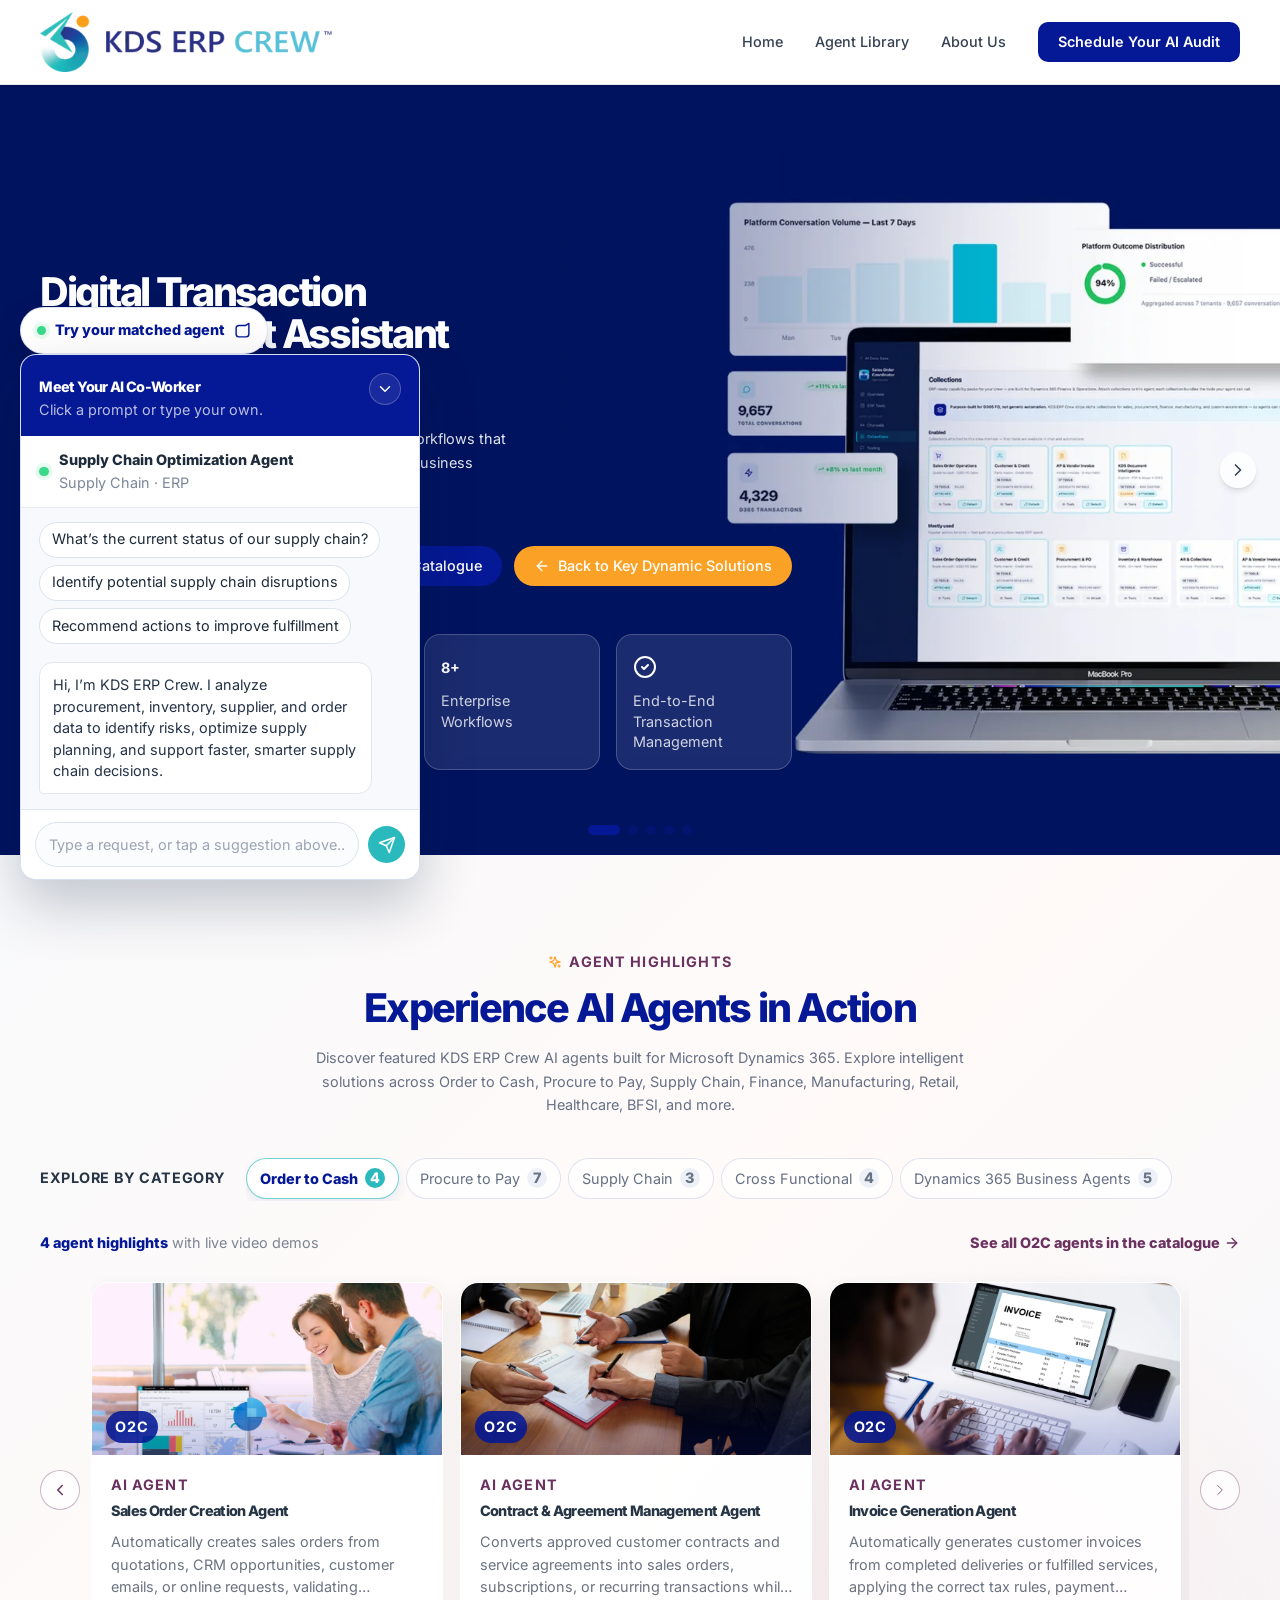
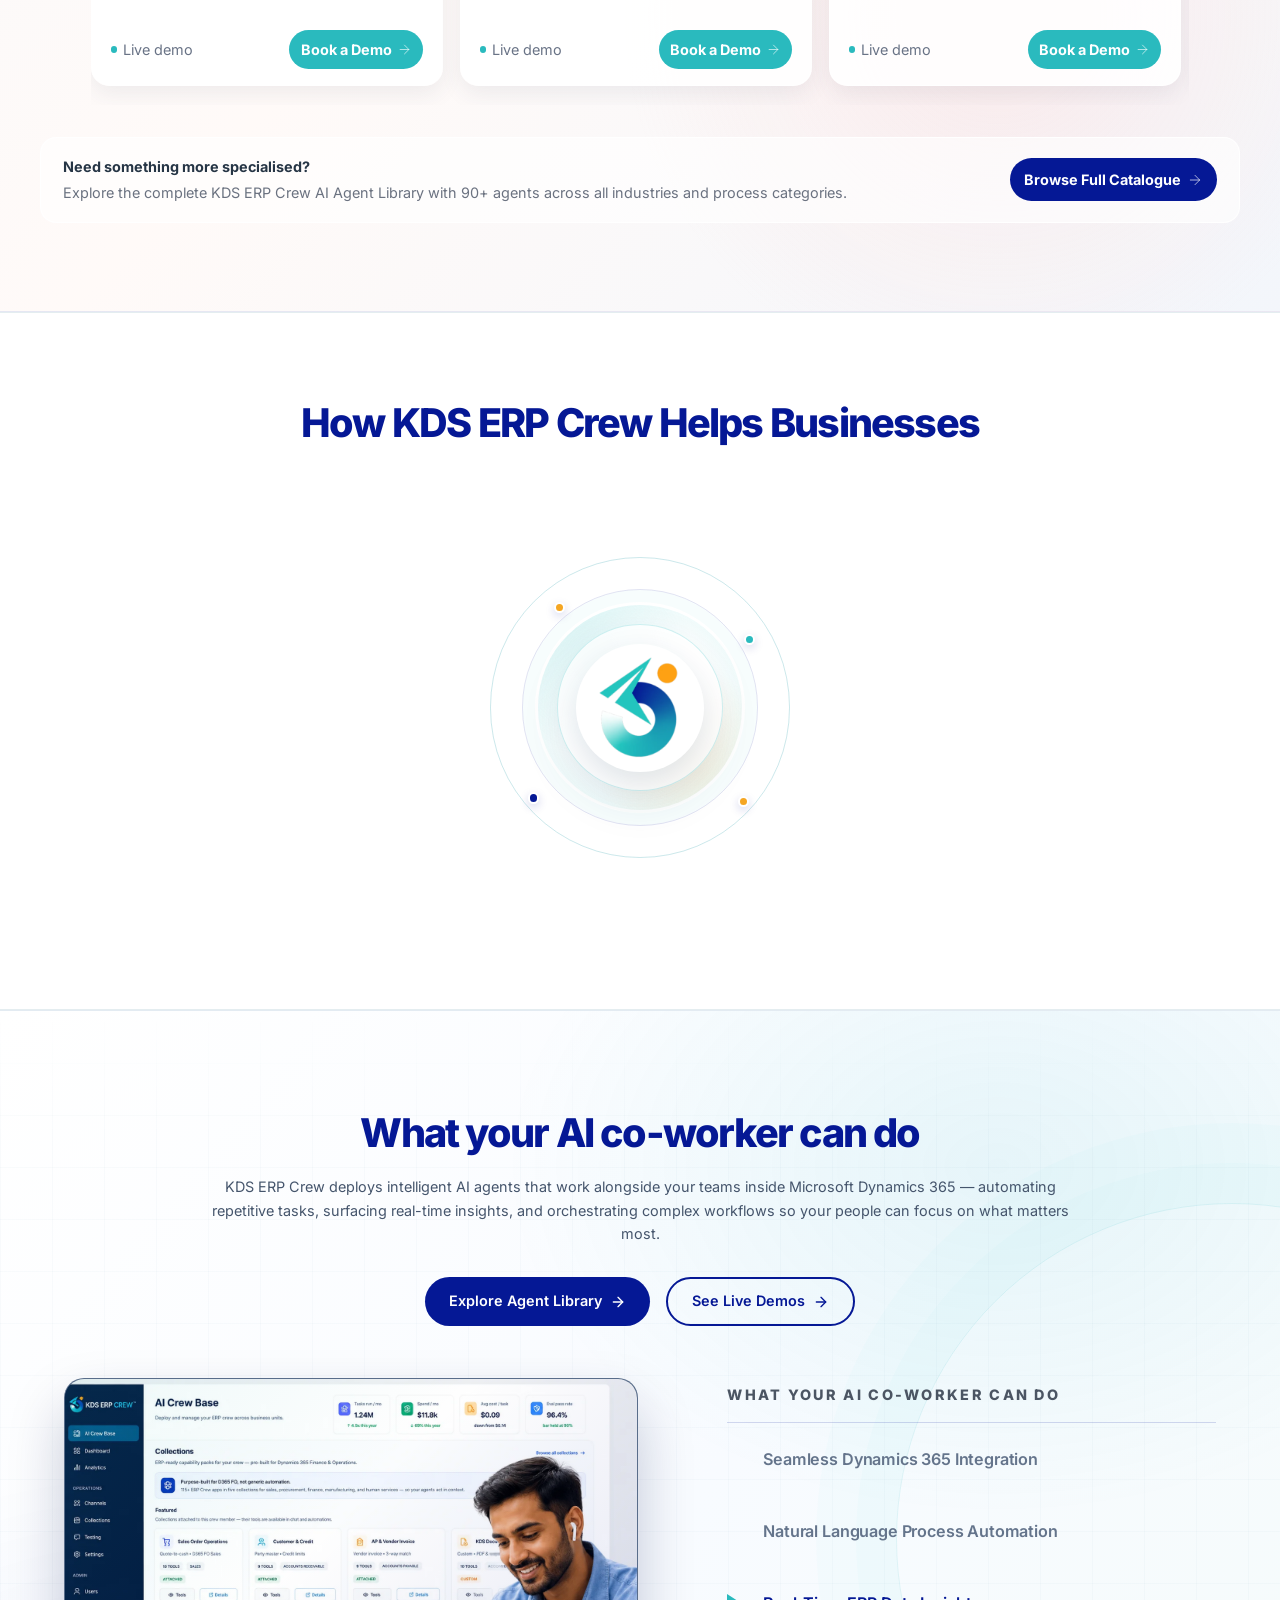
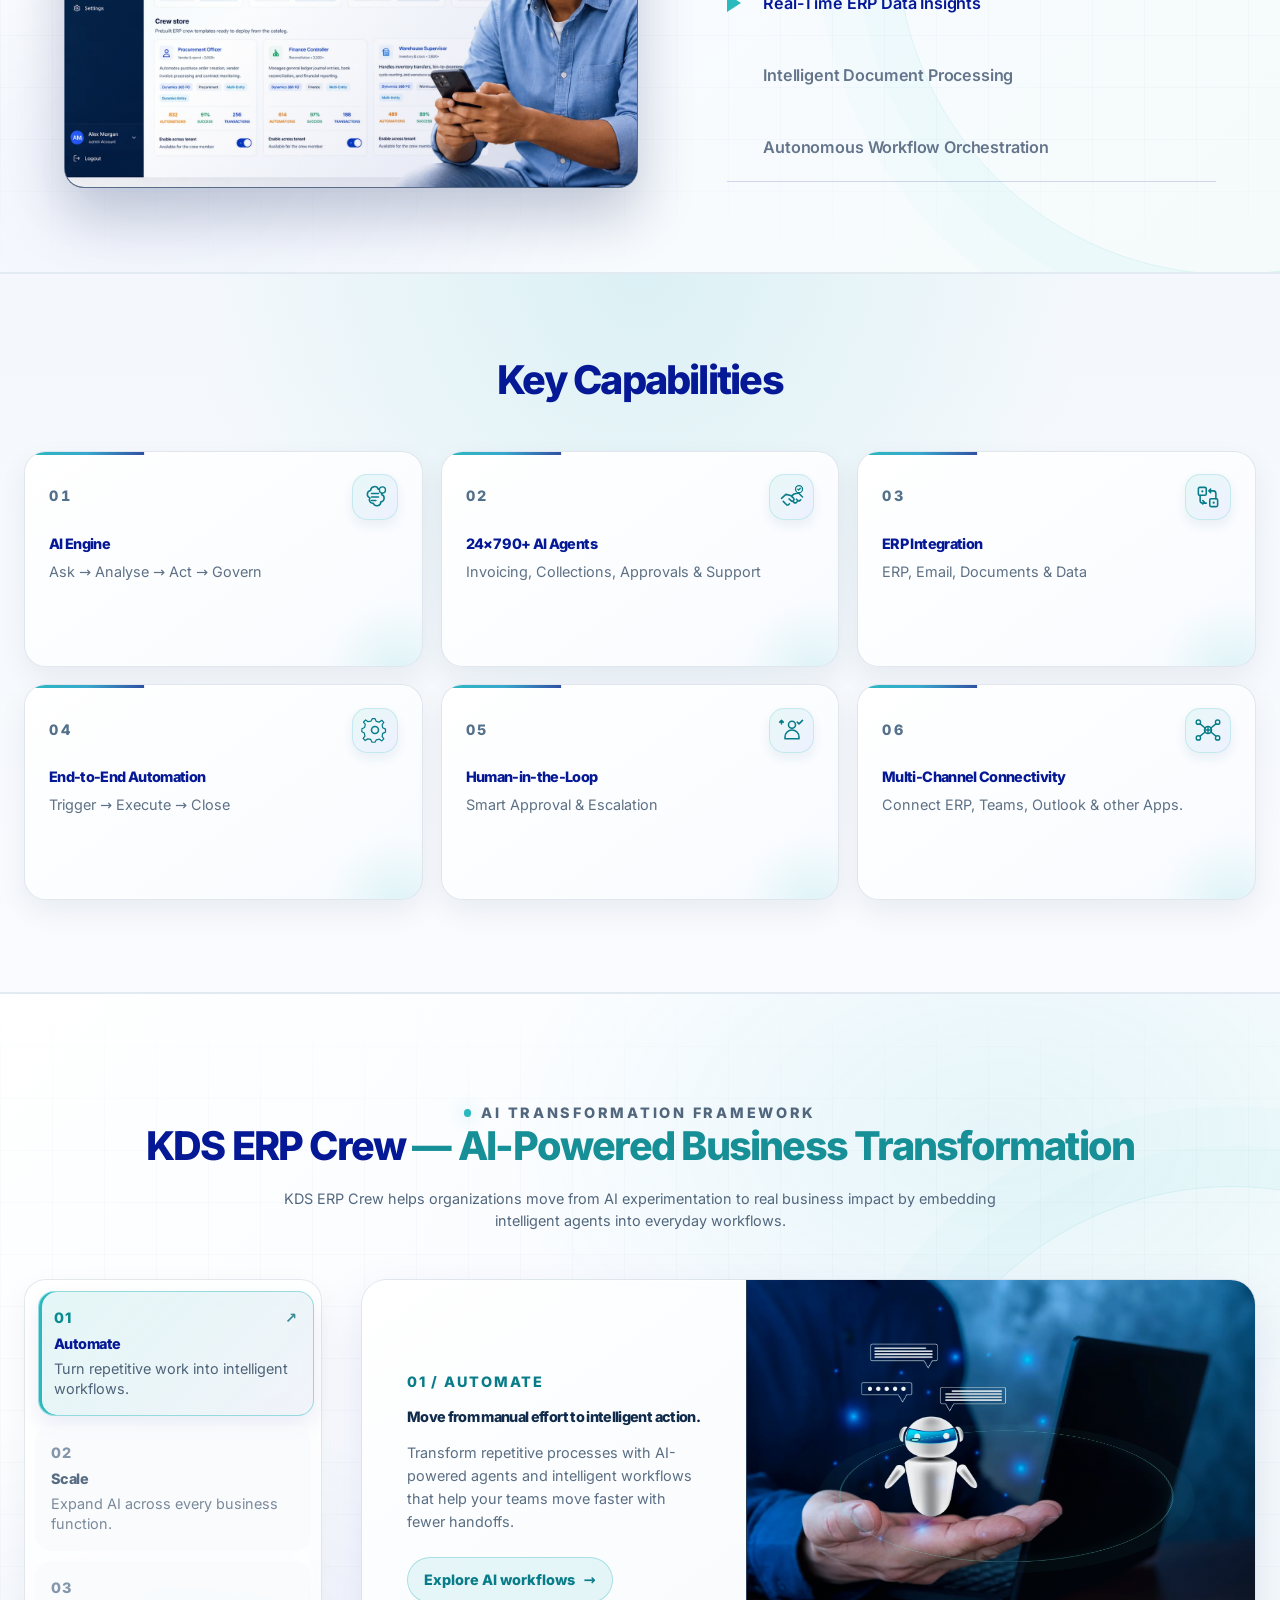
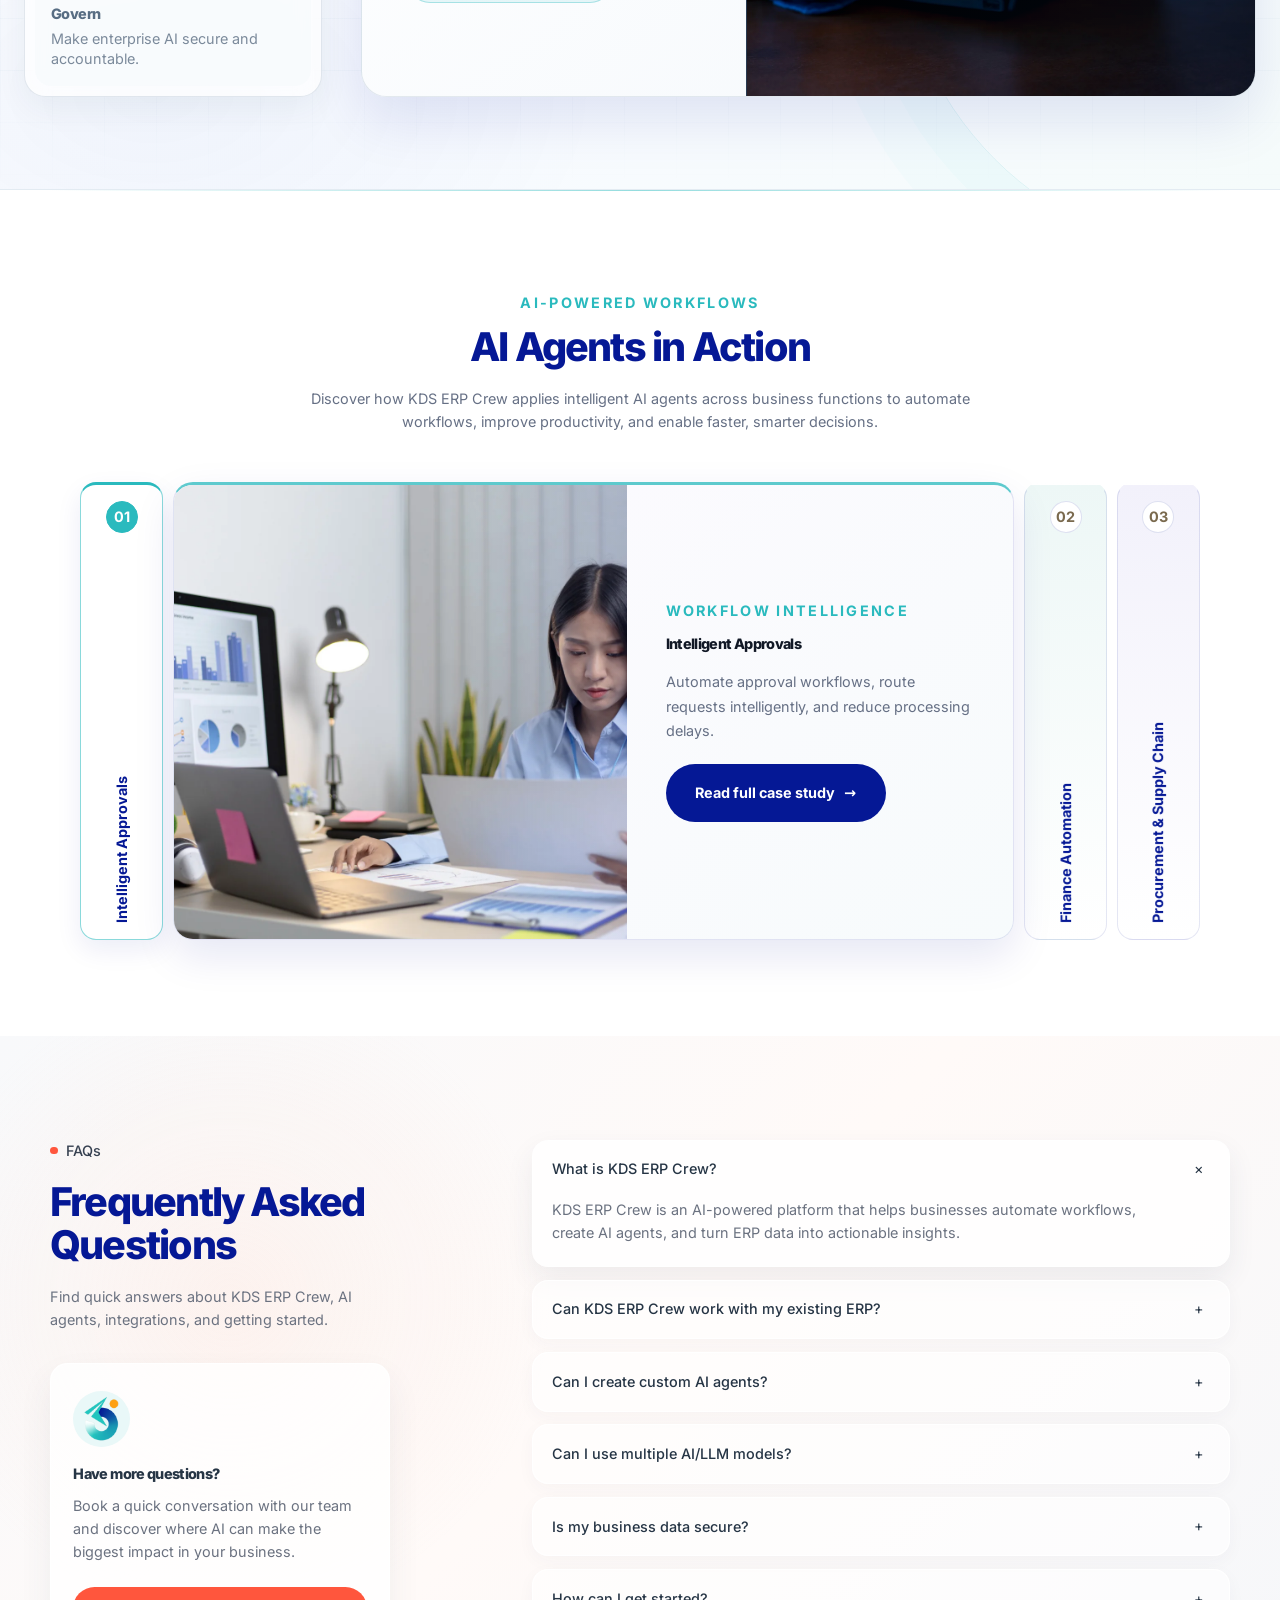
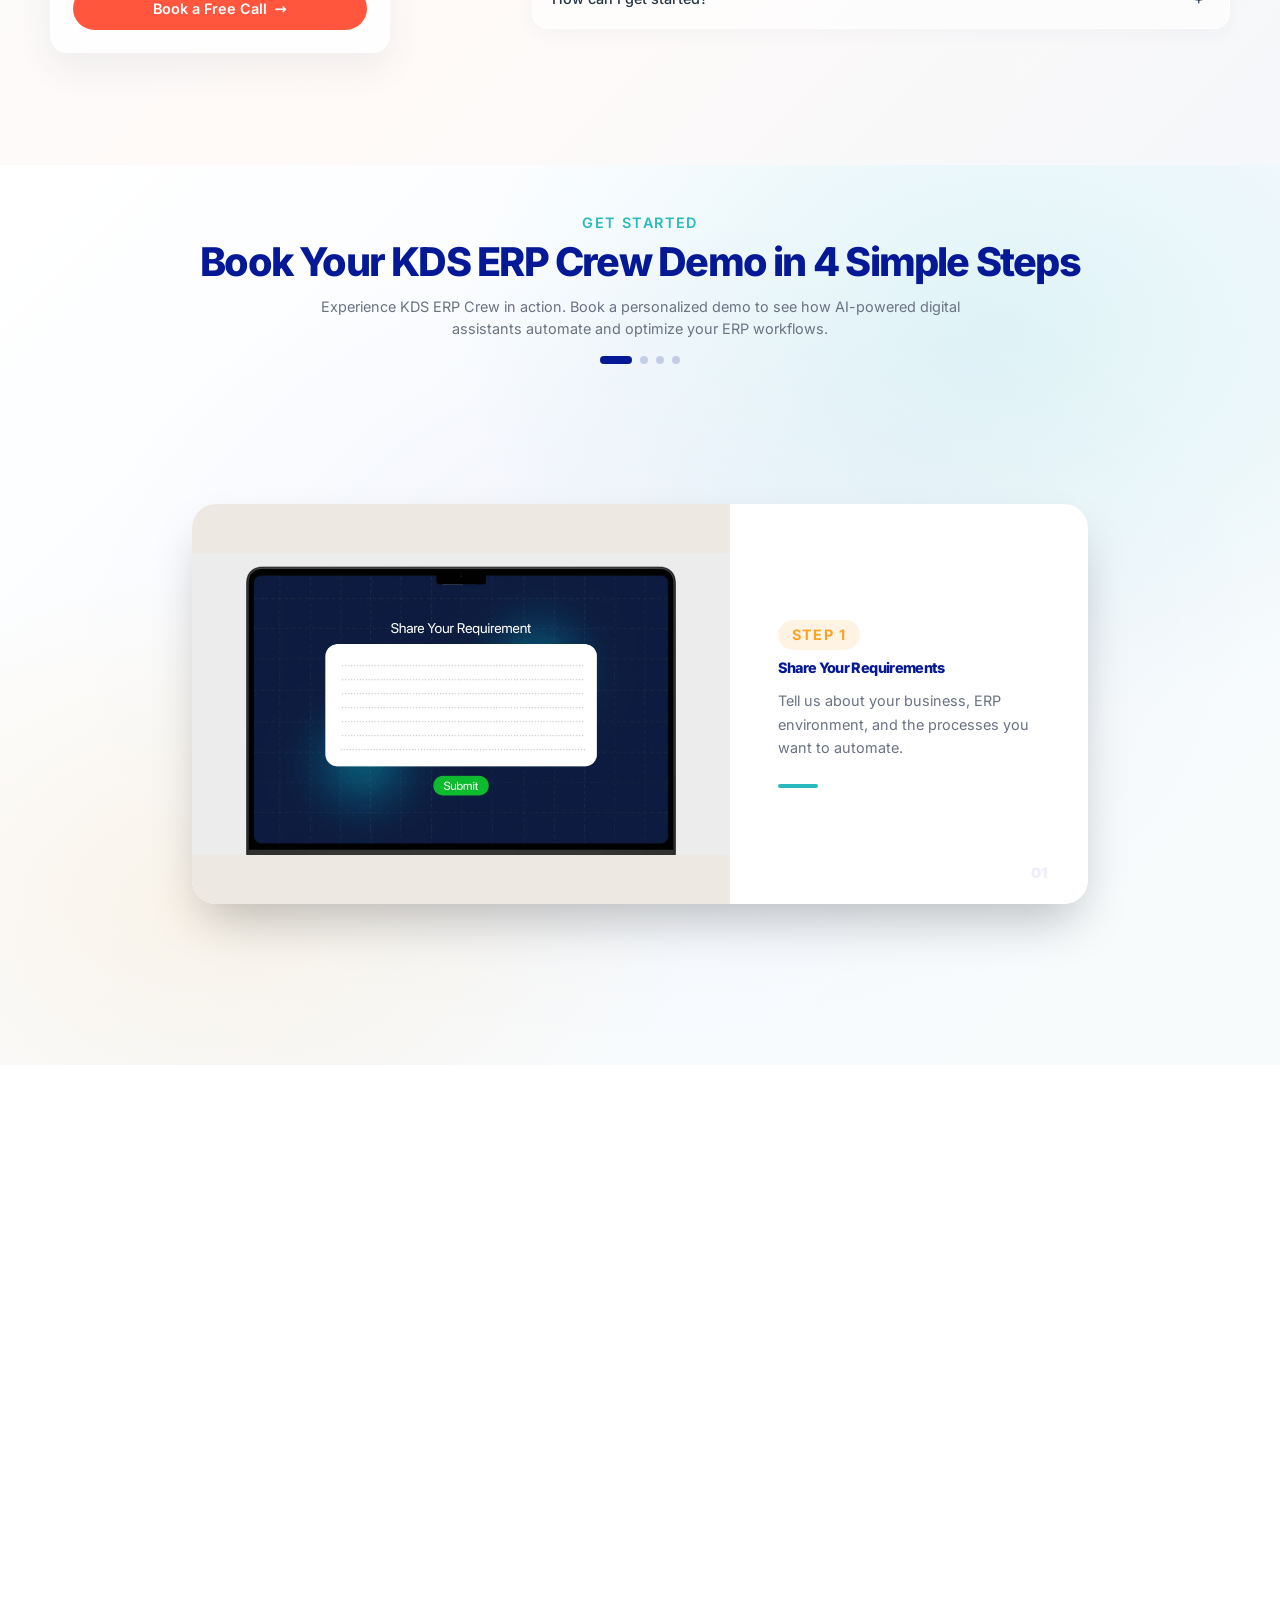
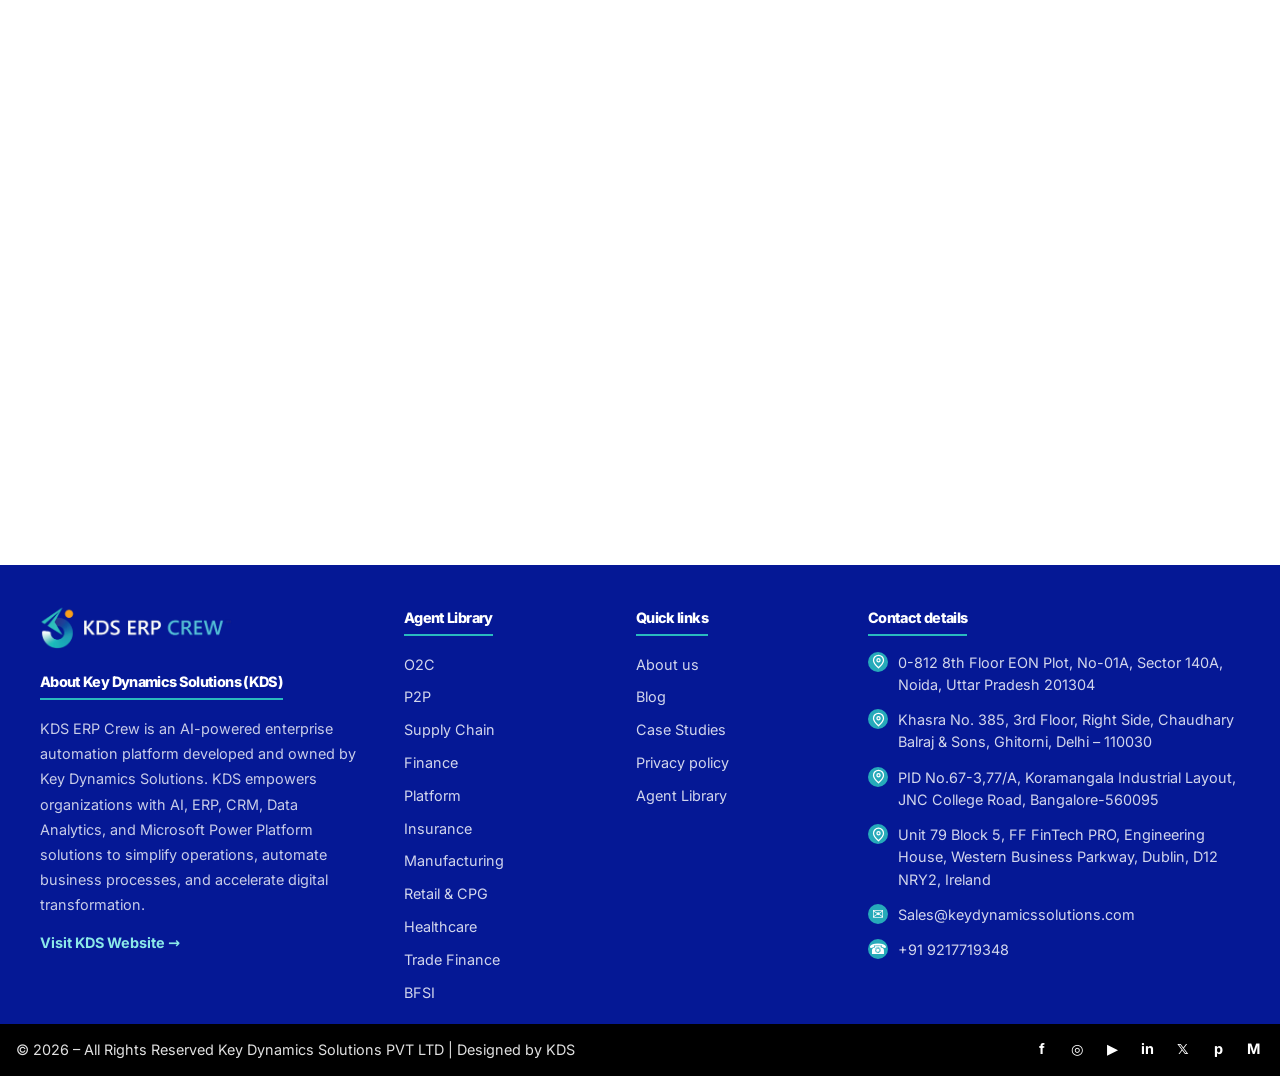
<file: index.html>
<!DOCTYPE html>
<html lang="en">
<head>
  <meta charset="utf-8" />
  <meta name="viewport" content="width=device-width, initial-scale=1" />
  <title>Enterprise AI Agent Catalogue — KDS ERP Crew</title>
  <meta name="description" content="A comprehensive library of enterprise AI agents built to automate, orchestrate, and optimize business processes across Microsoft Dynamics 365." />
  <meta property="og:title" content="Enterprise AI Agent Catalogue — KDS ERP Crew" />
  <meta property="og:description" content="90+ enterprise AI agents for Microsoft Dynamics 365 across Finance, Sales, Procurement, Supply Chain, Manufacturing, Retail, Healthcare, BFSI, Insurance, and more." />
  <meta property="og:type" content="website" />
  <link rel="icon" href="favicon.ico" type="image/x-icon" />
  <!-- Inter font: bundled for offline use; Google Fonts as online enhancement -->
  <style>
    @font-face {
      font-family: 'Inter';
      src: url('assets/fonts/inter.woff2') format('woff2');
      font-weight: 100 900;
      font-style: normal;
      font-display: swap;
    }
  </style>
  <link rel="stylesheet" href="css/styles.css" />
  <style>
    /* Additional styles for components not covered by utility classes */
    .hero-bg-layer img { transition: transform 6s ease-out, opacity 0.7s ease; }
    .modal-open { overflow: hidden; }
    .line-clamp-4 { display: -webkit-box; -webkit-line-clamp: 4; -webkit-box-orient: vertical; overflow: hidden; }
    /* Smooth scroll */
    html { scroll-behavior: smooth; }
    /* Keep hero copy visually balanced across all six slides. */
    #hero-heading {
      max-width: 24ch;
      min-height: 2.1em;
    }
    #hero-desc {
      max-width: 52ch;
      min-height: 4.5em;
    }
    .hero-content-stack,
    .hero-copy {
      display: flex;
      flex-direction: column;
      gap: 40px;
    }
    .hero-controls {
      width: fit-content;
      max-width: 100%;
      min-width: 0;
      align-self: flex-start;
      display: flex;
      flex-direction: column;
      gap: 40px;
    }
    .hero-cta-row {
      width: fit-content;
      max-width: 100%;
    }
    .hero-stats-grid {
      width: 100%;
      min-width: 0;
      contain: inline-size;
    }
    .hero-stats-grid > * {
      min-width: 0;
    }
    .hero-background-image { object-position: center top; }
    @media (max-width: 767px) {
      #hero-heading { max-width: 20ch; }
      #hero-desc { max-width: 40ch; }
      .hero-background-image { object-position: left top; }
    }
    @media (min-width: 768px) {
      .hero-content-stack,
      .hero-copy,
      .hero-controls {
        gap: 48px;
      }
    }

    /* ── Classes missing from the compiled Tailwind snapshot ── */

    /* Flex / layout */
    .justify-end { justify-content: flex-end }

    /* Spacing – fixed-pixel arbitrary values */
    .mt-\[30px\]  { margin-top: 30px }
    .mb-10        { margin-bottom: 2.5rem }
    .pb-\[85px\]  { padding-bottom: 85px }
    @media (min-width: 768px) {
      .md\:mb-\[70px\] { margin-bottom: 70px }
      .md\:mt-\[70px\] { margin-top: 70px }
    }

    /* Typography – arbitrary font sizes */
    .text-\[2\.55rem\]   { font-size: 2.55rem }
    @media (min-width: 768px) {
      .md\:text-\[3\.1875rem\] { font-size: 3.1875rem }
    }

    /* Colours with opacity modifiers */
    .text-white\/90   { color: rgb(255 255 255 / 0.9) }
    .text-white\/80   { color: rgb(255 255 255 / 0.8) }
    .bg-white\/10     { background-color: rgb(255 255 255 / 0.1) }
    .bg-white\/20     { background-color: rgb(255 255 255 / 0.2) }
    .border-white\/20 { border-color: rgb(255 255 255 / 0.2) }

    /* Grid */
    @media (min-width: 768px) {
      .md\:grid-cols-4 { grid-template-columns: repeat(4, minmax(0, 1fr)) }
    }

    /* ── Footer ──────────────────────────────────────────────────── */
    .footer-inner {
      display: flex;
      flex-direction: column;
      justify-content: space-between;
      gap: 3rem;
    }
    @media (min-width: 768px) {
      .footer-inner { flex-direction: row; align-items: flex-start; }
    }
    .footer-right {
      display: flex;
      flex-direction: column;
      gap: 1rem;
    }
    @media (min-width: 768px) {
      .footer-right { align-items: flex-end; text-align: right; align-self: flex-start; }
    }
    .footer-divider {
      width: 100%;
      border-top: 1px solid rgba(255,255,255,0.10);
    }
    .footer-social-btn {
      display: flex;
      height: 2.25rem;
      width: 2.25rem;
      align-items: center;
      justify-content: center;
      border-radius: 9999px;
      background-color: rgba(255,255,255,0.10);
      color: #fff;
      transition: background-color 0.15s;
    }
    .footer-social-btn:hover { background-color: rgba(255,255,255,0.25); }
    .footer-kds-link { transition: opacity 0.15s; }
    .footer-kds-link:hover { opacity: 0.80; }
    .footer-copyright {
      margin-top: 2.5rem;
      border-top: 1px solid rgba(255,255,255,0.10);
      padding-top: 1.5rem;
    }

    /* ── Demo Steps Section ──────────────────────────────────────── */
    /* Card inner: column on mobile, row on desktop */
    .dsc-inner {
      display: flex;
      height: 100%;
      width: 100%;
      flex-direction: column;
      overflow: hidden;
      border-radius: 1.5rem;
      background-color: #fff;
    }
    @media (min-width: 768px) {
      .dsc-inner { flex-direction: row; }
    }

    /* Image panel */
    .dsc-img-panel {
      position: relative;
      display: flex;
      flex-shrink: 0;
      align-items: center;
      justify-content: center;
      overflow: hidden;
      background-color: #ede8e1;
      height: 52vw;
      max-height: 340px;
      min-height: 180px;
    }
    @media (min-width: 768px) {
      .dsc-img-panel {
        height: 100%;
        max-height: none;
        min-height: 0;
        width: 60%;
      }
    }
    .dsc-img-panel img {
      height: 100%;
      width: 100%;
      object-fit: contain;
    }

    /* Text panel */
    .dsc-text-panel {
      position: relative;
      display: flex;
      flex: 1 1 0%;
      flex-direction: column;
      justify-content: center;
      min-width: 0;
      padding: 1.75rem;
    }
    .dsc-step-number {
      position: absolute;
      right: 2.5rem;
      bottom: 1.5rem;
      z-index: 0;
      margin: 0;
      pointer-events: none;
    }
    @media (min-width: 768px) {
      .dsc-text-panel { padding: 2.5rem; }
    }
    @media (min-width: 1024px) {
      .dsc-text-panel { padding: 3rem; }
    }

    /* Step heading */
    .dsc-heading {
      margin-top: 0.5rem;
      font-size: 1.25rem;
      font-weight: 700;
      line-height: 1.35;
      color: #051895;
    }
    @media (min-width: 768px) {
      .dsc-heading { font-size: 1.5rem; }
    }
    @media (min-width: 1024px) {
      .dsc-heading { font-size: 1.625rem; }
    }

    /* Card stack container responsive padding */
    .dsc-stack-container {
      position: relative;
      display: flex;
      flex: 1 1 0%;
      align-items: center;
      justify-content: center;
      overflow: clip;
      padding: 0 1rem 1.5rem;
    }
    @media (min-width: 768px) {
      .dsc-stack-container { padding: 0 2.5rem 2rem; }
    }
  </style>
  <link rel="stylesheet" href="css/responsive.css?v=[base64]" />
</head>
<body class="bg-background text-foreground">

  <!-- ═══════════════════════════════ HEADER ═══════════════════════════════ -->
  <header class="sticky top-0 z-50 w-full border-b border-gray-200 bg-white shadow-sm">
    <div class="mx-auto flex max-w-screen-2xl items-center justify-between px-6 py-3 md:px-10">
      <!-- Logo -->
      <a href="index.html">
        <img src="assets/images/kds-logo-header.webp" alt="KDS ERP Crew" class="h-[3.75rem] object-contain" />
      </a>

      <!-- Desktop nav -->
      <div class="hidden items-center gap-8 md:flex">
        <nav class="flex items-center gap-8">
          <a href="index.html" class="text-[15.4px] font-medium text-gray-700 transition hover:text-[#051895]">Home</a>
          <a href="agent-library.html" class="text-[15.4px] font-medium text-gray-700 transition hover:text-[#051895]">Agent Library</a>
          <a href="about.html" class="text-[15.4px] font-medium text-gray-700 transition hover:text-[#051895]">About Us</a>
        </nav>
        <button type="button" data-contact-modal-trigger
           class="inline-flex items-center rounded-md px-5 py-2.5 text-sm font-semibold text-white transition hover:brightness-110"
           style="background-color:#051895">Schedule Your AI Audit</button>
      </div>
    </div>
  </header>

  <!-- ═══════════════════════════════ HERO SECTION ═══════════════════════════════ -->
  <section id="hero-section" class="relative overflow-clip flex flex-col" style="height:max(44rem,calc(100svh - var(--header-h,5.375rem) - 45px));min-height:max(44rem,calc(100svh - var(--header-h,5.375rem) - 45px))">

    <!-- Background layers (crossfade) -->
    <div class="hero-bg-layer pointer-events-none absolute inset-0 duration-700 transition-opacity" style="z-index:1;opacity:1;">
      <img src="assets/images/hero-slide-1.webp" alt="" width="5197" height="2079" loading="eager" decoding="async" class="hero-background-image h-full w-full object-cover object-top" style="transform:scale(1.03)" />
    </div>
    <div class="hero-bg-layer pointer-events-none absolute inset-0 duration-700 transition-opacity" style="z-index:0;opacity:0;">
      <img src="assets/images/hero-slide-2.webp" alt="" width="5197" height="2079" loading="lazy" decoding="async" class="hero-background-image h-full w-full object-cover object-top" />
    </div>
    <div class="hero-bg-layer pointer-events-none absolute inset-0 duration-700 transition-opacity" style="z-index:0;opacity:0;">
      <img src="assets/images/hero-slide-4.webp" alt="" width="5197" height="2079" loading="lazy" decoding="async" class="hero-background-image h-full w-full object-cover object-top" />
    </div>
    <div class="hero-bg-layer pointer-events-none absolute inset-0 duration-700 transition-opacity" style="z-index:0;opacity:0;">
      <img src="assets/images/hero-slide-5.webp" alt="" width="5197" height="2079" loading="lazy" decoding="async" class="hero-background-image h-full w-full object-cover object-top" />
    </div>
    <div class="hero-bg-layer pointer-events-none absolute inset-0 duration-700 transition-opacity" style="z-index:0;opacity:0;">
      <img src="assets/images/hero-slide-6.webp" alt="" width="5197" height="2079" loading="lazy" decoding="async" class="hero-background-image h-full w-full object-cover object-top" />
    </div>


    <!-- Content -->
    <div class="relative z-10 mx-auto flex w-full max-w-screen-2xl flex-1 flex-col px-6 pt-10 md:px-10 md:pt-14">
      <div class="hero-content-stack mt-14 flex flex-1 flex-col justify-end max-w-5xl md:mt-20 pb-[85px]">

        <!-- Heading + description -->
        <div id="hero-text" class="hero-copy transition-all duration-300" style="opacity:1;transform:translateY(0)">
          <h1 id="hero-heading" class="font-bold leading-[1.05] tracking-tight text-[2.55rem] md:text-[3.1875rem] text-white">
            <span class="block">Digital Transaction</span>
            <span class="block">Management Assistant</span>
          </h1>
          <p id="hero-desc" class="text-base leading-relaxed text-white/90 md:text-lg">
            Transform ERP transactions into intelligent, AI-driven workflows that improve visibility, accelerate approvals, and streamline business operations.
          </p>
        </div>

        <!-- CTA buttons -->
        <div class="hero-controls">
        <div class="hero-cta-row flex flex-wrap items-center gap-3">
          <button id="hero-btn-highlights"
            class="inline-flex items-center gap-2 rounded-full px-5 py-2.5 text-sm font-medium text-brand-foreground shadow-lg transition hover:brightness-110"
            style="background-color:#2ababe">
            <svg xmlns="http://www.w3.org/2000/svg" width="16" height="16" viewBox="0 0 24 24" fill="none" stroke="currentColor" stroke-width="2" stroke-linecap="round" stroke-linejoin="round"><path d="m12 3-1.912 5.813a2 2 0 0 1-1.275 1.275L3 12l5.813 1.912a2 2 0 0 1 1.275 1.275L12 21l1.912-5.813a2 2 0 0 1 1.275-1.275L21 12l-5.813-1.912a2 2 0 0 1-1.275-1.275L12 3Z"/><path d="M5 3v4"/><path d="M19 17v4"/><path d="M3 5h4"/><path d="M17 19h4"/></svg>
            Agent Highlights
          </button>
          <button id="hero-btn-catalogue"
            class="inline-flex items-center gap-2 rounded-full px-5 py-2.5 text-sm font-medium text-white transition hover:brightness-110"
            style="background-color:#051895">
            <svg xmlns="http://www.w3.org/2000/svg" width="16" height="16" viewBox="0 0 24 24" fill="none" stroke="currentColor" stroke-width="2" stroke-linecap="round" stroke-linejoin="round"><path d="M2 3h6a4 4 0 0 1 4 4v14a3 3 0 0 0-3-3H2z"/><path d="M22 3h-6a4 4 0 0 0-4 4v14a3 3 0 0 1 3-3h7z"/></svg>
            Complete AI Agent Catalogue
          </button>
          <a href="https://keydynamicssolutions.com/" target="_blank" rel="noopener noreferrer"
            class="inline-flex items-center gap-2 rounded-full px-5 py-2.5 text-sm font-medium text-white transition hover:brightness-110"
            style="background-color:#fba226">
            <svg xmlns="http://www.w3.org/2000/svg" width="16" height="16" viewBox="0 0 24 24" fill="none" stroke="currentColor" stroke-width="2" stroke-linecap="round" stroke-linejoin="round"><path d="m12 19-7-7 7-7"/><path d="M19 12H5"/></svg>
            Back to Key Dynamic Solutions
          </a>
        </div>

        <!-- Stats grid (populated by JS) -->
        <div id="hero-stats" class="hero-stats-grid grid grid-cols-2 gap-3 md:grid-cols-4 md:gap-4"></div>
        </div>
      </div>
    </div>

    <!-- Nav arrows -->
    <button id="hero-prev" aria-label="Previous slide"
      class="absolute left-3 top-1/2 z-20 -translate-y-1/2 rounded-full bg-white/80 p-2 shadow-md backdrop-blur transition hover:bg-white md:left-6">
      <svg xmlns="http://www.w3.org/2000/svg" width="20" height="20" viewBox="0 0 24 24" fill="none" stroke="currentColor" stroke-width="2" stroke-linecap="round" stroke-linejoin="round" class="text-gray-700"><path d="m15 18-6-6 6-6"/></svg>
    </button>
    <button id="hero-next" aria-label="Next slide"
      class="absolute right-3 top-1/2 z-20 -translate-y-1/2 rounded-full bg-white/80 p-2 shadow-md backdrop-blur transition hover:bg-white md:right-6">
      <svg xmlns="http://www.w3.org/2000/svg" width="20" height="20" viewBox="0 0 24 24" fill="none" stroke="currentColor" stroke-width="2" stroke-linecap="round" stroke-linejoin="round" class="text-gray-700"><path d="m9 18 6-6-6-6"/></svg>
    </button>

    <!-- Pagination dots -->
    <div class="absolute bottom-5 left-1/2 z-20 flex -translate-x-1/2 gap-2">
      <button class="hero-dot h-2.5 rounded-full transition-all duration-300" aria-label="Go to slide 1" style="width:2rem;background-color:#051895"></button>
      <button class="hero-dot h-2.5 rounded-full transition-all duration-300" aria-label="Go to slide 2" style="width:0.625rem;background-color:rgba(5,24,149,0.3)"></button>
      <button class="hero-dot h-2.5 rounded-full transition-all duration-300" aria-label="Go to slide 3" style="width:0.625rem;background-color:rgba(5,24,149,0.3)"></button>
      <button class="hero-dot h-2.5 rounded-full transition-all duration-300" aria-label="Go to slide 4" style="width:0.625rem;background-color:rgba(5,24,149,0.3)"></button>
      <button class="hero-dot h-2.5 rounded-full transition-all duration-300" aria-label="Go to slide 5" style="width:0.625rem;background-color:rgba(5,24,149,0.3)"></button>
    </div>
  </section>

  <!-- ═════════════════════════ HIGHLIGHTS SECTION ═════════════════════════ -->
  <section id="highlights" class="highlights-section">
    <div class="highlights-section-inner">
      <div class="highlights-heading">
        <div class="highlights-eyebrow">
          <svg xmlns="http://www.w3.org/2000/svg" width="14" height="14" viewBox="0 0 24 24" fill="none" stroke="currentColor" stroke-width="2" stroke-linecap="round" stroke-linejoin="round"><path d="m12 3-1.912 5.813a2 2 0 0 1-1.275 1.275L3 12l5.813 1.912a2 2 0 0 1 1.275 1.275L12 21l1.912-5.813a2 2 0 0 1-1.275-1.275L21 12l-5.813-1.912a2 2 0 0 1-1.275-1.275L12 3Z"/><path d="M5 3v4"/><path d="M19 17v4"/><path d="M3 5h4"/><path d="M17 19h4"/></svg>
          Agent Highlights
        </div>
        <h2>Experience AI Agents in Action</h2>
        <p>Discover featured KDS ERP Crew AI agents built for Microsoft Dynamics 365. Explore intelligent solutions across Order to Cash, Procure to Pay, Supply Chain, Finance, Manufacturing, Retail, Healthcare, BFSI, and more.</p>
      </div>

      <div class="highlights-category-strip" aria-label="Agent categories">
        <span class="highlights-category-heading">Explore by category</span>
        <div id="highlights-tab-bar" class="highlights-category-list"></div>
      </div>

      <div class="highlights-results">
        <div class="highlights-results-header">
          <p class="highlights-results-count">
            <span id="highlights-count"></span>
            <span class="highlights-results-suffix">with live video demos</span>
          </p>
          <button id="highlights-browse-btn" class="highlights-browse-link">
            <span id="highlights-hint"></span>
            <svg xmlns="http://www.w3.org/2000/svg" width="16" height="16" viewBox="0 0 24 24" fill="none" stroke="currentColor" stroke-width="2" stroke-linecap="round" stroke-linejoin="round"><path d="M5 12h14"/><path d="m12 5 7 7-7 7"/></svg>
          </button>
        </div>

        <div class="highlights-carousel">
          <button id="highlights-prev" class="highlights-carousel-arrow" type="button" aria-label="Previous agent highlights">
            <svg xmlns="http://www.w3.org/2000/svg" width="18" height="18" viewBox="0 0 24 24" fill="none" stroke="currentColor" stroke-width="2" stroke-linecap="round" stroke-linejoin="round"><path d="m15 18-6-6 6-6"/></svg>
          </button>
          <div id="highlights-grid" class="highlights-carousel-track"></div>
          <button id="highlights-next" class="highlights-carousel-arrow" type="button" aria-label="Next agent highlights">
            <svg xmlns="http://www.w3.org/2000/svg" width="18" height="18" viewBox="0 0 24 24" fill="none" stroke="currentColor" stroke-linecap="round" stroke-linejoin="round"><path d="m9 18 6-6-6-6"/></svg>
          </button>
        </div>
      </div>

      <div class="highlights-bottom-cta">
        <div>
          <p>Need something more specialised?</p>
          <span>Explore the complete KDS ERP Crew AI Agent Library with 90+ agents across all industries and process categories.</span>
        </div>
        <a href="agent-library.html">
          Browse Full Catalogue
          <svg xmlns="http://www.w3.org/2000/svg" width="16" height="16" viewBox="0 0 24 24" fill="none" stroke="currentColor" stroke-linecap="round" stroke-linejoin="round"><path d="M5 12h14"/><path d="m12 5 7 7-7 7"/></svg>
        </a>
      </div>
    </div>
  </section>

  <!-- ═══════════════════════ BUSINESS BENEFITS ═══════════════════════ -->
  <section id="business-benefits" class="business-benefits" aria-labelledby="business-benefits-heading">
    <div class="business-benefits-inner">
      <header class="key-capabilities-heading">
        <h2 id="business-benefits-heading" class="ai-coworker-section-heading key-capabilities-heading-title">How KDS ERP Crew Helps Businesses</h2>
      </header>

      <div class="business-benefits-layout">
        <ul class="business-benefits-list" aria-label="Execution and visibility benefits">
          <li class="business-benefit">
            <span class="business-benefit-icon" aria-hidden="true">
              <svg viewBox="0 0 32 32" fill="none"><path d="M5 25V13h7v12M14 25V6h7v19M23 25v-9h5v9" stroke="currentColor" stroke-width="2" stroke-linecap="round" stroke-linejoin="round"/><path d="m6 9 6-4 5 2 8-4M22 3h4v4" stroke="currentColor" stroke-width="2" stroke-linecap="round" stroke-linejoin="round"/></svg>
            </span>
            <div class="business-benefit-copy">
              <h3>Faster ERP Execution</h3>
              <p>Simplify complex ERP tasks with AI-powered interactions.</p>
            </div>
            <div class="business-benefit-metric"><strong>~40%</strong><span>Faster task processing</span></div>
          </li>
          <li class="business-benefit">
            <span class="business-benefit-icon" aria-hidden="true">
              <svg viewBox="0 0 32 32" fill="none"><circle cx="16" cy="16" r="11" stroke="currentColor" stroke-width="2"/><path d="M10 16.5 14 20l8-9M16 2v4M16 26v4M2 16h4M26 16h4" stroke="currentColor" stroke-width="2" stroke-linecap="round" stroke-linejoin="round"/></svg>
            </span>
            <div class="business-benefit-copy">
              <h3>Intelligent Approvals</h3>
              <p>Route, prioritize, escalate, and track approvals automatically.</p>
            </div>
            <div class="business-benefit-metric"><strong>~40%</strong><span>Faster Approvals</span></div>
          </li>
          <li class="business-benefit">
            <span class="business-benefit-icon" aria-hidden="true">
              <svg viewBox="0 0 32 32" fill="none"><rect x="3" y="5" width="11" height="9" rx="2" stroke="currentColor" stroke-width="2"/><rect x="18" y="18" width="11" height="9" rx="2" stroke="currentColor" stroke-width="2"/><path d="M14 9h5a4 4 0 0 1 4 4v5M18 23h-5a4 4 0 0 1-4-4v-5M16 7l3 2-3 2M16 21l-3 2 3 2" stroke="currentColor" stroke-width="2" stroke-linecap="round" stroke-linejoin="round"/></svg>
            </span>
            <div class="business-benefit-copy">
              <h3>Cross-ERP Visibility</h3>
              <p>Connect data across multiple ERP systems and applications.</p>
            </div>
            <div class="business-benefit-metric"><strong>~40%</strong><span>Faster Reporting</span></div>
          </li>
        </ul>

        <div class="business-benefits-orbit" role="img" aria-label="KDS ERP Crew connects intelligent AI agents across your business">
          <span class="business-orbit-ring business-orbit-ring-outer"></span>
          <span class="business-orbit-ring business-orbit-ring-middle"></span>
          <span class="business-orbit-ring business-orbit-ring-inner"></span>
          <i class="business-orbit-dot business-orbit-dot-one"></i>
          <i class="business-orbit-dot business-orbit-dot-two"></i>
          <i class="business-orbit-dot business-orbit-dot-three"></i>
          <i class="business-orbit-dot business-orbit-dot-four"></i>
          <div class="business-orbit-mark">
            <img src="assets/images/kds-mark-faq.webp" alt="" aria-hidden="true" loading="lazy">
          </div>
        </div>

        <ul class="business-benefits-list" aria-label="Automation and governance benefits">
          <li class="business-benefit">
            <span class="business-benefit-icon" aria-hidden="true">
              <svg viewBox="0 0 32 32" fill="none"><path d="M16 4v4M16 24v4M4 16h4M24 16h4M7.5 7.5l2.8 2.8m11.4 11.4 2.8 2.8m0-17-2.8 2.8M10.3 21.7l-2.8 2.8" stroke="currentColor" stroke-width="2" stroke-linecap="round"/><circle cx="16" cy="16" r="7" stroke="currentColor" stroke-width="2"/><path d="m14 16 1.5 1.5L19 14" stroke="currentColor" stroke-width="2" stroke-linecap="round" stroke-linejoin="round"/></svg>
            </span>
            <div class="business-benefit-copy">
              <h3>Transaction &amp; Workflow Automation</h3>
              <p>Automate transactions, workflows, checks, and repetitive tasks.</p>
            </div>
            <div class="business-benefit-metric"><strong>~60%</strong><span>Less Manual Effort</span></div>
          </li>
          <li class="business-benefit">
            <span class="business-benefit-icon" aria-hidden="true">
              <svg viewBox="0 0 32 32" fill="none"><path d="M4 26h24M7 22v-6h5v6M14 22V9h5v13M21 22v-9h5v9M7 11l6-5 5 2 7-5M22 3h4v4" stroke="currentColor" stroke-width="2" stroke-linecap="round" stroke-linejoin="round"/></svg>
            </span>
            <div class="business-benefit-copy">
              <h3>Real-Time Insights</h3>
              <p>Turn ERP data into KPIs, dashboards &amp; insights.</p>
            </div>
            <div class="business-benefit-metric"><strong>~50%</strong><span>Faster Insights</span></div>
          </li>
          <li class="business-benefit">
            <span class="business-benefit-icon" aria-hidden="true">
              <svg viewBox="0 0 32 32" fill="none"><path d="M16 3 27 7v8c0 7-4.7 11.7-11 14-6.3-2.3-11-7-11-14V7l11-4Z" stroke="currentColor" stroke-width="2" stroke-linejoin="round"/><path d="m11 16 3.2 3.2L21.5 12" stroke="currentColor" stroke-width="2" stroke-linecap="round" stroke-linejoin="round"/></svg>
            </span>
            <div class="business-benefit-copy">
              <h3>Governed AI Execution</h3>
              <p>Apply approvals, rules &amp; audit controls.</p>
            </div>
            <div class="business-benefit-metric"><strong>~100%</strong><span>Audit trail coverage</span></div>
          </li>
        </ul>
      </div>
    </div>
  </section>

  <!-- ═══════════════════════ AI CO-WORKER SECTION ═══════════════════════ -->
  <section id="ai-co-worker-section" class="relative w-full overflow-hidden bg-white">
    <div class="ai-coworker-inner relative z-10 mx-auto max-w-screen-2xl px-6 py-20 md:px-10 md:py-24">
      <!-- Top: section heading and content -->
      <div class="ai-coworker-intro">
        <h2 class="ai-coworker-section-heading text-4xl font-extrabold leading-tight tracking-tight md:text-5xl" style="color:#051895;text-align:center">
          What your AI co-worker can do
        </h2>
        <p class="mt-5 text-base leading-relaxed text-slate-600" style="padding-right:0;text-align:center">
          KDS ERP Crew deploys intelligent AI agents that work alongside your teams inside Microsoft Dynamics&nbsp;365 — automating repetitive tasks, surfacing real-time insights, and orchestrating complex workflows so your people can focus on what matters most.
        </p>
        <div class="mt-8 flex flex-wrap justify-center gap-4">
          <a href="agent-library.html"
            class="inline-flex items-center gap-2 rounded-full px-6 py-3 text-sm font-semibold text-white transition hover:opacity-90"
            style="background:#051895">
            Explore Agent Library
            <svg xmlns="http://www.w3.org/2000/svg" width="16" height="16" viewBox="0 0 24 24" fill="none" stroke="currentColor" stroke-width="2" stroke-linecap="round" stroke-linejoin="round"><path d="M5 12h14"/><path d="m12 5 7 7-7 7"/></svg>
          </a>
          <a href="#highlights" onclick="event.preventDefault();document.getElementById('highlights').scrollIntoView({behavior:'smooth'})"
            class="inline-flex items-center gap-2 rounded-full border-2 px-6 py-3 text-sm font-semibold transition hover:bg-slate-50"
            style="border-color:#051895;color:#051895">
            See Live Demos
            <svg xmlns="http://www.w3.org/2000/svg" width="16" height="16" viewBox="0 0 24 24" fill="none" stroke="currentColor" stroke-width="2" stroke-linecap="round" stroke-linejoin="round"><path d="M5 12h14"/><path d="m12 5 7 7-7 7"/></svg>
          </a>
        </div>
      </div>

      <!-- Bottom: supplied visual on the left, rotating feature list on the right -->
      <div class="ai-coworker-feature-grid">
        <div class="ai-coworker-visual">
          <img src="assets/images/ai-crew-base.webp" alt="AI Crew Base dashboard for deploying and managing an ERP AI crew" loading="lazy" draggable="false" />
        </div>

        <div class="ai-coworker-features">
          <p class="ai-coworker-features-label">What your AI co-worker can do</p>
          <div id="wheel-container" aria-label="AI co-worker capabilities"
            style="position:relative;height:360px;overflow:hidden"></div>
        </div>
      </div>
    </div>
  </section>

  <!-- ═══════════════════════ KEY CAPABILITIES ═══════════════════════ -->
  <section id="key-capabilities" class="key-capabilities-section" aria-labelledby="key-capabilities-heading">
    <div class="key-capabilities-inner">
      <header class="key-capabilities-heading">
        <h2 id="key-capabilities-heading" class="ai-coworker-section-heading key-capabilities-heading-title">Key Capabilities</h2>
      </header>

      <ol class="key-capabilities-grid" aria-label="Key capabilities">
        <li class="key-capability">
          <span class="key-capability-number" aria-hidden="true">01</span>
          <div class="key-capability-copy">
            <h3>AI Engine</h3>
            <p>Ask → Analyse → Act → Govern</p>
          </div>
          <span class="key-capability-icon" aria-hidden="true">
            <svg viewBox="0 0 32 32" fill="none"><path d="M11 8.5a4.5 4.5 0 0 1 8.7-1.5 4 4 0 0 1 3.8 6.1 4.4 4.4 0 0 1-.8 8.5 4.5 4.5 0 0 1-8.7 1.5 4 4 0 0 1-3.8-6.1 4.4 4.4 0 0 1 .8-8.5Z" stroke="currentColor" stroke-width="1.8" stroke-linejoin="round"/><path d="M12 12h8m-8 4h8m-8 4h5" stroke="currentColor" stroke-width="1.8" stroke-linecap="round"/><circle cx="24.5" cy="8" r="3.5" fill="#e9f8f8" stroke="currentColor" stroke-width="1.5"/></svg>
          </span>
        </li>
        <li class="key-capability">
          <span class="key-capability-number" aria-hidden="true">02</span>
          <div class="key-capability-copy">
            <h3>24×7 90+ AI Agents</h3>
            <p>Invoicing, Collections, Approvals &amp; Support</p>
          </div>
          <span class="key-capability-icon" aria-hidden="true">
            <svg viewBox="0 0 32 32" fill="none"><path d="M4 17.5 9 13l5.5 1.2 3.2 3.1a2 2 0 0 1-2.8 2.9l-2.3-2M28 16l-4.5-4.5-5.2 1-3 2.8M6 21l3.5 3.5a2 2 0 0 0 2.8 0l.8-.8M17 21l1.2 1.2a2 2 0 0 0 2.8 0l.8-.8M21 18.5l1.4 1.4a2 2 0 0 0 2.8 0l.8-.8" stroke="currentColor" stroke-width="1.8" stroke-linecap="round" stroke-linejoin="round"/><circle cx="24" cy="7" r="4" fill="#e9f8f8" stroke="currentColor" stroke-width="1.5"/><path d="m22.5 7 1 1 2-2" stroke="currentColor" stroke-width="1.5" stroke-linecap="round" stroke-linejoin="round"/></svg>
          </span>
        </li>
        <li class="key-capability">
          <span class="key-capability-number" aria-hidden="true">03</span>
          <div class="key-capability-copy">
            <h3>ERP Integration</h3>
            <p>ERP, Email, Documents &amp; Data</p>
          </div>
          <span class="key-capability-icon" aria-hidden="true">
            <svg viewBox="0 0 32 32" fill="none"><rect x="5" y="5" width="9" height="9" rx="1.5" stroke="currentColor" stroke-width="1.8"/><rect x="18" y="18" width="9" height="9" rx="1.5" stroke="currentColor" stroke-width="1.8"/><path d="M18 9h4a3 3 0 0 1 3 3v6m-11 5h-4a3 3 0 0 1-3-3v-6m10-5 2-2m-2 2 2 2m-7 11-2-2m2 2-2 2" stroke="currentColor" stroke-width="1.8" stroke-linecap="round" stroke-linejoin="round"/><circle cx="9.5" cy="9.5" r="1.3" fill="currentColor"/><circle cx="22.5" cy="22.5" r="1.3" fill="currentColor"/></svg>
          </span>
        </li>
        <li class="key-capability">
          <span class="key-capability-number" aria-hidden="true">04</span>
          <div class="key-capability-copy">
            <h3>End-to-End Automation</h3>
            <p>Trigger → Execute → Close</p>
          </div>
          <span class="key-capability-icon" aria-hidden="true">
            <svg viewBox="0 0 32 32" fill="none"><circle cx="16" cy="16" r="4" stroke="currentColor" stroke-width="1.8"/><path d="m16 3 1.5 3.2 3.5.7 2.7-2 2.4 2.4-2 2.7.7 3.5 3.2 1.5v3.4l-3.2 1.5-.7 3.5 2 2.7-2.4 2.4-2.7-2-3.5.7L16 30h-3.4l-1.5-3.2-3.5-.7-2.7 2-2.4-2.4 2-2.7-.7-3.5L1 18v-3.4l3.2-1.5.7-3.5-2-2.7 2.4-2.4 2.7 2 3.5-.7L13 3h3Z" stroke="currentColor" stroke-width="1.4" stroke-linejoin="round"/></svg>
          </span>
        </li>
        <li class="key-capability">
          <span class="key-capability-number" aria-hidden="true">05</span>
          <div class="key-capability-copy">
            <h3>Human-in-the-Loop</h3>
            <p>Smart Approval &amp; Escalation</p>
          </div>
          <span class="key-capability-icon" aria-hidden="true">
            <svg viewBox="0 0 32 32" fill="none"><circle cx="16" cy="10" r="4" stroke="currentColor" stroke-width="1.8"/><path d="M8 26v-2a8 8 0 0 1 16 0v2H8Z" stroke="currentColor" stroke-width="1.8" stroke-linejoin="round"/><path d="m22 7 2 2 4-4M4 9V5m0 0L2 7m2-2 2 2" stroke="currentColor" stroke-width="1.8" stroke-linecap="round" stroke-linejoin="round"/></svg>
          </span>
        </li>
        <li class="key-capability">
          <span class="key-capability-number" aria-hidden="true">06</span>
          <div class="key-capability-copy">
            <h3>Multi-Channel Connectivity</h3>
            <p>Connect ERP, Teams, Outlook &amp; other Apps.</p>
          </div>
          <span class="key-capability-icon" aria-hidden="true">
            <svg viewBox="0 0 32 32" fill="none"><circle cx="16" cy="16" r="4" stroke="currentColor" stroke-width="1.8"/><circle cx="5" cy="7" r="2.5" stroke="currentColor" stroke-width="1.6"/><circle cx="27" cy="7" r="2.5" stroke="currentColor" stroke-width="1.6"/><circle cx="5" cy="25" r="2.5" stroke="currentColor" stroke-width="1.6"/><circle cx="27" cy="25" r="2.5" stroke="currentColor" stroke-width="1.6"/><path d="m7 9 6 5m12-5-6 5M7 23l6-5m12 5-6-5" stroke="currentColor" stroke-width="1.6" stroke-linecap="round"/><path d="M13 16h6m-3-3v6" stroke="currentColor" stroke-width="1.6" stroke-linecap="round"/></svg>
          </span>
        </li>
      </ol>
    </div>
  </section>

  <!-- ═══════════════ AI-POWERED BUSINESS TRANSFORMATION ═══════════════ -->
  <section id="transformation-section" class="transformation-section" aria-labelledby="transformation-heading">
    <div class="transformation-inner">
      <div class="transformation-intro">
        <p class="transformation-eyebrow">AI transformation framework</p>
        <h2 id="transformation-heading">
          KDS ERP Crew <span>— AI-Powered Business Transformation</span>
        </h2>
        <p>
          KDS ERP Crew helps organizations move from AI experimentation to real business impact by embedding intelligent agents into everyday workflows.
        </p>
      </div>

      <div class="transformation-framework">
        <div class="transformation-tabs" role="tablist" aria-label="AI transformation framework">
          <button id="transformation-tab-automate" class="transformation-tab is-active" type="button" role="tab" aria-selected="true" aria-controls="transformation-panel-automate" data-transformation-tab="automate">
            <span class="transformation-tab-topline">
              <span class="transformation-tab-number">01</span>
              <span class="transformation-tab-arrow" aria-hidden="true">↗</span>
            </span>
            <span class="transformation-tab-title">Automate</span>
            <span class="transformation-tab-description">Turn repetitive work into intelligent workflows.</span>
          </button>

          <button id="transformation-tab-scale" class="transformation-tab" type="button" role="tab" aria-selected="false" aria-controls="transformation-panel-scale" data-transformation-tab="scale" tabindex="-1">
            <span class="transformation-tab-topline">
              <span class="transformation-tab-number">02</span>
              <span class="transformation-tab-arrow" aria-hidden="true">↗</span>
            </span>
            <span class="transformation-tab-title">Scale</span>
            <span class="transformation-tab-description">Expand AI across every business function.</span>
          </button>

          <button id="transformation-tab-govern" class="transformation-tab" type="button" role="tab" aria-selected="false" aria-controls="transformation-panel-govern" data-transformation-tab="govern" tabindex="-1">
            <span class="transformation-tab-topline">
              <span class="transformation-tab-number">03</span>
              <span class="transformation-tab-arrow" aria-hidden="true">↗</span>
            </span>
            <span class="transformation-tab-title">Govern</span>
            <span class="transformation-tab-description">Make enterprise AI secure and accountable.</span>
          </button>
        </div>

        <div class="transformation-panels">
          <article id="transformation-panel-automate" class="transformation-panel is-active" role="tabpanel" aria-labelledby="transformation-tab-automate" data-transformation-panel="automate">
            <div class="transformation-panel-copy">
              <p class="transformation-panel-kicker">01 / Automate</p>
              <h3>Move from manual effort to intelligent action.</h3>
              <p>Transform repetitive processes with AI-powered agents and intelligent workflows that help your teams move faster with fewer handoffs.</p>
              <a class="transformation-panel-link" href="#agents-in-action-section" onclick="event.preventDefault();scrollToSection('agents-in-action-section')">
                Explore AI workflows
                <span aria-hidden="true">→</span>
              </a>
            </div>
            <div class="transformation-panel-image">
              <img src="assets/images/ai-transformation-scale.webp" alt="Digital AI assistant floating above an open hand beside a laptop" loading="lazy" />
              <span class="transformation-image-orbit" aria-hidden="true"></span>
            </div>
          </article>

          <article id="transformation-panel-scale" class="transformation-panel" role="tabpanel" aria-labelledby="transformation-tab-scale" data-transformation-panel="scale" hidden>
            <div class="transformation-panel-copy">
              <p class="transformation-panel-kicker">02 / Scale</p>
              <h3>Give every function an intelligent co-worker.</h3>
              <p>Expand AI across business functions with configurable agents, reusable workflows, and the flexibility to bring the right models to every use case.</p>
              <a class="transformation-panel-link" href="#highlights" onclick="event.preventDefault();scrollToSection('highlights')">
                Browse agent highlights
                <span aria-hidden="true">→</span>
              </a>
            </div>
            <div class="transformation-panel-image">
              <img src="assets/images/ai-transformation-scale.webp" alt="Digital AI assistant floating above an open hand beside a laptop" loading="lazy" />
              <span class="transformation-image-orbit" aria-hidden="true"></span>
            </div>
          </article>

          <article id="transformation-panel-govern" class="transformation-panel" role="tabpanel" aria-labelledby="transformation-tab-govern" data-transformation-panel="govern" hidden>
            <div class="transformation-panel-copy">
              <p class="transformation-panel-kicker">03 / Govern</p>
              <h3>Build trust into every AI decision.</h3>
              <p>Enable secure, controlled AI adoption with enterprise-focused governance, auditable actions, and human oversight where it matters most.</p>
            </div>
            <div class="transformation-panel-image">
              <img src="assets/images/ai-transformation-govern.webp" alt="Laptop displaying digital security locks and governance controls" loading="lazy" />
              <span class="transformation-image-orbit" aria-hidden="true"></span>
            </div>
          </article>
        </div>
      </div>
    </div>
  </section>

  <!-- ═══════════════════════ AI AGENTS IN ACTION ═══════════════════════ -->
  <section id="agents-in-action-section" class="agents-action-section" aria-labelledby="agents-action-heading">
    <div class="agents-action-inner">
      <div class="agents-action-intro">
        <p class="agents-action-eyebrow">AI-powered workflows</p>
        <h2 id="agents-action-heading">AI Agents in Action</h2>
        <p>Discover how KDS ERP Crew applies intelligent AI agents across business functions to automate workflows, improve productivity, and enable faster, smarter decisions.</p>
      </div>

      <div class="agents-action-experience">
        <div class="agents-action-tabs" role="group" aria-label="AI agent workflows">
          <div class="agents-action-tab-group is-active">
            <button id="agents-action-tab-approvals" class="agents-action-tab is-active" type="button" aria-expanded="true" aria-controls="agents-action-panel-approvals" data-agent-action-tab="approvals">
              <span class="agents-action-tab-number" aria-hidden="true">01</span>
              <span class="agents-action-tab-title">Intelligent Approvals</span>
            </button>
            <article id="agents-action-panel-approvals" class="agents-action-panel is-active" role="region" aria-labelledby="agents-action-tab-approvals" data-agent-action-panel="approvals">
              <div class="agents-action-image-wrap">
                <img src="assets/images/intelligent-approvals.webp" alt="Business professional working with approval and analytics workflows" loading="lazy" />
              </div>
              <div class="agents-action-card-body">
                <p class="agents-action-card-label">Workflow intelligence</p>
                <h3>Intelligent Approvals</h3>
                <p class="agents-action-description">Automate approval workflows, route requests intelligently, and reduce processing delays.</p>
                <button class="agents-action-case-study-button" type="button" disabled title="Full case study link coming soon">
                  Read full case study <span aria-hidden="true">→</span>
                </button>
              </div>
            </article>
          </div>

          <div class="agents-action-tab-group">
            <button id="agents-action-tab-finance" class="agents-action-tab" type="button" aria-expanded="false" aria-controls="agents-action-panel-finance" data-agent-action-tab="finance">
              <span class="agents-action-tab-number" aria-hidden="true">02</span>
              <span class="agents-action-tab-title">Finance Automation</span>
            </button>
            <article id="agents-action-panel-finance" class="agents-action-panel" role="region" aria-labelledby="agents-action-tab-finance" data-agent-action-panel="finance" hidden>
              <div class="agents-action-image-wrap">
                <img src="assets/images/finance-automation.webp" alt="Finance professional reviewing financial reports and charts" loading="lazy" />
              </div>
              <div class="agents-action-card-body">
                <p class="agents-action-card-label">Finance operations</p>
                <h3>Finance Automation</h3>
                <p class="agents-action-description">Streamline invoices, reconciliation, reporting, and repetitive finance operations.</p>
                <button class="agents-action-case-study-button" type="button" disabled title="Full case study link coming soon">
                  Read full case study <span aria-hidden="true">→</span>
                </button>
              </div>
            </article>
          </div>

          <div class="agents-action-tab-group">
            <button id="agents-action-tab-procurement" class="agents-action-tab" type="button" aria-expanded="false" aria-controls="agents-action-panel-procurement" data-agent-action-tab="procurement">
              <span class="agents-action-tab-number" aria-hidden="true">03</span>
              <span class="agents-action-tab-title">Procurement &amp; Supply Chain</span>
            </button>
            <article id="agents-action-panel-procurement" class="agents-action-panel" role="region" aria-labelledby="agents-action-tab-procurement" data-agent-action-panel="procurement" hidden>
              <div class="agents-action-image-wrap">
                <img src="assets/images/procurement-supply-chain.webp" alt="Warehouse team coordinating procurement and supply chain operations" loading="lazy" />
              </div>
              <div class="agents-action-card-body">
                <p class="agents-action-card-label">Connected operations</p>
                <h3>Procurement &amp; Supply Chain</h3>
                <p class="agents-action-description">Automate purchasing, monitor operations, and improve supply chain visibility.</p>
                <button class="agents-action-case-study-button" type="button" disabled title="Full case study link coming soon">
                  Read full case study <span aria-hidden="true">→</span>
                </button>
              </div>
            </article>
          </div>
        </div>
      </div>
    </div>
  </section>

  <!-- ═══════════════════════ FAQ SECTION ═══════════════════════ -->
  <section id="faq-section" class="faq-section" aria-labelledby="faq-heading">
    <div class="faq-inner">
      <div class="faq-layout">
        <div class="faq-sidebar">
          <div class="faq-intro">
            <p class="faq-eyebrow"><span aria-hidden="true"></span> FAQs</p>
            <h2 id="faq-heading">Frequently Asked Questions</h2>
            <p>Find quick answers about KDS ERP Crew, AI agents, integrations, and getting started.</p>
          </div>

          <aside class="faq-callout">
            <div class="faq-callout-avatar">
              <img src="assets/images/kds-mark-faq.webp" alt="KDS ERP Crew icon" />
            </div>
            <h3>Have more questions?</h3>
            <p>Book a quick conversation with our team and discover where AI can make the biggest impact in your business.</p>
            <button type="button" data-contact-modal-trigger>Book a Free Call <span aria-hidden="true">→</span></button>
          </aside>
        </div>

        <div class="faq-list">
          <details class="faq-item" open>
            <summary>What is KDS ERP Crew?</summary>
            <div class="faq-answer">
              <p>KDS ERP Crew is an AI-powered platform that helps businesses automate workflows, create AI agents, and turn ERP data into actionable insights.</p>
            </div>
          </details>

          <details class="faq-item">
            <summary>Can KDS ERP Crew work with my existing ERP?</summary>
            <div class="faq-answer">
              <p>Yes. It can work alongside your existing ERP systems without requiring you to replace your core ERP.</p>
            </div>
          </details>

          <details class="faq-item">
            <summary>Can I create custom AI agents?</summary>
            <div class="faq-answer">
              <p>Yes. AI agents can be configured and customized around your specific business processes and workflows.</p>
            </div>
          </details>

          <details class="faq-item">
            <summary>Can I use multiple AI/LLM models?</summary>
            <div class="faq-answer">
              <p>Yes. KDS ERP Crew provides flexibility to connect and use multiple AI/LLM models based on your business requirements.</p>
            </div>
          </details>

          <details class="faq-item">
            <summary>Is my business data secure?</summary>
            <div class="faq-answer">
              <p>KDS ERP Crew is designed with enterprise-focused security and controlled access to help protect your business data.</p>
            </div>
          </details>

          <details class="faq-item">
            <summary>How can I get started?</summary>
            <div class="faq-answer">
              <p>Start with a Proof of Concept (POC) to explore how KDS ERP Crew can automate and improve your specific business processes.</p>
            </div>
          </details>
        </div>
      </div>
    </div>
  </section>

  <!-- ════════════════════════ DEMO STEPS SECTION ════════════════════════ -->
  <section id="demo-steps-section" class="relative" style="height:400vh">
    <div class="sticky top-0 flex h-[100dvh] flex-col overflow-clip demo-steps-surface">

      <!-- Section header -->
      <div class="flex-shrink-0 px-6 pb-4 pt-10 text-center md:pt-12">
        <p class="mb-2 text-xs font-semibold uppercase tracking-widest" style="color:#2ababe">Get Started</p>
        <h2 class="text-3xl font-bold tracking-tight md:text-4xl lg:text-[2.5rem]" style="color:#051895">
          Book Your KDS ERP Crew Demo in 4 Simple Steps
        </h2>
        <p class="mx-auto mt-3 max-w-2xl text-base text-gray-500 md:text-[1.0625rem]">
          Experience KDS ERP Crew in action. Book a personalized demo to see how AI-powered digital assistants automate and optimize your ERP workflows.
        </p>
      </div>

      <!-- Progress dots -->
      <div class="flex-shrink-0 flex items-center justify-center gap-2 pb-3">
        <div class="demo-step-dot rounded-full transition-all duration-300" style="height:8px;width:32px;background-color:#051895"></div>
        <div class="demo-step-dot rounded-full transition-all duration-300" style="height:8px;width:8px;background-color:rgba(5,24,149,0.18)"></div>
        <div class="demo-step-dot rounded-full transition-all duration-300" style="height:8px;width:8px;background-color:rgba(5,24,149,0.18)"></div>
        <div class="demo-step-dot rounded-full transition-all duration-300" style="height:8px;width:8px;background-color:rgba(5,24,149,0.18)"></div>
      </div>

      <!-- Card stack -->
      <div class="dsc-stack-container">
        <div class="relative w-full max-w-4xl rounded-3xl shadow-2xl" style="height:min(400px,calc(100dvh - 250px))">
          <div class="absolute inset-0 overflow-hidden rounded-3xl">

            <!-- Step 1 -->
            <div class="demo-step-card-wrapper absolute inset-0" style="transform:translateY(0);z-index:1;will-change:transform">
              <div class="dsc-inner">
                <div class="dsc-img-panel">
                  <img src="assets/images/demo-step-1-new.webp" alt="A form on screen for entering personal information — step 1 of the KDS ERP Crew demo booking" draggable="false" />
                </div>
                <div class="dsc-text-panel">
                  <span class="inline-flex w-fit items-center rounded-full px-3.5 py-1 text-[11px] font-bold uppercase tracking-widest" style="background-color:rgba(251,162,38,0.12);color:#fba226">Step 1</span>
                  <p aria-hidden="true" class="dsc-step-number select-none font-black leading-none" style="font-size:clamp(3rem,6vw,5rem);color:rgba(5,24,149,0.07)">01</p>
                  <h3 class="dsc-heading">Share Your Requirements</h3>
                  <p class="mt-3 max-w-md text-[0.9375rem] leading-relaxed text-gray-500">Tell us about your business, ERP environment, and the processes you want to automate.</p>
                  <div class="mt-6 h-1 w-10 rounded-full" style="background-color:#2ababe"></div>
                </div>
              </div>
            </div>

            <!-- Step 2 -->
            <div class="demo-step-card-wrapper absolute inset-0" style="transform:translateY(110%);z-index:2;will-change:transform">
              <div class="dsc-inner">
                <div class="dsc-img-panel">
                  <img src="assets/images/demo-step-2-new.webp" alt="KDS ERP Crew operations dashboard showing AI-powered analytics and metrics" draggable="false" />
                </div>
                <div class="dsc-text-panel">
                  <span class="inline-flex w-fit items-center rounded-full px-3.5 py-1 text-[11px] font-bold uppercase tracking-widest" style="background-color:rgba(251,162,38,0.12);color:#fba226">Step 2</span>
                  <p aria-hidden="true" class="dsc-step-number select-none font-black leading-none" style="font-size:clamp(3rem,6vw,5rem);color:rgba(5,24,149,0.07)">02</p>
                  <h3 class="dsc-heading">Schedule Your Demo</h3>
                  <p class="mt-3 max-w-md text-[0.9375rem] leading-relaxed text-gray-500">Choose a convenient date and time for a personalized live demonstration with our ERP experts.</p>
                  <div class="mt-6 h-1 w-10 rounded-full" style="background-color:#2ababe"></div>
                </div>
              </div>
            </div>

            <!-- Step 3 -->
            <div class="demo-step-card-wrapper absolute inset-0" style="transform:translateY(110%);z-index:3;will-change:transform">
              <div class="dsc-inner">
                <div class="dsc-img-panel">
                  <img src="assets/images/demo-step-3-new.webp" alt="KDS ERP Crew live dashboard demonstrating real-time workflow automation" draggable="false" />
                </div>
                <div class="dsc-text-panel">
                  <span class="inline-flex w-fit items-center rounded-full px-3.5 py-1 text-[11px] font-bold uppercase tracking-widest" style="background-color:rgba(251,162,38,0.12);color:#fba226">Step 3</span>
                  <p aria-hidden="true" class="dsc-step-number select-none font-black leading-none" style="font-size:clamp(3rem,6vw,5rem);color:rgba(5,24,149,0.07)">03</p>
                  <h3 class="dsc-heading">Experience KDS ERP Crew</h3>
                  <p class="mt-3 max-w-md text-[0.9375rem] leading-relaxed text-gray-500">See AI-powered agents automate transactions, approvals, reporting, and business workflows in real time.</p>
                  <div class="mt-6 h-1 w-10 rounded-full" style="background-color:#2ababe"></div>
                </div>
              </div>
            </div>

            <!-- Step 4 -->
            <div class="demo-step-card-wrapper absolute inset-0" style="transform:translateY(110%);z-index:4;will-change:transform">
              <div class="dsc-inner">
                <div class="dsc-img-panel">
                  <img src="assets/images/demo-step-4-new.webp" alt="KDS ERP Crew logo on screen — ready to launch your enterprise AI journey" draggable="false" />
                </div>
                <div class="dsc-text-panel">
                  <span class="inline-flex w-fit items-center rounded-full px-3.5 py-1 text-[11px] font-bold uppercase tracking-widest" style="background-color:rgba(251,162,38,0.12);color:#fba226">Step 4</span>
                  <p aria-hidden="true" class="dsc-step-number select-none font-black leading-none" style="font-size:clamp(3rem,6vw,5rem);color:rgba(5,24,149,0.07)">04</p>
                  <h3 class="dsc-heading">Launch Your AI Journey</h3>
                  <p class="mt-3 max-w-md text-[0.9375rem] leading-relaxed text-gray-500">Receive a tailored implementation roadmap and discover how KDS ERP Crew can accelerate your enterprise transformation.</p>
                  <div class="mt-6 h-1 w-10 rounded-full" style="background-color:#2ababe"></div>
                </div>
              </div>
            </div>

          </div>
        </div>
      </div>
    </div>
  </section>

  <!-- ═══════════════════════════════ FOOTER ═══════════════════════════════ -->
  <footer class="site-footer">
    <style>@media(min-width:768px){footer{padding-left:2.5rem!important;padding-right:2.5rem!important}}</style>
    <div class="site-footer-content">
      <div class="site-footer-grid">
        <div class="site-footer-brand">
          <img class="site-footer-logo" src="assets/images/kds-logo-footer.webp" alt="KDS ERP Crew" />
          <h2 class="site-footer-heading">About Key Dynamics Solutions (KDS)</h2>
          <p class="site-footer-about">
            KDS ERP Crew is an AI-powered enterprise automation platform developed and owned by Key Dynamics Solutions. KDS empowers organizations with AI, ERP, CRM, Data Analytics, and Microsoft Power Platform solutions to simplify operations, automate business processes, and accelerate digital transformation.
          </p>
          <a class="site-footer-brand-link" href="https://keydynamicssolutions.com/" target="_blank" rel="noopener noreferrer">Visit KDS Website →</a>
        </div>

        <div>
          <h2 class="site-footer-heading">Agent Library</h2>
          <ul class="site-footer-links">
            <li><a href="agent-library.html#catalogue">O2C</a></li>
            <li><a href="agent-library.html#catalogue">P2P</a></li>
            <li><a href="agent-library.html#catalogue">Supply Chain</a></li>
            <li><a href="agent-library.html#catalogue">Finance</a></li>
            <li><a href="agent-library.html#catalogue">Platform</a></li>
            <li><a href="agent-library.html#catalogue">Insurance</a></li>
            <li><a href="agent-library.html#catalogue">Manufacturing</a></li>
            <li><a href="agent-library.html#catalogue">Retail &amp; CPG</a></li>
            <li><a href="agent-library.html#catalogue">Healthcare</a></li>
            <li><a href="agent-library.html#catalogue">Trade Finance</a></li>
            <li><a href="agent-library.html#catalogue">BFSI</a></li>
          </ul>
        </div>

        <div>
          <h2 class="site-footer-heading">Quick links</h2>
          <ul class="site-footer-links">
            <li><a href="about.html">About us</a></li>
            <li><a href="https://keydynamicssolutions.com/" target="_blank" rel="noopener noreferrer">Blog</a></li>
            <li><a href="https://keydynamicssolutions.com/" target="_blank" rel="noopener noreferrer">Case Studies</a></li>
            <li><a href="https://keydynamicssolutions.com/" target="_blank" rel="noopener noreferrer">Privacy policy</a></li>
            <li><a href="agent-library.html#catalogue">Agent Library</a></li>
          </ul>
        </div>

        <div class="site-footer-contact">
          <h2 class="site-footer-heading">Contact details</h2>
          <ul class="site-footer-contact-list">
            <li class="site-footer-contact-item"><span class="site-footer-contact-icon" aria-hidden="true"><svg xmlns="http://www.w3.org/2000/svg" viewBox="0 0 24 24" width="15" height="15" fill="none" stroke="currentColor" stroke-width="2" stroke-linecap="round" stroke-linejoin="round"><path d="M20 10c0 5-8 12-8 12S4 15 4 10a8 8 0 1 1 16 0Z"/><circle cx="12" cy="10" r="2.5"/></svg></span><span>0-812 8th Floor EON Plot, No-01A, Sector 140A, Noida, Uttar Pradesh 201304</span></li>
            <li class="site-footer-contact-item"><span class="site-footer-contact-icon" aria-hidden="true"><svg xmlns="http://www.w3.org/2000/svg" viewBox="0 0 24 24" width="15" height="15" fill="none" stroke="currentColor" stroke-width="2" stroke-linecap="round" stroke-linejoin="round"><path d="M20 10c0 5-8 12-8 12S4 15 4 10a8 8 0 1 1 16 0Z"/><circle cx="12" cy="10" r="2.5"/></svg></span><span>Khasra No. 385, 3rd Floor, Right Side, Chaudhary Balraj &amp; Sons, Ghitorni, Delhi – 110030</span></li>
            <li class="site-footer-contact-item"><span class="site-footer-contact-icon" aria-hidden="true"><svg xmlns="http://www.w3.org/2000/svg" viewBox="0 0 24 24" width="15" height="15" fill="none" stroke="currentColor" stroke-width="2" stroke-linecap="round" stroke-linejoin="round"><path d="M20 10c0 5-8 12-8 12S4 15 4 10a8 8 0 1 1 16 0Z"/><circle cx="12" cy="10" r="2.5"/></svg></span><span>PID No.67-3,77/A, Koramangala Industrial Layout, JNC College Road, Bangalore-560095</span></li>
            <li class="site-footer-contact-item"><span class="site-footer-contact-icon" aria-hidden="true"><svg xmlns="http://www.w3.org/2000/svg" viewBox="0 0 24 24" width="15" height="15" fill="none" stroke="currentColor" stroke-width="2" stroke-linecap="round" stroke-linejoin="round"><path d="M20 10c0 5-8 12-8 12S4 15 4 10a8 8 0 1 1 16 0Z"/><circle cx="12" cy="10" r="2.5"/></svg></span><span>Unit 79 Block 5, FF FinTech PRO, Engineering House, Western Business Parkway, Dublin, D12 NRY2, Ireland</span></li>
            <li class="site-footer-contact-item"><span class="site-footer-contact-icon" aria-hidden="true">✉</span><a href="mailto:Sales@keydynamicssolutions.com">Sales@keydynamicssolutions.com</a></li>
            <li class="site-footer-contact-item"><span class="site-footer-contact-icon" aria-hidden="true">☎</span><a href="tel:+919217719348">+91 9217719348</a></li>
          </ul>
        </div>
      </div>
    </div>
    <div class="mx-auto max-w-screen-2xl">
      <div class="footer-inner">

        <!-- Left: About -->
        <div style="max-width:32rem">
          <div class="flex items-center">
            <img src="assets/images/kds-logo-footer.webp" alt="KDS ERP Crew" style="height:3.75rem;object-fit:contain;" />
          </div>
          <h3 class="text-hero-foreground" style="margin-top:1.5rem;font-size:1rem;font-weight:700;">About Key Dynamics Solutions (KDS)</h3>
          <p class="text-hero-muted" style="margin-top:0.5rem;font-size:0.875rem;line-height:1.625;">
            KDS ERP Crew is an AI-powered enterprise automation platform developed and owned by Key Dynamics Solutions. KDS empowers organizations with AI, ERP, CRM, Data Analytics, and Microsoft Power Platform solutions to simplify operations, automate business processes, and accelerate digital transformation.
          </p>
        </div>

        <!-- Right: Want to know + Connect -->
        <div class="footer-right">

          <!-- Want to know more -->
          <p class="text-hero-foreground" style="font-size:0.875rem;font-weight:600;">Want to know more about KDS?</p>
          <p class="text-hero-muted" style="max-width:20rem;font-size:0.875rem;line-height:1.625;">Discover our solutions, services, and success stories by visiting the KDS website.</p>
          <a href="https://keydynamicssolutions.com/" target="_blank" rel="noopener noreferrer"
             class="footer-kds-link"
             style="display:inline-flex;align-items:center;gap:0.25rem;font-size:0.875rem;font-weight:600;color:#fff;text-decoration:underline;text-underline-offset:2px;">
            Visit KDS Website →
          </a>

          <!-- Divider -->
          <div class="footer-divider"></div>

          <h3 class="text-hero-foreground" style="font-size:1rem;font-weight:700;">Connect With KDS</h3>
          <p class="text-hero-muted" style="max-width:20rem;font-size:0.875rem;line-height:1.625;">
            Stay connected for the latest updates, AI innovations, ERP insights, and digital transformation stories.
          </p>

          <div style="display:flex;align-items:center;gap:1rem;">
            <a href="https://www.linkedin.com/company/key-dynamics-solutions/" target="_blank" rel="noopener noreferrer" aria-label="LinkedIn" class="footer-social-btn">
              <svg xmlns="http://www.w3.org/2000/svg" viewBox="0 0 24 24" fill="currentColor" width="20" height="20"><path d="M20.447 20.452h-3.554v-5.569c0-1.328-.027-3.037-1.852-3.037-1.853 0-2.136 1.445-2.136 2.939v5.667H9.351V9h3.414v1.561h.046c.477-.9 1.637-1.85 3.37-1.85 3.601 0 4.267 2.37 4.267 5.455v6.286zM5.337 7.433a2.062 2.062 0 0 1-2.063-2.065 2.064 2.064 0 1 1 2.063 2.065zm1.782 13.019H3.555V9h3.564v11.452zM22.225 0H1.771C.792 0 0 .774 0 1.729v20.542C0 23.227.792 24 1.771 24h20.451C23.2 24 24 23.227 24 22.271V1.729C24 .774 23.2 0 22.222 0h.003z"/></svg>
            </a>
            <a href="https://www.facebook.com/KeyDynamicsSolutions/" target="_blank" rel="noopener noreferrer" aria-label="Facebook" class="footer-social-btn">
              <svg xmlns="http://www.w3.org/2000/svg" viewBox="0 0 24 24" fill="currentColor" width="20" height="20"><path d="M24 12.073c0-6.627-5.373-12-12-12s-12 5.373-12 12c0 5.99 4.388 10.954 10.125 11.854v-8.385H7.078v-3.47h3.047V9.43c0-3.007 1.792-4.669 4.533-4.669 1.312 0 2.686.235 2.686.235v2.953H15.83c-1.491 0-1.956.925-1.956 1.874v2.25h3.328l-.532 3.47h-2.796v8.385C19.612 23.027 24 18.062 24 12.073z"/></svg>
            </a>
            <a href="https://x.com/keydynamics_365" target="_blank" rel="noopener noreferrer" aria-label="X" class="footer-social-btn">
              <svg xmlns="http://www.w3.org/2000/svg" viewBox="0 0 24 24" fill="currentColor" width="20" height="20"><path d="M18.901 1.153h3.68l-8.04 9.19L24 22.846h-7.406l-5.8-7.584-6.638 7.584H.474l8.6-9.83L0 1.154h7.594l5.243 6.932ZM17.61 20.644h2.039L6.486 3.24H4.298Z"/></svg>
            </a>
            <a href="https://www.youtube.com/@keydynamicssolutions" target="_blank" rel="noopener noreferrer" aria-label="YouTube" class="footer-social-btn">
              <svg xmlns="http://www.w3.org/2000/svg" viewBox="0 0 24 24" fill="currentColor" width="20" height="20"><path d="M23.498 6.186a3.016 3.016 0 0 0-2.122-2.136C19.505 3.545 12 3.545 12 3.545s-7.505 0-9.377.505A3.017 3.017 0 0 0 .502 6.186C0 8.07 0 12 0 12s0 3.93.502 5.814a3.016 3.016 0 0 0 2.122 2.136c1.871.505 9.376.505 9.376.505s7.505 0 9.377-.505a3.015 3.015 0 0 0 2.122-2.136C24 15.93 24 12 24 12s0-3.93-.502-5.814zM9.545 15.568V8.432L15.818 12l-6.273 3.568z"/></svg>
            </a>
            <a href="https://www.instagram.com/keydynamicssolutions" target="_blank" rel="noopener noreferrer" aria-label="Instagram" class="footer-social-btn">
              <svg xmlns="http://www.w3.org/2000/svg" viewBox="0 0 24 24" fill="currentColor" width="20" height="20"><path d="M12 2.163c3.204 0 3.584.012 4.85.07 3.252.148 4.771 1.691 4.919 4.919.058 1.265.069 1.645.069 4.849 0 3.205-.012 3.584-.069 4.849-.149 3.225-1.664 4.771-4.919 4.919-1.266.058-1.644.07-4.85.07-3.204 0-3.584-.012-4.849-.07-3.26-.149-4.771-1.699-4.919-4.92-.058-1.265-.07-1.644-.07-4.849 0-3.204.013-3.583.07-4.849.149-3.227 1.664-4.771 4.919-4.919 1.266-.057 1.645-.069 4.849-.069zM12 0C8.741 0 8.333.014 7.053.072 2.695.272.273 2.69.073 7.052.014 8.333 0 8.741 0 12c0 3.259.014 3.668.072 4.948.2 4.358 2.618 6.78 6.98 6.98C8.333 23.986 8.741 24 12 24c3.259 0 3.668-.014 4.948-.072 4.354-.2 6.782-2.618 6.979-6.98.059-1.28.073-1.689.073-4.948 0-3.259-.014-3.667-.072-4.947-.196-4.354-2.617-6.78-6.979-6.98C15.668.014 15.259 0 12 0zm0 5.838a6.162 6.162 0 1 0 0 12.324 6.162 6.162 0 0 0 0-12.324zM12 16a4 4 0 1 1 0-8 4 4 0 0 1 0 8zm6.406-11.845a1.44 1.44 0 1 0 0 2.881 1.44 1.44 0 0 0 0-2.881z"/></svg>
            </a>
          </div>
        </div>

      </div>

      <!-- Copyright -->
      <div class="footer-copyright">
        <p class="text-hero-muted" style="font-size:0.75rem;">© 2026 Key Dynamics Solutions Pvt. Ltd. All Rights Reserved. KDS ERP Crew™ is a product of Key Dynamics Solutions.</p>
      </div>

    </div>
  </footer>
  <section class="site-footer-social-bar" aria-label="Social links and copyright">
    <div class="site-footer-social-inner">
      <p class="site-footer-social-copy">© 2026 – All Rights Reserved Key Dynamics Solutions PVT LTD | Designed by KDS</p>
      <nav class="site-footer-social-links" aria-label="KDS social media">
        <a class="site-footer-social-link" href="https://www.facebook.com/KeyDynamicsSolutions/" target="_blank" rel="noopener noreferrer" aria-label="Facebook">f</a>
        <a class="site-footer-social-link site-footer-social-link--instagram" href="https://www.instagram.com/keydynamicssolutions" target="_blank" rel="noopener noreferrer" aria-label="Instagram">◎</a>
        <a class="site-footer-social-link site-footer-social-link--youtube" href="https://www.youtube.com/@keydynamicssolutions" target="_blank" rel="noopener noreferrer" aria-label="YouTube">▶</a>
        <a class="site-footer-social-link site-footer-social-link--linkedin" href="https://www.linkedin.com/company/key-dynamics-solutions/" target="_blank" rel="noopener noreferrer" aria-label="LinkedIn">in</a>
        <a class="site-footer-social-link" href="https://x.com/keydynamics_365" target="_blank" rel="noopener noreferrer" aria-label="X">𝕏</a>
        <a class="site-footer-social-link site-footer-social-link--pinterest" href="https://in.pinterest.com/keydynamics_365/" target="_blank" rel="noopener noreferrer" aria-label="Pinterest">p</a>
        <a class="site-footer-social-link site-footer-social-link--medium" href="https://medium.com/@keydynamicssolutionss" target="_blank" rel="noopener noreferrer" aria-label="Medium">M</a>
      </nav>
    </div>
  </section>

  <!-- ═══════════════════════════ DEMO MODAL ═══════════════════════════ -->
  <div id="demo-modal" class="fixed inset-0 z-50 hidden" role="dialog" aria-modal="true">
    <div id="demo-modal-backdrop" class="fixed inset-0 bg-black/80 backdrop-blur-sm"></div>
    <div class="fixed inset-0 flex items-center justify-center p-4">
      <div class="relative w-full max-w-lg rounded-xl bg-white shadow-2xl p-6">
        <button id="demo-modal-close" class="absolute right-4 top-4 rounded-sm p-1 opacity-70 hover:opacity-100 transition" aria-label="Close">
          <svg xmlns="http://www.w3.org/2000/svg" width="20" height="20" viewBox="0 0 24 24" fill="none" stroke="currentColor" stroke-width="2" stroke-linecap="round" stroke-linejoin="round"><path d="M18 6 6 18"/><path d="m6 6 12 12"/></svg>
        </button>
        <div>
          <div class="mb-2 inline-flex w-fit items-center gap-2 rounded-full bg-brand-soft px-2.5 py-1 text-xs font-semibold text-brand">
            <span id="demo-modal-cat"></span>
          </div>
          <h2 id="demo-modal-title" class="text-xl font-bold text-foreground mt-1"></h2>
          <p id="demo-modal-desc" class="mt-2 text-sm leading-relaxed text-muted-foreground"></p>
        </div>
        <div class="mt-4 flex flex-col items-center justify-center rounded-lg border border-dashed border-border bg-surface p-8 text-center">
          <svg xmlns="http://www.w3.org/2000/svg" width="40" height="40" viewBox="0 0 24 24" fill="none" stroke="currentColor" stroke-width="2" stroke-linecap="round" stroke-linejoin="round" class="text-brand" style="color:#2ababe"><circle cx="12" cy="12" r="10"/><polygon points="10 8 16 12 10 16 10 8"/></svg>
          <p class="mt-3 text-sm font-medium">Demo video unavailable in this export</p>
          <p class="mt-1 text-xs text-muted-foreground">On the live site this opens a full agent demo video.</p>
        </div>
      </div>
    </div>
  </div>

  <!-- ═══════════════════════════ CONTACT MODAL ═══════════════════════════ -->
  <div id="contact-modal" class="contact-modal hidden" role="dialog" aria-modal="true" aria-labelledby="contact-modal-title" aria-hidden="true">
    <div class="contact-modal-backdrop" data-contact-modal-close></div>
    <div class="contact-modal-dialog" role="document">
      <button type="button" class="contact-modal-close" data-contact-modal-close aria-label="Close contact form">
        <svg xmlns="http://www.w3.org/2000/svg" width="20" height="20" viewBox="0 0 24 24" fill="none" stroke="currentColor" stroke-width="2" stroke-linecap="round" stroke-linejoin="round" aria-hidden="true"><path d="M18 6 6 18"/><path d="m6 6 12 12"/></svg>
      </button>
      <div class="contact-modal-heading">
        <span class="contact-modal-eyebrow">Let's connect</span>
        <h2 id="contact-modal-title">Schedule your AI audit</h2>
        <p>Tell us a little about your business and our team will help you find the right next step.</p>
      </div>
      <form id="contact-form" class="contact-form">
        <div class="contact-form-field">
          <label for="contact-name">Name</label>
          <input id="contact-name" name="name" type="text" autocomplete="name" placeholder="Your full name" required />
        </div>
        <div class="contact-form-field">
          <label for="contact-email">Work email</label>
          <input id="contact-email" name="email" type="email" autocomplete="email" placeholder="you@company.com" required />
        </div>
        <div class="contact-form-field">
          <label for="contact-company">Company name</label>
          <input id="contact-company" name="company" type="text" autocomplete="organization" placeholder="Your company" required />
        </div>
        <div class="contact-form-field">
          <label for="contact-country">Country</label>
          <input id="contact-country" name="country" type="text" autocomplete="country-name" placeholder="Your country" required />
        </div>
        <div class="contact-form-field contact-form-field--full">
          <label for="contact-message">Message</label>
          <textarea id="contact-message" name="message" rows="4" placeholder="What would you like to explore?"></textarea>
        </div>
        <button type="submit" class="contact-form-submit">Submit request <span aria-hidden="true">→</span></button>
      </form>
      <div id="contact-form-success" class="contact-form-success hidden" role="status" aria-live="polite">
        <span class="contact-form-success-icon" aria-hidden="true">✓</span>
        <h3>Thanks — we’ve received your request.</h3>
        <p>Our team will be in touch shortly to arrange your AI audit or free call.</p>
        <button type="button" class="contact-form-success-close" data-contact-modal-close>Close</button>
      </div>
    </div>
  </div>

  <!-- ═══════════════════════════ AGENT CHAT WIDGET ═══════════════════════════ -->
  <aside id="agent-chat-widget" class="agent-chat-widget is-open" aria-label="Try your matched KDS ERP Crew agent">
    <button id="agent-chat-launcher" class="agent-chat-launcher" type="button" aria-expanded="true" aria-controls="agent-chat-panel">
      <span class="agent-chat-launcher-dot" aria-hidden="true"></span>
      <span class="agent-chat-launcher-label">Try your matched agent</span>
      <svg class="agent-chat-launcher-icon" xmlns="http://www.w3.org/2000/svg" width="17" height="17" viewBox="0 0 24 24" fill="none" stroke="currentColor" stroke-width="2" stroke-linecap="round" stroke-linejoin="round" aria-hidden="true"><path d="M21 15a4 4 0 0 1-4 4H8l-5 3V7a4 4 0 0 1 4-4h10a4 4 0 0 1 4 4z"/></svg>
    </button>
    <div id="agent-chat-panel" class="agent-chat-panel" role="dialog" aria-modal="false" aria-labelledby="agent-chat-title">
      <div class="agent-chat-panel-header">
        <div>
          <h2 id="agent-chat-title">Meet Your AI Co-Worker</h2>
          <p class="agent-chat-subtitle">Click a prompt or type your own.</p>
        </div>
        <button id="agent-chat-close" class="agent-chat-close" type="button" aria-label="Minimize agent chat">
          <svg xmlns="http://www.w3.org/2000/svg" width="18" height="18" viewBox="0 0 24 24" fill="none" stroke="currentColor" stroke-width="2" stroke-linecap="round" stroke-linejoin="round" aria-hidden="true"><path d="m6 9 6 6 6-6"/></svg>
        </button>
      </div>

      <div class="agent-chat-agent">
        <span class="agent-chat-agent-status" aria-hidden="true"></span>
        <div>
          <strong id="agent-chat-agent-name">Supply Chain Optimization Agent</strong>
          <span id="agent-chat-agent-meta">Supply Chain · ERP</span>
        </div>
      </div>

      <div id="agent-chat-prompts" class="agent-chat-prompts">
        <button type="button" class="agent-chat-prompt">What’s the current status of our supply chain?</button>
        <button type="button" class="agent-chat-prompt">Identify potential supply chain disruptions</button>
        <button type="button" class="agent-chat-prompt">Recommend actions to improve fulfillment</button>
      </div>

      <div id="agent-chat-messages" class="agent-chat-messages" aria-live="polite">
        <div id="agent-chat-greeting" class="agent-chat-message agent-chat-message--bot">Hi, I’m KDS ERP Crew. I analyze procurement, inventory, supplier, and order data to identify risks, optimize supply planning, and support faster, smarter supply chain decisions.</div>
      </div>

      <form id="agent-chat-form" class="agent-chat-composer">
        <label class="sr-only" for="agent-chat-input">Type a request for your matched agent</label>
        <input id="agent-chat-input" type="text" autocomplete="off" placeholder="Type a request, or tap a suggestion above…" />
        <button type="submit" aria-label="Send message">
          <svg xmlns="http://www.w3.org/2000/svg" width="18" height="18" viewBox="0 0 24 24" fill="none" stroke="currentColor" stroke-width="2" stroke-linecap="round" stroke-linejoin="round" aria-hidden="true"><path d="m22 2-7 20-4-9-9-4Z"/><path d="M22 2 11 13"/></svg>
        </button>
      </form>
    </div>
  </aside>

  <!-- ═════════════════════════ SCRIPTS ═════════════════════════ -->
  <script src="js/data.js"></script>
  <script src="js/home.js?v=ai-worker-wheel-spacing-20261007"></script>
  <script src="js/contact-modal.js?v=contact-form-20260902"></script>
  <script src="js/agent-chat.js?v=agent-chat-20260902-2"></script>
  <script src="js/font-scale.js?v=ai-wheel-label-font-20261007"></script>
</body>
</html>
</file>
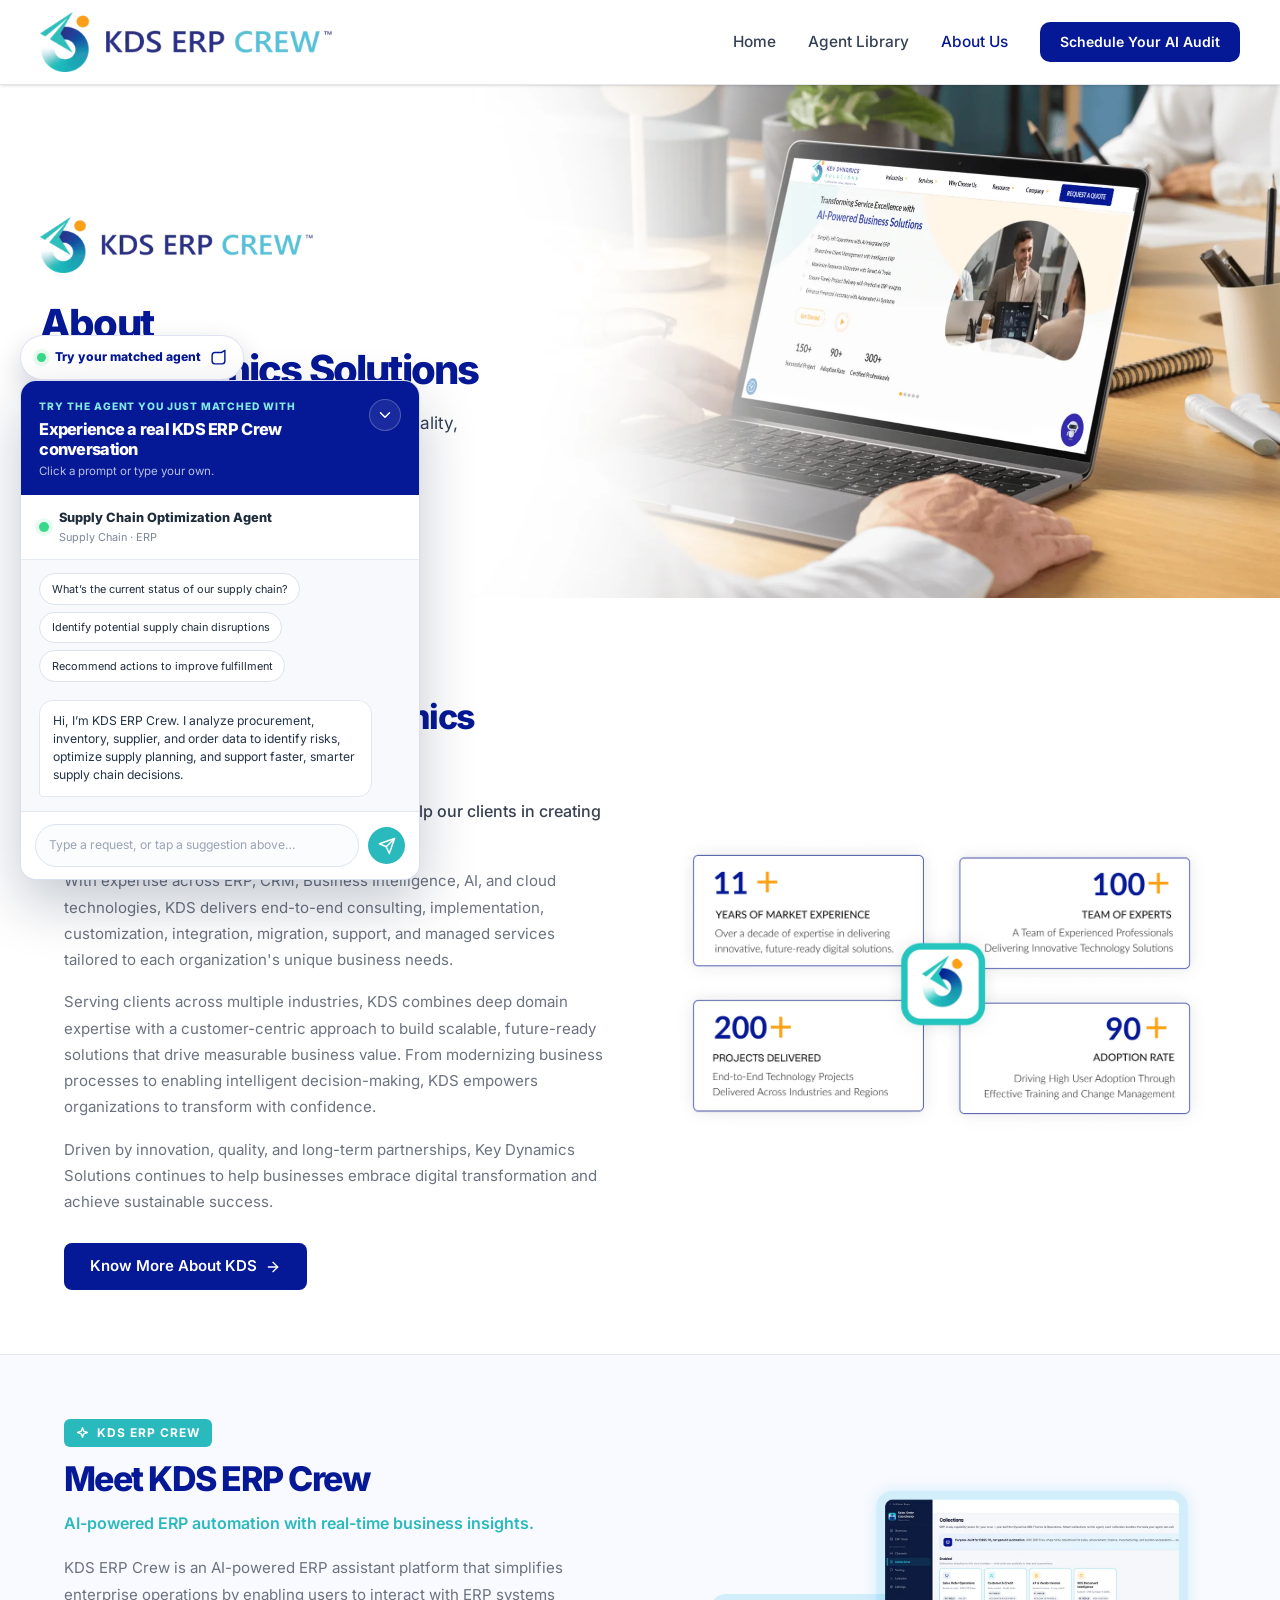
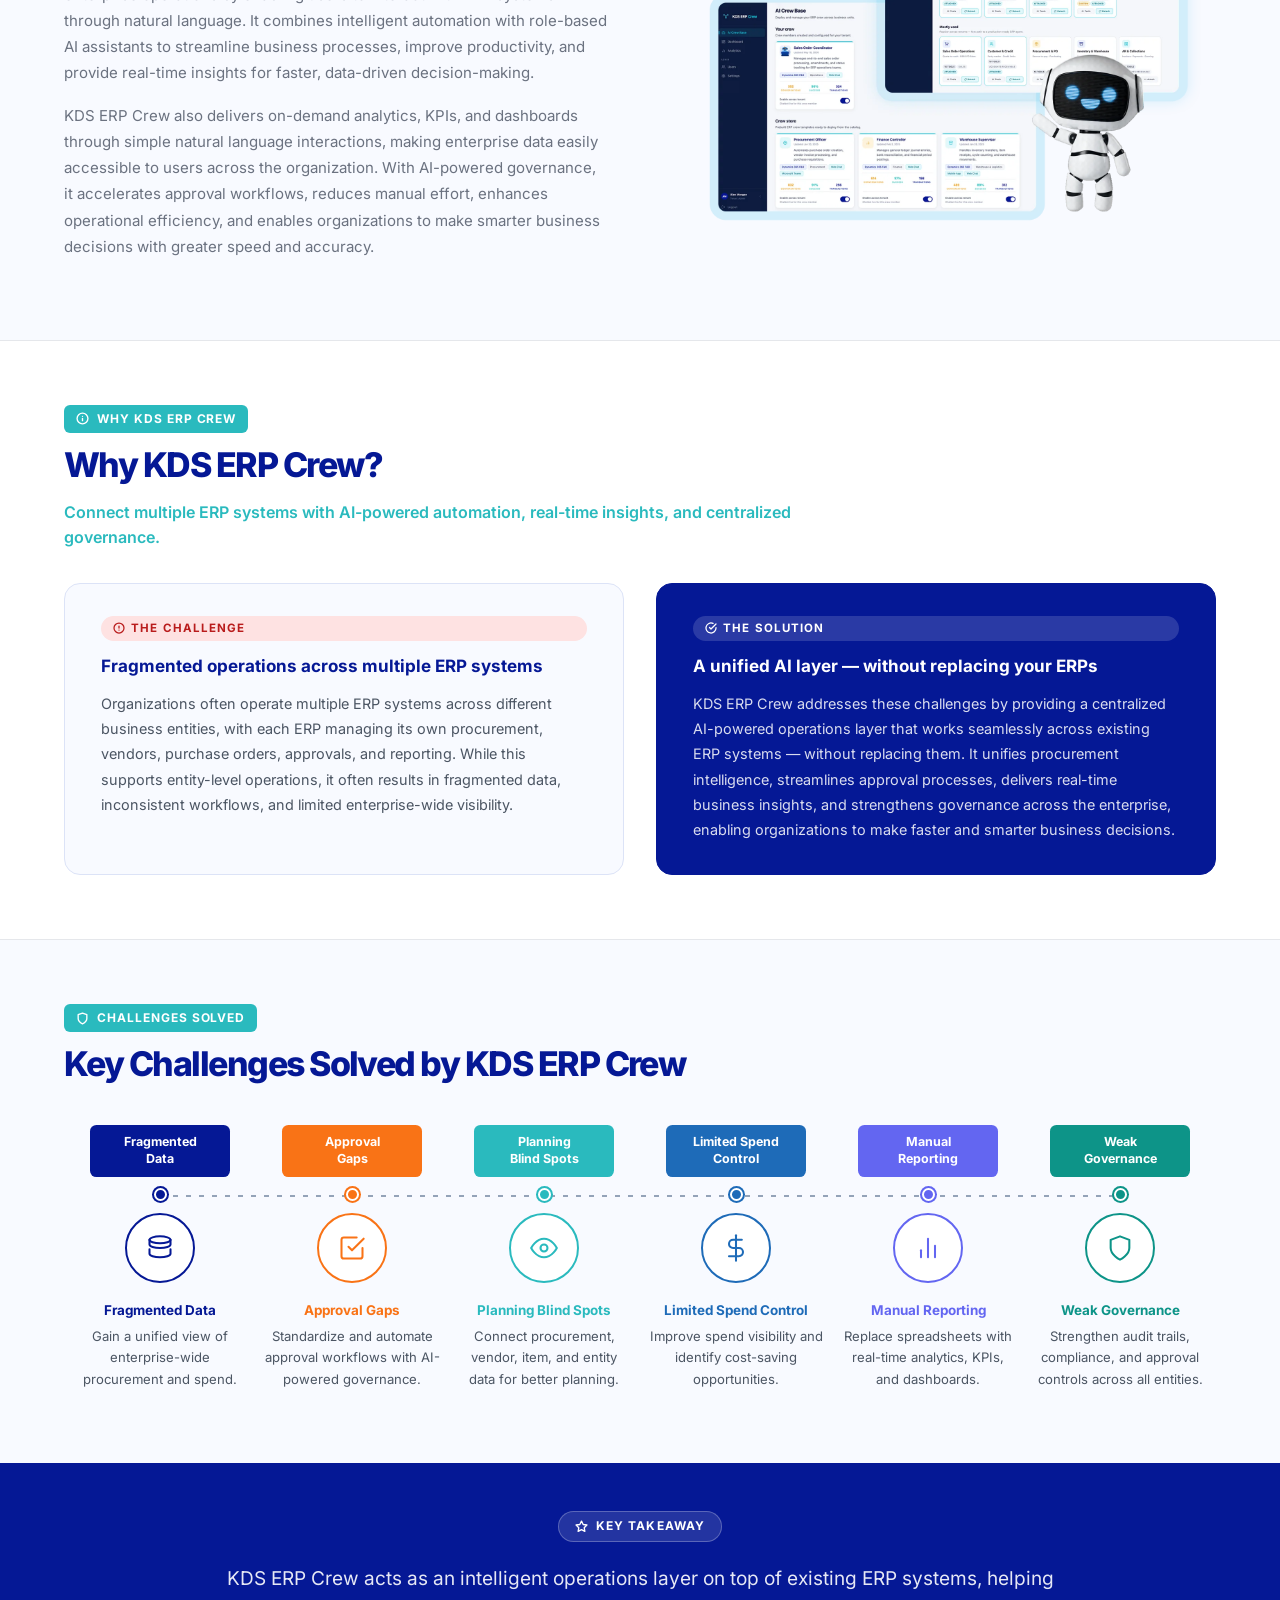
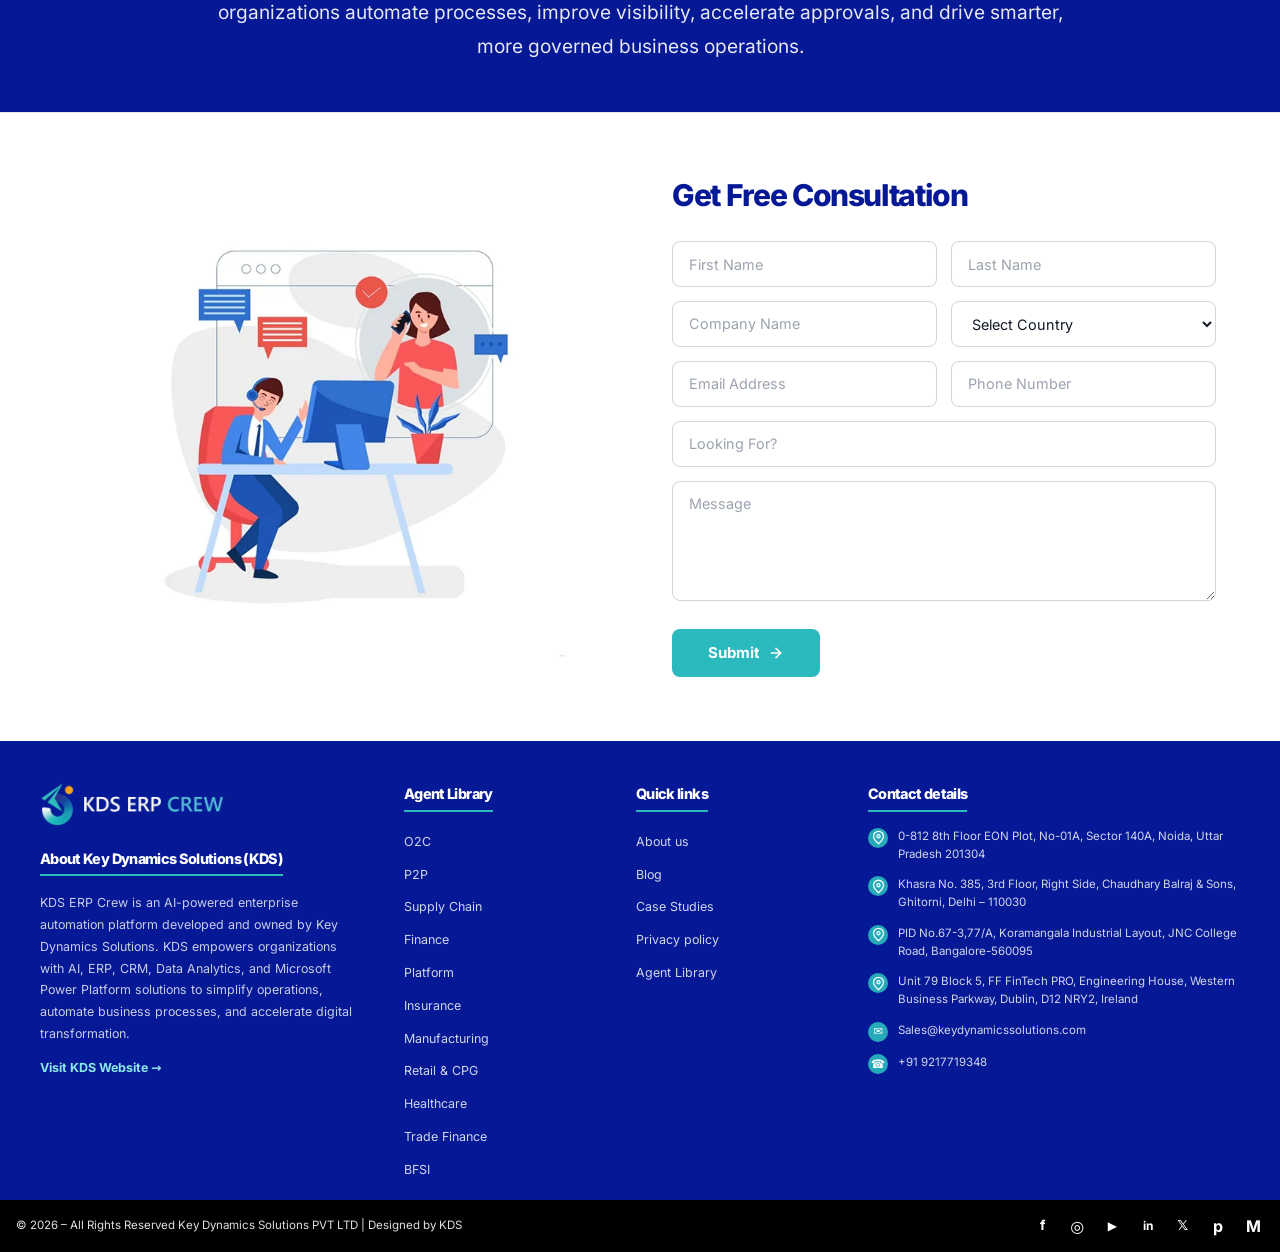
<file: about.html>
<!DOCTYPE html>
<html lang="en">
<head>
  <meta charset="utf-8" />
  <meta name="viewport" content="width=device-width, initial-scale=1" />
  <title>About Us — KDS ERP Crew</title>
  <meta name="description" content="About Key Dynamics Solutions — Empowering businesses through innovation, quality, and customer satisfaction." />
  <link rel="icon" href="favicon.ico" type="image/x-icon" />
  <style>
    @font-face {
      font-family: 'Inter';
      src: url('assets/fonts/inter.woff2') format('woff2');
      font-weight: 100 900;
      font-style: normal;
      font-display: swap;
    }
  </style>
  <link rel="stylesheet" href="css/styles.css" />
  <style>
    html { scroll-behavior: smooth; }

    /* ── About Hero ──────────────────────────────────────── */
    .about-hero {
      position: relative;
      overflow: hidden;
      min-height: 0;
      aspect-ratio: 1024 / 410;
      display: flex;
      align-items: stretch;
    }
    .about-hero-bg {
      position: absolute;
      inset: 0;
      z-index: 0;
    }
    .about-hero-bg img {
      width: 100%;
      height: 100%;
      object-fit: cover;
      object-position: center right;
      display: block;
    }
    /* Dark blue overlay covering the left portion */
    .about-hero-overlay {
      position: absolute;
      inset: 0;
      z-index: 1;
      /* The uploaded banner already includes the left-side blue gradient. */
      background: transparent;
    }
    /* Mobile: full dark tint */
    @media (max-width: 767px) {
      .about-hero {
        aspect-ratio: auto;
        min-height: 34rem;
      }
      .about-hero-bg img {
        object-position: left center;
      }
      .about-hero-overlay {
        background: rgba(5, 24, 149, 0.82);
      }
      .about-hero-heading {
        color: #ffffff;
      }
      .about-hero-sub {
        color: rgba(255,255,255,0.88);
      }
    }
    .about-hero-content {
      position: relative;
      z-index: 2;
      display: flex;
      align-items: center;
      width: 100%;
      max-width: 1440px;
      margin: 0 auto;
      padding: 3.5rem 2.5rem;
    }
    @media (min-width: 768px) {
      .about-hero-content {
        padding: 4rem 2.5rem;
        min-height: 0;
      }
    }
    .about-hero-left {
      max-width: 480px;
      width: 100%;
    }
    .about-hero-logo {
      height: 3.5rem;
      object-fit: contain;
      margin-bottom: 1.75rem;
    }
    .about-hero-heading {
      font-size: 2rem;
      font-weight: 700;
      line-height: 1.15;
      color: #051895;
      margin: 0 0 1rem;
    }
    @media (min-width: 768px) {
      .about-hero-heading { font-size: 2.5rem; }
    }
    .about-hero-sub {
      font-size: 1.0625rem;
      line-height: 1.65;
      color: #334155;
      margin: 0;
      max-width: 40ch;
    }
    @media (max-width: 767px) {
      .about-hero-heading {
        color: #ffffff;
      }
      .about-hero-sub {
        color: rgba(255,255,255,0.88);
      }
    }

    /* ── Mission / Values section ─────────────────────────── */
    .about-section {
      background: #fff;
      padding: 4rem 1.5rem;
    }
    @media (min-width: 768px) {
      .about-section { padding: 5rem 2.5rem; }
    }
    .about-inner {
      max-width: 1440px;
      margin: 0 auto;
    }
    .about-label {
      display: inline-flex;
      align-items: center;
      gap: 0.5rem;
      background: #2ababe;
      color: #fff;
      font-size: 0.75rem;
      font-weight: 700;
      text-transform: uppercase;
      letter-spacing: 0.08em;
      border-radius: 0.375rem;
      padding: 0.3rem 0.75rem;
      margin-bottom: 0.75rem;
    }
    .about-h2 {
      font-size: 1.875rem;
      font-weight: 800;
      color: #051895;
      margin: 0 0 1rem;
      letter-spacing: -0.01em;
    }
    @media (min-width: 768px) {
      .about-h2 { font-size: 2.25rem; }
    }
    .about-lead {
      font-size: 1rem;
      line-height: 1.75;
      color: #6b7280;
      max-width: 72ch;
      margin: 0 0 3rem;
    }
    /* Values grid */
    .values-grid {
      display: grid;
      grid-template-columns: 1fr;
      gap: 1.5rem;
    }
    @media (min-width: 640px) {
      .values-grid { grid-template-columns: repeat(2, 1fr); }
    }
    @media (min-width: 1024px) {
      .values-grid { grid-template-columns: repeat(3, 1fr); }
    }
    .value-card {
      border: 1px solid #e5e7eb;
      border-radius: 1rem;
      padding: 2rem;
      background: #f9fafb;
      display: flex;
      flex-direction: column;
      gap: 0.75rem;
    }
    .value-icon {
      width: 2.75rem;
      height: 2.75rem;
      border-radius: 0.625rem;
      background: #051895;
      display: flex;
      align-items: center;
      justify-content: center;
      color: #fff;
      flex-shrink: 0;
    }
    .value-title {
      font-size: 1.0625rem;
      font-weight: 700;
      color: #111827;
    }
    .value-desc {
      font-size: 0.9rem;
      line-height: 1.65;
      color: #6b7280;
    }

    /* ── Stats band ────────────────────────────────────────── */
    .stats-band {
      background: #051895;
      padding: 3rem 1.5rem;
    }
    @media (min-width: 768px) { .stats-band { padding: 3.5rem 2.5rem; } }
    .stats-inner {
      max-width: 1440px;
      margin: 0 auto;
      display: grid;
      grid-template-columns: repeat(2, 1fr);
      gap: 2rem;
    }
    @media (min-width: 768px) {
      .stats-inner { grid-template-columns: repeat(4, 1fr); }
    }
    .stat-item { text-align: center; }
    .stat-number {
      font-size: 2.5rem;
      font-weight: 800;
      color: #2ababe;
      line-height: 1;
      margin-bottom: 0.375rem;
    }
    .stat-label {
      font-size: 0.875rem;
      color: rgba(255,255,255,0.80);
      font-weight: 500;
    }

    /* ── CTA Band ────────────────────────────────────────── */
    .cta-band {
      background: #f0f4ff;
      border-top: 1px solid #dce3f7;
      padding: 3.5rem 1.5rem;
      text-align: center;
    }
    @media (min-width: 768px) { .cta-band { padding: 4rem 2.5rem; } }
    .cta-band h3 {
      font-size: 1.5rem;
      font-weight: 800;
      color: #051895;
      margin: 0 0 0.75rem;
    }
    @media (min-width: 768px) { .cta-band h3 { font-size: 1.875rem; } }
    .cta-band p {
      color: #6b7280;
      font-size: 1rem;
      line-height: 1.7;
      max-width: 52ch;
      margin: 0 auto 2rem;
    }
    .cta-btn {
      display: inline-flex;
      align-items: center;
      gap: 0.5rem;
      background: #051895;
      color: #fff;
      font-size: 0.9375rem;
      font-weight: 600;
      padding: 0.8rem 1.75rem;
      border-radius: 0.5rem;
      text-decoration: none;
      transition: filter 0.15s;
    }
    .cta-btn:hover { filter: brightness(1.15); }
    .cta-btn-outline {
      display: inline-flex;
      align-items: center;
      gap: 0.5rem;
      background: transparent;
      color: #051895;
      border: 2px solid #051895;
      font-size: 0.9375rem;
      font-weight: 600;
      padding: 0.8rem 1.75rem;
      border-radius: 0.5rem;
      text-decoration: none;
      transition: background 0.15s, color 0.15s;
      margin-left: 1rem;
    }
    .cta-btn-outline:hover { background: #051895; color: #fff; }

    /* ── Footer (shared) ─────────────────────────────────── */
    .footer-inner {
      display: flex;
      flex-direction: column;
      justify-content: space-between;
      gap: 3rem;
    }
    @media (min-width: 768px) {
      .footer-inner { flex-direction: row; align-items: flex-start; }
    }
    .footer-right {
      display: flex;
      flex-direction: column;
      gap: 1rem;
    }
    @media (min-width: 768px) {
      .footer-right { align-items: flex-end; text-align: right; align-self: flex-start; }
    }
    .footer-divider { width: 100%; border-top: 1px solid rgba(255,255,255,0.10); }
    .footer-social-btn {
      display: flex;
      height: 2.25rem;
      width: 2.25rem;
      align-items: center;
      justify-content: center;
      border-radius: 9999px;
      background-color: rgba(255,255,255,0.10);
      color: #fff;
      transition: background-color 0.15s;
    }
    .footer-social-btn:hover { background-color: rgba(255,255,255,0.25); }
    .footer-kds-link { transition: opacity 0.15s; }
    .footer-kds-link:hover { opacity: 0.80; }
    .footer-copyright {
      margin-top: 2.5rem;
      border-top: 1px solid rgba(255,255,255,0.10);
      padding-top: 1.5rem;
    }
  </style>
  <link rel="stylesheet" href="css/responsive.css?v=agent-chat-20260902" />
</head>
<body class="bg-background text-foreground">

  <!-- ═══════════════════════════════ HEADER ═══════════════════════════════ -->
  <header class="sticky top-0 z-50 w-full border-b border-gray-200 bg-white shadow-sm">
    <div class="mx-auto flex max-w-screen-2xl items-center justify-between px-6 py-3 md:px-10">
      <a href="index.html">
        <img src="assets/images/kds-logo-header.webp" alt="KDS ERP Crew" class="h-[3.75rem] object-contain" />
      </a>
      <div class="hidden items-center gap-8 md:flex">
        <nav class="flex items-center gap-8">
          <a href="index.html" class="text-[15.4px] font-medium text-gray-700 transition hover:text-[#051895]">Home</a>
          <a href="agent-library.html" class="text-[15.4px] font-medium text-gray-700 transition hover:text-[#051895]">Agent Library</a>
          <a href="about.html" class="text-[15.4px] font-medium transition hover:text-[#051895]" style="color:#051895">About Us</a>
        </nav>
        <button type="button" data-contact-modal-trigger
           class="inline-flex items-center rounded-md px-5 py-2.5 text-sm font-semibold text-white transition hover:brightness-110"
           style="background-color:#051895">Schedule Your AI Audit</button>
      </div>
    </div>
  </header>

  <!-- ═══════════════════════════════ HERO ═══════════════════════════════ -->
  <section class="about-hero">
    <!-- Background photo -->
    <div class="about-hero-bg">
      <img src="assets/images/about-hero-banner.webp" alt="Key Dynamics Solutions AI-powered business solutions" />
    </div>
    <!-- Dark blue gradient overlay -->
    <div class="about-hero-overlay"></div>
    <!-- Content -->
    <div class="about-hero-content">
      <div class="about-hero-left">
        <img src="assets/images/about-hero-logo.webp" alt="KDS ERP Crew" class="about-hero-logo" />
        <h1 class="about-hero-heading">
          About<br />Key Dynamics Solutions
        </h1>
        <p class="about-hero-sub">
          Empowering businesses through innovation, quality, and customer satisfaction.
        </p>
      </div>
    </div>
  </section>

  <!-- ═══════════════════════════════ WELCOME SECTION ═══════════════════════════════ -->
  <section style="background:#fff;padding:4rem 1.5rem;">
    <style>
      @media(min-width:768px){.welcome-section-inner{padding-left:2.5rem!important;padding-right:2.5rem!important}}
      .welcome-grid {
        display: grid;
        grid-template-columns: 1fr;
        gap: 3rem;
        align-items: center;
      }
      @media (min-width: 1024px) {
        .welcome-grid { grid-template-columns: 1fr 1fr; gap: 4rem; }
      }
      .welcome-eyebrow {
        display: inline-block;
        font-size: 0.75rem;
        font-weight: 700;
        text-transform: uppercase;
        letter-spacing: 0.1em;
        color: #2ababe;
        margin-bottom: 0.75rem;
      }
      .welcome-h2 {
        font-size: 1.75rem;
        font-weight: 800;
        color: #051895;
        line-height: 1.2;
        margin: 0 0 1.25rem;
      }
      @media (min-width: 768px) { .welcome-h2 { font-size: 2.125rem; } }
      .welcome-lead {
        font-size: 1rem;
        font-weight: 500;
        color: #374151;
        line-height: 1.7;
        margin: 0 0 1rem;
      }
      .welcome-body {
        font-size: 0.9375rem;
        color: #6b7280;
        line-height: 1.75;
        margin: 0 0 1rem;
      }
      .welcome-body:last-of-type { margin-bottom: 1.75rem; }
      .welcome-btn {
        display: inline-flex;
        align-items: center;
        gap: 0.5rem;
        background: #051895;
        color: #fff;
        font-size: 0.9375rem;
        font-weight: 600;
        padding: 0.75rem 1.625rem;
        border-radius: 0.5rem;
        text-decoration: none;
        transition: filter 0.15s;
      }
      .welcome-btn:hover { filter: brightness(1.15); }
      .welcome-img-wrap {
        display: flex;
        align-items: center;
        justify-content: center;
      }
      .welcome-img-wrap img {
        width: 100%;
        max-width: 540px;
        height: auto;
        display: block;
      }
    </style>
    <div class="mx-auto max-w-screen-2xl welcome-section-inner">
      <div class="welcome-grid">

        <!-- Left: text -->
        <div>
          <span class="welcome-eyebrow">Welcome</span>
          <h2 class="welcome-h2">Welcome to Key Dynamics Solutions</h2>
          <p class="welcome-lead">
            We provide intelligent business solutions to help our clients in creating the better future.
          </p>
          <p class="welcome-body">
            With expertise across ERP, CRM, Business Intelligence, AI, and cloud technologies, KDS delivers end-to-end consulting, implementation, customization, integration, migration, support, and managed services tailored to each organization's unique business needs.
          </p>
          <p class="welcome-body">
            Serving clients across multiple industries, KDS combines deep domain expertise with a customer-centric approach to build scalable, future-ready solutions that drive measurable business value. From modernizing business processes to enabling intelligent decision-making, KDS empowers organizations to transform with confidence.
          </p>
          <p class="welcome-body">
            Driven by innovation, quality, and long-term partnerships, Key Dynamics Solutions continues to help businesses embrace digital transformation and achieve sustainable success.
          </p>
          <a href="https://keydynamicssolutions.com/" target="_blank" rel="noopener noreferrer" class="welcome-btn">
            Know More About KDS
            <svg xmlns="http://www.w3.org/2000/svg" width="16" height="16" viewBox="0 0 24 24" fill="none" stroke="currentColor" stroke-width="2" stroke-linecap="round" stroke-linejoin="round"><path d="M5 12h14"/><path d="m12 5 7 7-7 7"/></svg>
          </a>
        </div>

        <!-- Right: stats image -->
        <div class="welcome-img-wrap">
          <img src="assets/images/welcome-kds-stats.webp" alt="KDS key statistics — 11+ years, 100+ experts, 200+ projects, 90+ adoption rate" />
        </div>

      </div>
    </div>
  </section>

  <!-- ═══════════════════════════════ MEET ERP CREW ═══════════════════════════════ -->
  <section style="background:#f8faff;padding:4rem 1.5rem;border-top:1px solid #e5e7eb;">
    <style>
      @media(min-width:768px){.erpcrew-section-inner{padding-left:2.5rem!important;padding-right:2.5rem!important}}
      .erpcrew-grid {
        display: grid;
        grid-template-columns: 1fr;
        gap: 3rem;
        align-items: center;
      }
      @media (min-width: 1024px) {
        .erpcrew-grid { grid-template-columns: 1fr 1fr; gap: 4rem; }
      }
      .erpcrew-eyebrow {
        display: inline-flex;
        align-items: center;
        gap: 0.5rem;
        background: #2ababe;
        color: #fff;
        font-size: 0.75rem;
        font-weight: 700;
        text-transform: uppercase;
        letter-spacing: 0.08em;
        border-radius: 0.375rem;
        padding: 0.3rem 0.75rem;
        margin-bottom: 0.75rem;
      }
      .erpcrew-h2 {
        font-size: 1.75rem;
        font-weight: 800;
        color: #051895;
        line-height: 1.2;
        margin: 0 0 0.75rem;
      }
      @media (min-width: 768px) { .erpcrew-h2 { font-size: 2.125rem; } }
      .erpcrew-tagline {
        font-size: 1rem;
        font-weight: 600;
        color: #2ababe;
        line-height: 1.5;
        margin: 0 0 1.25rem;
      }
      .erpcrew-body {
        font-size: 0.9375rem;
        color: #6b7280;
        line-height: 1.75;
        margin: 0 0 1rem;
      }
      .erpcrew-img-wrap {
        display: flex;
        align-items: center;
        justify-content: center;
      }
      .erpcrew-img-wrap img {
        width: 100%;
        max-width: 520px;
        height: auto;
        display: block;
      }
    </style>
    <div class="mx-auto max-w-screen-2xl erpcrew-section-inner">
      <div class="erpcrew-grid">

        <!-- Left: text -->
        <div>
          <span class="erpcrew-eyebrow">
            <svg xmlns="http://www.w3.org/2000/svg" width="13" height="13" viewBox="0 0 24 24" fill="none" stroke="currentColor" stroke-width="2.5" stroke-linecap="round" stroke-linejoin="round"><path d="m12 3-1.912 5.813a2 2 0 0 1-1.275 1.275L3 12l5.813 1.912a2 2 0 0 1 1.275 1.275L12 21l1.912-5.813a2 2 0 0 1 1.275-1.275L21 12l-5.813-1.912a2 2 0 0 1-1.275-1.275L12 3Z"/></svg>
            KDS ERP Crew
          </span>
          <h2 class="erpcrew-h2">Meet KDS ERP Crew</h2>
          <p class="erpcrew-tagline">AI-powered ERP automation with real-time business insights.</p>
          <p class="erpcrew-body">
            KDS ERP Crew is an AI-powered ERP assistant platform that simplifies enterprise operations by enabling users to interact with ERP systems through natural language. It combines intelligent automation with role-based AI assistants to streamline business processes, improve productivity, and provide real-time insights for faster, data-driven decision-making.
          </p>
          <p class="erpcrew-body">
            KDS ERP Crew also delivers on-demand analytics, KPIs, and dashboards through simple natural language interactions, making enterprise data easily accessible to users across the organization. With AI-powered governance, it accelerates approval workflows, reduces manual effort, enhances operational efficiency, and enables organizations to make smarter business decisions with greater speed and accuracy.
          </p>
        </div>

        <!-- Right: image -->
        <div class="erpcrew-img-wrap">
          <img src="assets/images/meet-kds-erp-crew.webp" alt="KDS ERP Crew dashboard with AI-powered ERP automation platform" />
        </div>

      </div>
    </div>
  </section>

  <!-- ═══════════════════════════════ WHY ERP CREW ═══════════════════════════════ -->
  <section style="background:#fff;padding:4rem 1.5rem;border-top:1px solid #e5e7eb;">
    <style>
      @media(min-width:768px){.why-wrap{padding-left:2.5rem!important;padding-right:2.5rem!important}}
      .why-inner { max-width: 1440px; margin: 0 auto; }
      .why-eyebrow {
        display: inline-flex;
        align-items: center;
        gap: 0.5rem;
        background: #2ababe;
        color: #fff;
        font-size: 0.75rem;
        font-weight: 700;
        text-transform: uppercase;
        letter-spacing: 0.08em;
        border-radius: 0.375rem;
        padding: 0.3rem 0.75rem;
        margin-bottom: 0.75rem;
      }
      .why-h2 {
        font-size: 1.75rem;
        font-weight: 800;
        color: #051895;
        margin: 0 0 0.875rem;
        line-height: 1.2;
      }
      @media(min-width:768px){ .why-h2 { font-size: 2.125rem; } }
      .why-tagline {
        font-size: 1rem;
        font-weight: 600;
        color: #2ababe;
        line-height: 1.6;
        margin: 0 0 2rem;
        max-width: 72ch;
      }
      .why-card-row {
        display: grid;
        grid-template-columns: 1fr;
        gap: 1.5rem;
      }
      @media(min-width:768px){
        .why-card-row { grid-template-columns: 1fr 1fr; gap: 2rem; }
      }
      .why-card {
        border-radius: 1rem;
        padding: 2rem 2.25rem;
        display: flex;
        flex-direction: column;
        gap: 0.875rem;
      }
      .why-card-problem {
        background: #f8faff;
        border: 1px solid #dce3f7;
      }
      .why-card-solution {
        background: #051895;
        border: 1px solid #051895;
        color: #fff;
      }
      .why-card-label {
        display: inline-flex;
        align-items: center;
        gap: 0.4rem;
        font-size: 0.72rem;
        font-weight: 700;
        text-transform: uppercase;
        letter-spacing: 0.09em;
        border-radius: 99px;
        padding: 0.25rem 0.75rem;
      }
      .why-card-problem .why-card-label {
        background: #fee2e2;
        color: #b91c1c;
      }
      .why-card-solution .why-card-label {
        background: rgba(255,255,255,0.15);
        color: #fff;
      }
      .why-card-title {
        font-size: 1.0625rem;
        font-weight: 700;
        line-height: 1.3;
      }
      .why-card-problem .why-card-title { color: #051895; }
      .why-card-solution .why-card-title { color: #fff; }
      .why-card-body {
        font-size: 0.9rem;
        line-height: 1.75;
      }
      .why-card-problem .why-card-body { color: #4b5563; }
      .why-card-solution .why-card-body { color: rgba(255,255,255,0.85); }
    </style>
    <div class="mx-auto max-w-screen-2xl why-wrap">
      <div class="why-inner">
        <div class="why-eyebrow">
          <svg xmlns="http://www.w3.org/2000/svg" width="13" height="13" viewBox="0 0 24 24" fill="none" stroke="currentColor" stroke-width="2.5" stroke-linecap="round" stroke-linejoin="round"><circle cx="12" cy="12" r="10"/><path d="M12 16v-4"/><path d="M12 8h.01"/></svg>
          Why KDS ERP Crew
        </div>
        <h2 class="why-h2">Why KDS ERP Crew?</h2>
        <p class="why-tagline">Connect multiple ERP systems with AI-powered automation, real-time insights, and centralized governance.</p>

        <div class="why-card-row">

          <!-- Problem card -->
          <div class="why-card why-card-problem">
            <div class="why-card-label">
              <svg xmlns="http://www.w3.org/2000/svg" width="12" height="12" viewBox="0 0 24 24" fill="none" stroke="currentColor" stroke-width="2.5" stroke-linecap="round" stroke-linejoin="round"><circle cx="12" cy="12" r="10"/><line x1="12" y1="8" x2="12" y2="12"/><line x1="12" y1="16" x2="12.01" y2="16"/></svg>
              The Challenge
            </div>
            <div class="why-card-title">Fragmented operations across multiple ERP systems</div>
            <p class="why-card-body">
              Organizations often operate multiple ERP systems across different business entities, with each ERP managing its own procurement, vendors, purchase orders, approvals, and reporting. While this supports entity-level operations, it often results in fragmented data, inconsistent workflows, and limited enterprise-wide visibility.
            </p>
          </div>

          <!-- Solution card -->
          <div class="why-card why-card-solution">
            <div class="why-card-label">
              <svg xmlns="http://www.w3.org/2000/svg" width="12" height="12" viewBox="0 0 24 24" fill="none" stroke="currentColor" stroke-width="2.5" stroke-linecap="round" stroke-linejoin="round"><path d="M22 11.08V12a10 10 0 1 1-5.93-9.14"/><polyline points="22 4 12 14.01 9 11.01"/></svg>
              The Solution
            </div>
            <div class="why-card-title">A unified AI layer — without replacing your ERPs</div>
            <p class="why-card-body">
              KDS ERP Crew addresses these challenges by providing a centralized AI-powered operations layer that works seamlessly across existing ERP systems — without replacing them. It unifies procurement intelligence, streamlines approval processes, delivers real-time business insights, and strengthens governance across the enterprise, enabling organizations to make faster and smarter business decisions.
            </p>
          </div>

        </div>
      </div>
    </div>
  </section>

  <!-- ═══════════════════════════════ KEY CHALLENGES ═══════════════════════════════ -->
  <section style="background:#f8faff;padding:4rem 1.5rem;border-top:1px solid #e5e7eb;">
    <style>
      @media(min-width:768px){.challenges-wrap{padding-left:2.5rem!important;padding-right:2.5rem!important}}

      .ch-eyebrow {
        display: inline-flex;
        align-items: center;
        gap: 0.5rem;
        background: #2ababe;
        color: #fff;
        font-size: 0.75rem;
        font-weight: 700;
        text-transform: uppercase;
        letter-spacing: 0.08em;
        border-radius: 0.375rem;
        padding: 0.3rem 0.75rem;
        margin-bottom: 0.75rem;
      }
      .ch-heading {
        font-size: 1.75rem;
        font-weight: 800;
        color: #051895;
        margin: 0 0 2.5rem;
        line-height: 1.2;
      }
      @media(min-width:768px){ .ch-heading { font-size: 2.125rem; } }

      /* ── Timeline wrapper ── */
      .ch-timeline {
        display: flex;
        gap: 0;
        overflow-x: auto;
        padding-bottom: 0.5rem;
        -webkit-overflow-scrolling: touch;
        scrollbar-width: none;
        position: relative;
      }
      .ch-timeline::-webkit-scrollbar { display: none; }

      /* Each column */
      .ch-item {
        flex: 1 0 0%;
        min-width: 148px;
        display: flex;
        flex-direction: column;
        align-items: center;
        padding: 0 0.5rem;
        position: relative;
        z-index: 1;
      }

      /* ── Pill box ── fixed height so line position is predictable */
      .ch-pill {
        display: flex;
        align-items: center;
        justify-content: center;
        text-align: center;
        width: 100%;
        max-width: 140px;
        height: 3.25rem;          /* fixed height for reliable line calc */
        padding: 0 0.85rem;
        border-radius: 0.4rem;
        font-size: 0.78rem;
        font-weight: 700;
        color: #fff;
        line-height: 1.3;
        position: relative;
        z-index: 2;
        flex-shrink: 0;
      }

      /* ── Connector zone: holds dot + anchors the horizontal line ── */
      .ch-connector {
        position: relative;
        width: 100%;
        height: 2.25rem;           /* space between pill bottom and icon top */
        display: flex;
        align-items: center;
        justify-content: center;
        flex-shrink: 0;
        z-index: 2;
      }

      /* Horizontal dotted line runs across the full timeline,
         centred inside .ch-connector (1.125rem = half of 2.25rem) */
      .ch-timeline::before {
        content: '';
        position: absolute;
        /* top of timeline = pill (3.25rem) + half connector (1.125rem) = 4.375rem */
        top: 4.375rem;
        left: calc(100% / 12);   /* start at centre of first item */
        right: calc(100% / 12);  /* end at centre of last item */
        height: 2px;
        background-image: repeating-linear-gradient(
          to right,
          #94a3b8 0, #94a3b8 5px,
          transparent 5px, transparent 13px
        );
        z-index: 0;
        pointer-events: none;
      }

      /* Small circular dot — colour set via inline style per item */
      .ch-dot {
        width: 13px;
        height: 13px;
        border-radius: 50%;
        border: 2.5px solid #fff;
        flex-shrink: 0;
        position: relative;
        z-index: 3;
        /* box-shadow ring colour set inline */
      }

      /* Icon circle — border & colour set inline per item */
      .ch-icon-wrap {
        width: 70px;
        height: 70px;
        border-radius: 50%;
        border: 2.5px solid currentColor;
        display: flex;
        align-items: center;
        justify-content: center;
        background: #fff;
        margin-bottom: 1rem;
        flex-shrink: 0;
      }

      /* Description */
      .ch-desc {
        font-size: 0.82rem;
        line-height: 1.65;
        color: #4b5563;
        text-align: center;
        max-width: 175px;
      }
      .ch-desc strong {
        display: block;
        font-weight: 700;
        margin-bottom: 0.3rem;
        font-size: 0.84rem;
        /* colour set inline */
      }

      /* ── Mobile: vertical stack ── */
      @media(max-width: 767px) {
        .ch-timeline { flex-direction: column; gap: 1.5rem; }
        .ch-timeline::before { display: none; }
        .ch-item { flex-direction: row; align-items: flex-start; gap: 1rem; min-width: 0; padding: 0; }
        .ch-pill { height: auto; min-height: 2.5rem; max-width: 140px; font-size: 0.78rem; }
        .ch-connector { display: none; }
        .ch-icon-wrap { width: 52px; height: 52px; flex-shrink: 0; margin-bottom: 0; margin-top: 0.25rem; }
        .ch-desc { text-align: left; max-width: none; }
      }
    </style>

    <div class="mx-auto max-w-screen-2xl challenges-wrap">
      <div class="ch-eyebrow">
        <svg xmlns="http://www.w3.org/2000/svg" width="13" height="13" viewBox="0 0 24 24" fill="none" stroke="currentColor" stroke-width="2.5" stroke-linecap="round" stroke-linejoin="round"><path d="M12 22s8-4 8-10V5l-8-3-8 3v7c0 6 8 10 8 10z"/></svg>
        Challenges Solved
      </div>
      <h2 class="ch-heading">Key Challenges Solved by KDS ERP Crew</h2>

      <div class="ch-timeline">

        <!-- 1. Fragmented Data — Deep Navy #051895 -->
        <div class="ch-item">
          <div class="ch-pill" style="background:#051895;">Fragmented<br>Data</div>
          <div class="ch-connector">
            <div class="ch-dot" style="background:#051895;box-shadow:0 0 0 2px #051895;"></div>
          </div>
          <div class="ch-icon-wrap" style="color:#051895;">
            <svg xmlns="http://www.w3.org/2000/svg" width="28" height="28" viewBox="0 0 24 24" fill="none" stroke="currentColor" stroke-width="1.75" stroke-linecap="round" stroke-linejoin="round"><ellipse cx="12" cy="5" rx="9" ry="3"/><path d="M3 5v4c0 1.657 4.029 3 9 3s9-1.343 9-3V5"/><path d="M3 13v4c0 1.657 4.029 3 9 3s9-1.343 9-3v-4"/></svg>
          </div>
          <div class="ch-desc">
            <strong style="color:#051895;">Fragmented Data</strong>
            Gain a unified view of enterprise-wide procurement and spend.
          </div>
        </div>

        <!-- 2. Approval Gaps — Orange #f97316 -->
        <div class="ch-item">
          <div class="ch-pill" style="background:#f97316;">Approval<br>Gaps</div>
          <div class="ch-connector">
            <div class="ch-dot" style="background:#f97316;box-shadow:0 0 0 2px #f97316;"></div>
          </div>
          <div class="ch-icon-wrap" style="color:#f97316;">
            <svg xmlns="http://www.w3.org/2000/svg" width="28" height="28" viewBox="0 0 24 24" fill="none" stroke="currentColor" stroke-width="1.75" stroke-linecap="round" stroke-linejoin="round"><path d="M9 11l3 3L22 4"/><path d="M21 12v7a2 2 0 0 1-2 2H5a2 2 0 0 1-2-2V5a2 2 0 0 1 2-2h11"/></svg>
          </div>
          <div class="ch-desc">
            <strong style="color:#f97316;">Approval Gaps</strong>
            Standardize and automate approval workflows with AI-powered governance.
          </div>
        </div>

        <!-- 3. Planning Blind Spots — Teal #2ababe -->
        <div class="ch-item">
          <div class="ch-pill" style="background:#2ababe;">Planning<br>Blind Spots</div>
          <div class="ch-connector">
            <div class="ch-dot" style="background:#2ababe;box-shadow:0 0 0 2px #2ababe;"></div>
          </div>
          <div class="ch-icon-wrap" style="color:#2ababe;">
            <svg xmlns="http://www.w3.org/2000/svg" width="28" height="28" viewBox="0 0 24 24" fill="none" stroke="currentColor" stroke-width="1.75" stroke-linecap="round" stroke-linejoin="round"><path d="M1 12s4-8 11-8 11 8 11 8-4 8-11 8-11-8-11-8z"/><circle cx="12" cy="12" r="3"/></svg>
          </div>
          <div class="ch-desc">
            <strong style="color:#2ababe;">Planning Blind Spots</strong>
            Connect procurement, vendor, item, and entity data for better planning.
          </div>
        </div>

        <!-- 4. Limited Spend Control — Medium Blue #1e6bb8 -->
        <div class="ch-item">
          <div class="ch-pill" style="background:#1e6bb8;">Limited Spend<br>Control</div>
          <div class="ch-connector">
            <div class="ch-dot" style="background:#1e6bb8;box-shadow:0 0 0 2px #1e6bb8;"></div>
          </div>
          <div class="ch-icon-wrap" style="color:#1e6bb8;">
            <svg xmlns="http://www.w3.org/2000/svg" width="28" height="28" viewBox="0 0 24 24" fill="none" stroke="currentColor" stroke-width="1.75" stroke-linecap="round" stroke-linejoin="round"><line x1="12" y1="1" x2="12" y2="23"/><path d="M17 5H9.5a3.5 3.5 0 0 0 0 7h5a3.5 3.5 0 0 1 0 7H6"/></svg>
          </div>
          <div class="ch-desc">
            <strong style="color:#1e6bb8;">Limited Spend Control</strong>
            Improve spend visibility and identify cost-saving opportunities.
          </div>
        </div>

        <!-- 5. Manual Reporting — Indigo #6366f1 -->
        <div class="ch-item">
          <div class="ch-pill" style="background:#6366f1;">Manual<br>Reporting</div>
          <div class="ch-connector">
            <div class="ch-dot" style="background:#6366f1;box-shadow:0 0 0 2px #6366f1;"></div>
          </div>
          <div class="ch-icon-wrap" style="color:#6366f1;">
            <svg xmlns="http://www.w3.org/2000/svg" width="28" height="28" viewBox="0 0 24 24" fill="none" stroke="currentColor" stroke-width="1.75" stroke-linecap="round" stroke-linejoin="round"><line x1="18" y1="20" x2="18" y2="10"/><line x1="12" y1="20" x2="12" y2="4"/><line x1="6" y1="20" x2="6" y2="14"/></svg>
          </div>
          <div class="ch-desc">
            <strong style="color:#6366f1;">Manual Reporting</strong>
            Replace spreadsheets with real-time analytics, KPIs, and dashboards.
          </div>
        </div>

        <!-- 6. Weak Governance — Emerald Teal #0d9488 -->
        <div class="ch-item">
          <div class="ch-pill" style="background:#0d9488;">Weak<br>Governance</div>
          <div class="ch-connector">
            <div class="ch-dot" style="background:#0d9488;box-shadow:0 0 0 2px #0d9488;"></div>
          </div>
          <div class="ch-icon-wrap" style="color:#0d9488;">
            <svg xmlns="http://www.w3.org/2000/svg" width="28" height="28" viewBox="0 0 24 24" fill="none" stroke="currentColor" stroke-width="1.75" stroke-linecap="round" stroke-linejoin="round"><path d="M12 22s8-4 8-10V5l-8-3-8 3v7c0 6 8 10 8 10z"/></svg>
          </div>
          <div class="ch-desc">
            <strong style="color:#0d9488;">Weak Governance</strong>
            Strengthen audit trails, compliance, and approval controls across all entities.
          </div>
        </div>

      </div>
    </div>
  </section>

  <!-- ═══════════════════════════════ KEY TAKEAWAY ═══════════════════════════════ -->
  <section style="background:#051895;padding:3rem 1.5rem;">
    <style>
      @media(min-width:768px){.takeaway-wrap{padding-left:2.5rem!important;padding-right:2.5rem!important}}
      .takeaway-inner {
        max-width: 860px;
        margin: 0 auto;
        text-align: center;
      }
      .takeaway-badge {
        display: inline-flex;
        align-items: center;
        gap: 0.5rem;
        background: rgba(255,255,255,0.12);
        border: 1px solid rgba(255,255,255,0.25);
        color: #fff;
        font-size: 0.75rem;
        font-weight: 700;
        text-transform: uppercase;
        letter-spacing: 0.09em;
        border-radius: 99px;
        padding: 0.35rem 1rem;
        margin-bottom: 1.25rem;
      }
      .takeaway-label {
        font-size: 0.95rem;
        font-weight: 700;
        color: #fff;
        margin-bottom: 0.75rem;
        letter-spacing: 0.02em;
      }
      .takeaway-text {
        font-size: 1.125rem;
        line-height: 1.8;
        color: rgba(255,255,255,0.90);
        font-weight: 400;
      }
      @media(min-width:768px){ .takeaway-text { font-size: 1.1875rem; } }
    </style>
    <div class="mx-auto max-w-screen-2xl takeaway-wrap">
      <div class="takeaway-inner">
        <div class="takeaway-badge">
          <svg xmlns="http://www.w3.org/2000/svg" width="13" height="13" viewBox="0 0 24 24" fill="none" stroke="currentColor" stroke-width="2.5" stroke-linecap="round" stroke-linejoin="round"><polygon points="12 2 15.09 8.26 22 9.27 17 14.14 18.18 21.02 12 17.77 5.82 21.02 7 14.14 2 9.27 8.91 8.26 12 2"/></svg>
          Key Takeaway
        </div>
        <p class="takeaway-text">
          KDS ERP Crew acts as an intelligent operations layer on top of existing ERP systems, helping organizations automate processes, improve visibility, accelerate approvals, and drive smarter, more governed business operations.
        </p>
      </div>
    </div>
  </section>

  <!-- ═══════════════════════════════ CONSULTATION FORM ═══════════════════════════════ -->
  <section id="consultation-form" style="background:#fff;padding:4rem 1.5rem;border-top:1px solid #e5e7eb;">
    <style>
      @media(min-width:768px){.consult-wrap{padding-left:2.5rem!important;padding-right:2.5rem!important}}
      .consult-grid {
        display: grid;
        grid-template-columns: 1fr;
        gap: 3rem;
        align-items: center;
        max-width: 1440px;
        margin: 0 auto;
      }
      @media(min-width:1024px){
        .consult-grid { grid-template-columns: 1fr 1fr; gap: 4rem; }
      }
      .consult-img-wrap {
        display: flex;
        align-items: center;
        justify-content: center;
      }
      .consult-img-wrap img {
        width: 100%;
        max-width: 460px;
        height: auto;
        display: block;
      }
      /* Form side */
      .consult-form-wrap { width: 100%; }
      .consult-form-title {
        font-size: 1.625rem;
        font-weight: 800;
        color: #051895;
        margin: 0 0 1.75rem;
        line-height: 1.2;
      }
      @media(min-width:768px){ .consult-form-title { font-size: 1.875rem; } }
      .cf-row {
        display: grid;
        grid-template-columns: 1fr 1fr;
        gap: 0.875rem;
        margin-bottom: 0.875rem;
      }
      @media(max-width:599px){ .cf-row { grid-template-columns: 1fr; } }
      .cf-full { margin-bottom: 0.875rem; }
      .cf-input,
      .cf-select,
      .cf-textarea {
        width: 100%;
        border: 1.5px solid #d1d5db;
        border-radius: 0.5rem;
        padding: 0.7rem 1rem;
        font-size: 0.9rem;
        color: #111827;
        background: #fff;
        outline: none;
        transition: border-color 0.15s, box-shadow 0.15s;
        font-family: inherit;
        box-sizing: border-box;
      }
      .cf-input::placeholder,
      .cf-select,
      .cf-textarea::placeholder { color: #9ca3af; }
      .cf-select { color: #9ca3af; }
      .cf-select:valid,
      .cf-select option:not([value=""]) { color: #111827; }
      .cf-input:focus,
      .cf-select:focus,
      .cf-textarea:focus {
        border-color: #2ababe;
        box-shadow: 0 0 0 3px rgba(42,186,190,0.15);
      }
      .cf-textarea { resize: vertical; min-height: 120px; }
      .cf-submit {
        display: inline-flex;
        align-items: center;
        justify-content: center;
        gap: 0.5rem;
        background: #2ababe;
        color: #fff;
        font-size: 0.9375rem;
        font-weight: 700;
        padding: 0.8rem 2.25rem;
        border-radius: 0.5rem;
        border: none;
        cursor: pointer;
        transition: filter 0.15s;
        margin-top: 0.5rem;
      }
      .cf-submit:hover { filter: brightness(1.1); }
    </style>
    <div class="mx-auto max-w-screen-2xl consult-wrap">
      <div class="consult-grid">

        <!-- Left: illustration -->
        <div class="consult-img-wrap">
          <img src="assets/images/about-form-illustration.webp" alt="Get Free Consultation — KDS ERP Crew" />
        </div>

        <!-- Right: form -->
        <div class="consult-form-wrap">
          <h2 class="consult-form-title">Get Free Consultation</h2>
          <form action="#" method="post" onsubmit="return false;">

            <div class="cf-row">
              <input class="cf-input" type="text" name="first_name" placeholder="First Name" required />
              <input class="cf-input" type="text" name="last_name" placeholder="Last Name" required />
            </div>

            <div class="cf-row">
              <input class="cf-input" type="text" name="company" placeholder="Company Name" />
              <select class="cf-select" name="country">
                <option value="">Select Country</option>
                <option>United Arab Emirates</option>
                <option>Saudi Arabia</option>
                <option>United States</option>
                <option>United Kingdom</option>
                <option>India</option>
                <option>Australia</option>
                <option>Canada</option>
                <option>Singapore</option>
                <option>Other</option>
              </select>
            </div>

            <div class="cf-row">
              <input class="cf-input" type="email" name="email" placeholder="Email Address" required />
              <input class="cf-input" type="tel" name="phone" placeholder="Phone Number" />
            </div>

            <div class="cf-full">
              <input class="cf-input" type="text" name="looking_for" placeholder="Looking For?" />
            </div>

            <div class="cf-full">
              <textarea class="cf-textarea" name="message" placeholder="Message"></textarea>
            </div>

            <button type="submit" class="cf-submit">
              Submit
              <svg xmlns="http://www.w3.org/2000/svg" width="16" height="16" viewBox="0 0 24 24" fill="none" stroke="currentColor" stroke-width="2.5" stroke-linecap="round" stroke-linejoin="round"><path d="M5 12h14"/><path d="m12 5 7 7-7 7"/></svg>
            </button>

          </form>
        </div>

      </div>
    </div>
  </section>

  <!-- ═══════════════════════════════ FOOTER ═══════════════════════════════ -->
  <footer class="site-footer">
    <style>@media(min-width:768px){footer{padding-left:2.5rem!important;padding-right:2.5rem!important}}</style>
    <div class="site-footer-content">
      <div class="site-footer-grid">
        <div class="site-footer-brand">
          <img class="site-footer-logo" src="assets/images/kds-logo-footer.webp" alt="KDS ERP Crew" />
          <h2 class="site-footer-heading">About Key Dynamics Solutions (KDS)</h2>
          <p class="site-footer-about">
            KDS ERP Crew is an AI-powered enterprise automation platform developed and owned by Key Dynamics Solutions. KDS empowers organizations with AI, ERP, CRM, Data Analytics, and Microsoft Power Platform solutions to simplify operations, automate business processes, and accelerate digital transformation.
          </p>
          <a class="site-footer-brand-link" href="https://keydynamicssolutions.com/" target="_blank" rel="noopener noreferrer">Visit KDS Website →</a>
        </div>

        <div>
          <h2 class="site-footer-heading">Agent Library</h2>
          <ul class="site-footer-links">
            <li><a href="agent-library.html#catalogue">O2C</a></li>
            <li><a href="agent-library.html#catalogue">P2P</a></li>
            <li><a href="agent-library.html#catalogue">Supply Chain</a></li>
            <li><a href="agent-library.html#catalogue">Finance</a></li>
            <li><a href="agent-library.html#catalogue">Platform</a></li>
            <li><a href="agent-library.html#catalogue">Insurance</a></li>
            <li><a href="agent-library.html#catalogue">Manufacturing</a></li>
            <li><a href="agent-library.html#catalogue">Retail &amp; CPG</a></li>
            <li><a href="agent-library.html#catalogue">Healthcare</a></li>
            <li><a href="agent-library.html#catalogue">Trade Finance</a></li>
            <li><a href="agent-library.html#catalogue">BFSI</a></li>
          </ul>
        </div>

        <div>
          <h2 class="site-footer-heading">Quick links</h2>
          <ul class="site-footer-links">
            <li><a href="about.html">About us</a></li>
            <li><a href="https://keydynamicssolutions.com/" target="_blank" rel="noopener noreferrer">Blog</a></li>
            <li><a href="https://keydynamicssolutions.com/" target="_blank" rel="noopener noreferrer">Case Studies</a></li>
            <li><a href="https://keydynamicssolutions.com/" target="_blank" rel="noopener noreferrer">Privacy policy</a></li>
            <li><a href="agent-library.html#catalogue">Agent Library</a></li>
          </ul>
        </div>

        <div class="site-footer-contact">
          <h2 class="site-footer-heading">Contact details</h2>
          <ul class="site-footer-contact-list">
            <li class="site-footer-contact-item"><span class="site-footer-contact-icon" aria-hidden="true"><svg xmlns="http://www.w3.org/2000/svg" viewBox="0 0 24 24" width="15" height="15" fill="none" stroke="currentColor" stroke-width="2" stroke-linecap="round" stroke-linejoin="round"><path d="M20 10c0 5-8 12-8 12S4 15 4 10a8 8 0 1 1 16 0Z"/><circle cx="12" cy="10" r="2.5"/></svg></span><span>0-812 8th Floor EON Plot, No-01A, Sector 140A, Noida, Uttar Pradesh 201304</span></li>
            <li class="site-footer-contact-item"><span class="site-footer-contact-icon" aria-hidden="true"><svg xmlns="http://www.w3.org/2000/svg" viewBox="0 0 24 24" width="15" height="15" fill="none" stroke="currentColor" stroke-width="2" stroke-linecap="round" stroke-linejoin="round"><path d="M20 10c0 5-8 12-8 12S4 15 4 10a8 8 0 1 1 16 0Z"/><circle cx="12" cy="10" r="2.5"/></svg></span><span>Khasra No. 385, 3rd Floor, Right Side, Chaudhary Balraj &amp; Sons, Ghitorni, Delhi – 110030</span></li>
            <li class="site-footer-contact-item"><span class="site-footer-contact-icon" aria-hidden="true"><svg xmlns="http://www.w3.org/2000/svg" viewBox="0 0 24 24" width="15" height="15" fill="none" stroke="currentColor" stroke-width="2" stroke-linecap="round" stroke-linejoin="round"><path d="M20 10c0 5-8 12-8 12S4 15 4 10a8 8 0 1 1 16 0Z"/><circle cx="12" cy="10" r="2.5"/></svg></span><span>PID No.67-3,77/A, Koramangala Industrial Layout, JNC College Road, Bangalore-560095</span></li>
            <li class="site-footer-contact-item"><span class="site-footer-contact-icon" aria-hidden="true"><svg xmlns="http://www.w3.org/2000/svg" viewBox="0 0 24 24" width="15" height="15" fill="none" stroke="currentColor" stroke-width="2" stroke-linecap="round" stroke-linejoin="round"><path d="M20 10c0 5-8 12-8 12S4 15 4 10a8 8 0 1 1 16 0Z"/><circle cx="12" cy="10" r="2.5"/></svg></span><span>Unit 79 Block 5, FF FinTech PRO, Engineering House, Western Business Parkway, Dublin, D12 NRY2, Ireland</span></li>
            <li class="site-footer-contact-item"><span class="site-footer-contact-icon" aria-hidden="true">✉</span><a href="mailto:Sales@keydynamicssolutions.com">Sales@keydynamicssolutions.com</a></li>
            <li class="site-footer-contact-item"><span class="site-footer-contact-icon" aria-hidden="true">☎</span><a href="tel:+919217719348">+91 9217719348</a></li>
          </ul>
        </div>
      </div>
    </div>
    <div class="mx-auto max-w-screen-2xl">
      <div class="footer-inner">

        <!-- Left: About -->
        <div style="max-width:32rem">
          <div class="flex items-center">
            <img src="assets/images/kds-logo-footer.webp" alt="KDS ERP Crew" style="height:3.75rem;object-fit:contain;" />
          </div>
          <h3 class="text-hero-foreground" style="margin-top:1.5rem;font-size:1rem;font-weight:700;">About Key Dynamics Solutions (KDS)</h3>
          <p class="text-hero-muted" style="margin-top:0.5rem;font-size:0.875rem;line-height:1.625;">
            KDS ERP Crew is an AI-powered enterprise automation platform developed and owned by Key Dynamics Solutions. KDS empowers organizations with AI, ERP, CRM, Data Analytics, and Microsoft Power Platform solutions to simplify operations, automate business processes, and accelerate digital transformation.
          </p>
        </div>

        <!-- Right: Want to know + Connect -->
        <div class="footer-right">
          <p class="text-hero-foreground" style="font-size:0.875rem;font-weight:600;">Want to know more about KDS?</p>
          <p class="text-hero-muted" style="max-width:20rem;font-size:0.875rem;line-height:1.625;">Discover our solutions, services, and success stories by visiting the KDS website.</p>
          <a href="https://keydynamicssolutions.com/" target="_blank" rel="noopener noreferrer"
             class="footer-kds-link"
             style="display:inline-flex;align-items:center;gap:0.25rem;font-size:0.875rem;font-weight:600;color:#fff;text-decoration:underline;text-underline-offset:2px;">
            Visit KDS Website →
          </a>

          <div class="footer-divider"></div>

          <h3 class="text-hero-foreground" style="font-size:1rem;font-weight:700;">Connect With KDS</h3>
          <p class="text-hero-muted" style="max-width:20rem;font-size:0.875rem;line-height:1.625;">
            Stay connected for the latest updates, AI innovations, ERP insights, and digital transformation stories.
          </p>

          <div style="display:flex;align-items:center;gap:1rem;">
            <a href="https://www.linkedin.com/company/key-dynamics-solutions/" target="_blank" rel="noopener noreferrer" aria-label="LinkedIn" class="footer-social-btn">
              <svg xmlns="http://www.w3.org/2000/svg" viewBox="0 0 24 24" fill="currentColor" width="20" height="20"><path d="M20.447 20.452h-3.554v-5.569c0-1.328-.027-3.037-1.852-3.037-1.853 0-2.136 1.445-2.136 2.939v5.667H9.351V9h3.414v1.561h.046c.477-.9 1.637-1.85 3.37-1.85 3.601 0 4.267 2.37 4.267 5.455v6.286zM5.337 7.433a2.062 2.062 0 0 1-2.063-2.065 2.064 2.064 0 1 1 2.063 2.065zm1.782 13.019H3.555V9h3.564v11.452zM22.225 0H1.771C.792 0 0 .774 0 1.729v20.542C0 23.227.792 24 1.771 24h20.451C23.2 24 24 23.227 24 22.271V1.729C24 .774 23.2 0 22.222 0h.003z"/></svg>
            </a>
            <a href="https://www.facebook.com/KeyDynamicsSolutions/" target="_blank" rel="noopener noreferrer" aria-label="Facebook" class="footer-social-btn">
              <svg xmlns="http://www.w3.org/2000/svg" viewBox="0 0 24 24" fill="currentColor" width="20" height="20"><path d="M24 12.073c0-6.627-5.373-12-12-12s-12 5.373-12 12c0 5.99 4.388 10.954 10.125 11.854v-8.385H7.078v-3.47h3.047V9.43c0-3.007 1.792-4.669 4.533-4.669 1.312 0 2.686.235 2.686.235v2.953H15.83c-1.491 0-1.956.925-1.956 1.874v2.25h3.328l-.532 3.47h-2.796v8.385C19.612 23.027 24 18.062 24 12.073z"/></svg>
            </a>
            <a href="https://x.com/keydynamics_365" target="_blank" rel="noopener noreferrer" aria-label="X" class="footer-social-btn">
              <svg xmlns="http://www.w3.org/2000/svg" viewBox="0 0 24 24" fill="currentColor" width="20" height="20"><path d="M18.901 1.153h3.68l-8.04 9.19L24 22.846h-7.406l-5.8-7.584-6.638 7.584H.474l8.6-9.83L0 1.154h7.594l5.243 6.932ZM17.61 20.644h2.039L6.486 3.24H4.298Z"/></svg>
            </a>
            <a href="https://www.youtube.com/@keydynamicssolutions" target="_blank" rel="noopener noreferrer" aria-label="YouTube" class="footer-social-btn">
              <svg xmlns="http://www.w3.org/2000/svg" viewBox="0 0 24 24" fill="currentColor" width="20" height="20"><path d="M23.498 6.186a3.016 3.016 0 0 0-2.122-2.136C19.505 3.545 12 3.545 12 3.545s-7.505 0-9.377.505A3.017 3.017 0 0 0 .502 6.186C0 8.07 0 12 0 12s0 3.93.502 5.814a3.016 3.016 0 0 0 2.122 2.136c1.871.505 9.376.505 9.376.505s7.505 0 9.377-.505a3.015 3.015 0 0 0 2.122-2.136C24 15.93 24 12 24 12s0-3.93-.502-5.814zM9.545 15.568V8.432L15.818 12l-6.273 3.568z"/></svg>
            </a>
            <a href="https://www.instagram.com/keydynamicssolutions" target="_blank" rel="noopener noreferrer" aria-label="Instagram" class="footer-social-btn">
              <svg xmlns="http://www.w3.org/2000/svg" viewBox="0 0 24 24" fill="currentColor" width="20" height="20"><path d="M12 2.163c3.204 0 3.584.012 4.85.07 3.252.148 4.771 1.691 4.919 4.919.058 1.265.069 1.645.069 4.849 0 3.205-.012 3.584-.069 4.849-.149 3.225-1.664 4.771-4.919 4.919-1.266.058-1.644.07-4.85.07-3.204 0-3.584-.012-4.849-.07-3.26-.149-4.771-1.699-4.919-4.92-.058-1.265-.07-1.644-.07-4.849 0-3.204.013-3.583.07-4.849.149-3.227 1.664-4.771 4.919-4.919 1.266-.057 1.645-.069 4.849-.069zM12 0C8.741 0 8.333.014 7.053.072 2.695.272.273 2.69.073 7.052.014 8.333 0 8.741 0 12c0 3.259.014 3.668.072 4.948.2 4.358 2.618 6.78 6.98 6.98C8.333 23.986 8.741 24 12 24c3.259 0 3.668-.014 4.948-.072 4.354-.2 6.782-2.618 6.979-6.98.059-1.28.073-1.689.073-4.948 0-3.259-.014-3.667-.072-4.947-.196-4.354-2.617-6.78-6.979-6.98C15.668.014 15.259 0 12 0zm0 5.838a6.162 6.162 0 1 0 0 12.324 6.162 6.162 0 0 0 0-12.324zM12 16a4 4 0 1 1 0-8 4 4 0 0 1 0 8zm6.406-11.845a1.44 1.44 0 1 0 0 2.881 1.44 1.44 0 0 0 0-2.881z"/></svg>
            </a>
          </div>
        </div>

      </div>

      <!-- Copyright -->
      <div class="footer-copyright">
        <p class="text-hero-muted" style="font-size:0.75rem;">© 2026 Key Dynamics Solutions Pvt. Ltd. All Rights Reserved. KDS ERP Crew™ is a product of Key Dynamics Solutions.</p>
      </div>

    </div>
  </footer>
  <section class="site-footer-social-bar" aria-label="Social links and copyright">
    <div class="site-footer-social-inner">
      <p class="site-footer-social-copy">© 2026 – All Rights Reserved Key Dynamics Solutions PVT LTD | Designed by KDS</p>
      <nav class="site-footer-social-links" aria-label="KDS social media">
        <a class="site-footer-social-link" href="https://www.facebook.com/KeyDynamicsSolutions/" target="_blank" rel="noopener noreferrer" aria-label="Facebook">f</a>
        <a class="site-footer-social-link site-footer-social-link--instagram" href="https://www.instagram.com/keydynamicssolutions" target="_blank" rel="noopener noreferrer" aria-label="Instagram">◎</a>
        <a class="site-footer-social-link site-footer-social-link--youtube" href="https://www.youtube.com/@keydynamicssolutions" target="_blank" rel="noopener noreferrer" aria-label="YouTube">▶</a>
        <a class="site-footer-social-link site-footer-social-link--linkedin" href="https://www.linkedin.com/company/key-dynamics-solutions/" target="_blank" rel="noopener noreferrer" aria-label="LinkedIn">in</a>
        <a class="site-footer-social-link" href="https://x.com/keydynamics_365" target="_blank" rel="noopener noreferrer" aria-label="X">𝕏</a>
        <a class="site-footer-social-link site-footer-social-link--pinterest" href="https://in.pinterest.com/keydynamics_365/" target="_blank" rel="noopener noreferrer" aria-label="Pinterest">p</a>
        <a class="site-footer-social-link site-footer-social-link--medium" href="https://medium.com/@keydynamicssolutionss" target="_blank" rel="noopener noreferrer" aria-label="Medium">M</a>
      </nav>
    </div>
  </section>

  <!-- ═══════════════════════════ CONTACT MODAL ═══════════════════════════ -->
  <div id="contact-modal" class="contact-modal hidden" role="dialog" aria-modal="true" aria-labelledby="contact-modal-title" aria-hidden="true">
    <div class="contact-modal-backdrop" data-contact-modal-close></div>
    <div class="contact-modal-dialog" role="document">
      <button type="button" class="contact-modal-close" data-contact-modal-close aria-label="Close contact form">
        <svg xmlns="http://www.w3.org/2000/svg" width="20" height="20" viewBox="0 0 24 24" fill="none" stroke="currentColor" stroke-width="2" stroke-linecap="round" stroke-linejoin="round" aria-hidden="true"><path d="M18 6 6 18"/><path d="m6 6 12 12"/></svg>
      </button>
      <div class="contact-modal-heading">
        <span class="contact-modal-eyebrow">Let's connect</span>
        <h2 id="contact-modal-title">Schedule your AI audit</h2>
        <p>Tell us a little about your business and our team will help you find the right next step.</p>
      </div>
      <form id="contact-form" class="contact-form">
        <div class="contact-form-field">
          <label for="contact-name">Name</label>
          <input id="contact-name" name="name" type="text" autocomplete="name" placeholder="Your full name" required />
        </div>
        <div class="contact-form-field">
          <label for="contact-email">Work email</label>
          <input id="contact-email" name="email" type="email" autocomplete="email" placeholder="you@company.com" required />
        </div>
        <div class="contact-form-field">
          <label for="contact-company">Company name</label>
          <input id="contact-company" name="company" type="text" autocomplete="organization" placeholder="Your company" required />
        </div>
        <div class="contact-form-field">
          <label for="contact-country">Country</label>
          <input id="contact-country" name="country" type="text" autocomplete="country-name" placeholder="Your country" required />
        </div>
        <div class="contact-form-field contact-form-field--full">
          <label for="contact-message">Message</label>
          <textarea id="contact-message" name="message" rows="4" placeholder="What would you like to explore?"></textarea>
        </div>
        <button type="submit" class="contact-form-submit">Submit request <span aria-hidden="true">→</span></button>
      </form>
      <div id="contact-form-success" class="contact-form-success hidden" role="status" aria-live="polite">
        <span class="contact-form-success-icon" aria-hidden="true">✓</span>
        <h3>Thanks — we’ve received your request.</h3>
        <p>Our team will be in touch shortly to arrange your AI audit or free call.</p>
        <button type="button" class="contact-form-success-close" data-contact-modal-close>Close</button>
      </div>
    </div>
  </div>

  <!-- ═══════════════════════════ AGENT CHAT WIDGET ═══════════════════════════ -->
  <aside id="agent-chat-widget" class="agent-chat-widget is-open" aria-label="Try your matched KDS ERP Crew agent">
    <button id="agent-chat-launcher" class="agent-chat-launcher" type="button" aria-expanded="true" aria-controls="agent-chat-panel">
      <span class="agent-chat-launcher-dot" aria-hidden="true"></span>
      <span class="agent-chat-launcher-label">Try your matched agent</span>
      <svg class="agent-chat-launcher-icon" xmlns="http://www.w3.org/2000/svg" width="17" height="17" viewBox="0 0 24 24" fill="none" stroke="currentColor" stroke-width="2" stroke-linecap="round" stroke-linejoin="round" aria-hidden="true"><path d="M21 15a4 4 0 0 1-4 4H8l-5 3V7a4 4 0 0 1 4-4h10a4 4 0 0 1 4 4z"/></svg>
    </button>
    <div id="agent-chat-panel" class="agent-chat-panel" role="dialog" aria-modal="false" aria-labelledby="agent-chat-title">
      <div class="agent-chat-panel-header">
        <div>
          <p class="agent-chat-eyebrow">Try the agent you just matched with</p>
          <h2 id="agent-chat-title">Experience a real KDS ERP Crew conversation</h2>
          <p class="agent-chat-subtitle">Click a prompt or type your own.</p>
        </div>
        <button id="agent-chat-close" class="agent-chat-close" type="button" aria-label="Minimize agent chat">
          <svg xmlns="http://www.w3.org/2000/svg" width="18" height="18" viewBox="0 0 24 24" fill="none" stroke="currentColor" stroke-width="2" stroke-linecap="round" stroke-linejoin="round" aria-hidden="true"><path d="m6 9 6 6 6-6"/></svg>
        </button>
      </div>
      <div class="agent-chat-agent">
        <span class="agent-chat-agent-status" aria-hidden="true"></span>
        <div><strong id="agent-chat-agent-name">Supply Chain Optimization Agent</strong><span id="agent-chat-agent-meta">Supply Chain · ERP</span></div>
      </div>
      <div id="agent-chat-prompts" class="agent-chat-prompts">
        <button type="button" class="agent-chat-prompt">What’s the current status of our supply chain?</button>
        <button type="button" class="agent-chat-prompt">Identify potential supply chain disruptions</button>
        <button type="button" class="agent-chat-prompt">Recommend actions to improve fulfillment</button>
      </div>
      <div id="agent-chat-messages" class="agent-chat-messages" aria-live="polite">
        <div id="agent-chat-greeting" class="agent-chat-message agent-chat-message--bot">Hi, I’m KDS ERP Crew. I analyze procurement, inventory, supplier, and order data to identify risks, optimize supply planning, and support faster, smarter supply chain decisions.</div>
      </div>
      <form id="agent-chat-form" class="agent-chat-composer">
        <label class="sr-only" for="agent-chat-input">Type a request for your matched agent</label>
        <input id="agent-chat-input" type="text" autocomplete="off" placeholder="Type a request, or tap a suggestion above…" />
        <button type="submit" aria-label="Send message"><svg xmlns="http://www.w3.org/2000/svg" width="18" height="18" viewBox="0 0 24 24" fill="none" stroke="currentColor" stroke-width="2" stroke-linecap="round" stroke-linejoin="round" aria-hidden="true"><path d="m22 2-7 20-4-9-9-4Z"/><path d="M22 2 11 13"/></svg></button>
      </form>
    </div>
  </aside>

  <script src="js/contact-modal.js?v=contact-form-20260902"></script>
  <script src="js/agent-chat.js?v=agent-chat-20260902-2"></script>
</body>
</html>
</file>
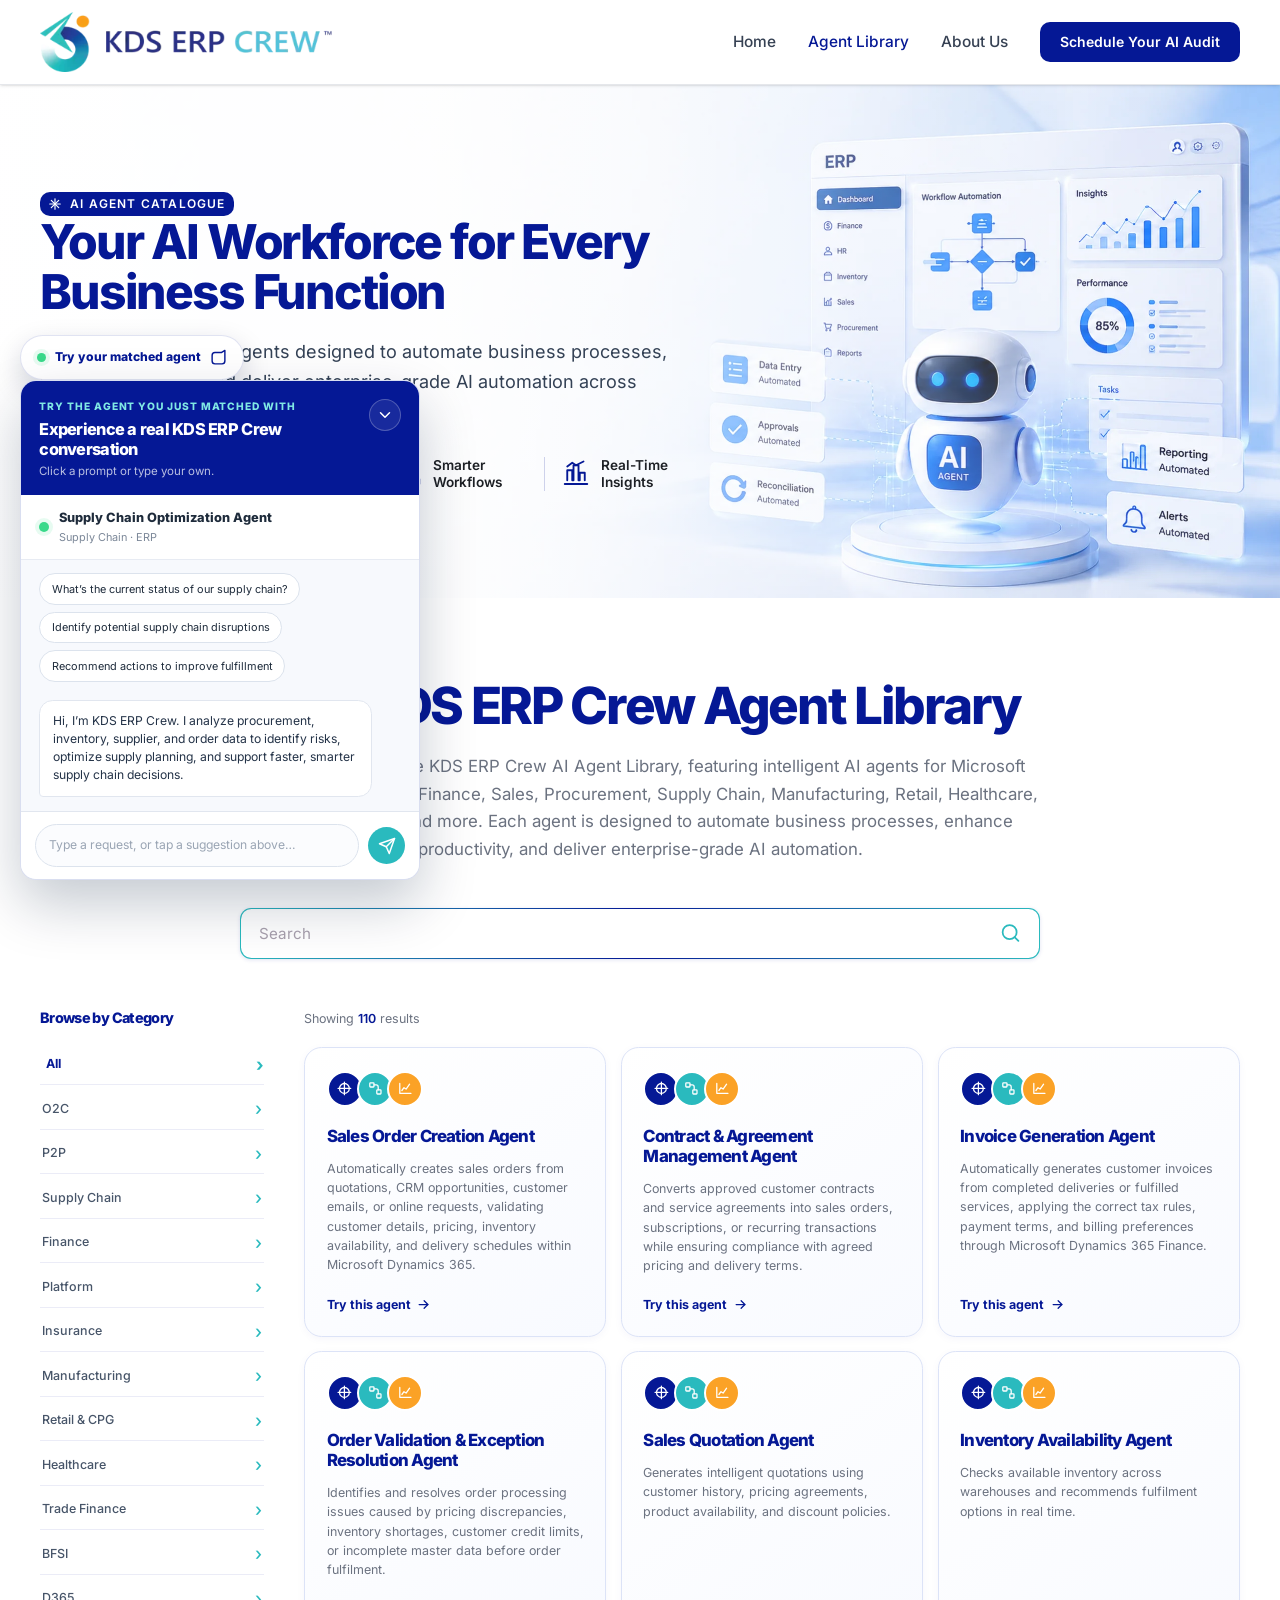
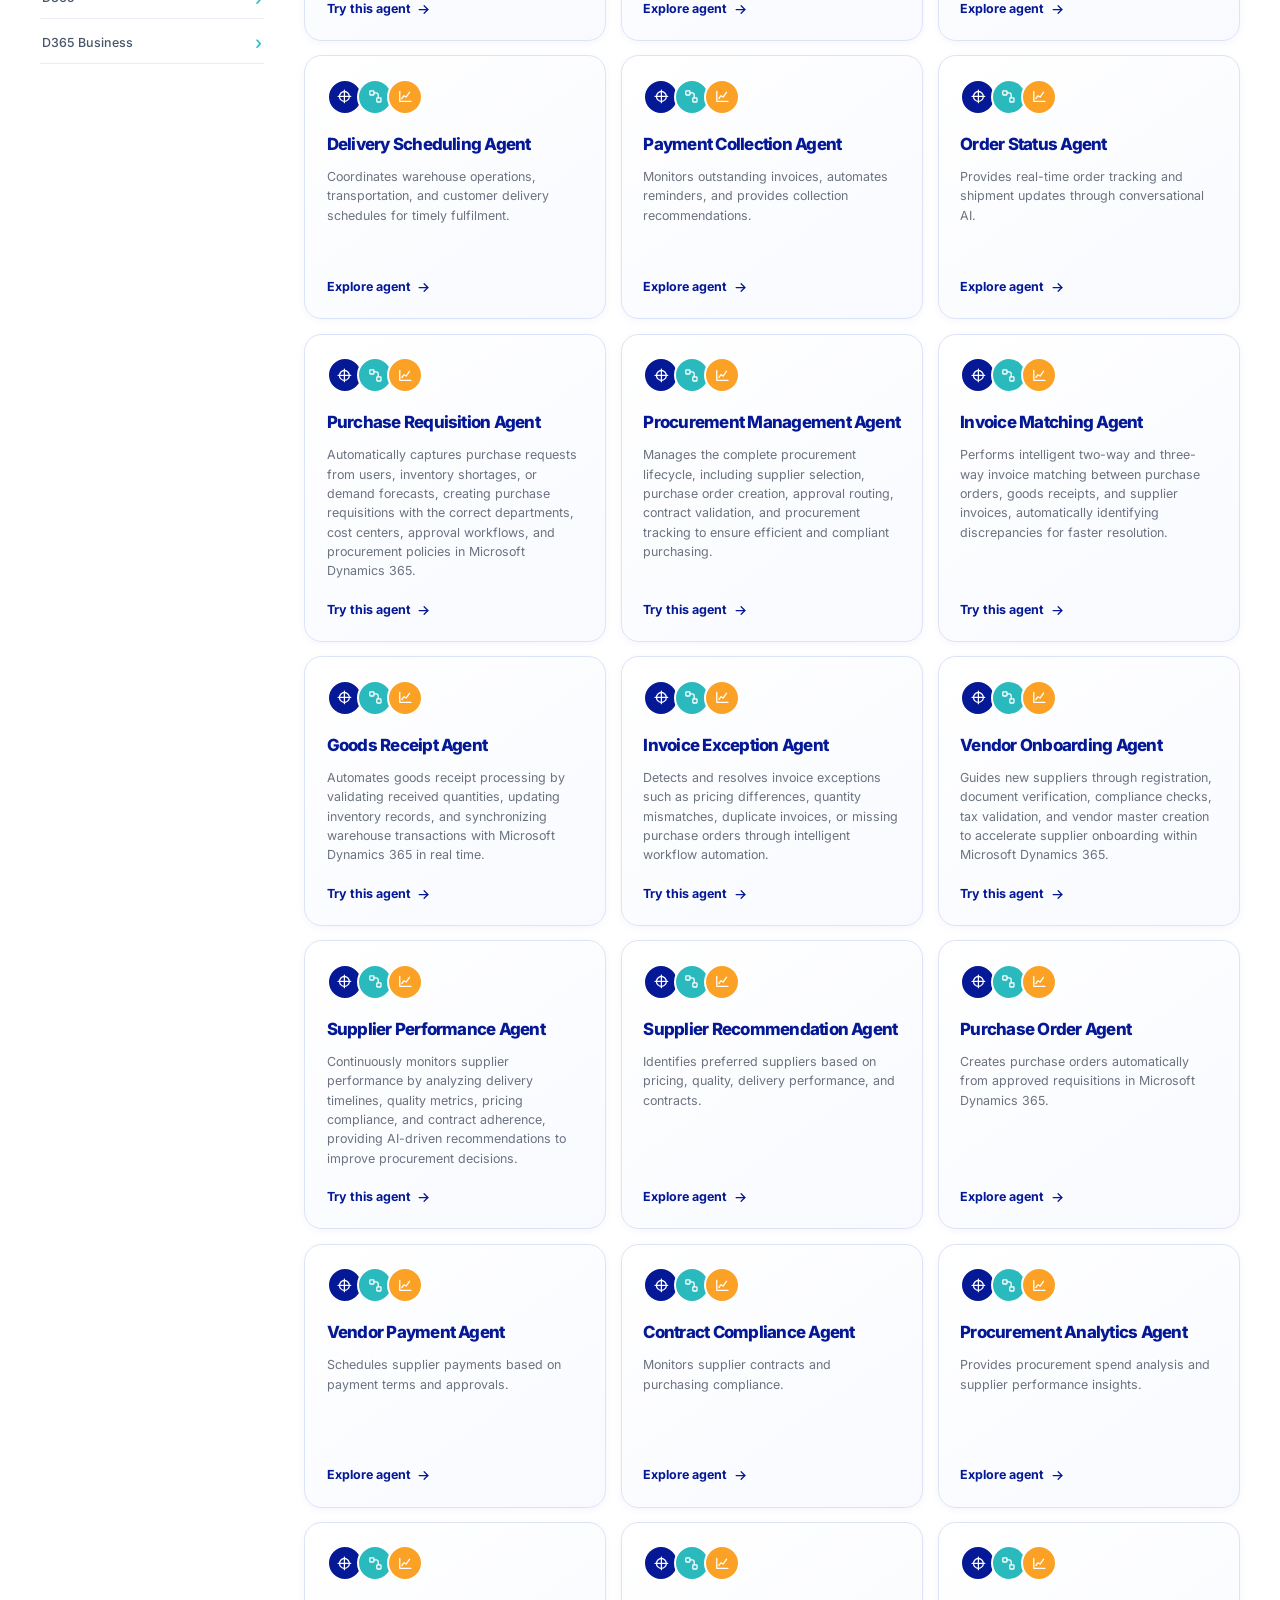
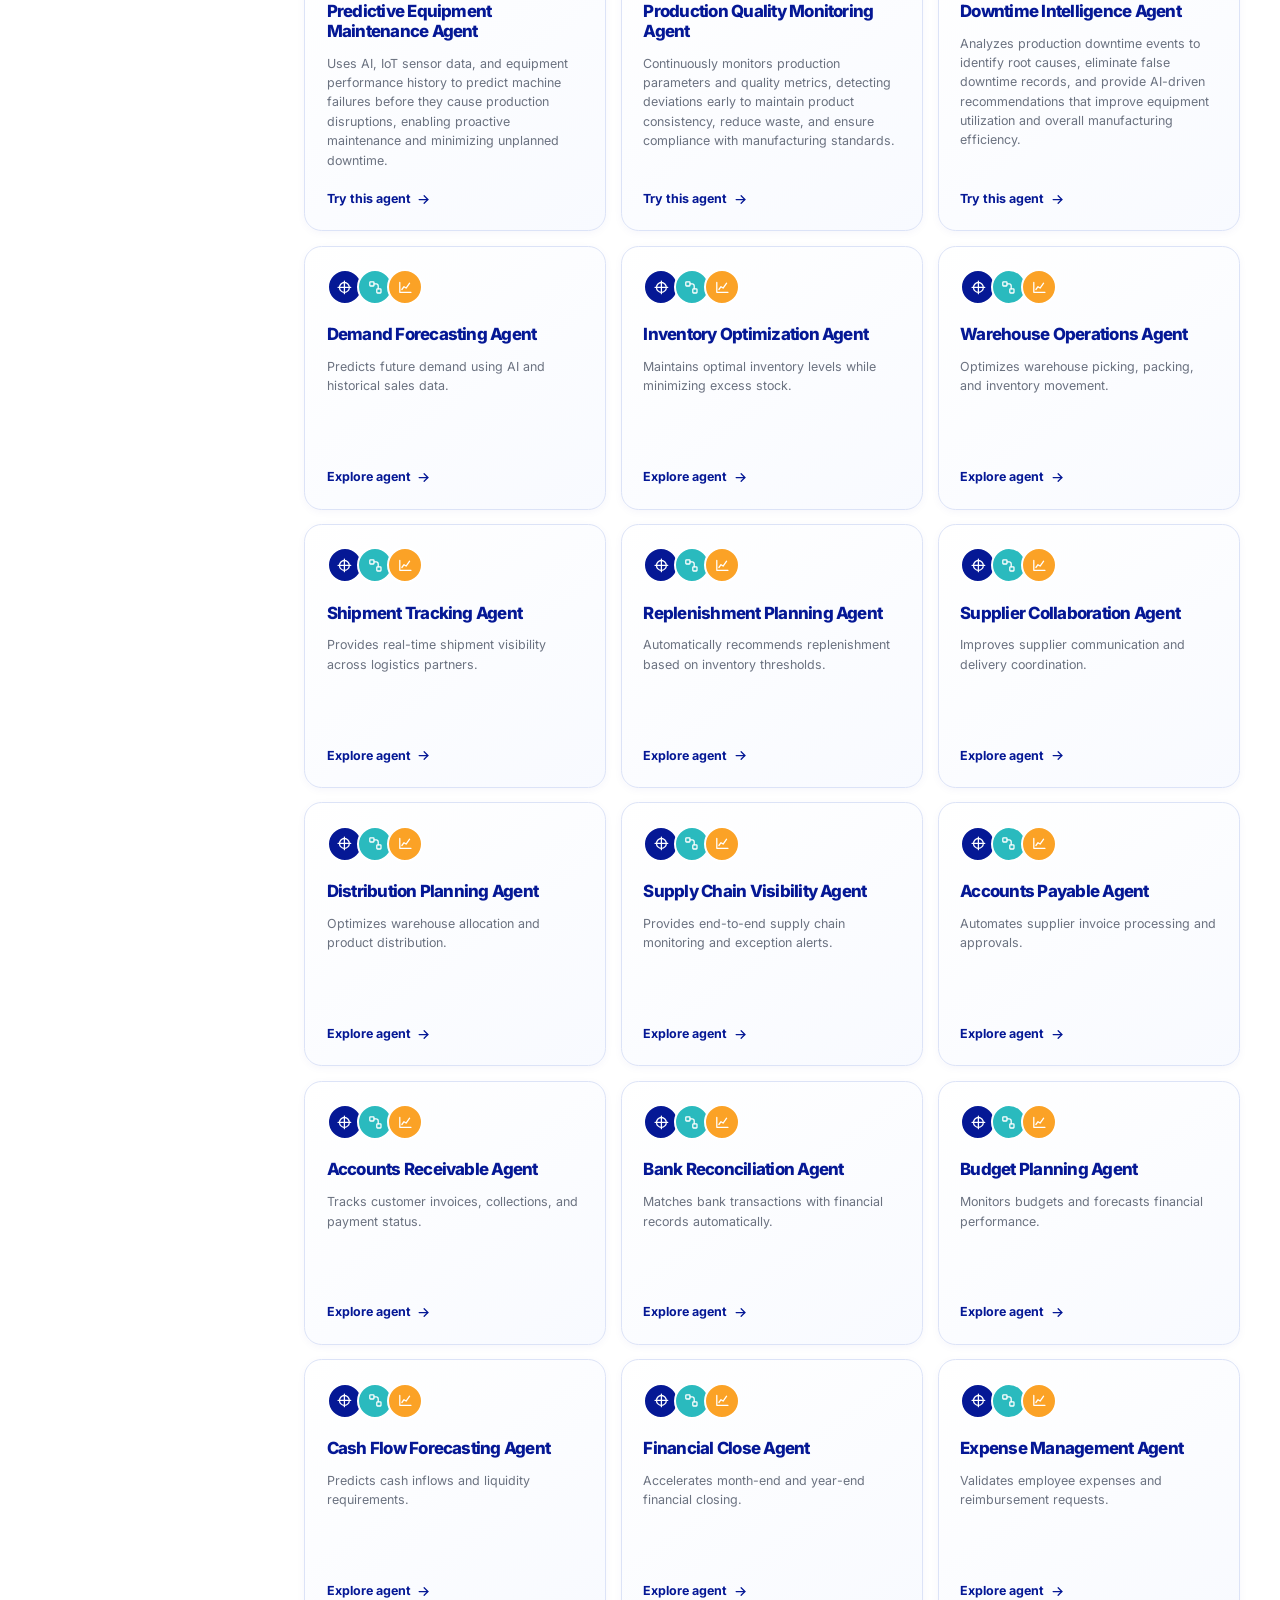
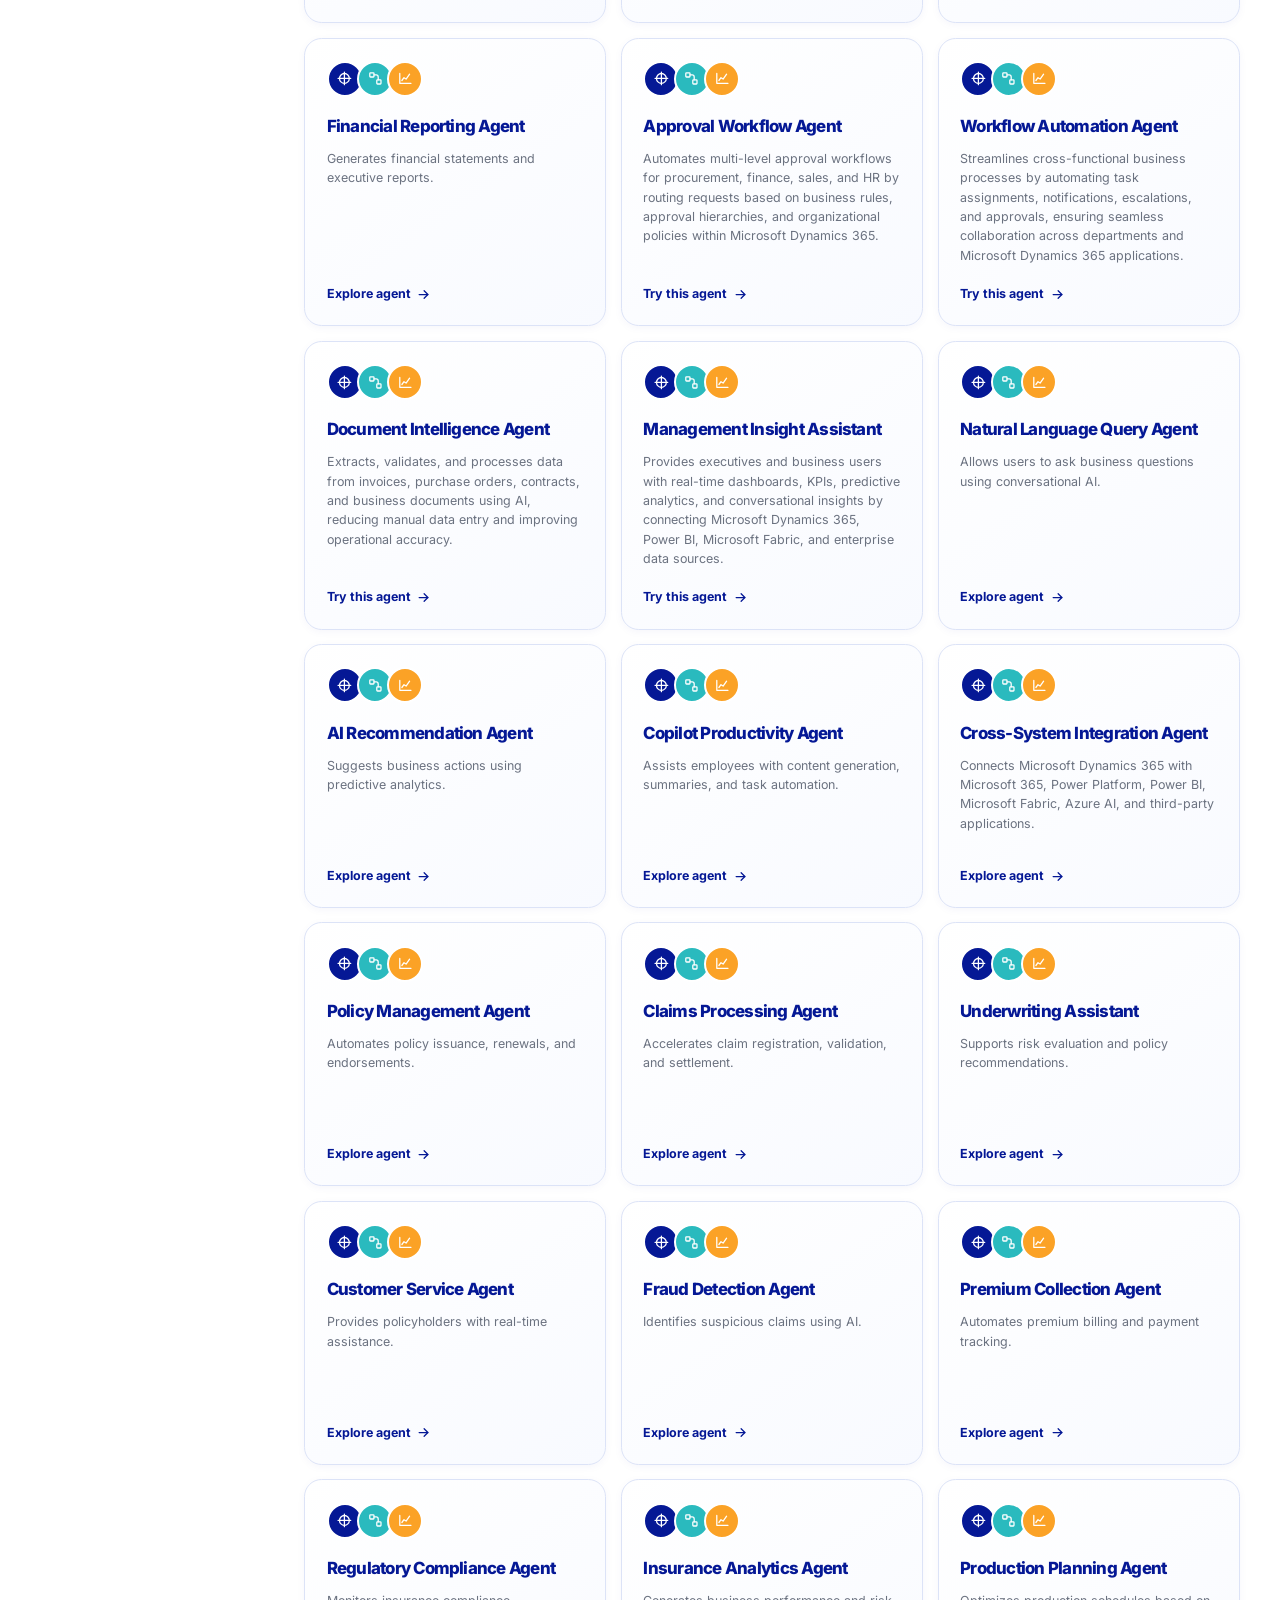
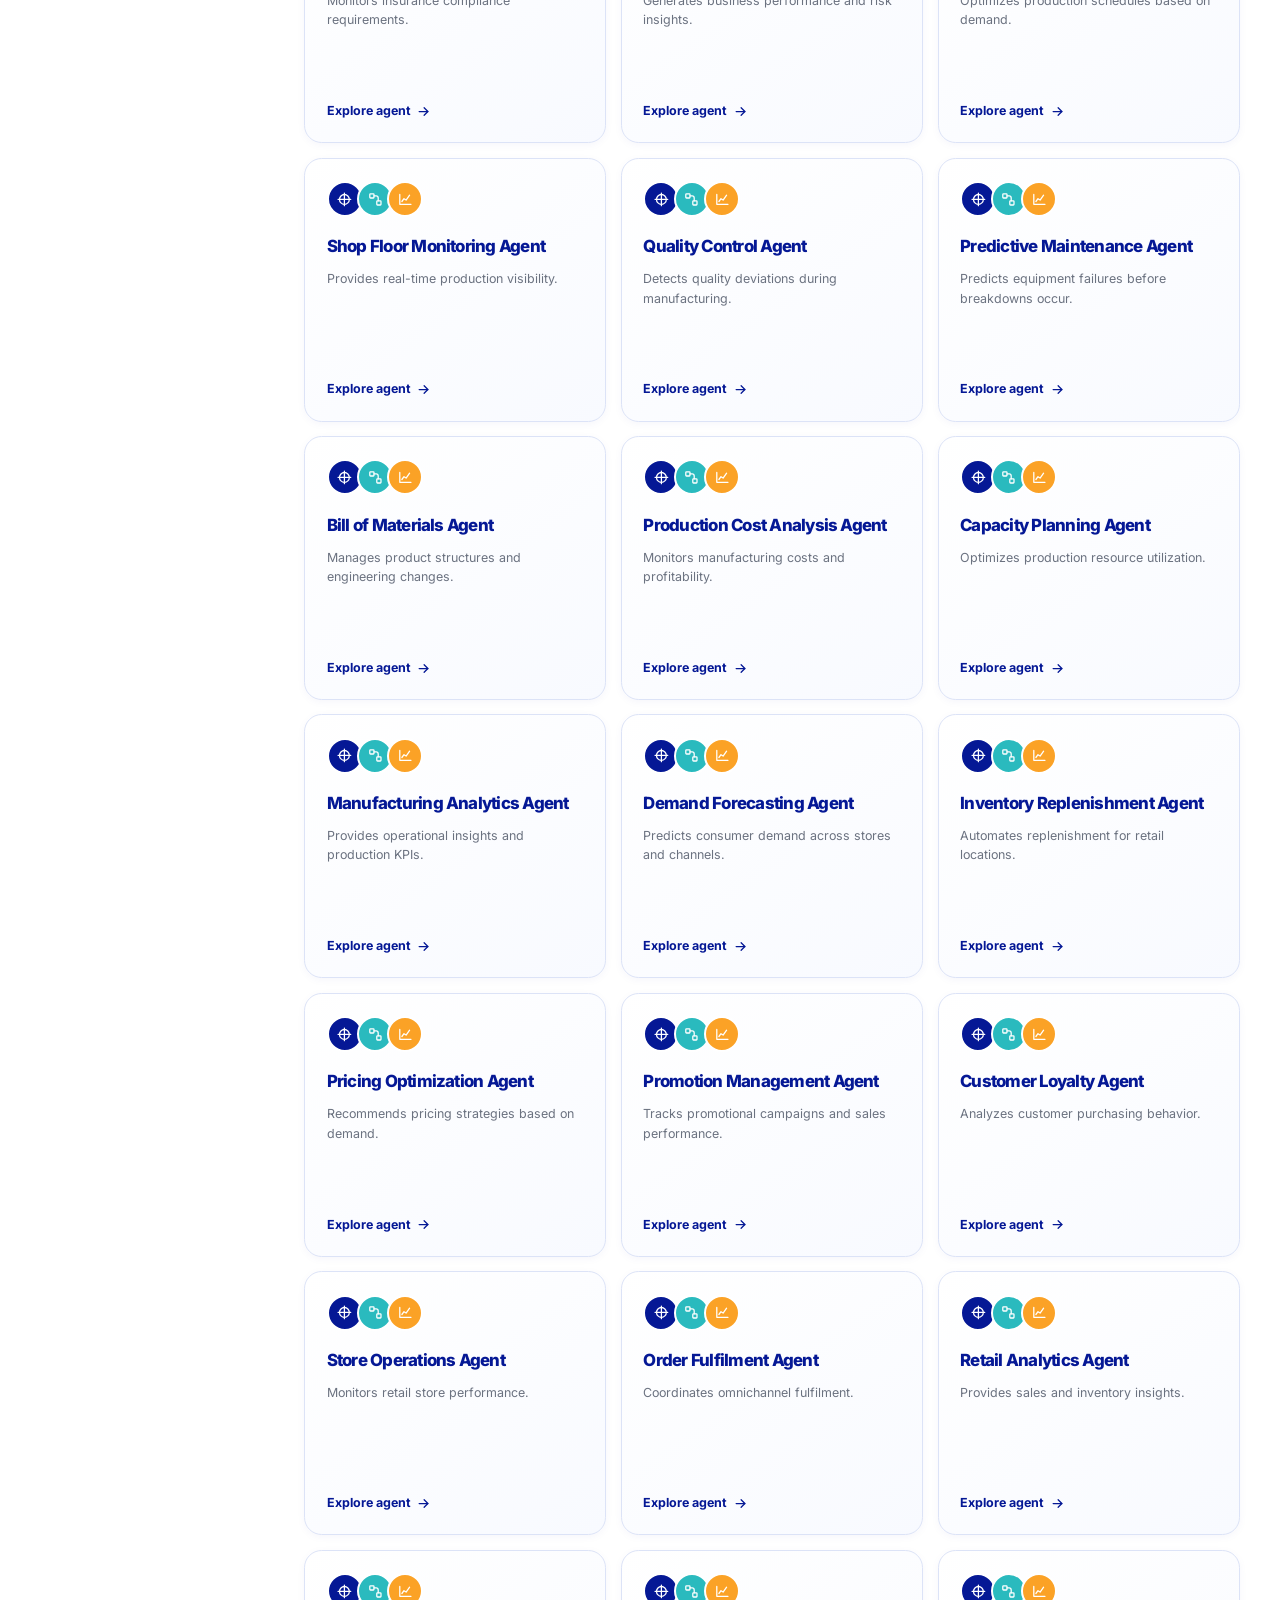
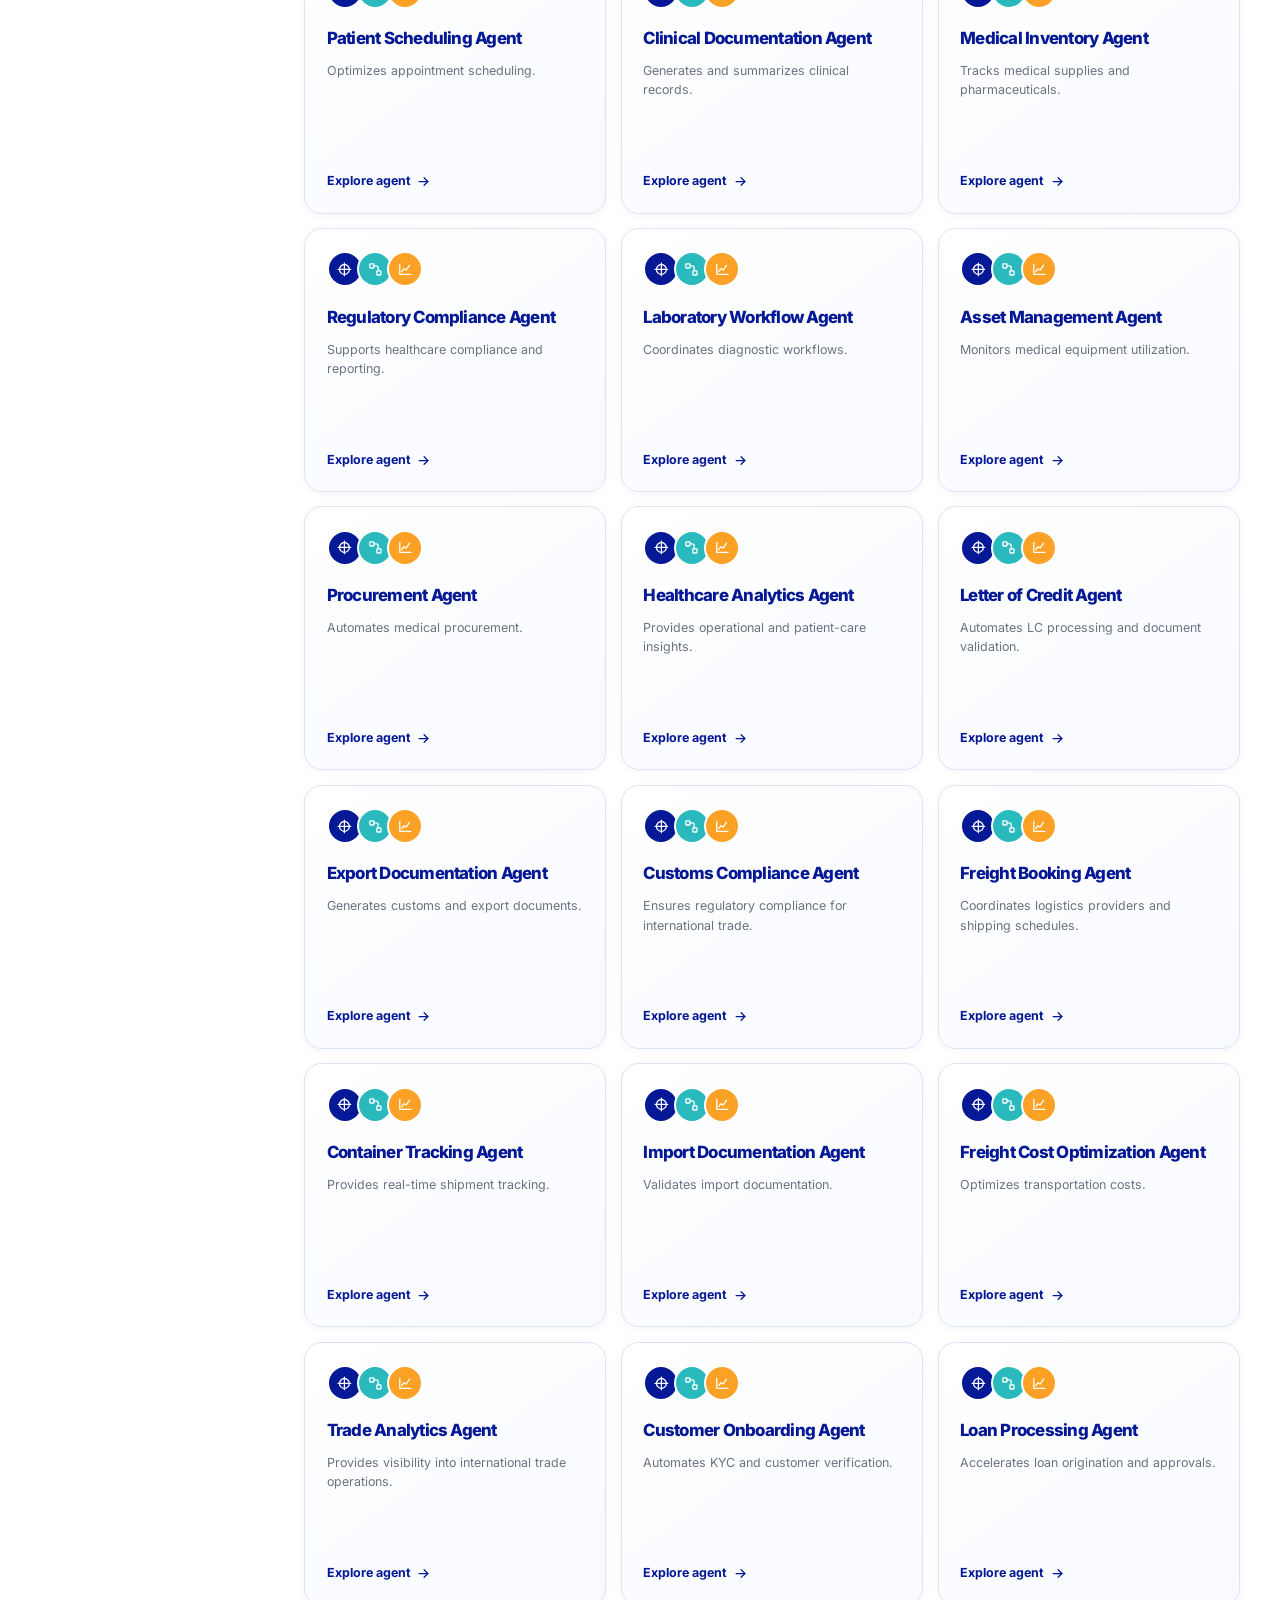
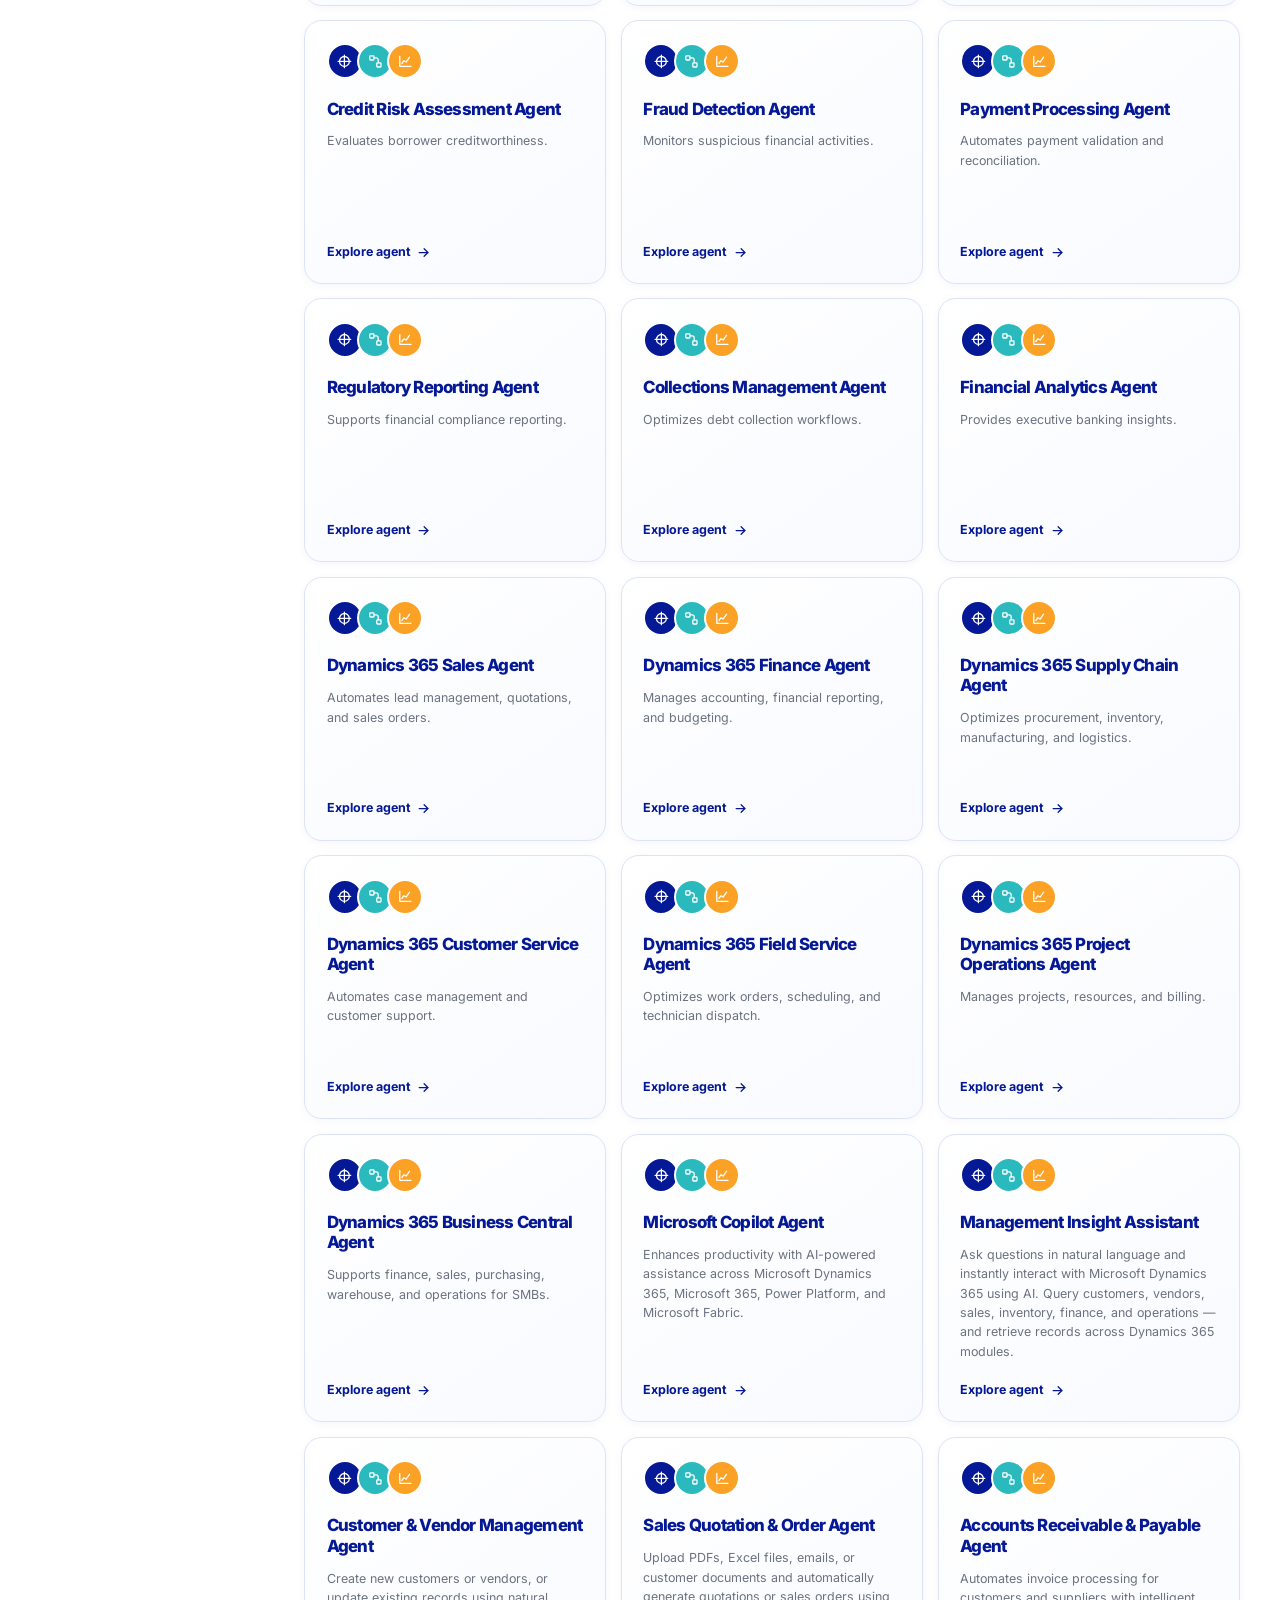
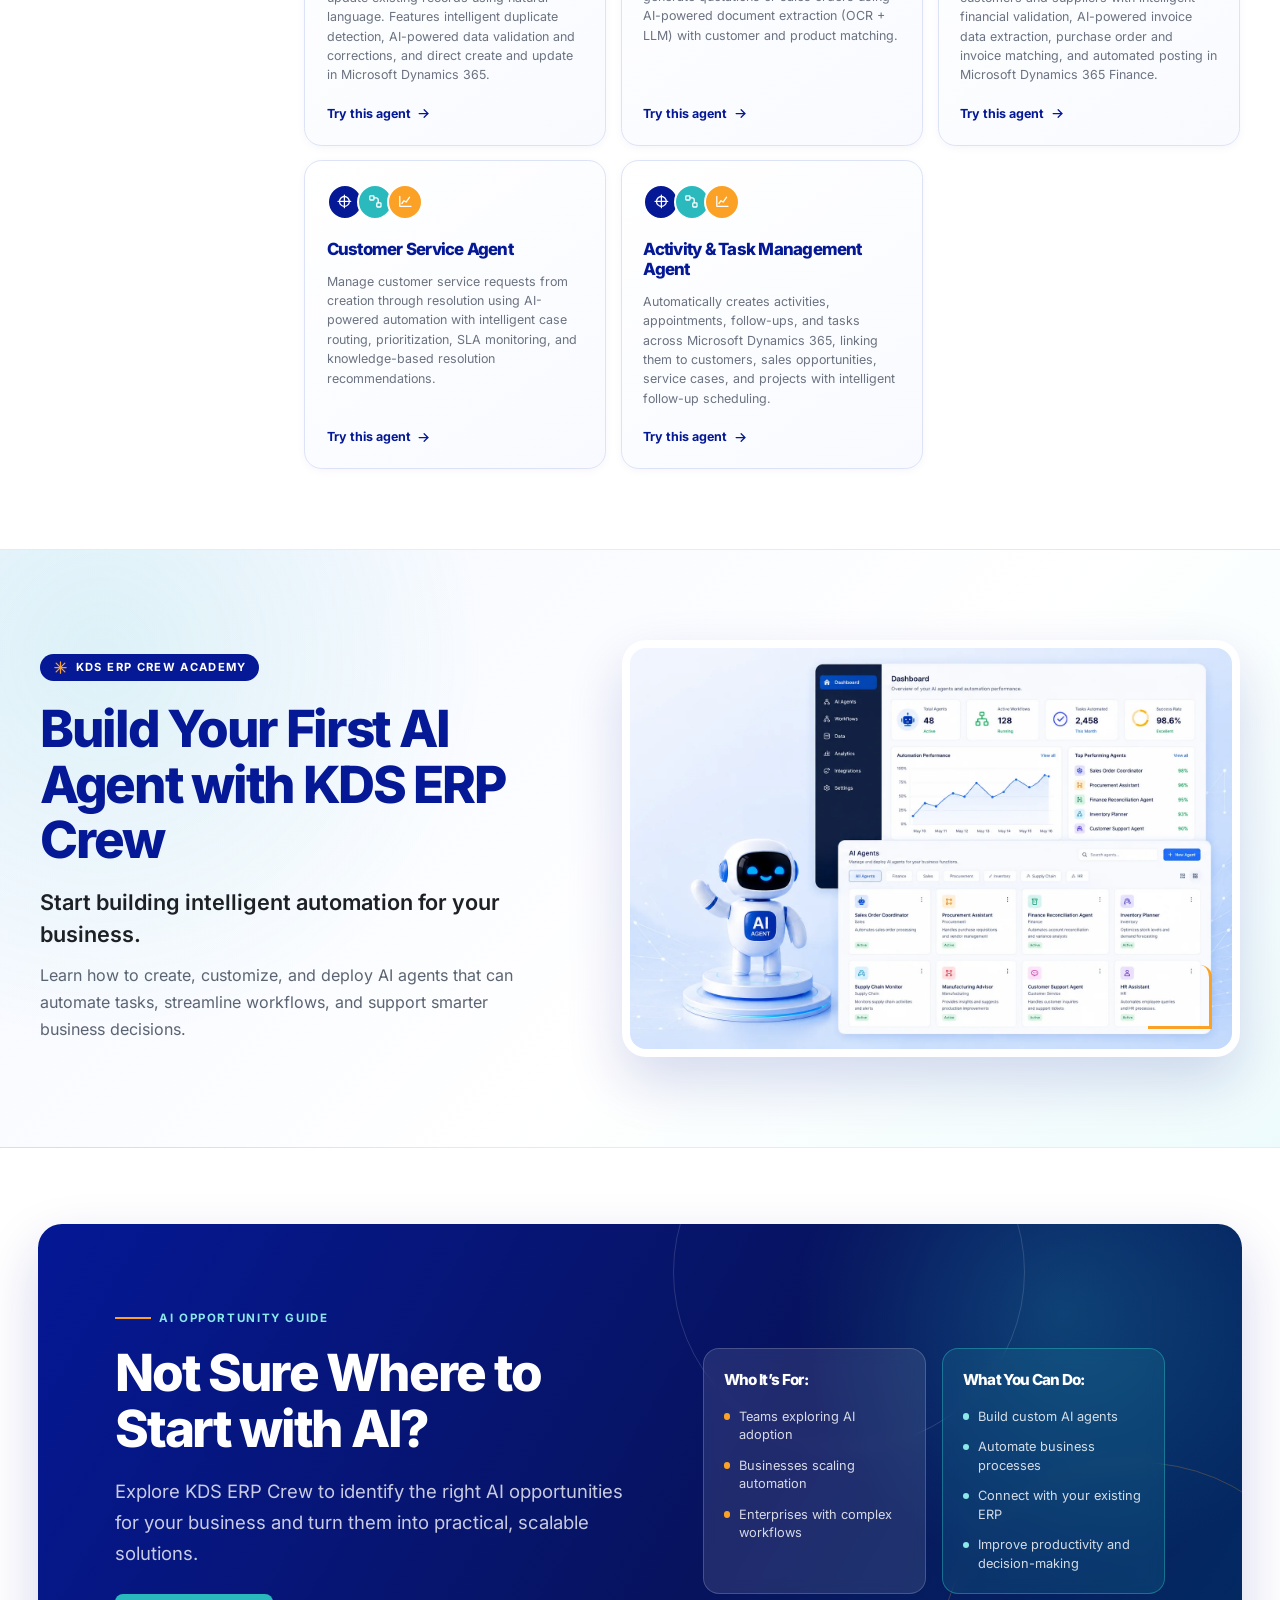
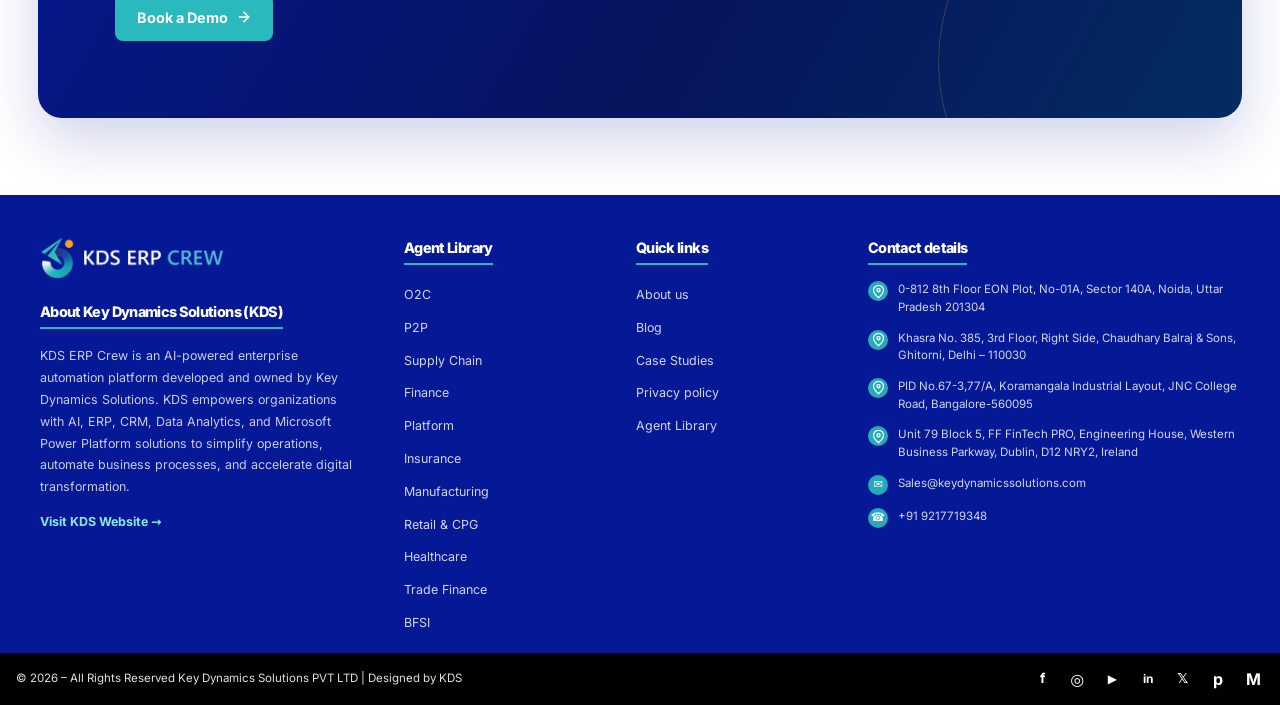
<file: agent-library.html>
<!DOCTYPE html>
<html lang="en">
<head>
  <meta charset="utf-8" />
  <meta name="viewport" content="width=device-width, initial-scale=1" />
  <title>Agent Library — KDS ERP Crew</title>
  <meta name="description" content="Explore the complete KDS ERP Crew AI Agent Library featuring intelligent AI agents for Microsoft Dynamics 365." />
  <link rel="icon" href="favicon.ico" type="image/x-icon" />
  <style>
    @font-face {
      font-family: 'Inter';
      src: url('assets/fonts/inter.woff2') format('woff2');
      font-weight: 100 900;
      font-style: normal;
      font-display: swap;
    }
  </style>
  <link rel="stylesheet" href="css/styles.css" />
  <style>
    html { scroll-behavior: smooth; }
    /* Catalogue sticky filter sits just below the sticky header */
    #catalogue-filter-sticky {
      position: sticky;
      top: 86px; /* updated by JS after measuring header */
      z-index: 10;
    }
    /* ── Footer ──────────────────────────────────────────────────── */
    .footer-inner {
      display: flex;
      flex-direction: column;
      justify-content: space-between;
      gap: 3rem;
    }
    @media (min-width: 768px) {
      .footer-inner { flex-direction: row; align-items: flex-start; }
    }
    .footer-right {
      display: flex;
      flex-direction: column;
      gap: 1rem;
    }
    @media (min-width: 768px) {
      .footer-right { align-items: flex-end; text-align: right; align-self: flex-start; }
    }
    .footer-divider {
      width: 100%;
      border-top: 1px solid rgba(255,255,255,0.10);
    }
    .footer-social-btn {
      display: flex;
      height: 2.25rem;
      width: 2.25rem;
      align-items: center;
      justify-content: center;
      border-radius: 9999px;
      background-color: rgba(255,255,255,0.10);
      color: #fff;
      transition: background-color 0.15s;
    }
    .footer-social-btn:hover { background-color: rgba(255,255,255,0.25); }
    .footer-kds-link { transition: opacity 0.15s; }
    .footer-kds-link:hover { opacity: 0.80; }
    .footer-copyright {
      margin-top: 2.5rem;
      border-top: 1px solid rgba(255,255,255,0.10);
      padding-top: 1.5rem;
    }
    /* ── Agent Library hero ─────────────────────────────────────── */
    #agent-library-hero {
      height: auto;
      min-height: 0;
      aspect-ratio: 1024 / 410;
    }
    .agent-library-hero-image {
      object-position: center top;
      transform: none;
    }
    .agent-library-hero-overlay {
      background: linear-gradient(90deg, rgba(255,255,255,0.98) 0%, rgba(255,255,255,0.90) 34%, rgba(255,255,255,0.28) 68%, rgba(255,255,255,0) 100%);
    }
    .agent-library-hero-copy {
      max-width: 42rem;
    }
    .agent-library-hero-features {
      display: grid;
      grid-template-columns: repeat(4, minmax(0, 1fr));
      gap: 0;
      max-width: 46rem;
      margin-top: 2rem;
    }
    .agent-library-hero-feature {
      display: flex;
      min-width: 0;
      align-items: center;
      gap: 0.65rem;
      padding: 0 1rem;
      border-left: 1px solid rgba(5, 24, 149, 0.18);
    }
    .agent-library-hero-feature:first-child {
      padding-left: 0;
      border-left: 0;
    }
    .agent-library-hero-feature-icon {
      flex: 0 0 auto;
      color: #051895;
    }
    .agent-library-hero-feature-label {
      color: #1d2025;
      font-size: 0.85rem;
      font-weight: 600;
      line-height: 1.25;
    }
    /* ── Catalogue introduction ─────────────────────────────────── */
    .catalogue-intro {
      max-width: 56rem;
      margin: 0 auto;
      text-align: center;
    }
    .catalogue-intro-title {
      color: #051895;
      font-size: clamp(2.25rem, 4vw, 3.35rem);
      font-weight: 800;
      letter-spacing: -0.04em;
      line-height: 1.08;
    }
    .catalogue-intro-copy {
      max-width: 50rem;
      margin: 1.25rem auto 0;
      color: #6b7280;
      font-size: 1.05rem;
      line-height: 1.65;
    }
    .catalogue-intro-search {
      max-width: 50rem;
      margin: 2.75rem auto 0;
      padding: 1px;
      border-radius: 0.7rem;
      background: linear-gradient(90deg, #2ababe 0%, #051895 50%, #2ababe 100%);
      box-shadow: 0 1px 4px rgba(5, 24, 149, 0.12);
    }
    .catalogue-intro-search-inner {
      position: relative;
      overflow: hidden;
      border-radius: 0.65rem;
      background: #fff;
    }
    .catalogue-intro-search-icon {
      pointer-events: none;
      position: absolute;
      right: 1.1rem;
      top: 50%;
      color: #2ababe;
      transform: translateY(-50%);
    }
    .catalogue-intro-search input {
      width: 100%;
      height: 3.1rem;
      border: 0;
      padding: 0 3.25rem 0 1.1rem;
      color: #334155;
      font-size: 0.95rem;
      outline: none;
    }
    .catalogue-intro-search input::placeholder {
      color: #a8a0ad;
    }
    .catalogue-intro-search input:focus {
      box-shadow: inset 0 0 0 2px rgba(42, 186, 190, 0.28);
    }
    /* ── Catalogue browsing layout ──────────────────────────────── */
    .catalogue-layout {
      display: grid;
      grid-template-columns: minmax(11rem, 14rem) minmax(0, 1fr);
      gap: 2.5rem;
      align-items: start;
      margin-top: 3rem;
    }
    .catalogue-category-sidebar {
      min-width: 0;
    }
    .catalogue-category-title {
      margin-bottom: 1rem;
      color: #051895;
      font-size: 0.9rem;
      font-weight: 700;
    }
    #filter-bar {
      display: flex;
      flex-direction: column;
      gap: 0.25rem;
    }
    .catalogue-filter-btn {
      display: flex;
      width: 100%;
      align-items: center;
      justify-content: space-between;
      gap: 0.75rem;
      border: 0;
      border-bottom: 1px solid rgba(5, 24, 149, 0.08);
      padding: 0.65rem 0.15rem;
      background: transparent;
      color: #475569;
      font-size: 0.78rem;
      font-weight: 500;
      text-align: left;
      transition: color 0.15s, padding 0.15s;
    }
    .catalogue-filter-btn:hover,
    .catalogue-filter-btn.catalogue-filter-active {
      color: #051895;
    }
    .catalogue-filter-btn.catalogue-filter-active {
      padding-left: 0.35rem;
      font-weight: 700;
    }
    .catalogue-filter-arrow {
      color: #2ababe;
      font-size: 1.1rem;
      line-height: 1;
      transition: transform 0.15s;
    }
    .catalogue-filter-btn:hover .catalogue-filter-arrow,
    .catalogue-filter-btn.catalogue-filter-active .catalogue-filter-arrow {
      transform: translateX(0.15rem);
    }
    .catalogue-filter-btn .filter-count {
      display: none;
    }
    .catalogue-results {
      min-width: 0;
    }
    .catalogue-results-header {
      display: flex;
      align-items: center;
      justify-content: space-between;
      min-height: 1.5rem;
      margin-bottom: 1rem;
    }
    .catalogue-results-header #catalogue-count {
      margin: 0;
      color: #6b7280;
      font-size: 0.78rem;
    }
    .catalogue-results-header #catalogue-count .font-semibold {
      color: #051895;
    }
    .catalogue-agent-grid {
      display: grid;
      grid-template-columns: repeat(3, minmax(0, 1fr));
      gap: 0.9rem;
    }
    .catalogue-agent-card {
      display: flex;
      min-width: 0;
      min-height: 16.5rem;
      flex-direction: column;
      border: 1px solid #dce3f7;
      border-radius: 1.1rem;
      padding: 1.35rem;
      background: linear-gradient(145deg, #ffffff 0%, #f8faff 100%);
      box-shadow: 0 2px 8px rgba(5, 24, 149, 0.04);
      transition: border-color 0.15s, box-shadow 0.15s, transform 0.15s;
    }
    .catalogue-agent-card:hover {
      border-color: #2ababe;
      box-shadow: 0 8px 18px rgba(5, 24, 149, 0.1);
      transform: translateY(-2px);
    }
    .catalogue-agent-icon-stack {
      display: flex;
      align-items: center;
      min-height: 2.35rem;
      margin-bottom: 1.15rem;
    }
    .catalogue-agent-icon {
      display: inline-flex;
      width: 2.25rem;
      height: 2.25rem;
      align-items: center;
      justify-content: center;
      margin-left: -0.35rem;
      border: 2px solid #fff;
      border-radius: 9999px;
      color: #fff;
    }
    .catalogue-agent-icon:first-child {
      margin-left: 0;
    }
    .catalogue-agent-icon svg {
      width: 1.05rem;
      height: 1.05rem;
    }
    .catalogue-agent-icon-navy { background: #051895; }
    .catalogue-agent-icon-teal { background: #2ababe; }
    .catalogue-agent-icon-orange { background: #fba226; }
    .catalogue-agent-card-title {
      margin: 0;
      color: #051895;
      font-size: 1.05rem;
      font-weight: 700;
      line-height: 1.2;
    }
    .catalogue-agent-card-description {
      margin-top: 0.8rem;
      color: #6b7280;
      font-size: 0.78rem;
      line-height: 1.55;
    }
    .catalogue-agent-action {
      display: inline-flex;
      align-items: center;
      gap: 0.35rem;
      margin-top: auto;
      padding-top: 1.25rem;
      color: #051895;
      font-size: 0.78rem;
      font-weight: 700;
      text-decoration: none;
    }
    .catalogue-agent-action svg {
      transition: transform 0.15s;
    }
    .catalogue-agent-action:hover svg {
      transform: translateX(0.15rem);
    }
    /* ── Build your first AI agent CTA ──────────────────────────── */
    .agent-library-build-cta {
      border-top: 1px solid rgba(5, 24, 149, 0.08);
      border-bottom: 1px solid rgba(5, 24, 149, 0.08);
      background:
        radial-gradient(circle at 8% 18%, rgba(42, 186, 190, 0.12), transparent 30%),
        linear-gradient(135deg, #f3f7ff 0%, #ffffff 58%, #eefbfc 100%);
    }
    .agent-library-build-cta-inner {
      display: grid;
      grid-template-columns: minmax(0, 0.9fr) minmax(0, 1.1fr);
      align-items: center;
      gap: clamp(2rem, 6vw, 6rem);
      max-width: 90rem;
      margin: 0 auto;
      padding: clamp(3.5rem, 7vw, 6.5rem) clamp(1.5rem, 4vw, 2.5rem);
    }
    .agent-library-build-cta-copy {
      max-width: 36rem;
    }
    .agent-library-build-cta-eyebrow {
      display: inline-flex;
      align-items: center;
      gap: 0.5rem;
      border-radius: 9999px;
      background: #051895;
      color: #ffffff;
      padding: 0.4rem 0.8rem;
      font-size: 0.7rem;
      font-weight: 700;
      letter-spacing: 0.12em;
      line-height: 1;
      text-transform: uppercase;
    }
    .agent-library-build-cta-eyebrow svg {
      color: #fba226;
    }
    .agent-library-build-cta-title {
      margin-top: 1.25rem;
      color: #051895;
      font-size: clamp(2rem, 4vw, 3.5rem);
      font-weight: 800;
      letter-spacing: -0.04em;
      line-height: 1.08;
    }
    .agent-library-build-cta-lead {
      margin-top: 1.25rem;
      color: #1d2025;
      font-size: clamp(1.05rem, 1.8vw, 1.35rem);
      font-weight: 600;
      line-height: 1.45;
    }
    .agent-library-build-cta-description {
      margin-top: 0.75rem;
      max-width: 32rem;
      color: #5b6472;
      font-size: 1rem;
      line-height: 1.7;
    }
    .agent-library-build-cta-image-wrap {
      position: relative;
      overflow: hidden;
      border: 8px solid rgba(255, 255, 255, 0.8);
      border-radius: 1.5rem;
      background: #ffffff;
      box-shadow: 0 1.5rem 3.5rem rgba(5, 24, 149, 0.16);
    }
    .agent-library-build-cta-image-wrap::after {
      position: absolute;
      right: 1.25rem;
      bottom: 1.25rem;
      width: 4rem;
      height: 4rem;
      border-right: 3px solid #fba226;
      border-bottom: 3px solid #fba226;
      border-radius: 0 0.75rem 0 0;
      content: "";
      pointer-events: none;
    }
    .agent-library-build-cta-image {
      display: block;
      width: 100%;
      height: auto;
    }
    /* ── AI opportunity guide CTA ───────────────────────────────── */
    .agent-library-ai-start {
      padding: clamp(3rem, 6vw, 5.5rem) clamp(1rem, 3vw, 2.5rem);
      background: #ffffff;
    }
    .agent-library-ai-start-panel {
      position: relative;
      overflow: hidden;
      max-width: 90rem;
      margin: 0 auto;
      border-radius: 1.5rem;
      background:
        radial-gradient(circle at 85% 18%, rgba(42, 186, 190, 0.24), transparent 24%),
        linear-gradient(120deg, #051895 0%, #07135d 58%, #032c62 100%);
      box-shadow: 0 1.5rem 3.5rem rgba(5, 24, 149, 0.18);
    }
    .agent-library-ai-start-panel::before,
    .agent-library-ai-start-panel::after {
      position: absolute;
      border: 1px solid rgba(255, 255, 255, 0.14);
      border-radius: 9999px;
      content: "";
      pointer-events: none;
    }
    .agent-library-ai-start-panel::before {
      top: -8rem;
      right: 18%;
      width: 22rem;
      height: 22rem;
    }
    .agent-library-ai-start-panel::after {
      right: -6rem;
      bottom: -9rem;
      width: 25rem;
      height: 25rem;
      border-color: rgba(251, 162, 38, 0.24);
    }
    .agent-library-ai-start-inner {
      position: relative;
      z-index: 1;
      display: grid;
      grid-template-columns: minmax(0, 1.05fr) minmax(0, 0.95fr);
      gap: clamp(2rem, 6vw, 6rem);
      align-items: center;
      padding: clamp(2rem, 6vw, 5rem);
    }
    .agent-library-ai-start-copy {
      max-width: 40rem;
    }
    .agent-library-ai-start-eyebrow {
      display: inline-flex;
      align-items: center;
      gap: 0.5rem;
      color: #8be8e8;
      font-size: 0.72rem;
      font-weight: 700;
      letter-spacing: 0.14em;
      text-transform: uppercase;
    }
    .agent-library-ai-start-eyebrow span {
      display: block;
      width: 2.25rem;
      height: 2px;
      background: #fba226;
    }
    .agent-library-ai-start-title {
      margin-top: 1.15rem;
      color: #ffffff;
      font-size: clamp(2rem, 4vw, 3.45rem);
      font-weight: 800;
      letter-spacing: -0.04em;
      line-height: 1.08;
    }
    .agent-library-ai-start-description {
      margin-top: 1.25rem;
      max-width: 35rem;
      color: rgba(255, 255, 255, 0.78);
      font-size: clamp(1rem, 1.6vw, 1.15rem);
      line-height: 1.7;
    }
    .agent-library-ai-start-button {
      display: inline-flex;
      align-items: center;
      gap: 0.5rem;
      margin-top: 1.5rem;
      border-radius: 0.5rem;
      background: #2ababe;
      color: #ffffff;
      padding: 0.8rem 1.35rem;
      font-size: 0.9rem;
      font-weight: 700;
      text-decoration: none;
      transition: background-color 0.15s, transform 0.15s;
    }
    .agent-library-ai-start-button:hover {
      background: #229fa3;
      transform: translateY(-1px);
    }
    .agent-library-ai-start-guide {
      display: grid;
      grid-template-columns: repeat(2, minmax(0, 1fr));
      gap: 1rem;
    }
    .agent-library-ai-start-card {
      min-height: 100%;
      padding: 1.25rem;
      border: 1px solid rgba(255, 255, 255, 0.18);
      border-radius: 1rem;
      background: rgba(255, 255, 255, 0.1);
      backdrop-filter: blur(8px);
    }
    .agent-library-ai-start-card:nth-child(2) {
      border-color: rgba(42, 186, 190, 0.45);
      background: rgba(42, 186, 190, 0.14);
    }
    .agent-library-ai-start-card h3 {
      color: #ffffff;
      font-size: 0.95rem;
      font-weight: 700;
    }
    .agent-library-ai-start-card ul {
      display: grid;
      gap: 0.75rem;
      margin-top: 1rem;
    }
    .agent-library-ai-start-card li {
      display: flex;
      gap: 0.55rem;
      color: rgba(255, 255, 255, 0.82);
      font-size: 0.8rem;
      line-height: 1.45;
    }
    .agent-library-ai-start-card li::before {
      flex: 0 0 auto;
      width: 0.4rem;
      height: 0.4rem;
      margin-top: 0.35rem;
      border-radius: 9999px;
      background: #fba226;
      content: "";
    }
    .agent-library-ai-start-card:nth-child(2) li::before {
      background: #8be8e8;
    }
    @media (max-width: 767px) {
      #agent-library-hero {
        height: auto;
        min-height: 34rem;
        aspect-ratio: auto;
      }
      .agent-library-hero-image {
        object-position: left top;
      }
      .agent-library-hero-overlay {
        background: linear-gradient(90deg, rgba(255,255,255,0.98) 0%, rgba(255,255,255,0.88) 60%, rgba(255,255,255,0.35) 100%);
      }
      .agent-library-hero-features {
        grid-template-columns: repeat(2, minmax(0, 1fr));
        gap: 0.9rem 0;
        margin-top: 1.5rem;
      }
      .agent-library-hero-feature {
        padding: 0 0.75rem;
      }
      .agent-library-hero-feature:nth-child(odd) {
        padding-left: 0;
        border-left: 0;
      }
      .agent-library-hero-feature:nth-child(even) {
        padding-right: 0;
      }
      .agent-library-hero-feature:nth-child(n + 3) {
        padding-top: 0.9rem;
        border-top: 1px solid rgba(5, 24, 149, 0.14);
      }
      .catalogue-intro-title {
        font-size: clamp(2rem, 9vw, 2.65rem);
      }
      .catalogue-intro-copy {
        font-size: 0.95rem;
        line-height: 1.55;
      }
      .catalogue-intro-search {
        margin-top: 2rem;
      }
      .catalogue-layout {
        display: block;
        margin-top: 2rem;
      }
      .catalogue-category-sidebar {
        position: static;
        margin-bottom: 2rem;
      }
      .catalogue-category-title {
        margin-bottom: 0.5rem;
      }
      #filter-bar {
        display: grid;
        grid-template-columns: repeat(2, minmax(0, 1fr));
        column-gap: 1rem;
      }
      .catalogue-filter-btn {
        font-size: 0.75rem;
      }
      .catalogue-results-header {
        margin-bottom: 0.75rem;
      }
      .catalogue-agent-grid {
        grid-template-columns: 1fr;
      }
      .catalogue-agent-card {
        min-height: 14rem;
      }
      .agent-library-build-cta-inner {
        grid-template-columns: 1fr;
        gap: 2rem;
        padding: 3.5rem 1rem;
      }
      .agent-library-build-cta-copy {
        max-width: none;
      }
      .agent-library-build-cta-title {
        font-size: clamp(2rem, 9vw, 2.75rem);
      }
      .agent-library-build-cta-description {
        font-size: 0.95rem;
      }
      .agent-library-build-cta-image-wrap {
        border-width: 5px;
        border-radius: 1rem;
      }
      .agent-library-build-cta-image-wrap::after {
        right: 0.75rem;
        bottom: 0.75rem;
        width: 2.5rem;
        height: 2.5rem;
      }
      .agent-library-ai-start {
        padding: 2.5rem 1rem;
      }
      .agent-library-ai-start-panel {
        border-radius: 1rem;
      }
      .agent-library-ai-start-inner {
        grid-template-columns: 1fr;
        gap: 2rem;
        padding: 2rem 1.25rem;
      }
      .agent-library-ai-start-title {
        font-size: clamp(2rem, 9vw, 2.75rem);
      }
      .agent-library-ai-start-description {
        font-size: 0.95rem;
      }
      .agent-library-ai-start-guide {
        grid-template-columns: 1fr;
      }
    }
  </style>
  <link rel="stylesheet" href="css/responsive.css?v=agent-chat-20260902" />
</head>
<body class="bg-background text-foreground">

  <!-- ═══════════════════════════════ HEADER ═══════════════════════════════ -->
  <header class="sticky top-0 z-50 w-full border-b border-gray-200 bg-white shadow-sm">
    <div class="mx-auto flex max-w-screen-2xl items-center justify-between px-6 py-3 md:px-10">
      <a href="index.html">
        <img src="assets/images/kds-logo-header.webp" alt="KDS ERP Crew" class="h-[3.75rem] object-contain" />
      </a>
      <div class="hidden items-center gap-8 md:flex">
        <nav class="flex items-center gap-8">
          <a href="index.html" class="text-[15.4px] font-medium text-gray-700 transition hover:text-[#051895]">Home</a>
          <a href="agent-library.html" class="text-[15.4px] font-medium transition hover:text-[#051895]" style="color:#051895">Agent Library</a>
          <a href="about.html" class="text-[15.4px] font-medium text-gray-700 transition hover:text-[#051895]">About Us</a>
        </nav>
        <button type="button" data-contact-modal-trigger
           class="inline-flex items-center rounded-md px-5 py-2.5 text-sm font-semibold text-white transition hover:brightness-110"
           style="background-color:#051895">Schedule Your AI Audit</button>
      </div>
    </div>
  </header>

  <!-- ═══════════════════════════ AGENT LIBRARY HERO ═══════════════════════════ -->
  <section id="agent-library-hero" class="relative flex flex-col overflow-clip">
    <div class="pointer-events-none absolute inset-0">
      <img
         src="assets/images/agent-library-hero-banner.webp"
        alt=""
        width="1024"
        height="410"
        loading="eager"
        decoding="async"
        class="agent-library-hero-image h-full w-full object-cover"
      />
    </div>
    <div class="agent-library-hero-overlay pointer-events-none absolute inset-0"></div>

    <div class="relative z-10 mx-auto flex w-full max-w-screen-2xl flex-1 flex-col justify-center px-6 py-16 md:px-10 md:py-20">
      <div class="agent-library-hero-copy">
        <div class="mb-4 inline-flex items-center gap-2 rounded-md px-2 py-1 text-xs font-semibold uppercase tracking-widest text-white" style="background:#051895">
          <svg xmlns="http://www.w3.org/2000/svg" width="14" height="14" viewBox="0 0 24 24" fill="none" stroke="currentColor" stroke-width="2" stroke-linecap="round" stroke-linejoin="round"><path d="M12 3v18"/><path d="M3 12h18"/><path d="m5.64 5.64 12.72 12.72"/><path d="m18.36 5.64-12.72 12.72"/></svg>
          AI Agent Catalogue
        </div>
        <h1 class="text-4xl font-bold leading-[1.05] tracking-tight md:text-5xl" style="color:#051895">
          Your AI Workforce for Every Business Function
        </h1>
        <p class="mt-5 max-w-2xl text-base leading-relaxed md:text-lg" style="color:#334155">
          Discover intelligent AI agents designed to automate business processes, boost productivity, and deliver enterprise-grade AI automation across industries.
        </p>
        <ul class="agent-library-hero-features" aria-label="AI workforce benefits">
          <li class="agent-library-hero-feature">
            <svg class="agent-library-hero-feature-icon" xmlns="http://www.w3.org/2000/svg" width="30" height="30" viewBox="0 0 24 24" fill="none" stroke="currentColor" stroke-width="1.5" stroke-linecap="round" stroke-linejoin="round" aria-hidden="true">
              <rect x="5" y="5" width="14" height="14" rx="2"/><path d="M9 9h6v6H9z"/><path d="M9 1v4M15 1v4M9 19v4M15 19v4M19 9h4M19 14h4M1 9h4M1 14h4"/>
            </svg>
            <span class="agent-library-hero-feature-label">AI-Powered<br />Automation</span>
          </li>
          <li class="agent-library-hero-feature">
            <svg class="agent-library-hero-feature-icon" xmlns="http://www.w3.org/2000/svg" width="30" height="30" viewBox="0 0 24 24" fill="none" stroke="currentColor" stroke-width="1.5" stroke-linecap="round" stroke-linejoin="round" aria-hidden="true">
              <rect x="9" y="2" width="6" height="6" rx="1"/><rect x="2" y="16" width="6" height="6" rx="1"/><rect x="16" y="16" width="6" height="6" rx="1"/><path d="M12 8v4M5 16v-2h14v2"/>
            </svg>
            <span class="agent-library-hero-feature-label">Custom AI<br />Agents</span>
          </li>
          <li class="agent-library-hero-feature">
            <svg class="agent-library-hero-feature-icon" xmlns="http://www.w3.org/2000/svg" width="30" height="30" viewBox="0 0 24 24" fill="none" stroke="currentColor" stroke-width="1.5" stroke-linecap="round" stroke-linejoin="round" aria-hidden="true">
              <rect x="3" y="3" width="6" height="6" rx="1"/><rect x="15" y="15" width="6" height="6" rx="1"/><path d="M9 6h3a3 3 0 0 1 3 3v6"/>
            </svg>
            <span class="agent-library-hero-feature-label">Smarter<br />Workflows</span>
          </li>
          <li class="agent-library-hero-feature">
            <svg class="agent-library-hero-feature-icon" xmlns="http://www.w3.org/2000/svg" width="30" height="30" viewBox="0 0 24 24" fill="none" stroke="currentColor" stroke-width="1.5" stroke-linecap="round" stroke-linejoin="round" aria-hidden="true">
              <path d="M3 20h18"/><path d="M5 17V9h4v8M10 17V5h4v12M15 17v-6h4v6"/><path d="m5 6 4-3 3 2 6-3"/>
            </svg>
            <span class="agent-library-hero-feature-label">Real-Time<br />Insights</span>
          </li>
        </ul>
      </div>
    </div>
  </section>

  <!-- ═══════════════════════════ CATALOGUE SECTION ═══════════════════════════ -->
  <section id="catalogue" class="bg-white px-6 py-16 md:px-10 md:py-20">
    <div class="mx-auto max-w-screen-2xl">

      <!-- Section header -->
      <div class="catalogue-intro">
        <h2 class="catalogue-intro-title">The KDS ERP Crew Agent Library</h2>
        <p class="catalogue-intro-copy">
        Explore the complete KDS ERP Crew AI Agent Library, featuring intelligent AI agents for Microsoft Dynamics 365 across Finance, Sales, Procurement, Supply Chain, Manufacturing, Retail, Healthcare, BFSI, Insurance, and more. Each agent is designed to automate business processes, enhance productivity, and deliver enterprise-grade AI automation.
        </p>

        <!-- Search input -->
        <div class="catalogue-intro-search">
          <div class="catalogue-intro-search-inner">
            <svg class="catalogue-intro-search-icon" xmlns="http://www.w3.org/2000/svg" width="21" height="21" viewBox="0 0 24 24" fill="none" stroke="currentColor" stroke-width="2" stroke-linecap="round" stroke-linejoin="round" aria-hidden="true"><circle cx="11" cy="11" r="8"/><path d="m21 21-4.35-4.35"/></svg>
            <input id="search-input" type="text" placeholder="Search" aria-label="Search AI agents" />
          </div>
        </div>
      </div>

      <!-- Category browser and agent results -->
      <div class="catalogue-layout">
        <aside id="catalogue-filter-sticky" class="catalogue-category-sidebar" aria-label="Browse agents by category">
          <h3 class="catalogue-category-title">Browse by Category</h3>
          <div id="filter-bar"></div>
        </aside>

        <div class="catalogue-results">
          <div class="catalogue-results-header">
            <p id="catalogue-count"></p>
          </div>

          <!-- Agent grid (populated by JS) -->
          <div id="catalogue-grid" class="catalogue-agent-grid"></div>

          <!-- Empty state -->
          <div id="catalogue-empty" class="hidden mt-10 rounded-xl border border-dashed border-border bg-surface p-10 text-center text-sm text-muted-foreground">
            No agents match your filter.
          </div>
        </div>
      </div>
    </div>
  </section>

  <!-- ═════════════════════ BUILD YOUR FIRST AI AGENT ═════════════════════ -->
  <section id="build-your-first-agent" class="agent-library-build-cta">
    <div class="agent-library-build-cta-inner">
      <div class="agent-library-build-cta-copy">
        <div class="agent-library-build-cta-eyebrow">
          <svg xmlns="http://www.w3.org/2000/svg" width="15" height="15" viewBox="0 0 24 24" fill="none" stroke="currentColor" stroke-width="2" stroke-linecap="round" stroke-linejoin="round" aria-hidden="true">
            <path d="M12 3v18M3 12h18"/><path d="m5 5 14 14M19 5 5 19"/>
          </svg>
          KDS ERP Crew Academy
        </div>
        <h2 class="agent-library-build-cta-title">Build Your First AI Agent with KDS ERP Crew</h2>
        <p class="agent-library-build-cta-lead">Start building intelligent automation for your business.</p>
        <p class="agent-library-build-cta-description">
          Learn how to create, customize, and deploy AI agents that can automate tasks, streamline workflows, and support smarter business decisions.
        </p>
      </div>
      <div class="agent-library-build-cta-image-wrap">
        <img
          class="agent-library-build-cta-image"
          src="assets/images/build-first-ai-agent-dashboard.webp"
          alt="KDS ERP Crew AI agent dashboard showing automation performance and agent cards"
          loading="lazy"
        />
      </div>
    </div>
  </section>

  <!-- ═════════════════════ AI OPPORTUNITY GUIDE ═════════════════════ -->
  <section id="ai-opportunity-guide" class="agent-library-ai-start">
    <div class="agent-library-ai-start-panel">
      <div class="agent-library-ai-start-inner">
        <div class="agent-library-ai-start-copy">
          <div class="agent-library-ai-start-eyebrow">
            <span></span>
            AI Opportunity Guide
          </div>
          <h2 class="agent-library-ai-start-title">Not Sure Where to Start with AI?</h2>
          <p class="agent-library-ai-start-description">
            Explore KDS ERP Crew to identify the right AI opportunities for your business and turn them into practical, scalable solutions.
          </p>
          <a class="agent-library-ai-start-button" href="about.html#consultation-form">
            Book a Demo
            <svg xmlns="http://www.w3.org/2000/svg" width="16" height="16" viewBox="0 0 24 24" fill="none" stroke="currentColor" stroke-width="2.5" stroke-linecap="round" stroke-linejoin="round" aria-hidden="true">
              <path d="M5 12h14"/><path d="m12 5 7 7-7 7"/>
            </svg>
          </a>
        </div>

        <div class="agent-library-ai-start-guide">
          <div class="agent-library-ai-start-card">
            <h3>Who It’s For:</h3>
            <ul>
              <li>Teams exploring AI adoption</li>
              <li>Businesses scaling automation</li>
              <li>Enterprises with complex workflows</li>
            </ul>
          </div>
          <div class="agent-library-ai-start-card">
            <h3>What You Can Do:</h3>
            <ul>
              <li>Build custom AI agents</li>
              <li>Automate business processes</li>
              <li>Connect with your existing ERP</li>
              <li>Improve productivity and decision-making</li>
            </ul>
          </div>
        </div>
      </div>
    </div>
  </section>

  <!-- ═══════════════════════════════ FOOTER ═══════════════════════════════ -->
  <footer class="site-footer">
    <style>@media(min-width:768px){footer{padding-left:2.5rem!important;padding-right:2.5rem!important}}</style>
    <div class="site-footer-content">
      <div class="site-footer-grid">
        <div class="site-footer-brand">
          <img class="site-footer-logo" src="assets/images/kds-logo-footer.webp" alt="KDS ERP Crew" />
          <h2 class="site-footer-heading">About Key Dynamics Solutions (KDS)</h2>
          <p class="site-footer-about">
            KDS ERP Crew is an AI-powered enterprise automation platform developed and owned by Key Dynamics Solutions. KDS empowers organizations with AI, ERP, CRM, Data Analytics, and Microsoft Power Platform solutions to simplify operations, automate business processes, and accelerate digital transformation.
          </p>
          <a class="site-footer-brand-link" href="https://keydynamicssolutions.com/" target="_blank" rel="noopener noreferrer">Visit KDS Website →</a>
        </div>

        <div>
          <h2 class="site-footer-heading">Agent Library</h2>
          <ul class="site-footer-links">
            <li><a href="agent-library.html#catalogue">O2C</a></li>
            <li><a href="agent-library.html#catalogue">P2P</a></li>
            <li><a href="agent-library.html#catalogue">Supply Chain</a></li>
            <li><a href="agent-library.html#catalogue">Finance</a></li>
            <li><a href="agent-library.html#catalogue">Platform</a></li>
            <li><a href="agent-library.html#catalogue">Insurance</a></li>
            <li><a href="agent-library.html#catalogue">Manufacturing</a></li>
            <li><a href="agent-library.html#catalogue">Retail &amp; CPG</a></li>
            <li><a href="agent-library.html#catalogue">Healthcare</a></li>
            <li><a href="agent-library.html#catalogue">Trade Finance</a></li>
            <li><a href="agent-library.html#catalogue">BFSI</a></li>
          </ul>
        </div>

        <div>
          <h2 class="site-footer-heading">Quick links</h2>
          <ul class="site-footer-links">
            <li><a href="about.html">About us</a></li>
            <li><a href="https://keydynamicssolutions.com/" target="_blank" rel="noopener noreferrer">Blog</a></li>
            <li><a href="https://keydynamicssolutions.com/" target="_blank" rel="noopener noreferrer">Case Studies</a></li>
            <li><a href="https://keydynamicssolutions.com/" target="_blank" rel="noopener noreferrer">Privacy policy</a></li>
            <li><a href="agent-library.html#catalogue">Agent Library</a></li>
          </ul>
        </div>

        <div class="site-footer-contact">
          <h2 class="site-footer-heading">Contact details</h2>
          <ul class="site-footer-contact-list">
            <li class="site-footer-contact-item"><span class="site-footer-contact-icon" aria-hidden="true"><svg xmlns="http://www.w3.org/2000/svg" viewBox="0 0 24 24" width="15" height="15" fill="none" stroke="currentColor" stroke-width="2" stroke-linecap="round" stroke-linejoin="round"><path d="M20 10c0 5-8 12-8 12S4 15 4 10a8 8 0 1 1 16 0Z"/><circle cx="12" cy="10" r="2.5"/></svg></span><span>0-812 8th Floor EON Plot, No-01A, Sector 140A, Noida, Uttar Pradesh 201304</span></li>
            <li class="site-footer-contact-item"><span class="site-footer-contact-icon" aria-hidden="true"><svg xmlns="http://www.w3.org/2000/svg" viewBox="0 0 24 24" width="15" height="15" fill="none" stroke="currentColor" stroke-width="2" stroke-linecap="round" stroke-linejoin="round"><path d="M20 10c0 5-8 12-8 12S4 15 4 10a8 8 0 1 1 16 0Z"/><circle cx="12" cy="10" r="2.5"/></svg></span><span>Khasra No. 385, 3rd Floor, Right Side, Chaudhary Balraj &amp; Sons, Ghitorni, Delhi – 110030</span></li>
            <li class="site-footer-contact-item"><span class="site-footer-contact-icon" aria-hidden="true"><svg xmlns="http://www.w3.org/2000/svg" viewBox="0 0 24 24" width="15" height="15" fill="none" stroke="currentColor" stroke-width="2" stroke-linecap="round" stroke-linejoin="round"><path d="M20 10c0 5-8 12-8 12S4 15 4 10a8 8 0 1 1 16 0Z"/><circle cx="12" cy="10" r="2.5"/></svg></span><span>PID No.67-3,77/A, Koramangala Industrial Layout, JNC College Road, Bangalore-560095</span></li>
            <li class="site-footer-contact-item"><span class="site-footer-contact-icon" aria-hidden="true"><svg xmlns="http://www.w3.org/2000/svg" viewBox="0 0 24 24" width="15" height="15" fill="none" stroke="currentColor" stroke-width="2" stroke-linecap="round" stroke-linejoin="round"><path d="M20 10c0 5-8 12-8 12S4 15 4 10a8 8 0 1 1 16 0Z"/><circle cx="12" cy="10" r="2.5"/></svg></span><span>Unit 79 Block 5, FF FinTech PRO, Engineering House, Western Business Parkway, Dublin, D12 NRY2, Ireland</span></li>
            <li class="site-footer-contact-item"><span class="site-footer-contact-icon" aria-hidden="true">✉</span><a href="mailto:Sales@keydynamicssolutions.com">Sales@keydynamicssolutions.com</a></li>
            <li class="site-footer-contact-item"><span class="site-footer-contact-icon" aria-hidden="true">☎</span><a href="tel:+919217719348">+91 9217719348</a></li>
          </ul>
        </div>
      </div>
    </div>
    <div class="mx-auto max-w-screen-2xl">
      <div class="footer-inner">

        <!-- Left: About -->
        <div style="max-width:32rem">
          <div class="flex items-center">
            <img src="assets/images/kds-logo-footer.webp" alt="KDS ERP Crew" style="height:3.75rem;object-fit:contain;" />
          </div>
          <h3 class="text-hero-foreground" style="margin-top:1.5rem;font-size:1rem;font-weight:700;">About Key Dynamics Solutions (KDS)</h3>
          <p class="text-hero-muted" style="margin-top:0.5rem;font-size:0.875rem;line-height:1.625;">
            KDS ERP Crew is an AI-powered enterprise automation platform developed and owned by Key Dynamics Solutions. KDS empowers organizations with AI, ERP, CRM, Data Analytics, and Microsoft Power Platform solutions to simplify operations, automate business processes, and accelerate digital transformation.
          </p>
        </div>

        <!-- Right: Want to know + Connect -->
        <div class="footer-right">

          <!-- Want to know more -->
          <p class="text-hero-foreground" style="font-size:0.875rem;font-weight:600;">Want to know more about KDS?</p>
          <p class="text-hero-muted" style="max-width:20rem;font-size:0.875rem;line-height:1.625;">Discover our solutions, services, and success stories by visiting the KDS website.</p>
          <a href="https://keydynamicssolutions.com/" target="_blank" rel="noopener noreferrer"
             class="footer-kds-link"
             style="display:inline-flex;align-items:center;gap:0.25rem;font-size:0.875rem;font-weight:600;color:#fff;text-decoration:underline;text-underline-offset:2px;">
            Visit KDS Website →
          </a>

          <!-- Divider -->
          <div class="footer-divider"></div>

          <h3 class="text-hero-foreground" style="font-size:1rem;font-weight:700;">Connect With KDS</h3>
          <p class="text-hero-muted" style="max-width:20rem;font-size:0.875rem;line-height:1.625;">
            Stay connected for the latest updates, AI innovations, ERP insights, and digital transformation stories.
          </p>

          <div style="display:flex;align-items:center;gap:1rem;">
            <a href="https://www.linkedin.com/company/key-dynamics-solutions/" target="_blank" rel="noopener noreferrer" aria-label="LinkedIn" class="footer-social-btn">
              <svg xmlns="http://www.w3.org/2000/svg" viewBox="0 0 24 24" fill="currentColor" width="20" height="20"><path d="M20.447 20.452h-3.554v-5.569c0-1.328-.027-3.037-1.852-3.037-1.853 0-2.136 1.445-2.136 2.939v5.667H9.351V9h3.414v1.561h.046c.477-.9 1.637-1.85 3.37-1.85 3.601 0 4.267 2.37 4.267 5.455v6.286zM5.337 7.433a2.062 2.062 0 0 1-2.063-2.065 2.064 2.064 0 1 1 2.063 2.065zm1.782 13.019H3.555V9h3.564v11.452zM22.225 0H1.771C.792 0 0 .774 0 1.729v20.542C0 23.227.792 24 1.771 24h20.451C23.2 24 24 23.227 24 22.271V1.729C24 .774 23.2 0 22.222 0h.003z"/></svg>
            </a>
            <a href="https://www.facebook.com/KeyDynamicsSolutions/" target="_blank" rel="noopener noreferrer" aria-label="Facebook" class="footer-social-btn">
              <svg xmlns="http://www.w3.org/2000/svg" viewBox="0 0 24 24" fill="currentColor" width="20" height="20"><path d="M24 12.073c0-6.627-5.373-12-12-12s-12 5.373-12 12c0 5.99 4.388 10.954 10.125 11.854v-8.385H7.078v-3.47h3.047V9.43c0-3.007 1.792-4.669 4.533-4.669 1.312 0 2.686.235 2.686.235v2.953H15.83c-1.491 0-1.956.925-1.956 1.874v2.25h3.328l-.532 3.47h-2.796v8.385C19.612 23.027 24 18.062 24 12.073z"/></svg>
            </a>
            <a href="https://x.com/keydynamics_365" target="_blank" rel="noopener noreferrer" aria-label="X" class="footer-social-btn">
              <svg xmlns="http://www.w3.org/2000/svg" viewBox="0 0 24 24" fill="currentColor" width="20" height="20"><path d="M18.901 1.153h3.68l-8.04 9.19L24 22.846h-7.406l-5.8-7.584-6.638 7.584H.474l8.6-9.83L0 1.154h7.594l5.243 6.932ZM17.61 20.644h2.039L6.486 3.24H4.298Z"/></svg>
            </a>
            <a href="https://www.youtube.com/@keydynamicssolutions" target="_blank" rel="noopener noreferrer" aria-label="YouTube" class="footer-social-btn">
              <svg xmlns="http://www.w3.org/2000/svg" viewBox="0 0 24 24" fill="currentColor" width="20" height="20"><path d="M23.498 6.186a3.016 3.016 0 0 0-2.122-2.136C19.505 3.545 12 3.545 12 3.545s-7.505 0-9.377.505A3.017 3.017 0 0 0 .502 6.186C0 8.07 0 12 0 12s0 3.93.502 5.814a3.016 3.016 0 0 0 2.122 2.136c1.871.505 9.376.505 9.376.505s7.505 0 9.377-.505a3.015 3.015 0 0 0 2.122-2.136C24 15.93 24 12 24 12s0-3.93-.502-5.814zM9.545 15.568V8.432L15.818 12l-6.273 3.568z"/></svg>
            </a>
            <a href="https://www.instagram.com/keydynamicssolutions" target="_blank" rel="noopener noreferrer" aria-label="Instagram" class="footer-social-btn">
              <svg xmlns="http://www.w3.org/2000/svg" viewBox="0 0 24 24" fill="currentColor" width="20" height="20"><path d="M12 2.163c3.204 0 3.584.012 4.85.07 3.252.148 4.771 1.691 4.919 4.919.058 1.265.069 1.645.069 4.849 0 3.205-.012 3.584-.069 4.849-.149 3.225-1.664 4.771-4.919 4.919-1.266.058-1.644.07-4.85.07-3.204 0-3.584-.012-4.849-.07-3.26-.149-4.771-1.699-4.919-4.92-.058-1.265-.07-1.644-.07-4.849 0-3.204.013-3.583.07-4.849.149-3.227 1.664-4.771 4.919-4.919 1.266-.057 1.645-.069 4.849-.069zM12 0C8.741 0 8.333.014 7.053.072 2.695.272.273 2.69.073 7.052.014 8.333 0 8.741 0 12c0 3.259.014 3.668.072 4.948.2 4.358 2.618 6.78 6.98 6.98C8.333 23.986 8.741 24 12 24c3.259 0 3.668-.014 4.948-.072 4.354-.2 6.782-2.618 6.979-6.98.059-1.28.073-1.689.073-4.948 0-3.259-.014-3.667-.072-4.947-.196-4.354-2.617-6.78-6.979-6.98C15.668.014 15.259 0 12 0zm0 5.838a6.162 6.162 0 1 0 0 12.324 6.162 6.162 0 0 0 0-12.324zM12 16a4 4 0 1 1 0-8 4 4 0 0 1 0 8zm6.406-11.845a1.44 1.44 0 1 0 0 2.881 1.44 1.44 0 0 0 0-2.881z"/></svg>
            </a>
          </div>
        </div>

      </div>

      <!-- Copyright -->
      <div class="footer-copyright">
        <p class="text-hero-muted" style="font-size:0.75rem;">© 2026 Key Dynamics Solutions Pvt. Ltd. All Rights Reserved. KDS ERP Crew™ is a product of Key Dynamics Solutions.</p>
      </div>

    </div>
  </footer>
  <section class="site-footer-social-bar" aria-label="Social links and copyright">
    <div class="site-footer-social-inner">
      <p class="site-footer-social-copy">© 2026 – All Rights Reserved Key Dynamics Solutions PVT LTD | Designed by KDS</p>
      <nav class="site-footer-social-links" aria-label="KDS social media">
        <a class="site-footer-social-link" href="https://www.facebook.com/KeyDynamicsSolutions/" target="_blank" rel="noopener noreferrer" aria-label="Facebook">f</a>
        <a class="site-footer-social-link site-footer-social-link--instagram" href="https://www.instagram.com/keydynamicssolutions" target="_blank" rel="noopener noreferrer" aria-label="Instagram">◎</a>
        <a class="site-footer-social-link site-footer-social-link--youtube" href="https://www.youtube.com/@keydynamicssolutions" target="_blank" rel="noopener noreferrer" aria-label="YouTube">▶</a>
        <a class="site-footer-social-link site-footer-social-link--linkedin" href="https://www.linkedin.com/company/key-dynamics-solutions/" target="_blank" rel="noopener noreferrer" aria-label="LinkedIn">in</a>
        <a class="site-footer-social-link" href="https://x.com/keydynamics_365" target="_blank" rel="noopener noreferrer" aria-label="X">𝕏</a>
        <a class="site-footer-social-link site-footer-social-link--pinterest" href="https://in.pinterest.com/keydynamics_365/" target="_blank" rel="noopener noreferrer" aria-label="Pinterest">p</a>
        <a class="site-footer-social-link site-footer-social-link--medium" href="https://medium.com/@keydynamicssolutionss" target="_blank" rel="noopener noreferrer" aria-label="Medium">M</a>
      </nav>
    </div>
  </section>

  <!-- ═══════════════════════════ DEMO MODAL ═══════════════════════════ -->
  <div id="demo-modal" class="fixed inset-0 z-50 hidden" role="dialog" aria-modal="true">
    <div id="demo-modal-backdrop" class="fixed inset-0 bg-black/80 backdrop-blur-sm"></div>
    <div class="fixed inset-0 flex items-center justify-center p-4">
      <div class="relative w-full max-w-lg rounded-xl bg-white shadow-2xl p-6">
        <button id="demo-modal-close" class="absolute right-4 top-4 rounded-sm p-1 opacity-70 hover:opacity-100 transition" aria-label="Close">
          <svg xmlns="http://www.w3.org/2000/svg" width="20" height="20" viewBox="0 0 24 24" fill="none" stroke="currentColor" stroke-width="2" stroke-linecap="round" stroke-linejoin="round"><path d="M18 6 6 18"/><path d="m6 6 12 12"/></svg>
        </button>
        <div>
          <div class="mb-2 inline-flex w-fit items-center gap-2 rounded-full bg-brand-soft px-2.5 py-1 text-xs font-semibold text-brand">
            <span id="demo-modal-cat"></span>
          </div>
          <h2 id="demo-modal-title" class="text-xl font-bold text-foreground mt-1"></h2>
          <p id="demo-modal-desc" class="mt-2 text-sm leading-relaxed text-muted-foreground"></p>
        </div>
        <div class="mt-4 flex flex-col items-center justify-center rounded-lg border border-dashed border-border bg-surface p-8 text-center">
          <svg xmlns="http://www.w3.org/2000/svg" width="40" height="40" viewBox="0 0 24 24" fill="none" stroke="currentColor" stroke-width="2" stroke-linecap="round" stroke-linejoin="round" style="color:#2ababe"><circle cx="12" cy="12" r="10"/><polygon points="10 8 16 12 10 16 10 8"/></svg>
          <p class="mt-3 text-sm font-medium">Demo video unavailable in this export</p>
          <p class="mt-1 text-xs text-muted-foreground">On the live site this opens a full agent demo video.</p>
        </div>
      </div>
    </div>
  </div>

  <!-- ═══════════════════════════ CONTACT MODAL ═══════════════════════════ -->
  <div id="contact-modal" class="contact-modal hidden" role="dialog" aria-modal="true" aria-labelledby="contact-modal-title" aria-hidden="true">
    <div class="contact-modal-backdrop" data-contact-modal-close></div>
    <div class="contact-modal-dialog" role="document">
      <button type="button" class="contact-modal-close" data-contact-modal-close aria-label="Close contact form">
        <svg xmlns="http://www.w3.org/2000/svg" width="20" height="20" viewBox="0 0 24 24" fill="none" stroke="currentColor" stroke-width="2" stroke-linecap="round" stroke-linejoin="round" aria-hidden="true"><path d="M18 6 6 18"/><path d="m6 6 12 12"/></svg>
      </button>
      <div class="contact-modal-heading">
        <span class="contact-modal-eyebrow">Let's connect</span>
        <h2 id="contact-modal-title">Schedule your AI audit</h2>
        <p>Tell us a little about your business and our team will help you find the right next step.</p>
      </div>
      <form id="contact-form" class="contact-form">
        <div class="contact-form-field">
          <label for="contact-name">Name</label>
          <input id="contact-name" name="name" type="text" autocomplete="name" placeholder="Your full name" required />
        </div>
        <div class="contact-form-field">
          <label for="contact-email">Work email</label>
          <input id="contact-email" name="email" type="email" autocomplete="email" placeholder="you@company.com" required />
        </div>
        <div class="contact-form-field">
          <label for="contact-company">Company name</label>
          <input id="contact-company" name="company" type="text" autocomplete="organization" placeholder="Your company" required />
        </div>
        <div class="contact-form-field">
          <label for="contact-country">Country</label>
          <input id="contact-country" name="country" type="text" autocomplete="country-name" placeholder="Your country" required />
        </div>
        <div class="contact-form-field contact-form-field--full">
          <label for="contact-message">Message</label>
          <textarea id="contact-message" name="message" rows="4" placeholder="What would you like to explore?"></textarea>
        </div>
        <button type="submit" class="contact-form-submit">Submit request <span aria-hidden="true">→</span></button>
      </form>
      <div id="contact-form-success" class="contact-form-success hidden" role="status" aria-live="polite">
        <span class="contact-form-success-icon" aria-hidden="true">✓</span>
        <h3>Thanks — we’ve received your request.</h3>
        <p>Our team will be in touch shortly to arrange your AI audit or free call.</p>
        <button type="button" class="contact-form-success-close" data-contact-modal-close>Close</button>
      </div>
    </div>
  </div>

  <!-- ═══════════════════════════ AGENT CHAT WIDGET ═══════════════════════════ -->
  <aside id="agent-chat-widget" class="agent-chat-widget is-open" aria-label="Try your matched KDS ERP Crew agent">
    <button id="agent-chat-launcher" class="agent-chat-launcher" type="button" aria-expanded="true" aria-controls="agent-chat-panel">
      <span class="agent-chat-launcher-dot" aria-hidden="true"></span>
      <span class="agent-chat-launcher-label">Try your matched agent</span>
      <svg class="agent-chat-launcher-icon" xmlns="http://www.w3.org/2000/svg" width="17" height="17" viewBox="0 0 24 24" fill="none" stroke="currentColor" stroke-width="2" stroke-linecap="round" stroke-linejoin="round" aria-hidden="true"><path d="M21 15a4 4 0 0 1-4 4H8l-5 3V7a4 4 0 0 1 4-4h10a4 4 0 0 1 4 4z"/></svg>
    </button>
    <div id="agent-chat-panel" class="agent-chat-panel" role="dialog" aria-modal="false" aria-labelledby="agent-chat-title">
      <div class="agent-chat-panel-header">
        <div>
          <p class="agent-chat-eyebrow">Try the agent you just matched with</p>
          <h2 id="agent-chat-title">Experience a real KDS ERP Crew conversation</h2>
          <p class="agent-chat-subtitle">Click a prompt or type your own.</p>
        </div>
        <button id="agent-chat-close" class="agent-chat-close" type="button" aria-label="Minimize agent chat">
          <svg xmlns="http://www.w3.org/2000/svg" width="18" height="18" viewBox="0 0 24 24" fill="none" stroke="currentColor" stroke-width="2" stroke-linecap="round" stroke-linejoin="round" aria-hidden="true"><path d="m6 9 6 6 6-6"/></svg>
        </button>
      </div>
      <div class="agent-chat-agent">
        <span class="agent-chat-agent-status" aria-hidden="true"></span>
        <div><strong id="agent-chat-agent-name">Supply Chain Optimization Agent</strong><span id="agent-chat-agent-meta">Supply Chain · ERP</span></div>
      </div>
      <div id="agent-chat-prompts" class="agent-chat-prompts">
        <button type="button" class="agent-chat-prompt">What’s the current status of our supply chain?</button>
        <button type="button" class="agent-chat-prompt">Identify potential supply chain disruptions</button>
        <button type="button" class="agent-chat-prompt">Recommend actions to improve fulfillment</button>
      </div>
      <div id="agent-chat-messages" class="agent-chat-messages" aria-live="polite">
        <div id="agent-chat-greeting" class="agent-chat-message agent-chat-message--bot">Hi, I’m KDS ERP Crew. I analyze procurement, inventory, supplier, and order data to identify risks, optimize supply planning, and support faster, smarter supply chain decisions.</div>
      </div>
      <form id="agent-chat-form" class="agent-chat-composer">
        <label class="sr-only" for="agent-chat-input">Type a request for your matched agent</label>
        <input id="agent-chat-input" type="text" autocomplete="off" placeholder="Type a request, or tap a suggestion above…" />
        <button type="submit" aria-label="Send message"><svg xmlns="http://www.w3.org/2000/svg" width="18" height="18" viewBox="0 0 24 24" fill="none" stroke="currentColor" stroke-width="2" stroke-linecap="round" stroke-linejoin="round" aria-hidden="true"><path d="m22 2-7 20-4-9-9-4Z"/><path d="M22 2 11 13"/></svg></button>
      </form>
    </div>
  </aside>

  <!-- ═════════════════════════ SCRIPTS ═════════════════════════ -->
  <script src="js/data.js"></script>
  <script src="js/agent-library.js"></script>
  <script src="js/contact-modal.js?v=contact-form-20260902"></script>
  <script src="js/agent-chat.js?v=agent-chat-20260902-2"></script>
</body>
</html>
</file>
<file: css/responsive.css>
/*
 * KDS ERP Crew responsive layer
 *
 * The exported desktop styles remain the source of truth.  This file only
 * supplies the narrow-screen adaptations needed by the static export.
 */

html,
body {
  max-width: 100%;
}

/* Shared heading typography: bold, compact, and consistent across pages. */
body :is(h1, h2, h3, h4, h5, h6) {
  font-weight: 800 !important;
  letter-spacing: -0.045em !important;
}

img,
svg,
video,
canvas {
  max-width: 100%;
}

/* FAQ */
.faq-section {
  position: relative;
  overflow: hidden;
  background:
    radial-gradient(circle at 18% 36%, rgba(255, 215, 198, 0.22), transparent 28%),
    linear-gradient(135deg, #f8f9fb 0%, #fffaf8 48%, #f5f7fa 100%);
  padding: 6.5rem 1.5rem 7rem;
}

.faq-inner {
  width: min(100%, 1180px);
  margin: 0 auto;
}

.faq-layout {
  display: grid;
  grid-template-columns: minmax(260px, 0.72fr) minmax(0, 1.28fr);
  gap: clamp(3rem, 7vw, 7rem);
  align-items: start;
}

.faq-sidebar {
  position: sticky;
  top: 7rem;
}

.faq-intro {
  max-width: 340px;
  margin: 0 0 2rem;
  text-align: left;
}

.faq-eyebrow {
  display: flex;
  align-items: center;
  gap: 0.55rem;
  margin: 0 0 1.25rem;
  color: #374151;
  font-size: 0.86rem;
  font-weight: 500;
}

.faq-eyebrow span {
  display: inline-block;
  width: 0.48rem;
  height: 0.48rem;
  border-radius: 9999px;
  background: #ff563d;
}

.faq-intro h2 {
  margin: 0;
  color: #051895;
  font-size: clamp(2.2rem, 4.2vw, 3.25rem);
  font-weight: 700;
  letter-spacing: -0.045em;
  line-height: 1.08;
}

.faq-intro > p:last-child {
  margin: 1.15rem 0 0;
  color: #6b7280;
  font-size: 0.96rem;
  line-height: 1.6;
}

.faq-list {
  display: grid;
  gap: 0.8rem;
}

.faq-callout {
  max-width: 340px;
  padding: 1.65rem 1.4rem 1.4rem;
  border: 1px solid rgba(255, 255, 255, 0.9);
  border-radius: 1.1rem;
  background: rgba(255, 255, 255, 0.8);
  box-shadow: 0 16px 34px rgba(57, 69, 84, 0.07);
}

.faq-callout-avatar {
  display: flex;
  width: 3.55rem;
  height: 3.55rem;
  align-items: center;
  justify-content: center;
  overflow: hidden;
  margin-bottom: 1.1rem;
  border-radius: 9999px;
  background: #e9f8f8;
}

.faq-callout-avatar img {
  width: 82%;
  height: 82%;
  object-fit: contain;
}

.faq-callout h3 {
  margin: 0;
  color: #263545;
  font-size: 1.45rem;
  font-weight: 500;
  letter-spacing: -0.025em;
  line-height: 1.2;
}

.faq-callout p {
  margin: 0.75rem 0 1.5rem;
  color: #6b7280;
  font-size: 0.82rem;
  line-height: 1.6;
}

.faq-callout a,
.faq-callout button {
  display: flex;
  align-items: center;
  justify-content: center;
  gap: 0.45rem;
  width: 100%;
  min-height: 2.65rem;
  padding: 0.6rem 1rem;
  border: 0;
  border-radius: 9999px;
  background: #ff563d;
  color: #ffffff;
  font-size: 0.82rem;
  font-weight: 600;
  font-family: inherit;
  text-decoration: none;
  cursor: pointer;
  transition: background-color 180ms ease, transform 180ms ease;
}

.faq-callout a:hover,
.faq-callout a:focus-visible,
.faq-callout button:hover,
.faq-callout button:focus-visible {
  background: #e94831;
  transform: translateY(-1px);
}

.faq-callout button:focus-visible {
  outline: 2px solid #051895;
  outline-offset: 3px;
}

.faq-item {
  align-self: start;
  overflow: hidden;
  border: 1px solid rgba(255, 255, 255, 0.92);
  border-radius: 1rem;
  background: rgba(255, 255, 255, 0.62);
  box-shadow: 0 5px 18px rgba(57, 69, 84, 0.035);
  transition: border-color 180ms ease, background-color 180ms ease, box-shadow 180ms ease;
}

.faq-item:hover,
.faq-item[open] {
  border-color: rgba(255, 255, 255, 1);
  background: rgba(255, 255, 255, 0.9);
  box-shadow: 0 12px 28px rgba(57, 69, 84, 0.08);
}

.faq-item summary {
  display: flex;
  align-items: center;
  justify-content: space-between;
  gap: 1rem;
  min-height: 3.6rem;
  padding: 1rem 1.15rem;
  color: #263545;
  cursor: pointer;
  font-size: 1.03rem;
  font-weight: 500;
  line-height: 1.4;
  list-style: none;
}

.faq-item summary::-webkit-details-marker {
  display: none;
}

.faq-item summary::after {
  flex: 0 0 auto;
  width: 1.5rem;
  content: "+";
  color: #263545;
  font-size: inherit;
  font-weight: 400;
  text-align: center;
  line-height: 1;
}

.faq-item[open] summary::after {
  content: "×";
}

.faq-item summary:focus-visible {
  outline: 3px solid rgba(42, 186, 190, 0.35);
  outline-offset: -3px;
}

.faq-answer {
  max-width: 46rem;
  padding: 0 3.9rem 1.35rem 1.15rem;
}

.faq-answer p {
  margin: 0;
  color: #6b7280;
  font-size: 0.89rem;
  line-height: 1.6;
}

/* AI agents in action */
.agents-action-section {
  position: relative;
  overflow: hidden;
  background: #ffffff;
  padding: 6.5rem 1.5rem 6rem;
}

.agents-action-section::before {
  position: absolute;
  top: 0;
  left: 50%;
  width: min(100%, 74rem);
  height: 1px;
  background: linear-gradient(90deg, transparent, rgba(42, 186, 190, 0.5), transparent);
  content: "";
  transform: translateX(-50%);
}

.agents-action-inner {
  position: relative;
  z-index: 1;
  width: min(100%, 1120px);
  margin: 0 auto;
}

.agents-action-intro {
  max-width: 730px;
  margin: 0 auto 3rem;
  text-align: center;
}

.agents-action-eyebrow,
.agents-action-card-label {
  color: #2ababe;
  font-size: 0.72rem;
  font-weight: 700;
  letter-spacing: 0.16em;
  line-height: 1.3;
  text-transform: uppercase;
}

.agents-action-eyebrow {
  margin: 0 0 0.75rem;
}

.agents-action-intro h2 {
  margin: 0;
  color: #051895;
  font-size: clamp(2rem, 4vw, 2.75rem);
  font-weight: 700;
  letter-spacing: -0.03em;
  line-height: 1.15;
}

.agents-action-intro > p:last-child {
  margin: 1rem auto 0;
  color: #667085;
  font-size: 1rem;
  line-height: 1.65;
}

.agents-action-experience {
  width: 100%;
}

.agents-action-tabs {
  display: flex;
  min-height: 418px;
  align-items: stretch;
  gap: 0.6rem;
}

.agents-action-tab-group {
  display: flex;
  min-width: 0;
  flex: 0 0 5.2rem;
  gap: 0.6rem;
  transition: flex 300ms ease;
}

.agents-action-tab-group.is-active {
  flex: 1 1 0%;
}

.agents-action-tab {
  display: flex;
  min-width: 0;
  min-height: 418px;
  flex: 0 0 5.2rem;
  flex-direction: column;
  align-items: center;
  justify-content: space-between;
  gap: 1.5rem;
  padding: 1rem 0.7rem;
  border: 1px solid rgba(5, 24, 149, 0.1);
  border-top: 3px solid transparent;
  border-radius: 1rem;
  background: linear-gradient(180deg, #f4f0fa 0%, #ffffff 100%);
  color: #051895;
  cursor: pointer;
  text-align: center;
  transition: background-color 180ms ease, border-color 180ms ease, box-shadow 180ms ease;
}

.agents-action-tab-group:nth-child(2) .agents-action-tab {
  background: linear-gradient(180deg, #edf7f6 0%, #ffffff 100%);
}

.agents-action-tab-group:nth-child(3) .agents-action-tab {
  background: linear-gradient(180deg, #f2f1fb 0%, #ffffff 100%);
}

.agents-action-tab:hover,
.agents-action-tab-group.is-active .agents-action-tab {
  border-color: rgba(42, 186, 190, 0.55);
  border-top-color: #2ababe;
  background: #ffffff;
  box-shadow: 0 10px 26px rgba(5, 24, 149, 0.08);
}

.agents-action-tab:focus-visible {
  outline: 3px solid rgba(42, 186, 190, 0.55);
  outline-offset: 3px;
}

.agents-action-panel:focus-visible {
  outline: 3px solid rgba(42, 186, 190, 0.55);
  outline-offset: 3px;
}

.agents-action-tab-number {
  display: inline-flex;
  width: 2rem;
  height: 2rem;
  flex: 0 0 2rem;
  align-items: center;
  justify-content: center;
  border: 1px solid rgba(5, 24, 149, 0.13);
  border-radius: 9999px;
  background: #ffffff;
  color: #7a6a4e;
  font-size: 0.68rem;
  font-weight: 700;
  transition: border-color 180ms ease, background-color 180ms ease, color 180ms ease;
}

.agents-action-tab-group.is-active .agents-action-tab-number {
  border-color: #2ababe;
  background: #2ababe;
  color: #ffffff;
}

.agents-action-tab-title {
  display: block;
  max-width: 20rem;
  writing-mode: vertical-rl;
  transform: rotate(180deg);
  color: #051895;
  font-size: 0.86rem;
  font-weight: 700;
  line-height: 1.4;
}

.agents-action-panel {
  display: grid;
  min-width: 0;
  flex: 1 1 auto;
  min-height: 418px;
  grid-template-columns: minmax(0, 1.08fr) minmax(0, 0.92fr);
  overflow: hidden;
  border: 1px solid rgba(5, 24, 149, 0.1);
  border-top: 3px solid rgba(42, 186, 190, 0.75);
  border-radius: 1.25rem;
  background: linear-gradient(140deg, #fdfaff 0%, #f7fbfc 100%);
  box-shadow: 0 16px 42px rgba(5, 24, 149, 0.1);
  animation: agents-action-reveal 260ms ease both;
}

.agents-action-panel[hidden] {
  display: none;
}

@keyframes agents-action-reveal {
  from { opacity: 0; transform: translateY(8px); }
  to { opacity: 1; transform: translateY(0); }
}

.agents-action-image-wrap {
  position: relative;
  min-height: 418px;
  overflow: hidden;
  background: #eaf2f7;
}

.agents-action-image-wrap::after {
  position: absolute;
  inset: 0;
  background: linear-gradient(90deg, transparent 64%, rgba(5, 24, 149, 0.12));
  content: "";
}

.agents-action-image-wrap img {
  display: block;
  width: 100%;
  height: 100%;
  object-fit: cover;
  transition: transform 450ms ease;
}

.agents-action-panel:hover .agents-action-image-wrap img {
  transform: scale(1.035);
}

.agents-action-card-body {
  display: flex;
  flex-direction: column;
  justify-content: center;
  padding: 2rem clamp(1.4rem, 3vw, 2.5rem);
}

.agents-action-card-label {
  margin: 0 0 0.75rem;
}

.agents-action-card h3 {
  margin: 0;
  color: #051895;
  font-size: clamp(1.55rem, 2.8vw, 2.15rem);
  font-weight: 700;
  letter-spacing: -0.03em;
  line-height: 1.14;
}

.agents-action-description {
  margin: 1rem 0 0;
  color: #667085;
  font-size: 0.98rem;
  line-height: 1.7;
}

.agents-action-case-study-button {
  display: inline-flex;
  align-self: flex-start;
  align-items: center;
  justify-content: center;
  gap: 0.55rem;
  margin-top: 1.25rem;
  min-height: 3.625rem;
  padding: 0.85rem 1.85rem;
  border: 0;
  border-radius: 9999px;
  background: #051895;
  color: #ffffff;
  font-size: 0.95rem;
  font-weight: 700;
  line-height: 1.2;
  opacity: 1;
  cursor: not-allowed;
}

.agents-action-case-study-button span {
  font-size: 1.05rem;
  line-height: 1;
}

@media (prefers-reduced-motion: reduce) {
  .agents-action-tab,
  .agents-action-tab-number,
  .agents-action-image-wrap img {
    transition: none;
  }

  .agents-action-panel {
    animation: none;
  }
}

/* Keep the shared header usable without hiding any of its links. */
@media (max-width: 767px) {
  .agents-action-section {
    padding: 4.5rem 1rem 4.75rem;
  }

  .agents-action-intro {
    margin-bottom: 2rem;
  }

  .agents-action-intro h2 {
    font-size: clamp(1.85rem, 8vw, 2.35rem);
  }

  .agents-action-intro > p:last-child {
    font-size: 0.92rem;
  }

  .agents-action-experience {
    width: 100%;
  }

  .agents-action-tabs {
    min-height: 0;
    flex-direction: column;
    gap: 0.55rem;
  }

  .agents-action-tab-group,
  .agents-action-tab-group.is-active {
    display: grid;
    flex: initial;
    grid-template-columns: minmax(0, 1fr);
    gap: 0;
  }

  .agents-action-tab {
    min-height: 58px;
    flex: initial;
    flex-direction: row;
    justify-content: flex-start;
    gap: 0.7rem;
    padding: 0.55rem 0.75rem;
    border-top-width: 1px;
    border-left: 2px solid transparent;
    border-radius: 0.75rem;
    text-align: left;
  }

  .agents-action-tab-title {
    max-width: none;
    writing-mode: horizontal-tb;
    transform: none;
    font-size: 0.86rem;
  }

  .agents-action-tab-number {
    width: 1.9rem;
    height: 1.9rem;
    font-size: 0.68rem;
  }

  .agents-action-panel {
    min-height: 0;
    grid-template-columns: 1fr;
    border-radius: 1rem;
  }

  .agents-action-tab-group .agents-action-panel {
    margin-top: 0.55rem;
    border-radius: 0.9rem;
  }

  .agents-action-image-wrap {
    min-height: 0;
    height: min(58vw, 255px);
  }

  .agents-action-image-wrap::after {
    background: linear-gradient(180deg, transparent 65%, rgba(5, 24, 149, 0.2));
  }

  .agents-action-card-body {
    padding: 1.3rem 1.2rem 1.45rem;
  }

  .agents-action-card h3 {
    font-size: 1.5rem;
  }

  .agents-action-description {
    font-size: 0.9rem;
  }

  .faq-section {
    padding: 4.5rem 1rem 5rem;
  }

  .faq-layout {
    grid-template-columns: 1fr;
    gap: 2.5rem;
  }

  .faq-sidebar {
    position: static;
  }

  .faq-intro {
    margin-bottom: 2rem;
  }

  .faq-intro h2 {
    font-size: clamp(2rem, 10vw, 2.75rem);
  }

  .faq-intro > p:last-child {
    font-size: 0.9rem;
  }

  .faq-callout {
    max-width: none;
    padding: 1.4rem 1.2rem 1.2rem;
  }

  .faq-list {
    gap: 0.7rem;
  }

  .faq-item summary {
    min-height: 3.4rem;
    padding: 0.95rem 1rem;
    font-size: 0.94rem;
  }

  .faq-answer {
    padding: 0 3rem 1.1rem 1rem;
  }

  header > div {
    flex-wrap: wrap;
    gap: 0.25rem 0.75rem;
    padding: 0.5rem 1rem;
  }

  header > div > a:first-child {
    min-width: 0;
    flex: 1 1 auto;
  }

  header > div > a:first-child img {
    width: min(100%, 13rem);
    height: auto;
    max-height: 3.25rem;
  }

  header > div > div {
    display: flex !important;
    width: 100%;
    justify-content: space-between;
    gap: 0.75rem;
    padding-bottom: 0.25rem;
  }

  header > div > div nav {
    min-width: 0;
    flex: 1 1 auto;
    justify-content: space-between;
    gap: 0.5rem;
  }

  header > div > div nav a {
    font-size: clamp(0.68rem, 2.8vw, 0.875rem);
    white-space: nowrap;
  }

  header > div > div > a:last-child {
    flex: 0 0 auto;
    padding: 0.5rem 0.7rem;
    font-size: 0.7rem;
    white-space: nowrap;
  }

  /* Hero: preserve the layered carousel, but let its content determine the
     usable mobile height instead of allowing copy to collide with the stats. */
  #hero-section {
    height: max(44rem, calc(100svh - var(--header-h, 7rem) - 1rem)) !important;
    min-height: max(44rem, calc(100svh - var(--header-h, 7rem) - 1rem)) !important;
  }

  .hero-background-image {
    object-position: left top;
  }

  #hero-section > .relative.z-10 {
    padding: 1.25rem 1rem 0;
  }

  .hero-content-stack {
    width: 100%;
    max-width: none;
    margin-top: 1.25rem;
    gap: 1.5rem;
    padding-bottom: 3.5rem !important;
  }

  .hero-copy {
    gap: 1rem;
  }

  #hero-heading {
    max-width: none;
    font-size: clamp(2rem, 9vw, 2.55rem);
    line-height: 1.08;
  }

  #hero-desc {
    max-width: none;
    min-height: 0;
    font-size: 0.95rem;
    line-height: 1.5;
  }

  .hero-controls {
    width: 100%;
    gap: 1.5rem;
  }

  .hero-cta-row {
    width: 100%;
    flex-direction: column;
    align-items: stretch;
    gap: 0.6rem;
  }

  .hero-cta-row > * {
    width: 100%;
    justify-content: center;
    text-align: center;
  }

  .hero-stats-grid {
    gap: 0.5rem;
  }

  .hero-stats-grid > * {
    padding: 0.7rem;
  }

  .hero-stats-grid > * > div:first-child {
    font-size: 1.25rem;
  }

  .hero-stats-grid > * > div:last-child {
    margin-top: 0.35rem;
    font-size: 0.68rem;
    line-height: 1.35;
  }

  #hero-prev,
  #hero-next {
    top: 42%;
    padding: 0.4rem;
  }

  #hero-prev {
    left: 0.5rem;
  }

  #hero-next {
    right: 0.5rem;
  }

  /* AI co-worker wheel: allow long labels to wrap within the viewport while
     retaining the JS-driven fixed-height animation. */
  #wheel-container {
    height: 18rem !important;
    max-width: 100%;
  }

  #wheel-list li {
    padding-left: 1.75rem !important;
    padding-right: 0.75rem !important;
  }

  #wheel-list li span {
    max-width: calc(100% - 1rem);
    white-space: normal !important;
    font-size: 1.25rem !important;
  }

  /* Demo cards remain sticky and scroll-driven. The card gets enough room for
     its image and copy, rather than using the desktop 400px ceiling. */
  #demo-steps-section .sticky {
    min-height: 100dvh;
  }

  #demo-steps-section .sticky > .flex-shrink-0:first-child {
    padding-top: 1.5rem;
    padding-inline: 1rem;
  }

  #demo-steps-section .sticky > .flex-shrink-0:first-child h2 {
    font-size: clamp(1.65rem, 7.2vw, 2.25rem);
    line-height: 1.15;
  }

  #demo-steps-section .sticky > .flex-shrink-0:first-child p:last-child {
    font-size: 0.88rem;
    line-height: 1.45;
  }

  .dsc-stack-container {
    min-height: 0;
    padding: 0 0.75rem 1rem;
  }

  .dsc-stack-container > .relative {
    height: clamp(370px, calc(100dvh - 190px), 500px) !important;
    max-width: 100%;
  }

  .dsc-inner {
    border-radius: 1.25rem;
  }

  .dsc-img-panel {
    height: clamp(140px, 31vw, 210px);
    min-height: 0;
    max-height: none;
  }

  .dsc-text-panel {
    min-height: 0;
    padding: 1.1rem 1.25rem 1.25rem;
  }

  .dsc-text-panel > p.dsc-step-number {
    right: 1.25rem;
    bottom: 1rem;
    font-size: clamp(2.5rem, 12vw, 4rem) !important;
  }

  .dsc-text-panel .mt-3 {
    margin-top: 0.45rem;
  }

  .dsc-text-panel .mt-6 {
    margin-top: 1rem;
  }

  /* Keep modal content inside very narrow viewports. */
  [role="dialog"] > div:last-child > div {
    max-height: calc(100dvh - 2rem);
    overflow-y: auto;
    padding: 1.25rem;
  }

  /* Catalogue and solution pages */
  #catalogue,
  #solutions {
    padding-inline: 1rem;
    padding-block: 3rem;
  }

  #catalogue h2,
  #solutions h2 {
    font-size: clamp(1.7rem, 8vw, 2.25rem);
    line-height: 1.15;
  }

  #catalogue > div > .inline-flex {
    display: flex;
    max-width: 100%;
    flex-wrap: wrap;
    align-items: flex-start;
    line-height: 1.4;
  }

  #catalogue-filter-sticky {
    position: static;
    top: auto;
    z-index: auto;
    margin-inline: -1rem;
    padding-inline: 1rem;
    background: #ffffff;
    border-bottom: 1px solid rgba(5, 24, 149, 0.1);
    padding-bottom: 1rem;
  }

  #filter-bar {
    width: 100%;
  }

  #filter-bar > button {
    max-width: 100%;
    font-size: 0.7rem;
  }

  #catalogue-grid,
  #solutions-grid {
    min-width: 0;
  }

  /* Footer rows already stack in the export; constrain long copy and social
     links so no child can create a horizontal overflow. */
  footer .footer-inner > *,
  footer .footer-right {
    min-width: 0;
    max-width: 100%;
  }

  footer .footer-right {
    align-items: flex-start;
    text-align: left;
  }

  footer .footer-copyright p {
    overflow-wrap: anywhere;
  }
}

/* ── Agent matcher ───────────────────────────────────────────────────────── */
.agent-matcher-section {
  position: relative;
  isolation: isolate;
  overflow: hidden;
  border-bottom: 1px solid #e8ebf5;
  background: linear-gradient(135deg, #f8faff 0%, #f4f7ff 52%, #edf4ff 100%);
  color: #263545;
}

.agent-matcher-section::before,
.agent-matcher-section::after {
  position: absolute;
  z-index: -1;
  border-radius: 9999px;
  content: "";
  pointer-events: none;
}

.agent-matcher-section::before {
  top: 8%;
  right: -7rem;
  width: 23rem;
  height: 23rem;
  background: radial-gradient(circle, rgba(42, 186, 190, 0.12), rgba(42, 186, 190, 0) 68%);
  animation: agent-matcher-orb-drift 12s ease-in-out infinite;
}

.agent-matcher-section::after {
  bottom: -10rem;
  left: -8rem;
  width: 25rem;
  height: 25rem;
  background: radial-gradient(circle, rgba(5, 24, 149, 0.08), rgba(5, 24, 149, 0) 68%);
  animation: agent-matcher-orb-drift 15s ease-in-out infinite reverse;
}

.agent-matcher-inner {
  position: relative;
  z-index: 1;
  width: min(100% - 3rem, 1160px);
  margin: 0 auto;
  padding: 6rem 0 6.25rem;
}

.agent-matcher-heading {
  display: grid;
  max-width: 930px;
  grid-template-columns: minmax(0, 1.1fr) minmax(15rem, 0.65fr);
  column-gap: 3rem;
  align-items: end;
  margin: 0 0 3rem;
  text-align: left;
}

.agent-matcher-section.is-visible .agent-matcher-heading {
  animation: agent-matcher-heading-in 700ms cubic-bezier(0.22, 1, 0.36, 1) both;
}

.agent-matcher-eyebrow {
  grid-column: 1 / -1;
  width: fit-content;
  margin: 0 0 0.75rem;
  border-radius: 9999px;
  padding: 0.35rem 0.7rem;
  background: rgba(42, 186, 190, 0.12);
  color: #2ababe;
  font-size: 0.75rem;
  font-weight: 800;
  letter-spacing: 0.14em;
  text-transform: uppercase;
}

.agent-matcher-heading h2 {
  grid-column: 1;
  margin: 0.7rem 0 0;
  color: #051895;
  font-size: clamp(2.15rem, 4.5vw, 3.35rem);
  font-weight: 800;
  letter-spacing: -0.045em;
  line-height: 1.08;
}

.agent-matcher-heading > p:last-child {
  grid-column: 2;
  max-width: 20rem;
  margin: 0 0 0.2rem;
  color: #667085;
  font-size: 0.95rem;
  line-height: 1.6;
}

.agent-matcher-layout {
  display: grid;
  grid-template-columns: minmax(0, 0.9fr) minmax(0, 1.1fr);
  gap: 2rem;
  align-items: stretch;
}

.agent-matcher-input-panel {
  border: 1px solid rgba(5, 24, 149, 0.08);
  border-radius: 1.25rem;
  padding: 1.5rem;
  background: rgba(255, 255, 255, 0.86);
  box-shadow: 0 1.2rem 2.5rem rgba(5, 24, 149, 0.07);
}

.agent-matcher-section.is-visible .agent-matcher-input-panel {
  animation: agent-matcher-panel-left-in 800ms cubic-bezier(0.22, 1, 0.36, 1) 120ms both;
}

.agent-matcher-step-label {
  margin: 0;
  color: #626d7d;
  font-size: 0.75rem;
  font-weight: 800;
  letter-spacing: 0.05em;
  text-transform: uppercase;
}

.agent-matcher-options {
  display: grid;
  grid-template-columns: repeat(2, minmax(0, 1fr));
  gap: 0.7rem;
  margin-top: 0.8rem;
}

.agent-matcher-option {
  display: flex;
  min-height: 6.6rem;
  align-items: flex-start;
  gap: 0.75rem;
  border: 1px solid #e5e9f2;
  border-radius: 0.85rem;
  padding: 1rem 0.8rem;
  background: #ffffff;
  color: #263545;
  cursor: pointer;
  font: inherit;
  text-align: left;
  transition: border-color 180ms ease, background-color 180ms ease, box-shadow 180ms ease, transform 180ms ease;
}

.agent-matcher-section.is-visible .agent-matcher-option {
  animation: agent-matcher-option-in 560ms cubic-bezier(0.22, 1, 0.36, 1) both;
}

.agent-matcher-section.is-visible .agent-matcher-option:nth-child(1) {
  animation-delay: 260ms;
}

.agent-matcher-section.is-visible .agent-matcher-option:nth-child(2) {
  animation-delay: 330ms;
}

.agent-matcher-section.is-visible .agent-matcher-option:nth-child(3) {
  animation-delay: 400ms;
}

.agent-matcher-section.is-visible .agent-matcher-option:nth-child(4) {
  animation-delay: 470ms;
}

.agent-matcher-section.is-visible .agent-matcher-option:nth-child(5) {
  animation-delay: 540ms;
}

.agent-matcher-option:hover {
  border-color: rgba(42, 186, 190, 0.55);
  transform: translateY(-2px);
}

.agent-matcher-option.is-active {
  border-color: #051895;
  background: #f5f7ff;
  box-shadow: 0 5px 12px rgba(5, 24, 149, 0.06);
}

.agent-matcher-option:focus-visible,
.agent-matcher-form input:focus-visible,
.agent-matcher-form button:focus-visible,
.agent-matcher-range-wrap input:focus-visible {
  outline: 3px solid rgba(42, 186, 190, 0.35);
  outline-offset: 2px;
}

.agent-matcher-option-icon {
  display: inline-flex;
  width: 1.85rem;
  height: 1.85rem;
  flex: 0 0 auto;
  align-items: center;
  justify-content: center;
  border-radius: 0.45rem;
  background: #f3f5fb;
  color: #2ababe;
  font-size: 1rem;
  font-weight: 800;
}

.agent-matcher-option.is-active .agent-matcher-option-icon {
  background: #051895;
  color: #ffffff;
}

.agent-matcher-option-copy {
  display: block;
  min-width: 0;
}

.agent-matcher-option-copy strong,
.agent-matcher-option-copy small {
  display: block;
}

.agent-matcher-option-copy strong {
  color: #263545;
  font-size: 0.84rem;
  line-height: 1.3;
}

.agent-matcher-option-copy small {
  margin-top: 0.25rem;
  color: #7a8492;
  font-size: 0.72rem;
  line-height: 1.35;
}

.agent-matcher-volume-step {
  margin-top: 1.45rem;
}

.agent-matcher-section.is-visible .agent-matcher-volume-step,
.agent-matcher-section.is-visible .agent-matcher-form {
  animation: agent-matcher-content-in 650ms ease-out 620ms both;
}

.agent-matcher-volume-label {
  display: flex;
  align-items: baseline;
  justify-content: space-between;
  gap: 1rem;
}

.agent-matcher-volume-label output {
  color: #051895;
  font-size: 1.2rem;
  font-weight: 800;
}

.agent-matcher-range-wrap {
  margin-top: 0.9rem;
}

.agent-matcher-range-wrap input {
  display: block;
  width: 100%;
  height: 0.45rem;
  appearance: none;
  border-radius: 9999px;
  background: linear-gradient(90deg, #2ababe 0%, #2ababe 26%, #343b46 26%, #343b46 100%);
  cursor: pointer;
}

.agent-matcher-range-wrap input::-webkit-slider-thumb {
  width: 1rem;
  height: 1rem;
  appearance: none;
  border: 0;
  border-radius: 9999px;
  background: #2ababe;
  box-shadow: 0 0 0 3px rgba(42, 186, 190, 0.18);
}

.agent-matcher-range-wrap input::-moz-range-thumb {
  width: 1rem;
  height: 1rem;
  border: 0;
  border-radius: 9999px;
  background: #2ababe;
  box-shadow: 0 0 0 3px rgba(42, 186, 190, 0.18);
}

.agent-matcher-section.is-visible .agent-matcher-range-wrap input::-webkit-slider-thumb {
  animation: agent-matcher-thumb-pulse 2.8s ease-in-out 1.2s infinite;
}

.agent-matcher-section.is-visible .agent-matcher-range-wrap input::-moz-range-thumb {
  animation: agent-matcher-thumb-pulse 2.8s ease-in-out 1.2s infinite;
}

.agent-matcher-range-labels {
  display: flex;
  justify-content: space-between;
  margin-top: 0.45rem;
  color: #8992a0;
  font-size: 0.67rem;
}

.agent-matcher-form {
  margin-top: 1.45rem;
}

.agent-matcher-form-fields {
  display: grid;
  grid-template-columns: repeat(2, minmax(0, 1fr));
  gap: 0.65rem;
}

.agent-matcher-form input {
  display: block;
  width: 100%;
  border: 1px solid #e5e9f2;
  border-radius: 0.65rem;
  padding: 0.72rem 0.75rem;
  background: #ffffff;
  color: #263545;
  font: inherit;
  font-size: 0.78rem;
}

.agent-matcher-form input::placeholder {
  color: #949ca8;
}

.agent-matcher-form > button {
  display: block;
  width: 100%;
  margin-top: 0.7rem;
  border: 0;
  border-radius: 0.65rem;
  padding: 0.78rem 1rem;
  background: #051895;
  color: #ffffff;
  cursor: pointer;
  font: inherit;
  font-size: 0.82rem;
  font-weight: 800;
  transition: background-color 180ms ease, transform 180ms ease;
}

.agent-matcher-form > button:hover {
  background: #102bab;
  transform: translateY(-1px);
}

.agent-matcher-form-note {
  margin: 0.5rem 0 0;
  color: #7a8492;
  font-size: 0.68rem;
}

.agent-matcher-success {
  margin: 0.6rem 0 0;
  color: #16756f;
  font-size: 0.74rem;
  line-height: 1.4;
}

.agent-matcher-result-panel {
  display: grid;
  align-content: center;
  position: relative;
  overflow: hidden;
  gap: 1rem;
  border-radius: 1.25rem;
  padding: 2.25rem;
  background: linear-gradient(145deg, #051895 0%, #112c9e 58%, #163db3 100%);
  box-shadow: 0 1.2rem 2.5rem rgba(5, 24, 149, 0.16);
}

.agent-matcher-result-panel::before {
  position: absolute;
  top: -5rem;
  right: -4rem;
  width: 13rem;
  height: 13rem;
  border: 1px solid rgba(128, 233, 229, 0.28);
  border-radius: 9999px;
  content: "";
  pointer-events: none;
}

.agent-matcher-result-panel::after {
  position: absolute;
  top: 1.7rem;
  right: 2rem;
  width: 0.45rem;
  height: 0.45rem;
  border-radius: 9999px;
  background: #80e9e5;
  box-shadow: 0 0 0 0.35rem rgba(128, 233, 229, 0.14);
  content: "";
  animation: agent-matcher-live-pulse 2.6s ease-in-out infinite;
}

.agent-matcher-section.is-visible .agent-matcher-result-panel {
  animation: agent-matcher-panel-right-in 800ms cubic-bezier(0.22, 1, 0.36, 1) 220ms both;
}

.agent-matcher-result-card,
.agent-matcher-savings-card {
  position: relative;
  z-index: 1;
  border: 1px solid rgba(5, 24, 149, 0.05);
  border-radius: 0.9rem;
  background: #ffffff;
  box-shadow: 0 4px 12px rgba(5, 24, 149, 0.025);
}

.agent-matcher-result-card {
  padding: 1.2rem 1.25rem;
}

.agent-matcher-section.is-visible .agent-matcher-result-card {
  animation: agent-matcher-result-card-in 600ms ease-out 560ms both;
}

.agent-matcher-result-category {
  display: inline-flex;
  border-radius: 9999px;
  padding: 0.35rem 0.7rem;
  background: #2ababe;
  color: #ffffff;
  font-size: 0.7rem;
  font-weight: 800;
}

.agent-matcher-result-card h3 {
  margin: 0.8rem 0 0;
  color: #263545;
  font-size: 1.05rem;
  font-weight: 800;
  line-height: 1.3;
}

.agent-matcher-result-card > p {
  display: -webkit-box;
  margin: 0.55rem 0 0;
  overflow: hidden;
  color: #6b7280;
  font-size: 0.79rem;
  line-height: 1.5;
  -webkit-box-orient: vertical;
  -webkit-line-clamp: 3;
}

.agent-matcher-savings-card {
  padding: 1.25rem;
}

.agent-matcher-section.is-visible .agent-matcher-savings-card {
  animation: agent-matcher-result-card-in 600ms ease-out 700ms both;
}

.agent-matcher-savings-label {
  margin: 0;
  color: #626d7d;
  font-size: 0.78rem;
  font-weight: 700;
}

.agent-matcher-savings-card > strong {
  display: block;
  margin-top: 0.35rem;
  color: #2ababe;
  font-size: clamp(2rem, 4vw, 2.6rem);
  font-weight: 800;
  letter-spacing: -0.04em;
  line-height: 1;
}

.agent-matcher-savings-note {
  margin: 0.65rem 0 0;
  color: #7a8492;
  font-size: 0.69rem;
  line-height: 1.45;
}

.agent-matcher-bars {
  margin-top: 1.3rem;
  border-top: 1px solid #e9edf4;
  padding-top: 1rem;
}

.agent-matcher-bar-row {
  display: flex;
  align-items: center;
  justify-content: space-between;
  gap: 1rem;
  color: #263545;
  font-size: 0.72rem;
  font-weight: 700;
}

.agent-matcher-bar-row strong {
  color: #626d7d;
  font-size: 0.7rem;
}

.agent-matcher-bar-row--agent {
  margin-top: 1rem;
  color: #2ababe;
}

.agent-matcher-bar {
  height: 0.32rem;
  margin-top: 0.45rem;
  overflow: hidden;
  border-radius: 9999px;
  background: #e9edf4;
}

.agent-matcher-bar span {
  display: block;
  width: 100%;
  height: 100%;
  border-radius: inherit;
  background: #343b46;
  transition: width 240ms ease;
}

.agent-matcher-section.is-visible .agent-matcher-bar span {
  animation: agent-matcher-bar-in 1.1s cubic-bezier(0.22, 1, 0.36, 1) 1s both;
}

.agent-matcher-bar--agent span {
  background: #2ababe;
}

@keyframes agent-matcher-heading-in {
  from {
    opacity: 0;
    transform: translateY(1.1rem);
  }
  to {
    opacity: 1;
    transform: translateY(0);
  }
}

@keyframes agent-matcher-panel-left-in {
  from {
    opacity: 0;
    transform: translateX(-2rem);
  }
  to {
    opacity: 1;
    transform: translateX(0);
  }
}

@keyframes agent-matcher-panel-right-in {
  from {
    opacity: 0;
    transform: translateX(2rem);
  }
  to {
    opacity: 1;
    transform: translateX(0);
  }
}

@keyframes agent-matcher-option-in {
  from {
    opacity: 0;
    transform: translateY(0.8rem) scale(0.97);
  }
  to {
    opacity: 1;
    transform: translateY(0) scale(1);
  }
}

@keyframes agent-matcher-content-in {
  from {
    opacity: 0;
    transform: translateY(0.7rem);
  }
  to {
    opacity: 1;
    transform: translateY(0);
  }
}

@keyframes agent-matcher-result-card-in {
  from {
    opacity: 0;
    transform: translateY(0.85rem) scale(0.98);
  }
  to {
    opacity: 1;
    transform: translateY(0) scale(1);
  }
}

@keyframes agent-matcher-bar-in {
  from {
    transform: scaleX(0);
    transform-origin: left;
  }
  to {
    transform: scaleX(1);
    transform-origin: left;
  }
}

@keyframes agent-matcher-thumb-pulse {
  0%, 100% {
    box-shadow: 0 0 0 3px rgba(42, 186, 190, 0.18);
  }
  50% {
    box-shadow: 0 0 0 7px rgba(42, 186, 190, 0.12);
  }
}

@keyframes agent-matcher-orb-drift {
  0%, 100% {
    transform: translate3d(0, 0, 0) scale(1);
  }
  50% {
    transform: translate3d(1rem, -0.75rem, 0) scale(1.06);
  }
}

@keyframes agent-matcher-live-pulse {
  0%, 100% {
    opacity: 0.72;
    box-shadow: 0 0 0 0.35rem rgba(128, 233, 229, 0.14);
  }
  50% {
    opacity: 1;
    box-shadow: 0 0 0 0.65rem rgba(128, 233, 229, 0.03);
  }
}

@media (max-width: 767px) {
  .agent-matcher-inner {
    width: min(100% - 2rem, 40rem);
    padding: 4rem 0 4.5rem;
  }

  .agent-matcher-heading {
    display: block;
    margin-bottom: 2rem;
    text-align: center;
  }

  .agent-matcher-eyebrow {
    margin-right: auto;
    margin-left: auto;
  }

  .agent-matcher-heading h2 {
    font-size: clamp(1.9rem, 9vw, 2.45rem);
  }

  .agent-matcher-heading > p:last-child {
    max-width: 30rem;
    margin: 1rem auto 0;
    font-size: 0.88rem;
  }

  .agent-matcher-layout {
    grid-template-columns: 1fr;
    gap: 2rem;
  }

  .agent-matcher-result-panel {
    padding: 1.25rem;
  }

  .agent-matcher-options {
    gap: 0.55rem;
  }

  .agent-matcher-option {
    min-height: 6.2rem;
    padding: 0.8rem 0.65rem;
  }

  .agent-matcher-option-copy strong {
    font-size: 0.77rem;
  }

  .agent-matcher-option-copy small {
    font-size: 0.66rem;
  }
}

@media (max-width: 420px) {
  .agent-matcher-form-fields {
    grid-template-columns: 1fr;
  }
}

@media (prefers-reduced-motion: reduce) {
  .agent-matcher-section::before,
  .agent-matcher-section::after,
  .agent-matcher-section.is-visible .agent-matcher-heading,
  .agent-matcher-section.is-visible .agent-matcher-input-panel,
  .agent-matcher-section.is-visible .agent-matcher-option,
  .agent-matcher-section.is-visible .agent-matcher-volume-step,
  .agent-matcher-section.is-visible .agent-matcher-form,
  .agent-matcher-section.is-visible .agent-matcher-result-panel,
  .agent-matcher-section.is-visible .agent-matcher-result-card,
  .agent-matcher-section.is-visible .agent-matcher-savings-card,
  .agent-matcher-section.is-visible .agent-matcher-bar span,
  .agent-matcher-section.is-visible .agent-matcher-range-wrap input::-webkit-slider-thumb,
  .agent-matcher-section.is-visible .agent-matcher-range-wrap input::-moz-range-thumb,
  .agent-matcher-result-panel::after {
    animation: none;
  }
}

/* ── Contact / audit request modal ───────────────────────────────────────── */
body.contact-modal-open {
  overflow: hidden;
}

.contact-modal {
  position: fixed;
  z-index: 100;
  inset: 0;
}

.contact-modal.hidden {
  display: none;
}

.contact-form.hidden {
  display: none;
}

.contact-modal-backdrop {
  position: absolute;
  inset: 0;
  background: rgba(5, 24, 56, 0.68);
  backdrop-filter: blur(5px);
  cursor: pointer;
}

.contact-modal-dialog {
  position: relative;
  width: min(calc(100% - 2rem), 44rem);
  max-height: calc(100svh - 2rem);
  margin: 1rem auto;
  overflow-y: auto;
  border: 1px solid rgba(42, 186, 190, 0.2);
  border-radius: 1.25rem;
  padding: 2.25rem;
  background: #ffffff;
  box-shadow: 0 2rem 5rem rgba(5, 24, 56, 0.26);
  animation: contact-modal-in 220ms ease-out both;
}

.contact-modal-close {
  position: absolute;
  top: 1rem;
  right: 1rem;
  display: inline-flex;
  width: 2.25rem;
  height: 2.25rem;
  align-items: center;
  justify-content: center;
  border: 0;
  border-radius: 9999px;
  background: #f3f6fb;
  color: #526175;
  cursor: pointer;
  transition: background 160ms ease, color 160ms ease, transform 160ms ease;
}

.contact-modal-close:hover,
.contact-modal-close:focus-visible {
  background: #e5f7f7;
  color: #051895;
  outline: none;
  transform: rotate(90deg);
}

.contact-modal-heading {
  max-width: 34rem;
  padding-right: 2.25rem;
}

.contact-modal-eyebrow {
  display: inline-block;
  color: #2ababe;
  font-size: 0.72rem;
  font-weight: 800;
  letter-spacing: 0.13em;
  text-transform: uppercase;
}

.contact-modal-heading h2 {
  margin: 0.45rem 0 0;
  color: #051895;
  font-size: clamp(1.65rem, 4vw, 2.2rem);
  font-weight: 800;
  letter-spacing: -0.04em;
  line-height: 1.1;
}

.contact-modal-heading p {
  margin: 0.7rem 0 0;
  color: #657285;
  font-size: 0.92rem;
  line-height: 1.6;
}

.contact-form {
  display: grid;
  grid-template-columns: repeat(2, minmax(0, 1fr));
  gap: 1rem;
  margin-top: 1.7rem;
}

.contact-form-field {
  display: flex;
  min-width: 0;
  flex-direction: column;
  gap: 0.4rem;
}

.contact-form-field--full,
.contact-form-submit {
  grid-column: 1 / -1;
}

.contact-form-field label {
  color: #263545;
  font-size: 0.78rem;
  font-weight: 750;
}

.contact-form-field input,
.contact-form-field textarea {
  width: 100%;
  border: 1px solid #dce3ed;
  border-radius: 0.65rem;
  padding: 0.78rem 0.85rem;
  background: #fbfcfe;
  color: #263545;
  font: inherit;
  font-size: 0.88rem;
  line-height: 1.4;
  outline: none;
  transition: border-color 160ms ease, box-shadow 160ms ease, background 160ms ease;
}

.contact-form-field textarea {
  min-height: 6rem;
  resize: vertical;
}

.contact-form-field input::placeholder,
.contact-form-field textarea::placeholder {
  color: #9aa5b4;
}

.contact-form-field input:focus,
.contact-form-field textarea:focus {
  border-color: #2ababe;
  background: #ffffff;
  box-shadow: 0 0 0 3px rgba(42, 186, 190, 0.13);
}

.contact-form-submit {
  display: inline-flex;
  min-height: 3rem;
  align-items: center;
  justify-content: center;
  gap: 0.45rem;
  border: 0;
  border-radius: 0.65rem;
  background: #051895;
  color: #ffffff;
  cursor: pointer;
  font: inherit;
  font-size: 0.9rem;
  font-weight: 750;
  transition: background 160ms ease, box-shadow 160ms ease, transform 160ms ease;
}

.contact-form-submit:hover,
.contact-form-submit:focus-visible {
  background: #071faa;
  box-shadow: 0 0.65rem 1rem rgba(5, 24, 149, 0.2);
  outline: none;
  transform: translateY(-1px);
}

.contact-form-submit:disabled {
  cursor: wait;
  opacity: 0.72;
  transform: none;
}

.contact-form-success {
  padding: 2.5rem 1rem 1rem;
  text-align: center;
}

.contact-form-success.hidden {
  display: none;
}

.contact-form-success-icon {
  display: inline-flex;
  width: 3rem;
  height: 3rem;
  align-items: center;
  justify-content: center;
  border-radius: 9999px;
  background: #e3f8ef;
  color: #159b61;
  font-size: 1.5rem;
  font-weight: 800;
}

.contact-form-success h3 {
  margin: 1rem 0 0;
  color: #051895;
  font-size: 1.35rem;
}

.contact-form-success p {
  max-width: 24rem;
  margin: 0.55rem auto 1.4rem;
  color: #657285;
  font-size: 0.9rem;
  line-height: 1.6;
}

.contact-form-success-close {
  border: 0;
  border-radius: 0.55rem;
  padding: 0.7rem 1.35rem;
  background: #eef2f8;
  color: #263545;
  cursor: pointer;
  font: inherit;
  font-size: 0.85rem;
  font-weight: 700;
}

.contact-form-success-close:hover,
.contact-form-success-close:focus-visible {
  background: #e1e8f2;
  outline: none;
}

@keyframes contact-modal-in {
  from {
    opacity: 0;
    transform: translateY(0.75rem) scale(0.98);
  }
  to {
    opacity: 1;
    transform: translateY(0) scale(1);
  }
}

@media (max-width: 560px) {
  .contact-modal-dialog {
    width: min(calc(100% - 1rem), 44rem);
    max-height: calc(100svh - 1rem);
    margin: 0.5rem auto;
    border-radius: 1rem;
    padding: 1.5rem;
  }

  .contact-form {
    grid-template-columns: 1fr;
    gap: 0.85rem;
    margin-top: 1.35rem;
  }

  .contact-form-field--full,
  .contact-form-submit {
    grid-column: auto;
  }
}

@media (prefers-reduced-motion: reduce) {
  .contact-modal-dialog {
    animation: none;
  }
}

/* ── Floating matched-agent chat ─────────────────────────────────────────── */
.agent-chat-widget {
  position: fixed;
  z-index: 45;
  right: auto;
  bottom: 1.25rem;
  left: 1.25rem;
  width: min(25rem, calc(100vw - 2.5rem));
  color: #17253a;
}

.agent-chat-panel {
  display: flex;
  max-height: min(40rem, calc(100svh - 6.25rem));
  flex-direction: column;
  overflow: hidden;
  border: 1px solid rgba(5, 24, 149, 0.12);
  border-radius: 1rem;
  background: #f7f9fd;
  box-shadow: 0 1.5rem 3.5rem rgba(5, 24, 56, 0.23);
  animation: agent-chat-panel-in 240ms cubic-bezier(0.22, 1, 0.36, 1) both;
}

.agent-chat-widget:not(.is-open) .agent-chat-panel {
  display: none;
}

.agent-chat-panel-header {
  display: flex;
  align-items: flex-start;
  justify-content: space-between;
  gap: 0.75rem;
  padding: 1.1rem 1.15rem 1rem;
  background: #051895;
  color: #ffffff;
}

.agent-chat-eyebrow {
  margin: 0;
  color: #80e9e5;
  font-size: 0.64rem;
  font-weight: 800;
  letter-spacing: 0.09em;
  line-height: 1.4;
  text-transform: uppercase;
}

.agent-chat-panel-header h2 {
  max-width: 18rem;
  margin: 0.35rem 0 0;
  color: #ffffff;
  font-size: 1.02rem;
  font-weight: 800;
  letter-spacing: -0.02em;
  line-height: 1.25;
}

.agent-chat-subtitle {
  margin: 0.25rem 0 0;
  color: rgba(255, 255, 255, 0.72);
  font-size: 0.72rem;
  line-height: 1.4;
}

.agent-chat-close {
  display: inline-flex;
  width: 2rem;
  height: 2rem;
  flex: 0 0 auto;
  align-items: center;
  justify-content: center;
  border: 1px solid rgba(255, 255, 255, 0.24);
  border-radius: 9999px;
  background: rgba(255, 255, 255, 0.08);
  color: #ffffff;
  cursor: pointer;
  transition: background 160ms ease, transform 160ms ease;
}

.agent-chat-close:hover,
.agent-chat-close:focus-visible {
  background: rgba(255, 255, 255, 0.2);
  outline: none;
  transform: translateY(2px);
}

.agent-chat-agent {
  display: flex;
  align-items: center;
  gap: 0.65rem;
  padding: 0.85rem 1.15rem;
  background: #ffffff;
  border-bottom: 1px solid #e7ebf3;
}

.agent-chat-agent-status,
.agent-chat-launcher-dot {
  display: inline-block;
  width: 0.58rem;
  height: 0.58rem;
  flex: 0 0 auto;
  border-radius: 9999px;
  background: #39d98a;
  box-shadow: 0 0 0 4px rgba(57, 217, 138, 0.12);
}

.agent-chat-agent strong,
.agent-chat-agent span {
  display: block;
}

.agent-chat-agent strong {
  color: #1e2b3b;
  font-size: 0.8rem;
  font-weight: 800;
  line-height: 1.35;
}

.agent-chat-agent div > span {
  margin-top: 0.15rem;
  color: #7b8798;
  font-size: 0.68rem;
}

.agent-chat-prompts {
  display: flex;
  flex-wrap: wrap;
  gap: 0.45rem;
  padding: 0.85rem 1.15rem 0.55rem;
  background: #f7f9fd;
}

.agent-chat-prompt {
  border: 1px solid #dce3ed;
  border-radius: 9999px;
  padding: 0.48rem 0.72rem;
  background: #ffffff;
  color: #1e2b3b;
  cursor: pointer;
  font: inherit;
  font-size: 0.68rem;
  line-height: 1.3;
  text-align: left;
  transition: border-color 160ms ease, background 160ms ease, color 160ms ease, transform 160ms ease;
}

.agent-chat-prompt:hover,
.agent-chat-prompt:focus-visible {
  border-color: #2ababe;
  background: #e9fbfb;
  color: #051895;
  outline: none;
  transform: translateY(-1px);
}

.agent-chat-messages {
  display: flex;
  min-height: 7rem;
  flex: 1 1 auto;
  flex-direction: column;
  gap: 0.55rem;
  overflow-y: auto;
  padding: 0.55rem 1.15rem 0.9rem;
  background: #f7f9fd;
}

.agent-chat-message {
  max-width: 92%;
  border: 1px solid #e1e6ef;
  border-radius: 0.85rem 0.85rem 0.85rem 0.25rem;
  padding: 0.7rem 0.8rem;
  background: #ffffff;
  color: #243348;
  font-size: 0.76rem;
  line-height: 1.5;
  animation: agent-chat-message-in 200ms ease-out both;
}

.agent-chat-message--user {
  align-self: flex-end;
  border-color: transparent;
  border-radius: 0.85rem 0.85rem 0.25rem 0.85rem;
  background: #dff7f7;
  color: #123e53;
}

.agent-chat-composer {
  display: flex;
  align-items: center;
  gap: 0.55rem;
  padding: 0.75rem 0.85rem;
  border-top: 1px solid #e1e6ef;
  background: #ffffff;
}

.agent-chat-composer input {
  min-width: 0;
  flex: 1 1 auto;
  border: 1px solid #dce3ed;
  border-radius: 9999px;
  padding: 0.7rem 0.85rem;
  background: #fbfcfe;
  color: #243348;
  font: inherit;
  font-size: 0.76rem;
  outline: none;
}

.agent-chat-composer input::placeholder {
  color: #9aa5b4;
}

.agent-chat-composer input:focus {
  border-color: #2ababe;
  box-shadow: 0 0 0 3px rgba(42, 186, 190, 0.13);
}

.agent-chat-composer button {
  display: inline-flex;
  width: 2.35rem;
  height: 2.35rem;
  flex: 0 0 auto;
  align-items: center;
  justify-content: center;
  border: 0;
  border-radius: 9999px;
  background: #2ababe;
  color: #ffffff;
  cursor: pointer;
  transition: background 160ms ease, transform 160ms ease;
}

.agent-chat-composer button:hover,
.agent-chat-composer button:focus-visible {
  background: #159fa5;
  outline: none;
  transform: translateY(-1px);
}

.agent-chat-launcher {
  display: inline-flex;
  min-height: 2.85rem;
  align-items: center;
  gap: 0.55rem;
  border: 1px solid rgba(5, 24, 149, 0.12);
  border-radius: 9999px;
  padding: 0.72rem 1rem;
  background: #ffffff;
  box-shadow: 0 0.7rem 1.75rem rgba(5, 24, 56, 0.18);
  color: #051895;
  cursor: pointer;
  font: inherit;
  font-size: 0.76rem;
  font-weight: 800;
  transition: box-shadow 160ms ease, transform 160ms ease;
}

.agent-chat-launcher:hover,
.agent-chat-launcher:focus-visible {
  box-shadow: 0 0.9rem 2rem rgba(5, 24, 56, 0.23);
  outline: none;
  transform: translateY(-2px);
}

.agent-chat-launcher-icon {
  transition: transform 180ms ease;
}

.agent-chat-widget.is-open .agent-chat-launcher {
  margin-top: 0.75rem;
}

.agent-chat-widget.is-open .agent-chat-launcher-icon {
  transform: rotate(180deg);
}

@keyframes agent-chat-panel-in {
  from {
    opacity: 0;
    transform: translateY(0.8rem) scale(0.98);
  }
  to {
    opacity: 1;
    transform: translateY(0) scale(1);
  }
}

@keyframes agent-chat-message-in {
  from {
    opacity: 0;
    transform: translateY(0.35rem);
  }
  to {
    opacity: 1;
    transform: translateY(0);
  }
}

@media (max-width: 560px) {
  .agent-chat-widget {
    right: 0.75rem;
    bottom: 0.75rem;
    left: 0.75rem;
    width: auto;
  }

  .agent-chat-panel {
    max-height: min(34rem, calc(100svh - 5.5rem));
  }

  .agent-chat-launcher {
    margin-left: auto;
  }
}

@media (prefers-reduced-motion: reduce) {
  .agent-chat-panel,
  .agent-chat-message {
    animation: none;
  }
}

@media (max-width: 400px) {
  header > div > div {
    flex-wrap: wrap;
  }

  header > div > div nav {
    flex-basis: 100%;
  }

  header > div > div > a:last-child {
    width: 100%;
    justify-content: center;
  }
}

/* The 768–1100px band has a desktop navigation, but needs a little breathing
   room for the full link set and the fixed two-column card compositions. */
@media (min-width: 768px) and (max-width: 1100px) {
  header > div {
    padding-inline: 1.25rem;
    gap: 1rem;
  }

  header > div > a:first-child img {
    width: 15rem;
    height: auto;
  }

  header > div > div {
    gap: 1rem;
  }

  header > div > div nav {
    gap: 1rem;
  }

  header > div > div nav a {
    font-size: 0.8rem;
  }

  header > div > div > a:last-child {
    padding-inline: 0.75rem;
    font-size: 0.72rem;
  }

  .hero-content-stack {
    max-width: 90%;
  }

  #wheel-container {
    max-width: 42%;
  }

  .dsc-text-panel {
    padding: 1.75rem;
  }
}

@media (min-width: 768px) and (max-width: 900px) {
  header > div {
    flex-wrap: wrap;
    row-gap: 0.5rem;
  }

  header > div > a:first-child {
    flex: 1 1 auto;
  }

  header > div > div {
    width: 100%;
    justify-content: flex-end;
  }
}

/* ── Home highlights browser ───────────────────────────────────────────── */
.highlights-browser-layout {
  display: grid;
  grid-template-columns: minmax(13rem, 17rem) minmax(0, 1fr);
  gap: 3rem;
  align-items: start;
  margin-top: 3rem;
}

.highlights-category-sidebar {
  min-width: 0;
}

.highlights-category-heading {
  margin: 0;
  color: #051895;
  font-size: 1rem;
  font-weight: 800;
  line-height: 1.25;
}

.highlights-category-list {
  display: grid;
  margin-top: 1.15rem;
  border-top: 1px solid #e5e7eb;
}

.highlights-category-button {
  display: grid;
  width: 100%;
  grid-template-columns: minmax(0, 1fr) auto auto;
  align-items: center;
  gap: 0.65rem;
  border: 0;
  border-bottom: 1px solid #e5e7eb;
  background: transparent;
  padding: 0.82rem 0.15rem;
  color: #596273;
  cursor: pointer;
  font: inherit;
  font-size: 0.78rem;
  text-align: left;
  transition: color 0.15s, background-color 0.15s, padding-left 0.15s;
}

.highlights-category-button:hover {
  color: #051895;
  padding-left: 0.35rem;
}

.highlights-category-button.is-active {
  color: #051895;
  font-weight: 800;
}

.highlights-category-button:focus-visible {
  outline: 2px solid rgba(42, 186, 190, 0.55);
  outline-offset: -2px;
}

.highlights-category-count {
  display: inline-flex;
  min-width: 1.45rem;
  height: 1.35rem;
  align-items: center;
  justify-content: center;
  border-radius: 9999px;
  background: #eef2f7;
  color: #697386;
  font-size: 0.7rem;
  font-weight: 800;
  line-height: 1;
}

.highlights-category-button.is-active .highlights-category-count {
  background: #2ababe;
  color: #ffffff;
}

.highlights-category-arrow {
  color: #2ababe;
  font-size: 1.35rem;
  font-weight: 500;
  line-height: 0.8;
}

.highlights-results {
  min-width: 0;
}

.highlights-results-header {
  display: flex;
  align-items: center;
  justify-content: space-between;
  gap: 1rem;
  min-height: 2.35rem;
  margin-bottom: 1rem;
}

.highlights-results-count {
  margin: 0;
  color: #1f2937;
  font-size: 0.88rem;
  line-height: 1.4;
}

.highlights-results-count #highlights-count {
  font-weight: 800;
  color: #1f2937;
}

.highlights-results-suffix {
  color: #6b7280;
}

.highlights-browse-link {
  display: inline-flex;
  align-items: center;
  gap: 0.25rem;
  border: 0;
  background: transparent;
  padding: 0;
  color: #2ababe;
  cursor: pointer;
  font: inherit;
  font-size: 0.78rem;
  font-weight: 800;
  text-align: right;
}

.highlights-browse-link:hover {
  color: #051895;
  text-decoration: underline;
}

.highlights-browse-link svg {
  transition: transform 0.15s;
}

.highlights-browse-link:hover svg {
  transform: translateX(2px);
}

/* ── AI-powered business transformation ───────────────────────────────── */
.transformation-section {
  position: relative;
  z-index: 1;
  overflow: hidden;
  border-block: 1px solid #e3ebf2;
  background:
    radial-gradient(ellipse at 78% 18%, rgba(42, 186, 190, 0.09) 0, rgba(42, 186, 190, 0) 31rem),
    radial-gradient(ellipse at 12% 88%, rgba(55, 93, 196, 0.055) 0, rgba(55, 93, 196, 0) 28rem),
    linear-gradient(130deg, #ffffff 0%, #f8fbff 55%, #f5fbfb 100%);
  color: #152a43;
  scroll-margin-top: 6rem;
}

.transformation-section::before {
  position: absolute;
  z-index: 0;
  inset: 0;
  background-image:
    linear-gradient(rgba(23, 93, 128, 0.025) 1px, transparent 1px),
    linear-gradient(90deg, rgba(23, 93, 128, 0.025) 1px, transparent 1px);
  background-size: 3.25rem 3.25rem;
  content: "";
  mask-image: linear-gradient(to bottom, transparent, #000 15%, #000 84%, transparent);
  pointer-events: none;
}

.transformation-section::after {
  position: absolute;
  z-index: 0;
  top: 12rem;
  right: -18rem;
  width: 42rem;
  height: 42rem;
  border: 1px solid rgba(42, 186, 190, 0.13);
  border-radius: 50%;
  box-shadow: 0 0 0 2.5rem rgba(42, 186, 190, 0.025), 0 0 0 5rem rgba(42, 186, 190, 0.02);
  content: "";
  pointer-events: none;
}

.transformation-inner {
  position: relative;
  z-index: 1;
  width: min(100% - 3rem, 80rem);
  margin: 0 auto;
  padding: 5.5rem 0 5.75rem;
}

.transformation-intro {
  max-width: 68rem;
  margin: 0 auto;
  text-align: center;
}

.transformation-eyebrow {
  display: inline-flex;
  align-items: center;
  gap: 0.65rem;
  margin: 0 0 1rem;
  color: #087c88;
  font-size: 0.72rem;
  font-weight: 800;
  letter-spacing: 0.19em;
  text-transform: uppercase;
}

.transformation-eyebrow::before {
  width: 0.45rem;
  height: 0.45rem;
  border-radius: 50%;
  background: #2ababe;
  box-shadow: 0 0 1rem rgba(42, 186, 190, 0.45);
  content: "";
}

.transformation-intro h2 {
  max-width: 68rem;
  margin: 0;
  color: #051895;
  font-size: clamp(2rem, 4vw, 3.25rem);
  font-weight: 800;
  letter-spacing: -0.045em;
  line-height: 1.12;
}

.transformation-intro h2 span {
  color: #168f96;
}

.transformation-intro p {
  max-width: 46rem;
  margin: 1.25rem auto 0;
  color: #52677d;
  font-size: clamp(1rem, 1.25vw, 1.12rem);
  line-height: 1.5;
}

.transformation-framework {
  display: grid;
  grid-template-columns: minmax(12rem, 0.5fr) minmax(0, 1.5fr);
  gap: clamp(1.5rem, 3vw, 3.5rem);
  align-items: stretch;
  margin-top: 3rem;
}

.transformation-tabs {
  display: grid;
  align-self: stretch;
  gap: 0.6rem;
  border: 1px solid rgba(25, 71, 106, 0.12);
  border-radius: 1.35rem;
  padding: 0.65rem;
  background: rgba(255, 255, 255, 0.72);
  box-shadow: 0 0.75rem 2rem rgba(15, 50, 79, 0.055), inset 0 1px 0 rgba(255, 255, 255, 0.95);
  backdrop-filter: blur(12px);
}

.transformation-tab {
  position: relative;
  display: grid;
  min-width: 0;
  grid-template-columns: 1fr auto;
  align-content: center;
  gap: 0.45rem 0.85rem;
  border: 1px solid transparent;
  border-radius: 1rem;
  padding: 0.9rem;
  background: rgba(247, 250, 253, 0.72);
  color: #586d83;
  cursor: pointer;
  text-align: left;
  transition: color 220ms ease, border-color 220ms ease, background 220ms ease, box-shadow 220ms ease, transform 220ms ease;
}

.transformation-tab:hover,
.transformation-tab:focus-visible,
.transformation-tab.is-active {
  border-color: rgba(42, 186, 190, 0.45);
  background: linear-gradient(135deg, rgba(42, 186, 190, 0.13), rgba(73, 104, 184, 0.07));
  box-shadow: inset 3px 0 0 #2ababe, 0 0.65rem 1.35rem rgba(5, 24, 149, 0.08);
  color: #051895;
  transform: translateX(3px);
}

.transformation-tab:focus-visible {
  outline: 2px solid #2ababe;
  outline-offset: 2px;
}

.transformation-tab-topline {
  display: flex;
  grid-column: 1 / -1;
  align-items: center;
  justify-content: space-between;
  color: #8496aa;
  font-size: 0.68rem;
  font-weight: 800;
  letter-spacing: 0.14em;
}

.transformation-tab.is-active .transformation-tab-number {
  color: #078b90;
}

.transformation-tab-arrow {
  color: #388a94;
  font-size: 1.1rem;
  line-height: 1;
  opacity: 0;
  transform: translate(-0.25rem, 0.25rem);
  transition: opacity 180ms ease, transform 180ms ease;
}

.transformation-tab:hover .transformation-tab-arrow,
.transformation-tab:focus-visible .transformation-tab-arrow,
.transformation-tab.is-active .transformation-tab-arrow {
  opacity: 1;
  transform: translate(0, 0);
}

.transformation-tab-title {
  color: inherit;
  font-size: clamp(1.35rem, 2vw, 1.8rem);
  font-weight: 800;
  letter-spacing: -0.035em;
  line-height: 1.1;
}

.transformation-tab-description {
  grid-column: 1 / -1;
  max-width: 15rem;
  color: #7b8a9b;
  font-size: 0.8rem;
  line-height: 1.4;
}

.transformation-tab.is-active .transformation-tab-description {
  color: #4e6379;
}

.transformation-panels {
  min-width: 0;
  perspective: 1200px;
}

.transformation-panel {
  position: relative;
  display: grid;
  min-height: 26rem;
  grid-template-columns: minmax(0, 0.86fr) minmax(0, 1.14fr);
  overflow: hidden;
  border: 1px solid rgba(27, 73, 112, 0.12);
  border-radius: 1.6rem;
  background: linear-gradient(145deg, #ffffff 0%, #f4f8fc 100%);
  box-shadow: 0 1.5rem 3.5rem rgba(5, 24, 149, 0.1), inset 0 1px 0 rgba(255, 255, 255, 0.96);
  transform-style: preserve-3d;
  animation: transformation-panel-in 520ms cubic-bezier(0.22, 1, 0.36, 1) both;
}

.transformation-panel[hidden] {
  display: none;
}

.transformation-panel-copy {
  position: relative;
  z-index: 2;
  display: flex;
  flex-direction: column;
  justify-content: center;
  padding: clamp(1.75rem, 3.5vw, 3.25rem);
  transform: translateZ(18px);
}

.transformation-panel-kicker {
  margin: 0 0 1.2rem;
  color: #087c88 !important;
  font-size: 0.72rem !important;
  font-weight: 800;
  letter-spacing: 0.13em;
  line-height: 1.2 !important;
  text-transform: uppercase;
}

.transformation-panel-copy h3 {
  max-width: 20rem;
  margin: 0;
  color: #102b4b;
  font-size: clamp(1.45rem, 2.5vw, 2.15rem);
  font-weight: 800;
  letter-spacing: -0.04em;
  line-height: 1.08;
}

.transformation-panel-copy > p:not(.transformation-panel-kicker) {
  max-width: 22rem;
  margin: 1rem 0 0;
  color: #5a6e83;
  font-size: 0.93rem;
  line-height: 1.6;
}

.transformation-panel-link {
  display: inline-flex;
  width: fit-content;
  align-items: center;
  gap: 0.55rem;
  margin-top: 1.5rem;
  border: 1px solid rgba(42, 186, 190, 0.34);
  border-radius: 999px;
  padding: 0.72rem 1rem;
  background: rgba(42, 186, 190, 0.1);
  color: #087c88;
  font-size: 0.82rem;
  font-weight: 800;
  text-decoration: none;
  transition: background 220ms ease, border-color 220ms ease, transform 220ms ease;
}

.transformation-panel-link:hover,
.transformation-panel-link:focus-visible {
  border-color: rgba(42, 186, 190, 0.68);
  background: rgba(42, 186, 190, 0.17);
  transform: translateY(-2px);
}

.transformation-panel-link span {
  font-size: 1.1rem;
  transition: transform 180ms ease;
}

.transformation-panel-link:hover span,
.transformation-panel-link:focus-visible span {
  transform: translateX(0.2rem);
}

.transformation-panel-image {
  position: relative;
  z-index: 1;
  min-height: 26rem;
  overflow: hidden;
  border-left: 1px solid rgba(220, 239, 255, 0.14);
  background: #0b1d35;
  perspective: 1200px;
  transform-style: preserve-3d;
}

.transformation-panel-image::after {
  position: absolute;
  z-index: 1;
  inset: 0;
  background: linear-gradient(140deg, rgba(4, 16, 39, 0.02) 5%, rgba(5, 20, 48, 0.08) 50%, rgba(4, 17, 41, 0.5) 100%);
  content: "";
  pointer-events: none;
}

.transformation-panel-image img {
  position: relative;
  z-index: 0;
  display: block;
  width: 100%;
  height: 100%;
  min-height: 26rem;
  object-fit: cover;
  filter: saturate(1.08) contrast(1.03);
  transform: scale(1.04);
  transition: transform 850ms cubic-bezier(0.2, 0.8, 0.2, 1), filter 850ms ease;
}

.transformation-panel.is-active .transformation-panel-image {
  animation: transformation-visual-float 9s ease-in-out infinite;
}

.transformation-panel:not(.is-active) .transformation-panel-image {
  animation: none;
}

.transformation-image-orbit {
  position: absolute;
  z-index: 2;
  top: 50%;
  left: 51%;
  width: clamp(12rem, 30vw, 20rem);
  aspect-ratio: 1;
  border: 1px solid rgba(111, 231, 226, 0.42);
  border-radius: 50%;
  box-shadow: 0 0 0 1.25rem rgba(66, 212, 207, 0.035), inset 0 0 1.5rem rgba(66, 212, 207, 0.08);
  pointer-events: none;
  transform: translate3d(-50%, -50%, 42px) rotateX(67deg);
  transform-style: preserve-3d;
}

.transformation-image-orbit::before {
  position: absolute;
  top: 7%;
  left: 18%;
  width: 0.65rem;
  height: 0.65rem;
  border: 2px solid rgba(5, 27, 59, 0.8);
  border-radius: 50%;
  background: #6fe9df;
  box-shadow: 0 0 1.2rem rgba(111, 233, 223, 0.9);
  content: "";
}

.transformation-panel.is-active .transformation-image-orbit {
  animation: transformation-orbit-spin 18s linear infinite;
}

.transformation-panel:hover .transformation-panel-image img {
  filter: saturate(1.16) contrast(1.06);
  transform: scale(1.13);
}

@keyframes transformation-panel-in {
  from {
    opacity: 0;
    transform: translateY(1rem) rotateX(-2deg);
  }
  to {
    opacity: 1;
    transform: translateY(0) rotateX(0);
  }
}

@keyframes transformation-visual-float {
  0%,
  100% {
    transform: perspective(1200px) rotateY(-1.6deg) rotateX(0.7deg) translate3d(0, 0, 0);
  }
  50% {
    transform: perspective(1200px) rotateY(1.6deg) rotateX(-0.7deg) translate3d(-3px, -6px, 14px);
  }
}

@keyframes transformation-orbit-spin {
  from {
    transform: translate3d(-50%, -50%, 42px) rotateX(67deg) rotateZ(0);
  }
  to {
    transform: translate3d(-50%, -50%, 42px) rotateX(67deg) rotateZ(360deg);
  }
}

@media (max-width: 980px) {
  .transformation-framework {
    grid-template-columns: minmax(0, 1fr);
    gap: 1.25rem;
    margin-top: 3rem;
  }

  .transformation-tabs {
    grid-template-columns: repeat(3, minmax(0, 1fr));
  }

  .transformation-tab {
    min-height: 6.75rem;
  }

  .transformation-tab-description {
    max-width: none;
  }
}

@media (prefers-reduced-motion: reduce) {
  .transformation-panel,
  .transformation-panel-image,
  .transformation-panel-image img,
  .transformation-image-orbit,
  .transformation-tab,
  .transformation-tab-arrow,
  .transformation-panel-link,
  .transformation-panel-link span {
    animation: none;
    transition: none;
  }
}

/* ── Multi-LLM flexibility ────────────────────────────────────────────── */
.multi-llm-section {
  position: relative;
  z-index: 1;
  background: linear-gradient(135deg, #f7f8ff 0%, #ffffff 62%, #eefafb 100%);
  border-bottom: 1px solid #e8ebf5;
  color: #051895;
}

.multi-llm-inner {
  width: min(100% - 3rem, 90rem);
  margin: 0 auto;
  padding: 5.5rem 0 5.75rem;
}

.multi-llm-intro {
  max-width: 58rem;
}

.multi-llm-kicker {
  margin: 0 0 0.85rem;
  color: #2ababe;
  font-size: 0.75rem;
  font-weight: 800;
  letter-spacing: 0.16em;
  text-transform: uppercase;
}

.multi-llm-intro h2 {
  margin: 0;
  color: #051895;
  font-size: clamp(1.75rem, 3vw, 2.65rem);
  font-weight: 800;
  letter-spacing: -0.035em;
  line-height: 1.12;
}

.multi-llm-intro h2 span {
  color: #2ababe;
}

.multi-llm-intro > p {
  max-width: 56rem;
  margin: 1.25rem 0 0;
  color: #4b5563;
  font-size: clamp(1rem, 1.45vw, 1.2rem);
  line-height: 1.55;
}

.multi-llm-content {
  margin-top: 3.75rem;
}

.multi-llm-section-heading {
  display: flex;
  align-items: center;
  gap: 0.9rem;
}

.multi-llm-heading-rule {
  width: 2.75rem;
  height: 0.2rem;
  flex: 0 0 auto;
  border-radius: 9999px;
  background: #fba226;
}

.multi-llm-section-heading h3 {
  margin: 0;
  color: #051895;
  font-size: clamp(1.2rem, 2vw, 1.6rem);
  font-weight: 800;
  letter-spacing: -0.02em;
}

.multi-llm-features {
  display: grid;
  grid-template-columns: repeat(4, minmax(0, 1fr));
  gap: 1rem;
  margin-top: 1.75rem;
}

.multi-llm-feature {
  display: flex;
  min-width: 0;
  gap: 0.9rem;
  padding: 1.25rem;
  border: 1px solid #e2e6f1;
  border-radius: 0.85rem;
  background: rgba(255, 255, 255, 0.88);
  box-shadow: 0 4px 14px rgba(5, 24, 149, 0.04);
  transition: border-color 180ms ease, box-shadow 180ms ease, transform 180ms ease;
}

.multi-llm-feature:hover {
  border-color: rgba(42, 186, 190, 0.65);
  box-shadow: 0 12px 24px rgba(5, 24, 149, 0.09);
  transform: translateY(-3px);
}

.multi-llm-feature-icon {
  display: inline-flex;
  width: 2.75rem;
  height: 2.75rem;
  flex: 0 0 auto;
  align-items: center;
  justify-content: center;
  border-radius: 0.7rem;
  background: rgba(42, 186, 190, 0.12);
  color: #008e93;
}

.multi-llm-feature-icon svg {
  width: 1.35rem;
  height: 1.35rem;
}

.multi-llm-feature h4 {
  margin: 0.15rem 0 0;
  color: #051895;
  font-size: 1rem;
  font-weight: 800;
  line-height: 1.25;
}

.multi-llm-feature p {
  margin: 0.45rem 0 0;
  color: #5f6878;
  font-size: 0.88rem;
  line-height: 1.5;
}

/* ── Case studies ─────────────────────────────────────────────────────── */
.case-studies-section {
  position: relative;
  z-index: 1;
  background: #ffffff;
  border-bottom: 1px solid #e8ebf5;
  color: #051895;
}

.case-studies-inner {
  width: min(100% - 3rem, 90rem);
  margin: 0 auto;
  padding: 5.5rem 0 5.75rem;
}

.case-studies-intro {
  max-width: 54rem;
}

.case-studies-kicker {
  margin: 0 0 0.85rem;
  color: #2ababe;
  font-size: 0.75rem;
  font-weight: 800;
  letter-spacing: 0.16em;
  text-transform: uppercase;
}

.case-studies-intro h2 {
  margin: 0;
  color: #051895;
  font-size: clamp(1.75rem, 3vw, 2.65rem);
  font-weight: 800;
  letter-spacing: -0.035em;
  line-height: 1.12;
}

.case-studies-intro > p:last-child {
  max-width: 51rem;
  margin: 1.25rem 0 0;
  color: #4b5563;
  font-size: clamp(1rem, 1.45vw, 1.18rem);
  line-height: 1.5;
}

.case-studies-grid {
  display: grid;
  grid-template-columns: repeat(3, minmax(0, 1fr));
  gap: 1.25rem;
  margin-top: 3.25rem;
}

.case-study-card {
  position: relative;
  aspect-ratio: 1.35 / 1;
  min-height: 0;
  overflow: hidden;
  border-radius: 0.65rem;
  background: #dfe9ef;
  box-shadow: 0 14px 30px rgba(5, 24, 149, 0.1);
  isolation: isolate;
}

.case-study-card::after {
  position: absolute;
  inset: 0;
  z-index: 1;
  background: linear-gradient(180deg, transparent 42%, rgba(5, 24, 149, 0.08) 58%, rgba(1, 111, 119, 0.92) 100%);
  content: "";
  pointer-events: none;
}

.case-study-card img {
  display: block;
  width: 100%;
  height: 100%;
  min-height: 0;
  object-fit: cover;
  transition: transform 500ms ease;
}

.case-study-card-overlay {
  position: absolute;
  right: 0;
  bottom: 0;
  left: 0;
  z-index: 2;
  min-height: 5.25rem;
  padding: 1.35rem 1.25rem 1.25rem;
  color: #ffffff;
  background: rgba(1, 111, 119, 0.88);
  transition: min-height 300ms ease, background-color 300ms ease;
}

.case-study-card-title {
  display: flex;
  align-items: center;
  justify-content: space-between;
  gap: 1rem;
}

.case-study-card-overlay h3 {
  margin: 0;
  color: #ffffff;
  font-size: clamp(1.05rem, 1.5vw, 1.25rem);
  font-weight: 800;
  line-height: 1.2;
}

.case-study-card-icon {
  display: inline-flex;
  width: 1.25rem;
  height: 1.25rem;
  flex: 0 0 auto;
  align-items: center;
  justify-content: center;
  border: 1px solid rgba(255, 255, 255, 0.7);
  border-radius: 9999px;
  transition: transform 300ms ease, background-color 300ms ease;
}

.case-study-card-icon svg {
  width: 0.9rem;
  height: 0.9rem;
}

.case-study-card-description {
  max-width: 28rem;
  margin: 0;
  color: rgba(255, 255, 255, 0.92);
  font-size: 0.9rem;
  line-height: 1.45;
  opacity: 0;
  transform: translateY(0.6rem);
  transition: opacity 260ms ease, transform 300ms ease, margin-top 300ms ease;
}

.case-study-card:hover img {
  transform: scale(1.045);
}

.case-study-card:hover,
.case-study-card:focus-visible {
  box-shadow: 0 20px 38px rgba(5, 24, 149, 0.18);
  transform: translateY(-0.25rem);
}

.case-study-card:hover .case-study-card-overlay,
.case-study-card:focus-visible .case-study-card-overlay,
.case-study-card.is-expanded .case-study-card-overlay {
  min-height: 8rem;
  background: rgba(1, 111, 119, 0.94);
}

.case-study-card:hover .case-study-card-description,
.case-study-card:focus-visible .case-study-card-description,
.case-study-card.is-expanded .case-study-card-description {
  margin-top: 0.55rem;
  opacity: 1;
  transform: translateY(0);
}

.case-study-card:hover .case-study-card-icon,
.case-study-card:focus-visible .case-study-card-icon,
.case-study-card.is-expanded .case-study-card-icon {
  background: rgba(255, 255, 255, 0.16);
  transform: rotate(90deg);
}

.case-study-card {
  cursor: pointer;
  transition: box-shadow 300ms ease, transform 300ms ease;
}

@media (max-width: 767px) {
  .highlights-browser-layout {
    grid-template-columns: 1fr;
    gap: 2rem;
    margin-top: 2rem;
  }

  .highlights-category-list {
    display: flex;
    gap: 0.5rem;
    margin-inline: -0.25rem;
    margin-top: 0.9rem;
    overflow-x: auto;
    border-top: 0;
    padding-inline: 0.25rem;
    scrollbar-width: none;
    -webkit-overflow-scrolling: touch;
  }

  .highlights-category-list::-webkit-scrollbar {
    display: none;
  }

  .highlights-category-button {
    min-width: 9.5rem;
    border: 1px solid #e5e7eb;
    border-radius: 0.75rem;
    padding: 0.7rem 0.75rem;
    background: #ffffff;
  }

  .highlights-category-button:hover {
    padding-left: 0.75rem;
  }

  .highlights-category-button.is-active {
    border-color: rgba(42, 186, 190, 0.55);
    background: #f3ffff;
  }

  .highlights-results-header {
    align-items: flex-start;
    flex-direction: column;
    gap: 0.55rem;
    margin-bottom: 0.85rem;
  }

  .highlights-browse-link {
    text-align: left;
  }

  .transformation-inner {
    width: min(100% - 2rem, 40rem);
    padding: 3.25rem 0 3.5rem;
  }

  .transformation-intro h2 {
    font-size: clamp(1.7rem, 8vw, 2.25rem);
    line-height: 1.16;
  }

  .transformation-intro p {
    margin-top: 1rem;
    font-size: 1rem;
  }

  .transformation-framework {
    display: block;
    margin-top: 2.25rem;
  }

  .transformation-tabs {
    display: flex;
    gap: 0.5rem;
    margin: 0 -0.35rem 1.25rem;
    overflow-x: auto;
    border: 0;
    border-radius: 0;
    padding: 0 0.35rem 0.4rem;
    background: transparent;
    box-shadow: none;
    scrollbar-width: none;
    backdrop-filter: none;
  }

  .transformation-tabs::-webkit-scrollbar {
    display: none;
  }

  .transformation-tab {
    display: grid;
    min-width: 8.5rem;
    min-height: 5.75rem;
    border: 1px solid rgba(25, 71, 106, 0.12);
    border-radius: 0.95rem;
    padding: 0.65rem;
    background: rgba(255, 255, 255, 0.82);
    box-shadow: 0 0.35rem 0.9rem rgba(15, 50, 79, 0.045);
  }

  .transformation-tab:hover,
  .transformation-tab:focus-visible,
  .transformation-tab.is-active {
    border-color: rgba(42, 186, 190, 0.48);
    background: linear-gradient(135deg, rgba(42, 186, 190, 0.14), rgba(73, 104, 184, 0.08));
  }

  .transformation-tab-topline {
    margin-bottom: 0.45rem;
  }

  .transformation-tab-title {
    display: block;
    font-size: 1.2rem;
  }

  .transformation-tab-description {
    display: none;
  }

  .transformation-panel {
    display: flex;
    flex-direction: column;
    min-height: 0;
    border-radius: 1.25rem;
  }

  .transformation-panel-copy {
    order: 2;
    padding: 1.5rem;
  }

  .transformation-panel-copy h3 {
    max-width: none;
    font-size: 1.65rem;
  }

  .transformation-panel-copy > p:not(.transformation-panel-kicker) {
    max-width: none;
  }

  .transformation-panel-image {
    order: 1;
    min-height: 12rem;
    max-height: 14rem;
    border-top: 1px solid rgba(27, 73, 112, 0.12);
    border-left: 0;
  }

  .transformation-panel-image img {
    min-height: 12rem;
  }

  .transformation-image-orbit {
    width: clamp(12rem, 55vw, 16rem);
  }

  .transformation-panel-link {
    margin-top: 1.25rem;
  }

}

#ai-co-worker-section {
  isolation: isolate;
  border-block: 1px solid #e3ebf2;
  background:
    radial-gradient(ellipse at 78% 18%, rgba(42, 186, 190, 0.09) 0, rgba(42, 186, 190, 0) 31rem),
    radial-gradient(ellipse at 12% 88%, rgba(55, 93, 196, 0.055) 0, rgba(55, 93, 196, 0) 28rem),
    linear-gradient(130deg, #ffffff 0%, #f8fbff 55%, #f5fbfb 100%);
  color: #152a43;
}

#ai-co-worker-section::before {
  position: absolute;
  z-index: 0;
  inset: 0;
  background-image:
    linear-gradient(rgba(23, 93, 128, 0.025) 1px, transparent 1px),
    linear-gradient(90deg, rgba(23, 93, 128, 0.025) 1px, transparent 1px);
  background-size: 3.25rem 3.25rem;
  content: "";
  mask-image: linear-gradient(to bottom, transparent, #000 15%, #000 84%, transparent);
  pointer-events: none;
}

#ai-co-worker-section::after {
  position: absolute;
  z-index: 0;
  top: 12rem;
  right: -18rem;
  width: 42rem;
  height: 42rem;
  border: 1px solid rgba(42, 186, 190, 0.13);
  border-radius: 50%;
  box-shadow: 0 0 0 2.5rem rgba(42, 186, 190, 0.025), 0 0 0 5rem rgba(42, 186, 190, 0.02);
  content: "";
  pointer-events: none;
}

/* ── AI co-worker visual ──────────────────────────────────────────────── */
.ai-coworker-inner {
  width: min(100% - 3rem, 90rem);
}

#ai-co-worker-section > .ai-coworker-inner {
  padding-top: 6.25rem !important;
  padding-bottom: 5.25rem !important;
}

.ai-coworker-intro {
  max-width: 74rem;
  margin-right: auto;
  margin-left: auto;
  text-align: center;
}

.ai-coworker-intro > p {
  max-width: 54rem;
  margin-right: auto;
  margin-left: auto;
  padding-right: 0 !important;
  text-align: center;
}

.ai-coworker-intro > h2 {
  text-align: center;
}

.ai-coworker-section-heading {
  font-size: clamp(2rem, 4vw, 3.25rem);
  font-weight: 800;
  letter-spacing: -0.045em;
  line-height: 1.12;
}

.ai-coworker-feature-grid {
  display: grid !important;
  grid-template-columns: minmax(0, 1.08fr) minmax(18rem, 0.92fr) !important;
  gap: clamp(2.5rem, 7vw, 8rem);
  align-items: center;
  margin-top: 3.25rem;
}

.ai-coworker-visual {
  position: relative;
  overflow: hidden;
  border: 1px solid rgba(255, 255, 255, 0.32);
  border-radius: 1.25rem;
  background: #0a2852;
  box-shadow: 0 1.75rem 3.5rem rgba(1, 20, 75, 0.22);
  isolation: isolate;
}

.ai-coworker-visual::after {
  position: absolute;
  inset: 0;
  background: linear-gradient(135deg, rgba(42, 186, 190, 0.08), transparent 42%, rgba(5, 24, 149, 0.12));
  content: "";
  pointer-events: none;
}

.ai-coworker-visual img {
  display: block;
  width: 100%;
  max-height: 32rem;
  aspect-ratio: 1.4 / 1;
  object-fit: cover;
  transition: transform 600ms ease;
}

.ai-coworker-visual:hover img {
  transform: scale(1.025);
}

.ai-coworker-features {
  min-width: 0;
}

.ai-coworker-features-label {
  margin: 0 0 1rem;
  color: #4b5563;
  font-size: clamp(1rem, 1.45vw, 1.18rem);
  font-weight: 800;
  letter-spacing: 0.16em;
  text-transform: uppercase;
}

.ai-coworker-features #wheel-container {
  width: 100%;
  border-top: 1px solid rgba(5, 24, 149, 0.16);
  border-bottom: 1px solid rgba(5, 24, 149, 0.16);
}

@media (max-width: 767px) {
  .ai-coworker-inner {
    width: min(100% - 2rem, 40rem);
    padding-top: 4.5rem;
    padding-bottom: 4.75rem;
  }

  #ai-co-worker-section > .ai-coworker-inner {
    padding-top: 4.5rem !important;
    padding-bottom: 4.25rem !important;
  }

  .ai-coworker-feature-grid {
    grid-template-columns: 1fr !important;
    gap: 2.25rem;
    margin-top: 2rem;
  }

  .ai-coworker-features-label {
    margin-bottom: 0.75rem;
  }

  .ai-coworker-section-heading {
    font-size: clamp(1.7rem, 8vw, 2.25rem);
    line-height: 1.16;
  }

}

/* ── Shared agent catalogue cards ──────────────────────────────────────── */
.catalogue-agent-card {
  display: flex;
  min-width: 0;
  min-height: 16.5rem;
  flex-direction: column;
  border: 1px solid #dce3f7;
  border-radius: 1.1rem;
  padding: 1.35rem;
  background: linear-gradient(145deg, #ffffff 0%, #f8faff 100%);
  box-shadow: 0 2px 8px rgba(5, 24, 149, 0.04);
  transition: border-color 0.15s, box-shadow 0.15s, transform 0.15s;
}

.catalogue-agent-card:hover {
  border-color: #2ababe;
  box-shadow: 0 8px 18px rgba(5, 24, 149, 0.1);
  transform: translateY(-2px);
}

.home-highlight-card {
  width: 100%;
  cursor: pointer;
  font: inherit;
  text-align: left;
}

.home-highlight-card:focus-visible {
  outline: 3px solid rgba(42, 186, 190, 0.35);
  outline-offset: 2px;
}

.catalogue-agent-icon-stack {
  display: flex;
  align-items: center;
  min-height: 2.35rem;
  margin-bottom: 1.15rem;
}

.catalogue-agent-icon {
  display: inline-flex;
  width: 2.25rem;
  height: 2.25rem;
  align-items: center;
  justify-content: center;
  margin-left: -0.35rem;
  border: 2px solid #fff;
  border-radius: 9999px;
  color: #ffffff;
}

.catalogue-agent-icon:first-child {
  margin-left: 0;
}

.catalogue-agent-icon svg {
  width: 1.05rem;
  height: 1.05rem;
}

.catalogue-agent-icon-navy { background: #051895; }
.catalogue-agent-icon-teal { background: #2ababe; }
.catalogue-agent-icon-orange { background: #fba226; }

.catalogue-agent-card-title {
  margin: 0;
  color: #051895;
  font-size: 1.05rem;
  font-weight: 700;
  line-height: 1.2;
}

.catalogue-agent-card-description {
  margin-top: 0.8rem;
  color: #6b7280;
  font-size: 0.78rem;
  line-height: 1.55;
}

.catalogue-agent-action {
  display: inline-flex;
  align-items: center;
  gap: 0.35rem;
  margin-top: auto;
  padding-top: 1.25rem;
  color: #051895;
  font-size: 0.78rem;
  font-weight: 700;
  text-decoration: none;
}

.catalogue-agent-action svg {
  transition: transform 0.15s;
}

.catalogue-agent-action:hover svg {
  transform: translateX(0.15rem);
}

@media (max-width: 767px) {
  .catalogue-agent-card {
    min-height: 14rem;
  }
}

/* ── Shared reference-style footer ─────────────────────────────────────── */
.site-footer {
  background: #051895;
  color: #ffffff;
  padding: 2.5rem 1rem 1.25rem;
}

.site-footer > .mx-auto {
  display: none;
}

.site-footer-content {
  width: 100%;
  max-width: 90rem;
  margin: 0 auto;
}

.site-footer-grid {
  display: grid;
  grid-template-columns: minmax(15rem, 1.35fr) minmax(9rem, 0.8fr) minmax(9rem, 0.8fr) minmax(18rem, 1.55fr);
  gap: 2.5rem;
  align-items: start;
}

.site-footer-brand {
  max-width: 28rem;
}

.site-footer-logo {
  display: block;
  width: min(100%, 12rem);
  height: auto;
  object-fit: contain;
  margin-bottom: 1.25rem;
}

.site-footer-heading {
  display: inline-block;
  margin: 0 0 1rem;
  border-bottom: 2px solid #2ababe;
  padding-bottom: 0.45rem;
  color: #ffffff;
  font-size: 0.9rem;
  font-weight: 700;
  line-height: 1.2;
}

.site-footer-about {
  margin: 0;
  color: rgba(255, 255, 255, 0.78);
  font-size: 0.78rem;
  line-height: 1.75;
}

.site-footer-brand-link {
  display: inline-flex;
  margin-top: 0.9rem;
  color: #8be8e8;
  font-size: 0.78rem;
  font-weight: 700;
  text-decoration: none;
  text-underline-offset: 0.2rem;
  transition: color 0.15s, text-decoration-color 0.15s;
}

.site-footer-brand-link:hover {
  color: #ffffff;
  text-decoration: underline;
}

.site-footer-links {
  display: grid;
  gap: 0.55rem;
  margin: 0;
  padding: 0;
  list-style: none;
}

.site-footer-links a {
  color: rgba(255, 255, 255, 0.82);
  font-size: 0.78rem;
  line-height: 1.45;
  text-decoration: none;
  transition: color 0.15s, transform 0.15s;
}

.site-footer-links a:hover {
  color: #8be8e8;
  transform: translateX(2px);
}

.site-footer-contact-list {
  display: grid;
  gap: 0.8rem;
  margin: 0;
  padding: 0;
  list-style: none;
}

.site-footer-contact-item {
  display: grid;
  grid-template-columns: 1.35rem minmax(0, 1fr);
  gap: 0.55rem;
  align-items: start;
  color: rgba(255, 255, 255, 0.82);
  font-size: 0.72rem;
  line-height: 1.55;
}

.site-footer-contact-item a {
  color: inherit;
  text-decoration: none;
}

.site-footer-contact-item a:hover {
  color: #8be8e8;
}

.site-footer-contact-icon {
  display: inline-flex;
  width: 1.25rem;
  height: 1.25rem;
  align-items: center;
  justify-content: center;
  border-radius: 9999px;
  background: rgba(42, 186, 190, 0.9);
  color: #ffffff;
  font-size: 0.72rem;
  line-height: 1;
}

.site-footer-copyright {
  margin-top: 2rem;
  border-top: 1px solid rgba(255, 255, 255, 0.14);
  padding-top: 1rem;
  color: rgba(255, 255, 255, 0.58);
  font-size: 0.7rem;
  line-height: 1.5;
}

.site-footer-social-bar {
  background: #000000;
  color: #ffffff;
}

.site-footer-social-inner {
  display: flex;
  max-width: 90rem;
  min-height: 3.25rem;
  align-items: center;
  justify-content: space-between;
  gap: 1.5rem;
  margin: 0 auto;
  padding: 0.65rem 1rem;
}

.site-footer-social-copy {
  margin: 0;
  color: rgba(255, 255, 255, 0.88);
  font-size: 0.72rem;
  line-height: 1.5;
}

.site-footer-social-links {
  display: flex;
  flex: 0 0 auto;
  align-items: center;
  gap: 0.85rem;
}

.site-footer-social-link {
  display: inline-flex;
  width: 1.35rem;
  height: 1.35rem;
  align-items: center;
  justify-content: center;
  color: #ffffff;
  font-size: 0.85rem;
  font-weight: 700;
  line-height: 1;
  text-decoration: none;
  transition: color 0.15s, transform 0.15s;
}

.site-footer-social-link:hover {
  color: #2ababe;
  transform: translateY(-1px);
}

.site-footer-social-link--instagram {
  font-size: 1rem;
}

.site-footer-social-link--youtube {
  font-size: 0.75rem;
}

.site-footer-social-link--linkedin {
  font-size: 0.75rem;
}

.site-footer-social-link--pinterest {
  font-size: 1rem;
}

.site-footer-social-link--medium {
  font-size: 1rem;
}

/* ── Reference-style home agent highlights ──────────────────────────────── */
.highlights-section {
  position: relative;
  overflow: hidden;
  border-bottom: 1px solid rgba(5, 24, 149, 0.08);
  background:
    radial-gradient(circle at 78% 72%, rgba(255, 194, 190, 0.25), transparent 30%),
    linear-gradient(135deg, #f8f9fb 0%, #fffaf8 48%, #f3f6fb 100%);
  padding: 6rem 1.5rem 5.5rem;
}

.highlights-section-inner {
  width: min(100%, 1200px);
  margin: 0 auto;
}

.highlights-heading {
  max-width: 730px;
  margin: 0 auto 2.4rem;
  text-align: center;
}

.highlights-eyebrow {
  display: inline-flex;
  align-items: center;
  gap: 0.45rem;
  color: #6b315f;
  font-size: 0.76rem;
  font-weight: 700;
  letter-spacing: 0.08em;
  text-transform: uppercase;
}

.highlights-eyebrow svg {
  color: #fba226;
}

.highlights-heading h2 {
  margin: 0.75rem 0 0;
  color: #051895;
  font-size: clamp(2rem, 4vw, 3.15rem);
  font-weight: 800;
  letter-spacing: -0.045em;
  line-height: 1.08;
}

.highlights-heading > p {
  margin: 1rem auto 0;
  max-width: 680px;
  color: #667085;
  font-size: 0.98rem;
  line-height: 1.65;
}

.highlights-category-strip {
  display: flex;
  align-items: center;
  gap: 1.25rem;
  margin: 0 auto 1.4rem;
}

.highlights-category-heading {
  flex: 0 0 auto;
  color: #263545;
  font-size: 0.78rem;
  font-weight: 700;
  letter-spacing: 0.04em;
  text-transform: uppercase;
}

.highlights-category-list {
  display: flex;
  min-width: 0;
  gap: 0.45rem;
  margin: 0;
  overflow-x: auto;
  border: 0;
  padding: 0.15rem 0;
  scrollbar-width: none;
}

.highlights-category-list::-webkit-scrollbar {
  display: none;
}

.highlights-category-button {
  display: inline-flex;
  width: auto;
  flex: 0 0 auto;
  grid-template-columns: none;
  align-items: center;
  gap: 0.45rem;
  border: 1px solid rgba(5, 24, 149, 0.12);
  border-radius: 9999px;
  padding: 0.55rem 0.8rem;
  background: rgba(255, 255, 255, 0.72);
  color: #667085;
  cursor: pointer;
  font-size: 0.72rem;
  text-align: center;
  transition: border-color 180ms ease, background-color 180ms ease, color 180ms ease;
}

.highlights-category-button:hover,
.highlights-category-button.is-active {
  border-color: rgba(42, 186, 190, 0.65);
  background: #ffffff;
  color: #051895;
}

.highlights-category-button.is-active {
  box-shadow: 0 4px 12px rgba(5, 24, 149, 0.08);
  font-weight: 800;
}

.highlights-category-count {
  min-width: 1.25rem;
  height: 1.25rem;
  background: #edf1f7;
  color: #697386;
  font-size: 0.66rem;
}

.highlights-category-button.is-active .highlights-category-count {
  background: #2ababe;
  color: #ffffff;
}

.highlights-category-arrow {
  display: none;
}

.highlights-results {
  min-width: 0;
}

.highlights-results-header {
  display: flex;
  align-items: center;
  justify-content: space-between;
  gap: 1rem;
  margin-bottom: 0.9rem;
}

.highlights-results-count {
  margin: 0;
  color: #263545;
  font-size: 0.8rem;
}

.highlights-results-count #highlights-count {
  color: #051895;
  font-weight: 800;
}

.highlights-results-suffix {
  color: #7b8491;
}

.highlights-browse-link {
  color: #6b315f;
  font-size: 0.76rem;
}

.highlights-browse-link:hover {
  color: #051895;
}

.highlights-carousel {
  display: flex;
  align-items: center;
  gap: 0.7rem;
}

.highlights-carousel-track {
  display: flex;
  min-width: 0;
  flex: 1 1 auto;
  gap: 1.1rem;
  overflow-x: auto;
  padding: 0.4rem 0.25rem 1.15rem;
  scroll-behavior: smooth;
  scroll-snap-type: x mandatory;
  scrollbar-width: none;
}

.highlights-carousel-track::-webkit-scrollbar {
  display: none;
}

.home-highlight-card {
  display: flex;
  flex: 0 0 calc((100% - 2.2rem) / 3);
  min-width: 0;
  min-height: 0;
  flex-direction: column;
  overflow: hidden;
  border: 1px solid rgba(255, 255, 255, 0.95);
  border-radius: 1.15rem;
  padding: 0;
  background: rgba(255, 255, 255, 0.88);
  box-shadow: 0 8px 22px rgba(57, 69, 84, 0.08);
  scroll-snap-align: start;
  transition: border-color 180ms ease, box-shadow 180ms ease, transform 180ms ease;
}

.home-highlight-card:hover {
  border-color: rgba(42, 186, 190, 0.55);
  box-shadow: 0 16px 30px rgba(57, 69, 84, 0.14);
  transform: translateY(-4px);
}

.home-highlight-image-wrap {
  position: relative;
  height: 172px;
  overflow: hidden;
  background: #eaf2f7;
}

.home-highlight-image-wrap img {
  display: block;
  width: 100%;
  height: 100%;
  object-fit: cover;
  transition: transform 350ms ease;
}

.home-highlight-card:hover .home-highlight-image-wrap img {
  transform: scale(1.04);
}

.home-highlight-image-shade {
  position: absolute;
  inset: 0;
  background: linear-gradient(180deg, transparent 55%, rgba(5, 24, 149, 0.25));
  pointer-events: none;
}

.home-highlight-category {
  position: absolute;
  left: 0.85rem;
  bottom: 0.75rem;
  z-index: 1;
  border-radius: 9999px;
  background: rgba(5, 24, 149, 0.88);
  color: #ffffff;
  font-size: 0.65rem;
  font-weight: 700;
  letter-spacing: 0.05em;
  padding: 0.32rem 0.6rem;
  text-transform: uppercase;
}

.home-highlight-card-body {
  display: flex;
  min-height: 230px;
  flex: 1 1 auto;
  flex-direction: column;
  padding: 1.15rem 1.15rem 1rem;
}

.home-highlight-card-kicker {
  margin: 0 0 0.45rem;
  color: #6b315f;
  font-size: 0.68rem;
  font-weight: 700;
  letter-spacing: 0.08em;
  text-transform: uppercase;
}

.home-highlight-card h3 {
  margin: 0;
  color: #263545;
  font-size: 1.05rem;
  font-weight: 700;
  line-height: 1.3;
}

.home-highlight-card-description {
  display: -webkit-box;
  margin: 0.65rem 0 0;
  overflow: hidden;
  color: #6b7280;
  font-size: 0.81rem;
  line-height: 1.55;
  -webkit-box-orient: vertical;
  -webkit-line-clamp: 3;
}

.home-highlight-card-footer {
  display: flex;
  align-items: center;
  justify-content: space-between;
  gap: 0.65rem;
  margin-top: auto;
  padding-top: 1rem;
}

.home-highlight-status {
  display: inline-flex;
  align-items: center;
  gap: 0.35rem;
  color: #697386;
  font-size: 0.68rem;
  white-space: nowrap;
}

.home-highlight-status span {
  width: 0.42rem;
  height: 0.42rem;
  border-radius: 9999px;
  background: #2ababe;
}

.home-highlight-demo-button {
  display: inline-flex;
  align-items: center;
  gap: 0.3rem;
  border: 0;
  border-radius: 9999px;
  padding: 0.55rem 0.72rem;
  background: #2ababe;
  color: #ffffff;
  cursor: pointer;
  font: inherit;
  font-size: 0.7rem;
  font-weight: 700;
  white-space: nowrap;
  transition: background-color 180ms ease, transform 180ms ease;
}

.home-highlight-demo-button:hover {
  background: #16979b;
  transform: translateY(-1px);
}

.home-highlight-demo-button:focus-visible,
.highlights-carousel-arrow:focus-visible {
  outline: 3px solid rgba(42, 186, 190, 0.38);
  outline-offset: 2px;
}

.highlights-carousel-arrow {
  display: inline-flex;
  width: 2.5rem;
  height: 2.5rem;
  flex: 0 0 auto;
  align-items: center;
  justify-content: center;
  border: 1px solid rgba(107, 49, 95, 0.35);
  border-radius: 9999px;
  background: rgba(255, 255, 255, 0.72);
  color: #6b315f;
  cursor: pointer;
  transition: background-color 180ms ease, color 180ms ease, transform 180ms ease;
}

.highlights-carousel-arrow:hover {
  background: #6b315f;
  color: #ffffff;
  transform: translateY(-1px);
}

.highlights-bottom-cta {
  display: flex;
  align-items: center;
  justify-content: space-between;
  gap: 1.5rem;
  margin-top: 2rem;
  border: 1px solid rgba(255, 255, 255, 0.95);
  border-radius: 1rem;
  padding: 1.15rem 1.35rem;
  background: rgba(255, 255, 255, 0.62);
}

.highlights-bottom-cta p {
  margin: 0;
  color: #263545;
  font-size: 0.86rem;
  font-weight: 700;
}

.highlights-bottom-cta span {
  display: block;
  margin-top: 0.25rem;
  color: #6b7280;
  font-size: 0.76rem;
  line-height: 1.5;
}

.highlights-bottom-cta a {
  display: inline-flex;
  flex: 0 0 auto;
  align-items: center;
  gap: 0.35rem;
  border-radius: 9999px;
  padding: 0.65rem 0.9rem;
  background: #051895;
  color: #ffffff;
  font-size: 0.72rem;
  font-weight: 700;
  text-decoration: none;
  white-space: nowrap;
}

@media (max-width: 767px) {
  .highlights-section {
    padding: 4.5rem 1rem 4.75rem;
  }

  .highlights-heading {
    margin-bottom: 2rem;
  }

  .highlights-heading h2 {
    font-size: clamp(1.9rem, 9vw, 2.45rem);
  }

  .highlights-heading > p {
    font-size: 0.9rem;
  }

  .highlights-category-strip {
    display: block;
    margin-bottom: 1.2rem;
  }

  .highlights-category-heading {
    display: block;
    margin-bottom: 0.7rem;
  }

  .highlights-category-list {
    margin-inline: -0.25rem;
    padding-inline: 0.25rem;
  }

  .highlights-results-header {
    align-items: flex-start;
    flex-direction: column;
    gap: 0.55rem;
  }

  .highlights-carousel {
    gap: 0.45rem;
  }

  .highlights-carousel-arrow {
    width: 2.1rem;
    height: 2.1rem;
  }

  .highlights-carousel-track {
    gap: 0.8rem;
    padding-bottom: 0.85rem;
  }

  .home-highlight-card {
    flex-basis: calc(100% - 1.15rem);
  }

  .home-highlight-image-wrap {
    height: 190px;
  }

  .home-highlight-card-body {
    min-height: 205px;
  }

  .highlights-bottom-cta {
    align-items: flex-start;
    flex-direction: column;
    gap: 1rem;
  }
}

@media (max-width: 1100px) {
  .site-footer-grid {
    grid-template-columns: minmax(14rem, 1.2fr) repeat(2, minmax(9rem, 0.8fr));
  }

  .site-footer-contact {
    grid-column: 1 / -1;
  }
}

@media (max-width: 900px) {
  .multi-llm-features {
    grid-template-columns: repeat(2, minmax(0, 1fr));
  }

  .case-studies-grid {
    grid-template-columns: repeat(2, minmax(0, 1fr));
  }

  .case-study-card:last-child {
    grid-column: 1 / -1;
    max-width: calc(50% - 0.625rem);
  }
}

@media (max-width: 767px) {
  .multi-llm-inner {
    width: min(100% - 2rem, 42rem);
    padding: 3.75rem 0 4rem;
  }

  .multi-llm-content {
    margin-top: 2.75rem;
  }

  .multi-llm-features {
    grid-template-columns: 1fr;
  }

  .case-studies-inner {
    width: min(100% - 2rem, 42rem);
    padding: 3.75rem 0 4rem;
  }

  .case-studies-grid {
    grid-template-columns: 1fr;
    gap: 1rem;
    margin-top: 2.25rem;
  }

  .case-study-card {
    aspect-ratio: 1.25 / 1;
  }

  .case-study-card:last-child {
    grid-column: auto;
    max-width: none;
  }

  .case-study-card:hover {
    box-shadow: 0 14px 30px rgba(5, 24, 149, 0.1);
    transform: none;
  }

  .case-study-card:hover img {
    transform: none;
  }

  .site-footer {
    padding: 2.5rem 1rem 1rem;
  }

  .site-footer-grid {
    grid-template-columns: 1fr;
    gap: 2rem;
  }

  .site-footer-brand,
  .site-footer-contact {
    max-width: none;
  }

  .site-footer-contact {
    grid-column: auto;
  }

  .site-footer-logo {
    width: 11rem;
  }

  .site-footer-social-inner {
    flex-direction: column;
    align-items: flex-start;
    gap: 0.65rem;
    padding-block: 0.9rem;
  }

  .site-footer-social-links {
    gap: 1rem;
  }
}

.demo-steps-surface {
  background:
    radial-gradient(ellipse at 78% 18%, rgba(42, 186, 190, 0.12) 0, rgba(42, 186, 190, 0) 34rem),
    radial-gradient(ellipse at 17% 82%, rgba(245, 166, 35, 0.1) 0, rgba(245, 166, 35, 0) 30rem),
    radial-gradient(ellipse at 52% 52%, rgba(5, 24, 149, 0.04) 0, rgba(5, 24, 149, 0) 38rem),
    linear-gradient(135deg, #ffffff 0%, #f8fbff 56%, #f7fbfb 100%);
}

/* ── KDS ERP Crew business benefits ───────────────────────────────────── */
.business-benefits {
  position: relative;
  overflow: hidden;
  background: #ffffff;
  border-block: 1px solid #e4edf0;
  color: #152a43;
}

.business-benefits-inner {
  width: min(100% - 3rem, 82rem);
  margin: 0 auto;
  padding: 5.5rem 0 5.75rem;
}

.business-benefits-layout {
  display: grid;
  grid-template-columns: minmax(0, 1fr) minmax(15rem, 0.76fr) minmax(0, 1fr);
  gap: clamp(1.15rem, 2.5vw, 2.5rem);
  align-items: center;
  margin-top: 3.35rem;
}

.business-benefits-list {
  display: grid;
  gap: 1.2rem;
  min-width: 0;
  margin: 0;
  padding: 0;
  list-style: none;
}

.business-benefit {
  position: relative;
  display: grid;
  min-height: 7.4rem;
  grid-template-columns: 2.6rem minmax(0, 1fr);
  align-content: center;
  align-items: start;
  gap: 0.15rem 0.8rem;
  padding: 1.15rem 7.25rem 1.15rem 1.05rem;
  border: 1px solid #dce6eb;
  border-radius: 1rem;
  background: rgba(255, 255, 255, 0.9);
  box-shadow: 0 0.65rem 1.6rem rgba(15, 50, 79, 0.045);
  opacity: 1;
  translate: 0 0;
  transition:
    opacity 520ms cubic-bezier(0.22, 1, 0.36, 1) var(--business-benefit-delay, 0ms),
    translate 520ms cubic-bezier(0.22, 1, 0.36, 1) var(--business-benefit-delay, 0ms),
    transform 220ms ease,
    box-shadow 220ms ease,
    border-color 220ms ease;
}

.business-benefit:nth-child(2) {
  --business-benefit-delay: 100ms;
}

.business-benefit:nth-child(3) {
  --business-benefit-delay: 200ms;
}

.business-benefits-reveal .business-benefit {
  opacity: 0;
  translate: 0 1rem;
}

.business-benefits-reveal .business-benefit.is-visible {
  opacity: 1;
  translate: 0 0;
}

.business-benefit:hover {
  transform: translateY(-3px);
  border-color: #a7d9dc;
  box-shadow: 0 1rem 2rem rgba(15, 50, 79, 0.09);
}

.business-benefit-icon {
  display: grid;
  width: 2.5rem;
  height: 2.5rem;
  grid-row: 1 / span 2;
  place-items: center;
  border-radius: 0.8rem;
  background: #e7f5f5;
  color: #087c88;
}

.business-benefit-icon svg {
  width: 1.75rem;
  height: 1.75rem;
  max-width: none;
}

.business-benefit-copy {
  min-width: 0;
}

.business-benefit-copy h3 {
  margin: 0;
  color: #102846;
  font-weight: 800;
  letter-spacing: -0.02em;
  line-height: 1.2;
  overflow-wrap: anywhere;
}

.business-benefit-copy p {
  grid-column: 1 / -1;
  margin: 0.38rem 0 0;
  color: #607182;
  line-height: 1.42;
  overflow-wrap: anywhere;
}

.business-benefit-metric {
  position: absolute;
  top: 50%;
  right: 0.65rem;
  display: flex;
  width: 5.8rem;
  min-height: 4.8rem;
  flex-direction: column;
  justify-content: center;
  padding: 0.48rem 0.4rem;
  border: 1px solid rgba(255, 255, 255, 0.24);
  border-radius: 0.78rem;
  background: linear-gradient(145deg, #0d578e, #073c77);
  box-shadow: 0 0.55rem 1.1rem rgba(5, 39, 94, 0.2);
  color: #fff;
  text-align: center;
  transform: translateY(-50%);
}

.business-benefit-metric strong {
  font-size: clamp(1.35rem, 1.8vw, 1.6rem);
  color: #fff;
  font-weight: 800;
  letter-spacing: -0.04em;
  line-height: 1.05;
}

.business-benefit-metric span {
  margin-top: 0.27rem;
  color: rgba(255, 255, 255, 0.92);
  font-size: 0.8rem;
  line-height: 1.18;
  overflow-wrap: anywhere;
}

.business-benefits-orbit {
  position: relative;
  display: grid;
  width: min(100%, 20rem);
  aspect-ratio: 1;
  justify-self: center;
  place-items: center;
  isolation: isolate;
}

.business-benefits-orbit::before {
  position: absolute;
  inset: 18%;
  z-index: -1;
  border-radius: 50%;
  background:
    radial-gradient(circle at 74% 76%, rgba(245, 166, 35, 0.12) 0, transparent 43%),
    radial-gradient(circle at 28% 26%, rgba(42, 186, 190, 0.15) 0, transparent 47%),
    radial-gradient(circle, rgba(255, 255, 255, 0.98) 0%, rgba(255, 255, 255, 0.83) 52%, rgba(221, 246, 246, 0.45) 72%, transparent 100%);
  content: "";
}

.business-orbit-ring {
  position: absolute;
  inset: 4%;
  border: 1px solid rgba(25, 151, 162, 0.18);
  border-radius: 50%;
}

.business-orbit-ring-outer {
  inset: 3%;
  border-color: rgba(25, 151, 162, 0.22);
}

.business-orbit-ring-middle {
  inset: 13%;
  border-color: rgba(5, 24, 149, 0.12);
  box-shadow: inset 0 0 0 0.75rem rgba(42, 186, 190, 0.035);
}

.business-orbit-ring-inner {
  inset: 24%;
  border-color: rgba(42, 186, 190, 0.22);
  background: rgba(255, 255, 255, 0.76);
  box-shadow: 0 1rem 2.5rem rgba(13, 72, 105, 0.08);
}

.business-orbit-mark {
  position: relative;
  z-index: 1;
  display: grid;
  width: 40%;
  height: 40%;
  overflow: hidden;
  place-items: center;
  border-radius: 50%;
  background: #fff;
  box-shadow: 0 0.8rem 2rem rgba(10, 50, 85, 0.13);
}

.business-orbit-mark img {
  position: absolute;
  top: 50%;
  left: 50%;
  display: block;
  width: 82%;
  height: 82%;
  max-width: none;
  object-fit: contain;
  transform: translate(-50%, -50%);
}

.business-orbit-dot {
  position: absolute;
  width: 0.7rem;
  height: 0.7rem;
  border: 2px solid #fff;
  border-radius: 50%;
  background: #2ababe;
  box-shadow: 0 0.2rem 0.6rem rgba(5, 24, 149, 0.18);
}

.business-orbit-dot-one { top: 17%; left: 23%; background: #f5a623; }
.business-orbit-dot-two { top: 27%; right: 14%; }
.business-orbit-dot-three { bottom: 20%; left: 15%; background: #051895; }
.business-orbit-dot-four { right: 16%; bottom: 19%; background: #f5a623; }

@media (max-width: 900px) {
  .business-benefits-layout {
    grid-template-columns: minmax(0, 1fr) minmax(12rem, 0.7fr);
    gap: 1.1rem 1.5rem;
  }

  .business-benefits-orbit {
    grid-column: 1 / -1;
    grid-row: 1;
    width: min(52vw, 17rem);
    margin-bottom: 0.5rem;
  }

  .business-benefits-list {
    grid-row: 2;
  }
}

@media (max-width: 640px) {
  .business-benefits-inner {
    width: min(100% - 2rem, 38rem);
    padding: 4.25rem 0 4.5rem;
  }

  .business-benefits-layout {
    grid-template-columns: minmax(0, 1fr);
    gap: 1.2rem;
    margin-top: 1.75rem;
  }

  .business-benefits-orbit {
    grid-column: 1;
    grid-row: 1;
    width: min(55vw, 13.5rem);
    margin: 0 auto 0.25rem;
  }

  .business-benefits-list {
    grid-row: auto;
    gap: 0.75rem;
  }

  .business-benefit {
    min-height: 6.5rem;
    grid-template-columns: 2.25rem minmax(0, 1fr);
    gap: 0.15rem 0.65rem;
    padding: 0.9rem 6.2rem 0.9rem 0.8rem;
    border-radius: 0.85rem;
  }

  .business-benefits-list:first-child {
    grid-row: 1;
  }

  .business-benefits-orbit {
    grid-row: 2;
  }

  .business-benefits-orbit + .business-benefits-list {
    grid-row: 3;
  }

  .business-benefit-icon {
    width: 2.2rem;
    height: 2.2rem;
  }

  .business-benefit-icon svg {
    width: 1.5rem;
    height: 1.5rem;
  }

  .business-benefit-metric {
    right: 0.5rem;
    width: 5.1rem;
    min-height: 4.35rem;
    padding: 0.35rem 0.28rem;
  }

  .business-benefit-metric strong {
    font-size: 1.35rem;
  }

  .business-benefit-metric span {
    font-size: 0.74rem;
  }
}

@media (prefers-reduced-motion: reduce) {
  .business-benefit,
  .business-benefits-reveal .business-benefit {
    transition: none;
    opacity: 1;
    translate: 0 0;
  }
}

/* ── Key capabilities ─────────────────────────────────────────────────── */
.key-capabilities-section {
  border-block: 1px solid #e1eaf0;
  background:
    radial-gradient(ellipse at 50% 0%, rgba(42, 186, 190, 0.12) 0, rgba(42, 186, 190, 0) 28rem),
    linear-gradient(180deg, #f4f8fc 0%, #f9fbfe 100%);
  color: #152a43;
}

.key-capabilities-inner {
  width: min(100% - 3rem, 82rem);
  margin: 0 auto;
  padding: 5.25rem 0 5.75rem;
}

.key-capabilities-heading {
  max-width: 82rem;
  margin: 0 auto;
  text-align: center;
}

.key-capabilities-heading-title {
  margin: 0;
  color: #051895;
}

.key-capabilities-grid {
  display: grid;
  grid-template-columns: repeat(3, minmax(0, 1fr));
  grid-auto-flow: row;
  gap: 1.1rem;
  margin: 3rem 0 0;
  padding: 0;
  list-style: none;
}

.key-capability {
  position: relative;
  isolation: isolate;
  display: grid;
  min-width: 0;
  min-height: 13.5rem;
  grid-template-columns: minmax(0, 1fr) 3rem;
  grid-template-rows: 2.8rem 1fr;
  grid-template-areas:
    "number icon"
    "copy copy";
  align-content: stretch;
  align-items: start;
  gap: 1rem 0.85rem;
  overflow: hidden;
  padding: 1.4rem 1.5rem 1.5rem;
  border: 1px solid rgba(30, 71, 112, 0.12);
  border-radius: 1.35rem;
  background: linear-gradient(145deg, #ffffff 0%, #f8fbff 100%);
  box-shadow: 0 0.7rem 1.8rem rgba(8, 35, 82, 0.065), inset 0 1px 0 rgba(255, 255, 255, 0.95);
  transition: transform 240ms cubic-bezier(0.2, 0.8, 0.2, 1), border-color 240ms ease, box-shadow 240ms ease;
}

.key-capability::before {
  position: absolute;
  z-index: 1;
  inset: 0 0 auto;
  height: 3px;
  background: linear-gradient(90deg, #2ababe 0%, #38a8ce 52%, #3150a3 100%);
  content: "";
  pointer-events: none;
  transform: scaleX(0.3);
  transform-origin: left;
  transition: transform 240ms ease;
}

.key-capability::after {
  position: absolute;
  z-index: 0;
  right: -3rem;
  bottom: -5rem;
  width: 9rem;
  height: 9rem;
  border-radius: 50%;
  background: radial-gradient(circle, rgba(42, 186, 190, 0.13) 0, rgba(42, 186, 190, 0) 72%);
  content: "";
  pointer-events: none;
  transition: transform 240ms ease;
}

.key-capability:hover {
  transform: translateY(-4px);
  border-color: rgba(42, 186, 190, 0.55);
  box-shadow: 0 1.1rem 2.25rem rgba(8, 35, 82, 0.12), inset 0 1px 0 rgba(255, 255, 255, 0.95);
}

.key-capability:hover::before {
  transform: scaleX(1);
}

.key-capability:hover::after {
  transform: scale(1.12);
}

.key-capability-number {
  position: relative;
  z-index: 1;
  grid-area: number;
  align-self: center;
  color: #54718b;
  font-size: 0.78rem;
  font-weight: 800;
  font-variant-numeric: tabular-nums;
  letter-spacing: 0.18em;
  line-height: 1;
}

.key-capability-copy {
  position: relative;
  z-index: 1;
  grid-area: copy;
  min-width: 0;
}

.key-capability-copy h3 {
  margin: 0;
  color: #051895;
  font-size: 1.25rem;
  font-weight: 800;
  letter-spacing: -0.03em;
  line-height: 1.24;
  overflow-wrap: anywhere;
}

.key-capability-copy p {
  margin: 0.5rem 0 0;
  color: #5e7185;
  font-size: 0.98rem;
  line-height: 1.5;
  overflow-wrap: anywhere;
}

.key-capability-icon {
  position: relative;
  z-index: 1;
  grid-area: icon;
  display: grid;
  width: 2.85rem;
  height: 2.85rem;
  place-items: center;
  justify-self: end;
  border: 1px solid rgba(42, 186, 190, 0.2);
  border-radius: 0.95rem;
  background: linear-gradient(135deg, #e8f8f7 0%, #eef1ff 100%);
  box-shadow: 0 0.35rem 0.75rem rgba(20, 83, 130, 0.08);
  color: #087c88;
  transition: transform 240ms ease, box-shadow 240ms ease;
}

.key-capability:hover .key-capability-icon {
  transform: translateY(-2px) scale(1.04);
  box-shadow: 0 0.55rem 1rem rgba(20, 83, 130, 0.13);
}

.key-capability-icon svg {
  display: block;
  width: 1.75rem;
  height: 1.75rem;
  max-width: none;
}

@media (max-width: 980px) {
  .key-capabilities-grid {
    grid-template-columns: repeat(2, minmax(0, 1fr));
    gap: 1rem;
  }
}

@media (max-width: 640px) {
  .key-capabilities-inner {
    width: min(100% - 2rem, 38rem);
    padding: 4rem 0 4.5rem;
  }

  .key-capabilities-grid {
    grid-template-columns: minmax(0, 1fr);
    gap: 0.85rem;
    margin-top: 2rem;
  }

  .key-capability {
    min-height: 12rem;
    padding: 1.25rem 1.3rem 1.35rem;
  }
}

@media (prefers-reduced-motion: reduce) {
  .key-capability {
    transition: none;
  }

  .key-capability::before,
  .key-capability::after,
  .key-capability-icon {
    transition: none;
  }
}
</file>
